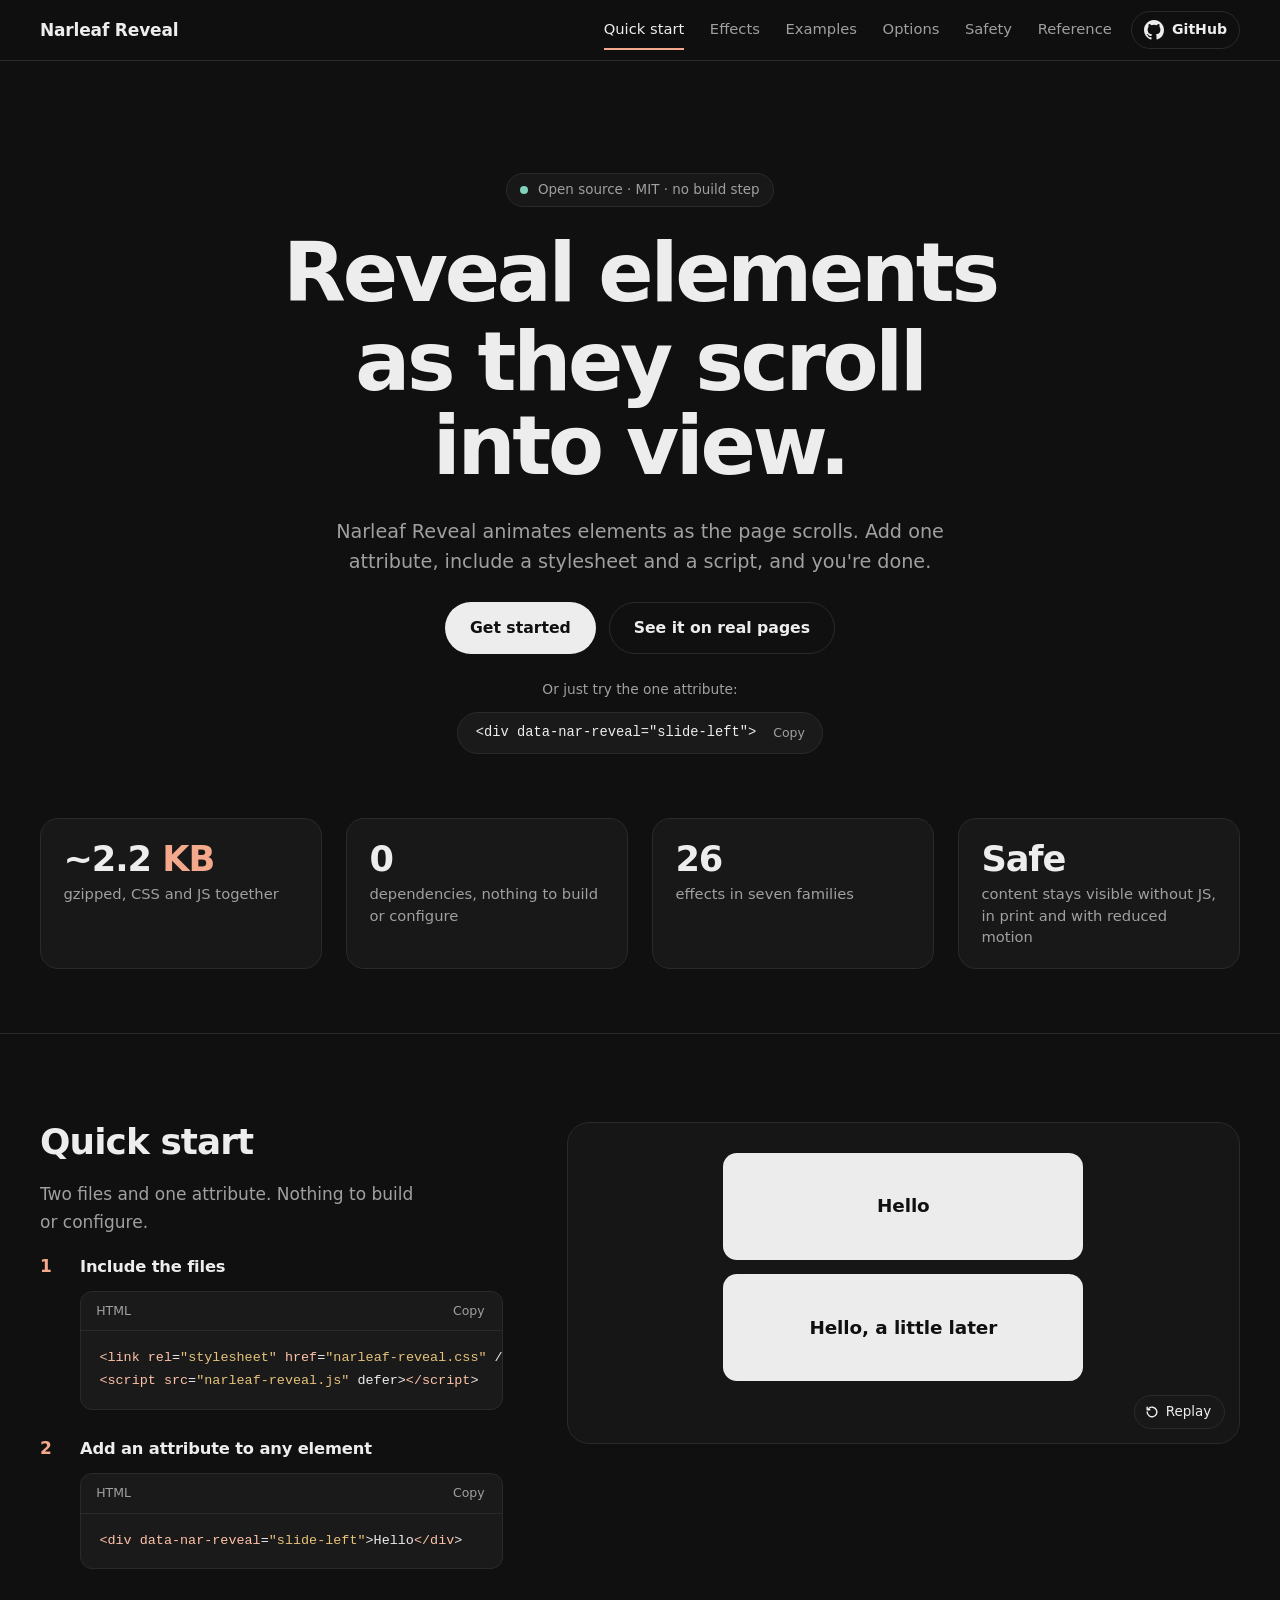
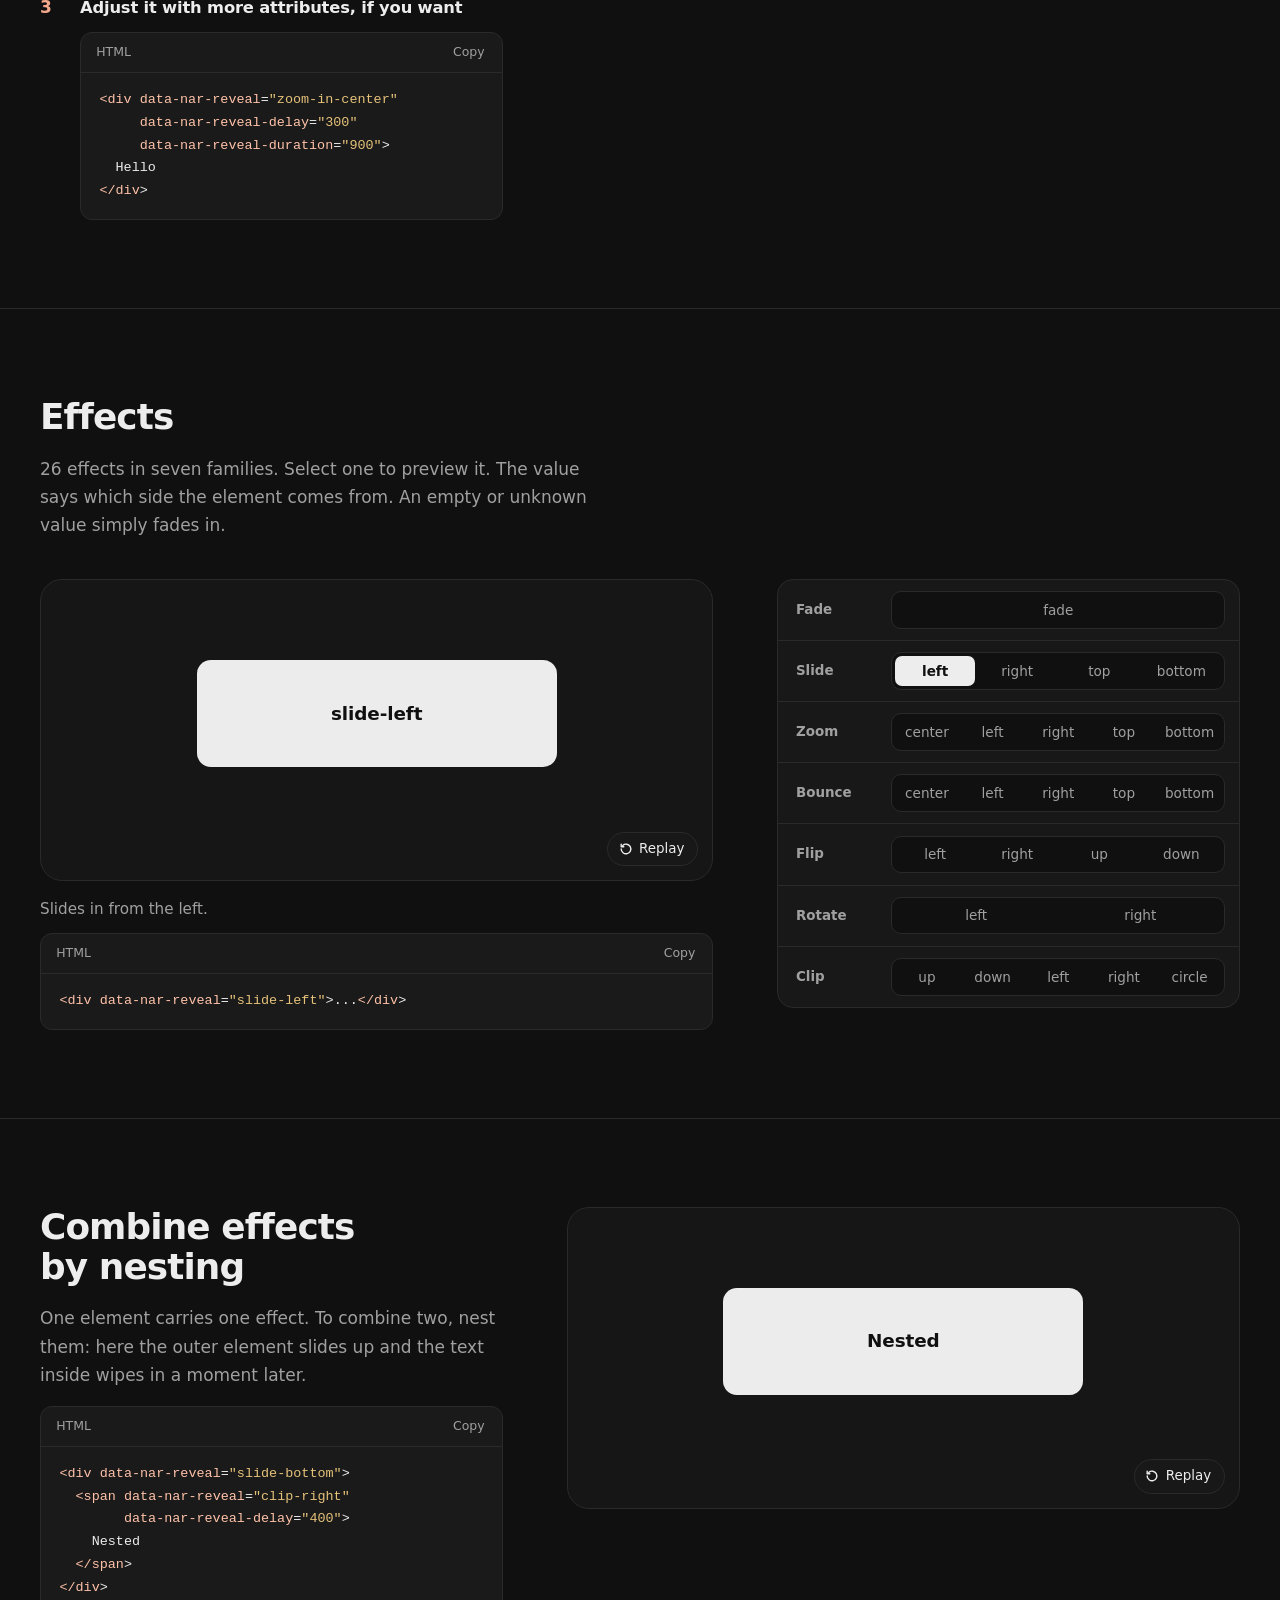
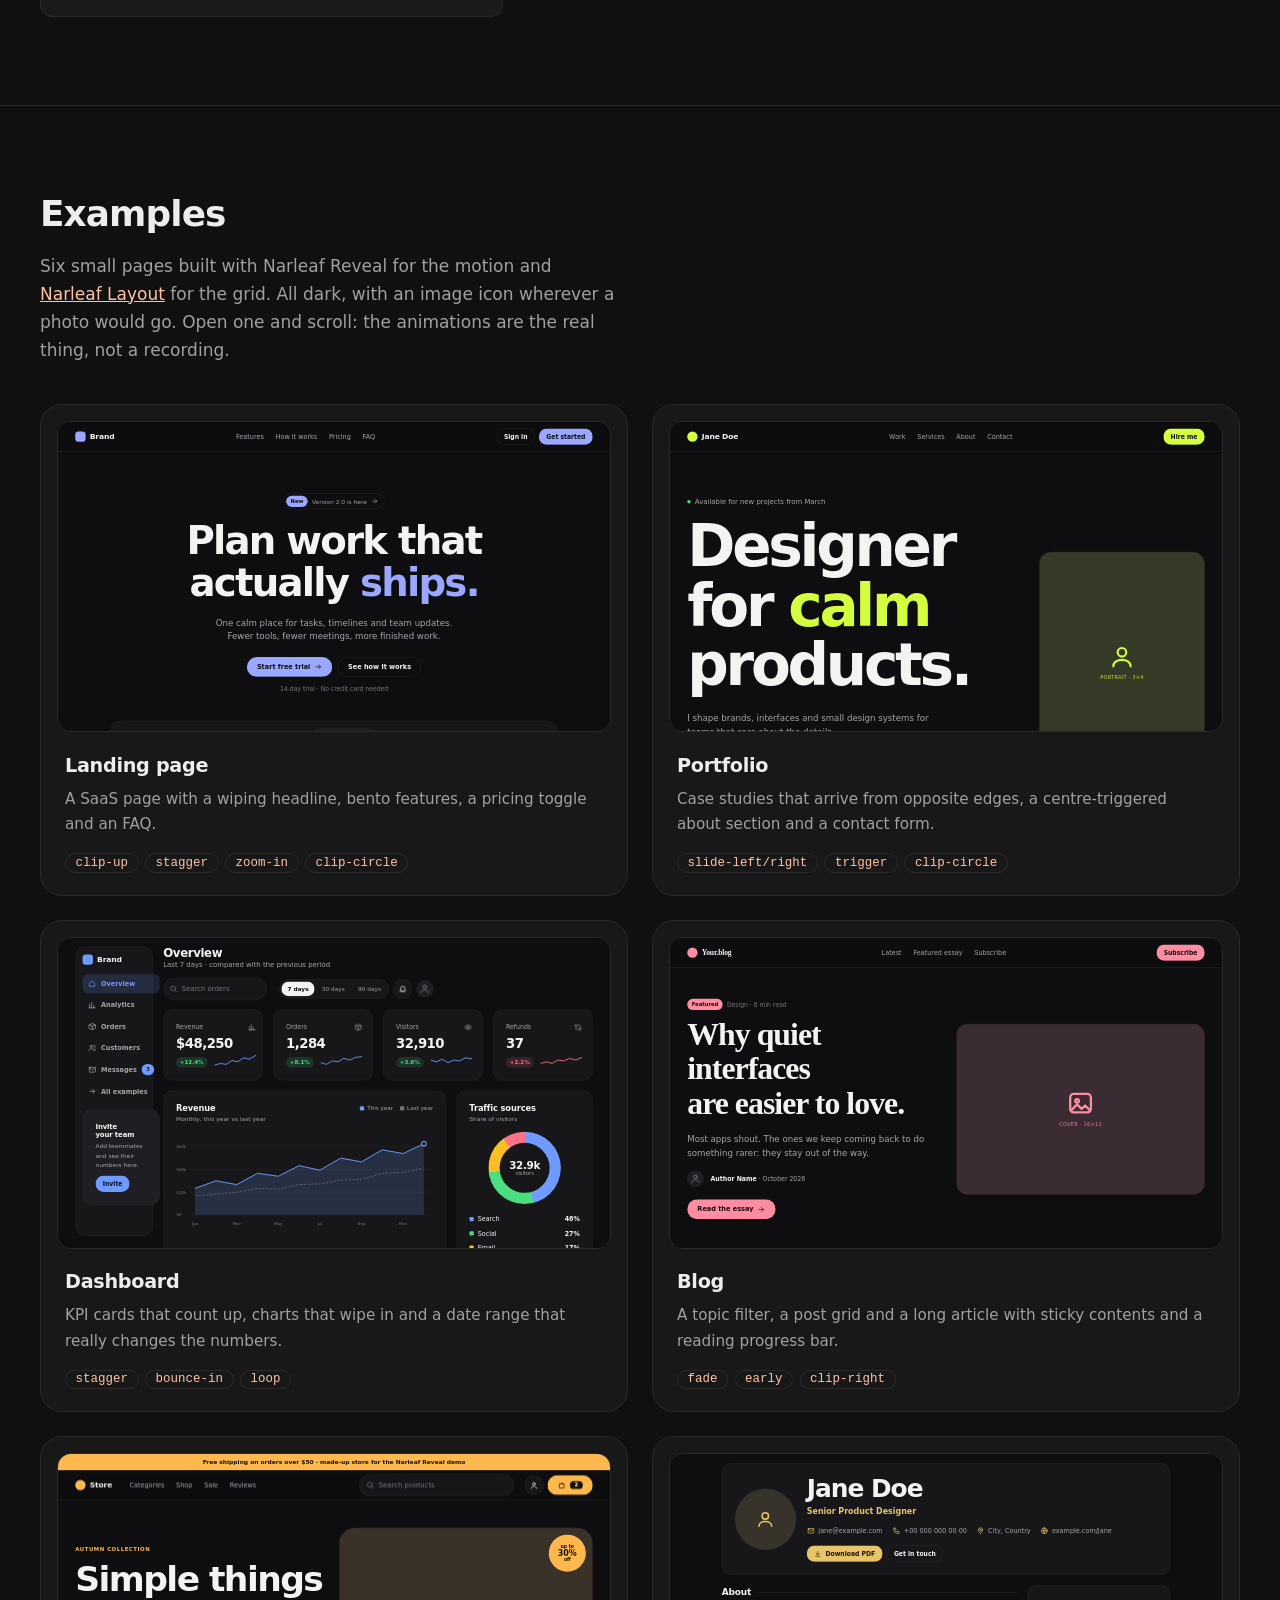
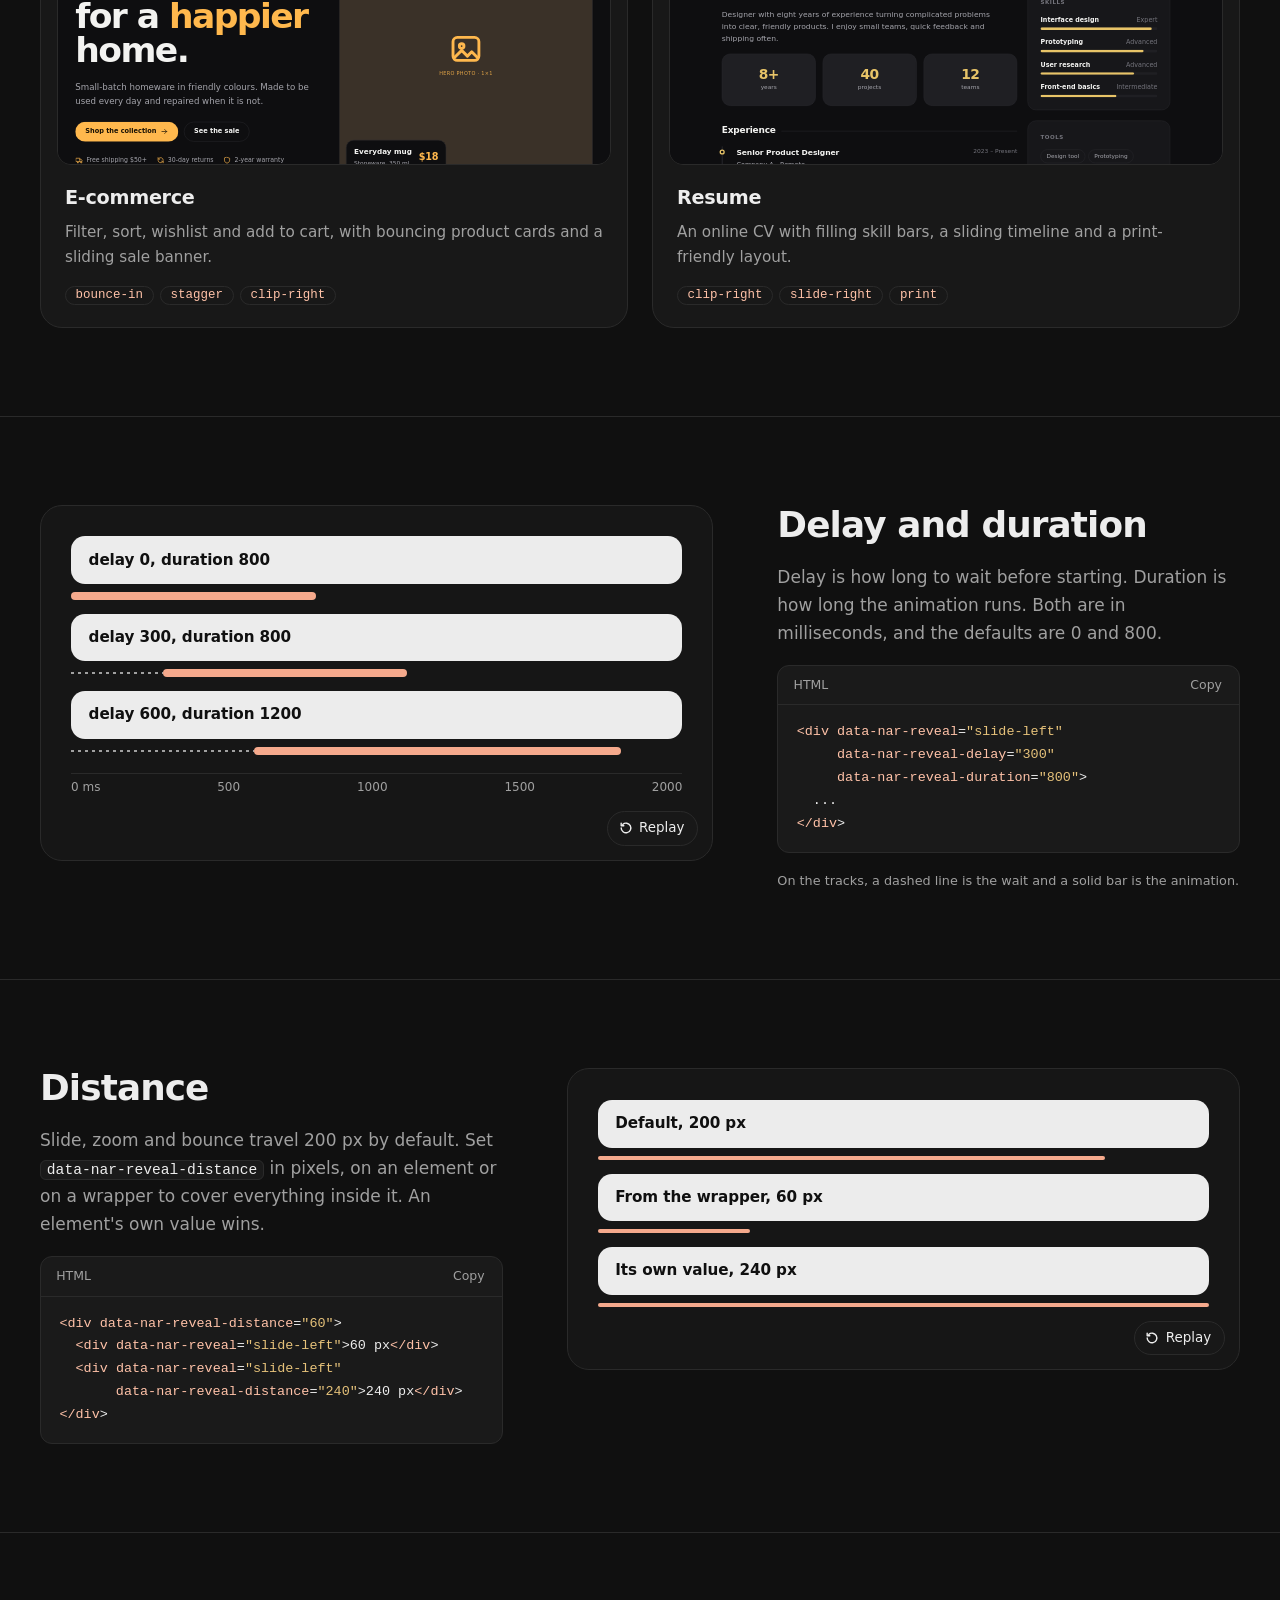
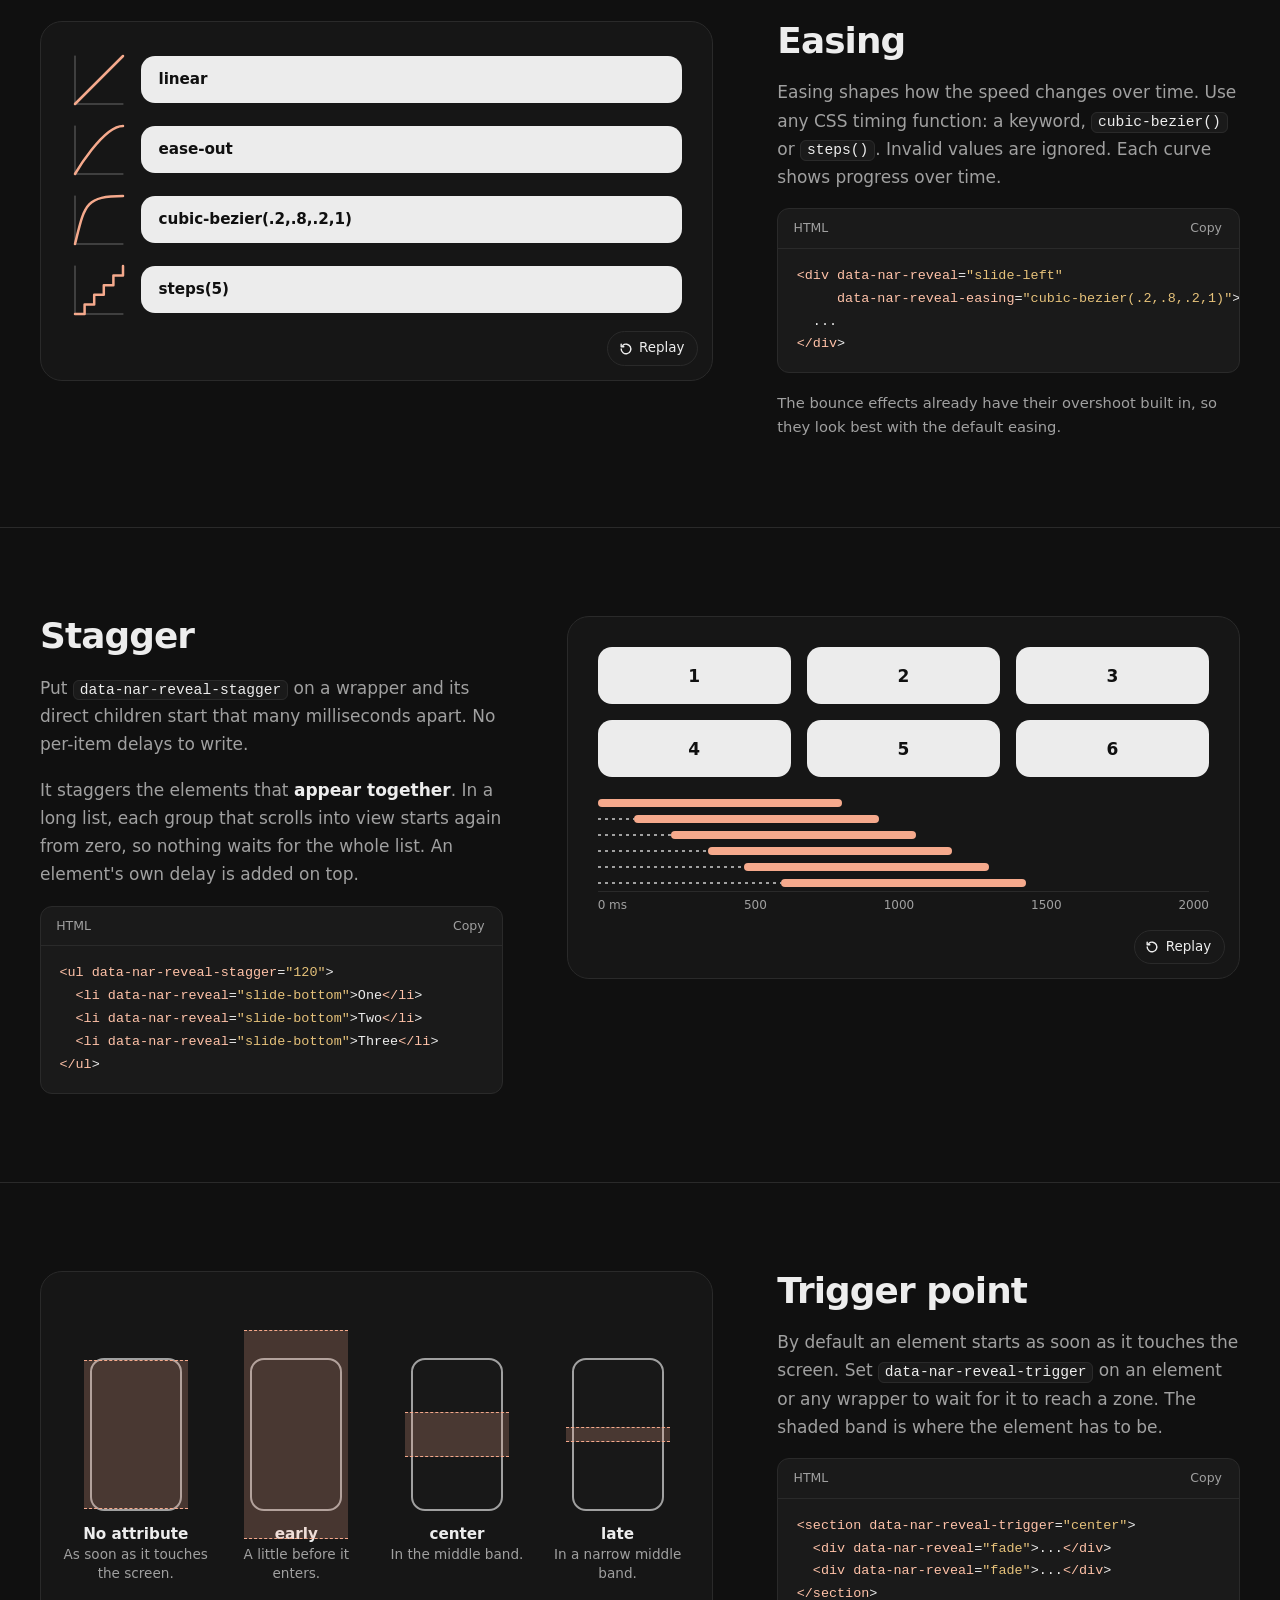
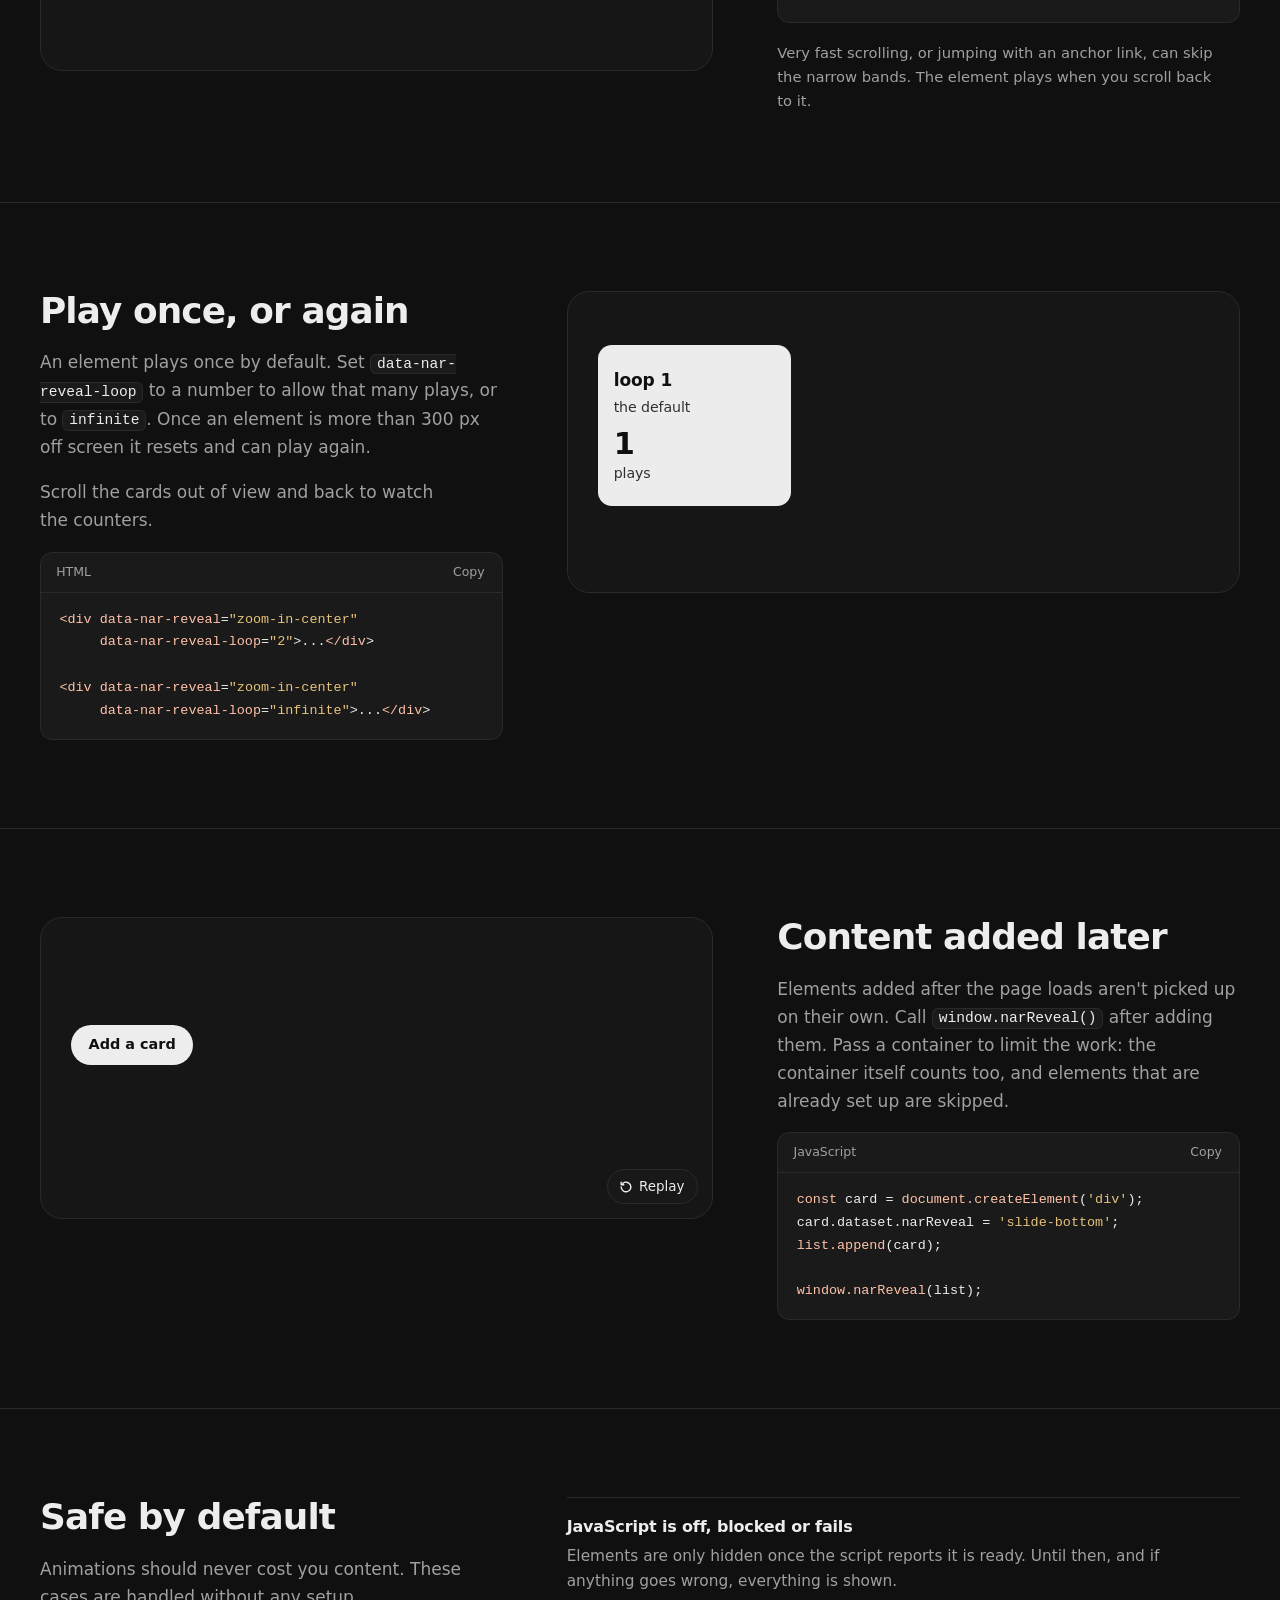
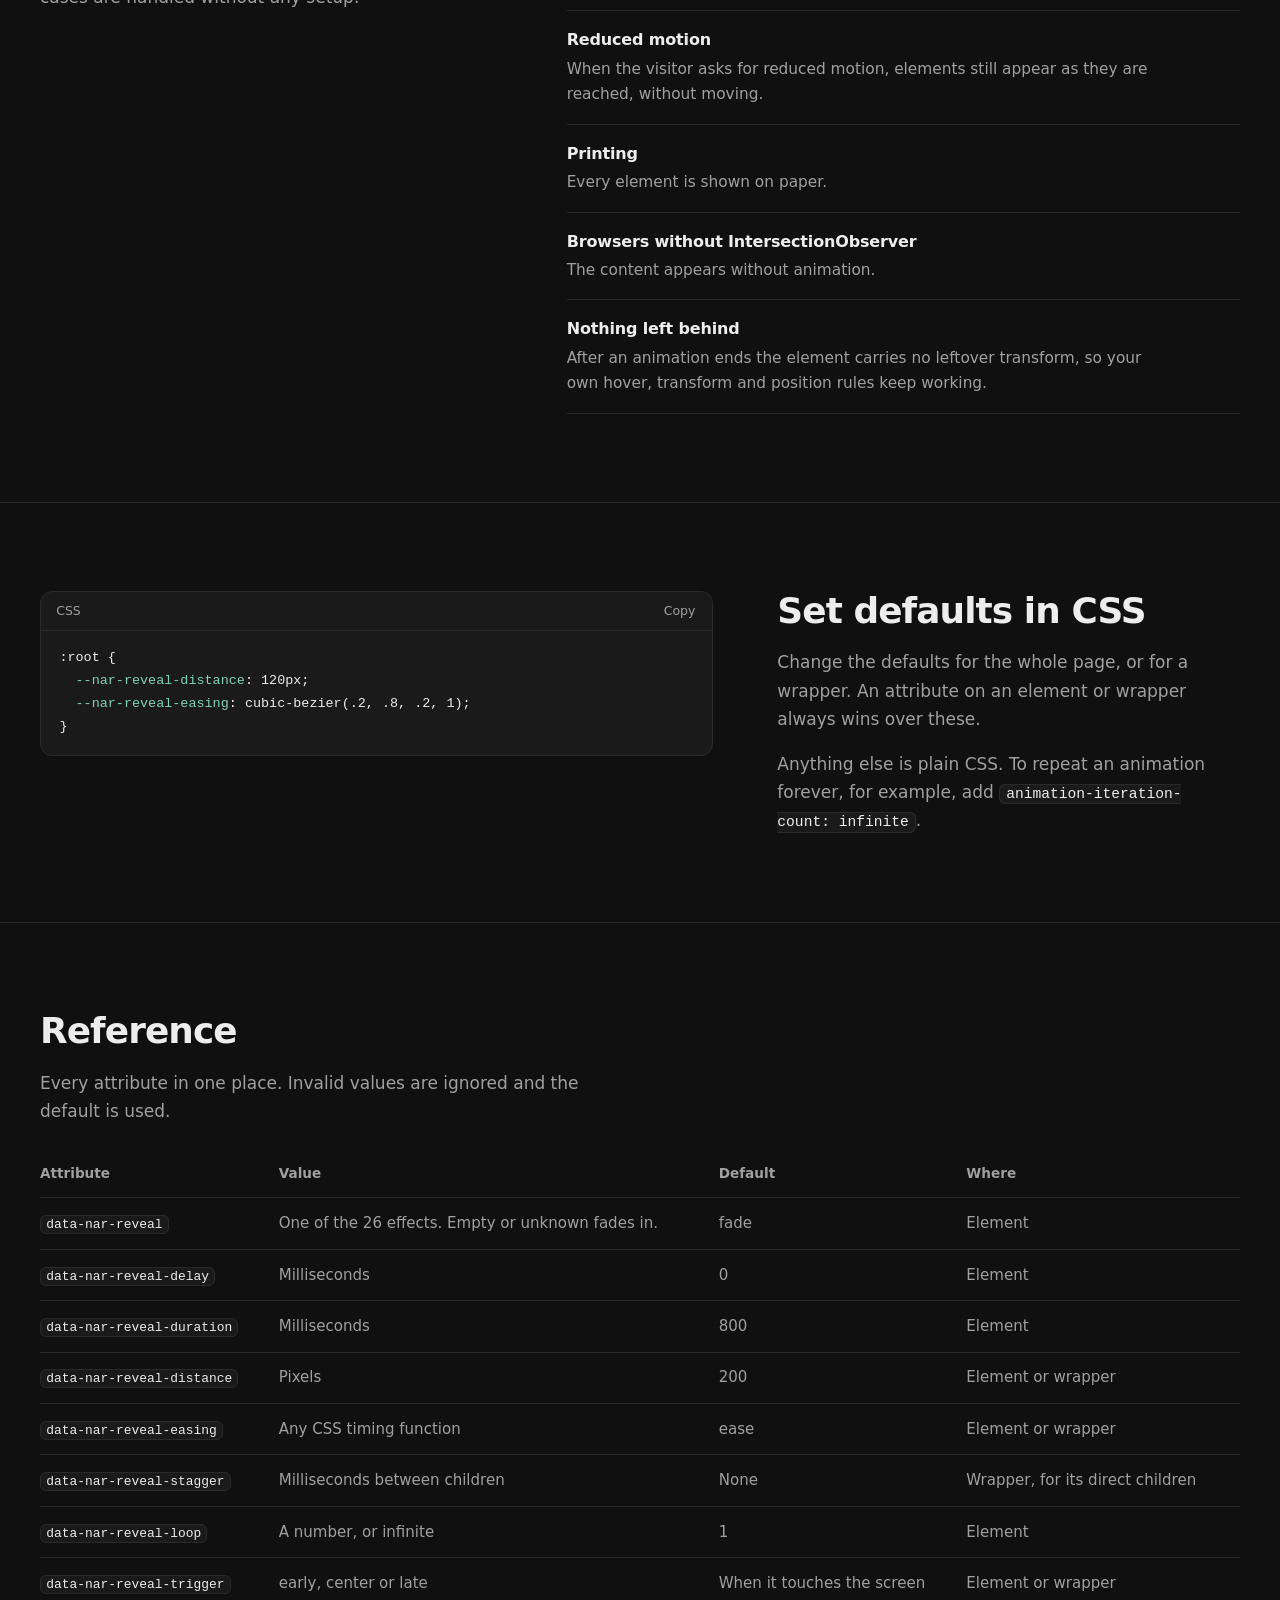
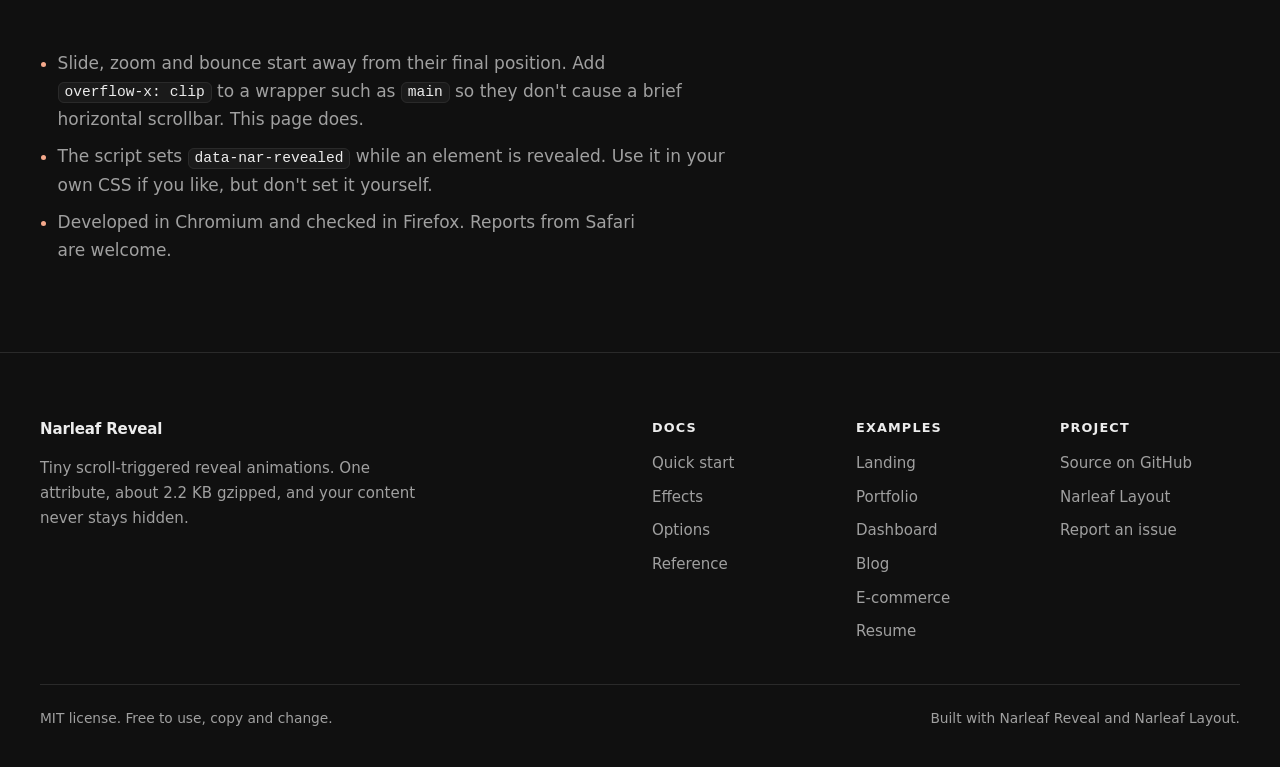
<file: index.html>
<!DOCTYPE html>
<html lang="en">
<head>
  <meta charset="UTF-8" />
  <meta name="viewport" content="width=device-width, initial-scale=1.0" />
  <title>Narleaf Reveal: scroll reveal animations</title>
  <meta name="description" content="Narleaf Reveal animates elements into view as the page scrolls. One attribute, no dependencies, 26 effects." />
  <meta name="theme-color" content="#101010" />
  <meta name="color-scheme" content="dark" />
  <meta property="og:type" content="website" />
  <meta property="og:url" content="https://withmehmet.github.io/narleaf-reveal/" />
  <meta property="og:title" content="Narleaf Reveal: scroll reveal animations" />
  <meta property="og:description" content="One attribute, no dependencies, 26 effects. About 2.2 KB gzipped, and content never stays hidden." />
  <meta property="og:image" content="https://withmehmet.github.io/narleaf-reveal/og-image.png" />
  <meta property="og:image:width" content="1200" />
  <meta property="og:image:height" content="630" />
  <meta property="og:image:alt" content="Narleaf Reveal: reveal elements as they scroll into view. About 2.2 KB gzipped, no dependencies, 26 effects." />
  <meta name="twitter:card" content="summary_large_image" />
  <meta name="twitter:image" content="https://withmehmet.github.io/narleaf-reveal/og-image.png" />
  <link rel="icon" href="data:image/svg+xml,%3Csvg xmlns='http://www.w3.org/2000/svg' viewBox='0 0 32 32'%3E%3Crect width='32' height='32' rx='9' fill='%23101010'/%3E%3Crect x='7' y='7' width='18' height='6' rx='3' fill='%23ffc2a8'/%3E%3Crect x='7' y='16' width='12' height='6' rx='3' fill='%23ededed'/%3E%3C/svg%3E" />
  <link rel="stylesheet" href="narleaf-layout.css" />
  <link rel="stylesheet" href="narleaf-reveal.css" />
  <script src="narleaf-reveal.js" defer></script>
  <style>
    :root {
      color-scheme: dark;
      --bg: #101010;
      --panel: #181818;
      --stage: #161616;
      --line: #2a2a2a;
      --ink: #ededed;
      --muted: #a0a0a0;
      --accent: #ffc2a8;      /* links, tags, focus */
      --card: #ececec;        /* demo elements */
      --card-ink: #101010;
      --brand: #f5a98c;
      --code: #1a1a1a;
      --tk-s: #e6c27a;
      --tk-v: #7fd1b9;
      --font: "Avenir Next", "Segoe UI Variable Text", "Segoe UI", system-ui, -apple-system, "Helvetica Neue", Arial, sans-serif;
      --mono: ui-monospace, "SF Mono", "Cascadia Code", "Roboto Mono", Consolas, monospace;
    }

    *, *::before, *::after { box-sizing: border-box; }
    html { scroll-padding-top: 72px; -webkit-text-size-adjust: 100%; text-size-adjust: 100%; }
    @media (prefers-reduced-motion: no-preference) { html { scroll-behavior: smooth; } }
    body { margin: 0; background: var(--bg); color: var(--ink); font: 400 1.0625rem/1.65 var(--font); -webkit-font-smoothing: antialiased; }
    main { overflow-x: clip; } /* slide, zoom and bounce start off-position: this keeps them from adding a horizontal scrollbar */
    h1, h2, h3, p, ul, ol, figure, pre { margin: 0; }
    h1, h2, h3 { text-wrap: balance; }   /* even line lengths, no one-word last line */
    p, li { text-wrap: pretty; }         /* avoids a lonely last word */
    a { color: var(--accent); }
    :focus-visible { outline: 2px solid var(--accent); outline-offset: 3px; border-radius: 4px; }


    .skip { position: absolute; left: .75rem; top: -3rem; z-index: 20; background: var(--ink); color: var(--bg); padding: .5rem .9rem; border-radius: 8px; text-decoration: none; font-size: .9rem; }
    .skip:focus { top: .75rem; }

    /* ---------- header ---------- */
    .bar { position: sticky; top: 0; z-index: 10; background: var(--bg); background: color-mix(in srgb, var(--bg) 86%, transparent); -webkit-backdrop-filter: blur(10px); backdrop-filter: blur(10px); border-bottom: 1px solid var(--line); }
    .bar-in { display: flex; align-items: center; gap: 1.2rem; height: 60px; }
    .brand { display: inline-flex; align-items: center; gap: .6rem; font-weight: 650; letter-spacing: -.01em; color: var(--ink); text-decoration: none; white-space: nowrap; }
    .gh { display: inline-flex; align-items: center; gap: .5rem; flex: none; height: 38px; padding-inline: .75rem; border: 1px solid var(--line); border-radius: 99px; color: var(--ink); font-size: .88rem; font-weight: 600; text-decoration: none; transition: border-color .15s, background-color .15s; }
    .gh:hover { border-color: var(--muted); background: var(--panel); }
    .gh:focus-visible { outline: 2px solid var(--brand); outline-offset: 2px; }
    .nav { display: flex; gap: 1.6rem; margin-left: auto; }
    .nav a { color: var(--muted); text-decoration: none; font-size: .92rem; padding-block: .4rem; white-space: nowrap; border-bottom: 2px solid transparent; transition: color .15s; }
    .nav a:hover { color: var(--ink); }
    .nav a[aria-current="true"] { color: var(--ink); border-bottom-color: var(--brand); }
    .menu-btn { display: none; place-items: center; width: 40px; height: 40px; flex: none; border: 1px solid var(--line); border-radius: 12px; background: var(--panel); color: var(--ink); cursor: pointer; }
    .menu-btn svg { width: 18px; height: 18px; }
    @media (max-width: 767px) {
      .nav { display: none; position: absolute; left: 0; right: 0; top: 100%; margin: 0; padding: .4rem 1rem 1rem; flex-direction: column; gap: 0; background: var(--bg); border-bottom: 1px solid var(--line); }
      .nav.is-open { display: flex; }
      .nav a { padding: .85rem .2rem; font-size: 1rem; border-bottom: 1px solid var(--line); }
      .gh span { display: none; }
      .gh { width: 40px; height: 40px; padding: 0; justify-content: center; margin-left: auto; }
      .menu-btn { display: grid; }
    }

    /* ---------- hero ---------- */
    .hero { text-align: center; padding-block: clamp(3.5rem, 9vw, 7rem) clamp(2.5rem, 6vw, 4rem); }
    .hero h1 { font-size: clamp(2.6rem, 6.6vw, 5.1rem); line-height: 1.03; letter-spacing: -.04em; font-weight: 650; max-width: 900px; margin-inline: auto; }
    .hero h1 span { display: block; padding-bottom: .06em; }
    .hero .nar-span-12 > * + * { margin-top: 1.5rem; } /* one rhythm between all hero blocks */
    .lead { max-width: 700px; margin-inline: auto; font-size: 1.2rem; line-height: 1.6; color: var(--muted); }
    .badge-line { display: inline-flex; align-items: center; gap: .6rem; padding: .3rem .85rem; border: 1px solid var(--line); border-radius: 99px; color: var(--muted); font-size: .84rem; background: var(--panel); }
    .badge-line i { width: 8px; height: 8px; border-radius: 50%; background: #7fd1b9; }
    .cta-row { display: flex; flex-wrap: wrap; justify-content: center; gap: .8rem; }
    .cta { display: inline-flex; align-items: center; gap: .55rem; min-height: 48px; padding: .75rem 1.5rem; border: 1.5px solid transparent; border-radius: 99px; font-size: .98rem; font-weight: 620; text-decoration: none; transition: background-color .15s, border-color .15s, color .15s, transform .15s; }
    .cta:active { transform: translateY(1px); }
    .cta--primary { background: var(--ink); color: var(--bg); }
    .cta--primary:hover { background: var(--brand); }
    .cta--ghost { border-color: var(--line); color: var(--ink); }
    .cta--ghost:hover { border-color: var(--muted); background: var(--panel); }
    .try { display: inline-flex; align-items: center; gap: .4rem; max-width: 100%; padding: .35rem .4rem .35rem 1.1rem; border: 1px solid var(--line); border-radius: 99px; background: var(--code); }
    .try code { background: none; border: 0; padding: 0; font-size: .86rem; white-space: nowrap; overflow-x: auto; }
    .try .copy-btn { flex: none; }
    .hint { color: var(--muted); font-size: .86rem; }

    /* ---------- facts strip ---------- */
    .facts { padding-block: 0 clamp(2.5rem, 6vw, 4rem); }
    .fact { height: 100%; padding: 1.3rem 1.4rem; border: 1px solid var(--line); border-radius: 18px; background: var(--panel); }
    .fact b { display: block; font-size: clamp(1.7rem, 3vw, 2.2rem); line-height: 1.1; letter-spacing: -.03em; font-weight: 650; font-variant-numeric: tabular-nums; }
    .fact b em { font-style: normal; color: var(--brand); }
    .fact span { display: block; margin-top: .3rem; color: var(--muted); font-size: .92rem; line-height: 1.45; }

    /* ---------- sections ---------- */
    .section { padding-block: clamp(3.25rem, 7vw, 5.5rem); border-top: 1px solid var(--line); }
    .feature { align-items: start; --nar-gap-inline: clamp(2rem, 5vw, 4.5rem); --nar-gap-block: clamp(2rem, 5vw, 3rem); }
    .copy > * + * { margin-top: 1.1rem; }
    .copy h2 { font-size: clamp(1.7rem, 2.8vw, 2.3rem); line-height: 1.12; letter-spacing: -.025em; font-weight: 650; }
    .copy p { max-width: 36rem; color: var(--muted); }
    .copy p strong { color: var(--ink); font-weight: 600; }
    .note { font-size: .92rem; }
    code { font-family: var(--mono); font-size: .86em; background: var(--code); border: 1px solid var(--line); border-radius: 6px; padding: .08em .4em; color: var(--ink); white-space: nowrap; }
    .copy p code { white-space: normal; }

    /* code blocks */
    .codebox { border: 1px solid var(--line); border-radius: 12px; background: var(--code); overflow: hidden; }
    .codebar { display: flex; align-items: center; justify-content: space-between; padding: .3rem .4rem .3rem .95rem; border-bottom: 1px solid var(--line); font-size: .78rem; color: var(--muted); }
    pre.code { padding: 1rem 1.15rem; overflow-x: auto; font: 400 .84rem/1.7 var(--mono); color: var(--ink); tab-size: 2; }
    pre.code code { background: none; border: 0; padding: 0; font: inherit; white-space: pre; }
    .tk-t, .tk-a, .tk-k, .tk-f { color: var(--accent); }
    .tk-s { color: var(--tk-s); }
    .tk-v { color: var(--tk-v); }
    .tk-c { color: var(--muted); font-style: italic; }
    .copy-btn, .replay, .pill { font: inherit; cursor: pointer; }
    .copy-btn { font-size: .78rem; color: var(--muted); background: transparent; border: 1px solid transparent; border-radius: 7px; padding: .2rem .6rem; transition: color .15s, background-color .15s; }
    .copy-btn:hover { color: var(--ink); background: color-mix(in srgb, var(--ink) 8%, transparent); }
    .copy-btn.done { color: var(--tk-v); }

    /* steps: a true sequence */
    .steps { list-style: none; padding: 0; display: grid; gap: 1.6rem; counter-reset: s; }
    .steps li { counter-increment: s; display: grid; grid-template-columns: 1.6rem minmax(0, 1fr); gap: .25rem .9rem; }
    .steps li::before { content: counter(s); grid-row: span 2; font-weight: 650; color: var(--brand); font-variant-numeric: tabular-nums; line-height: 1.5; }
    .steps h3 { font-size: 1.02rem; font-weight: 600; letter-spacing: -.01em; }
    .steps .codebox { grid-column: 2; margin-top: .4rem; }

    /* ---------- stage ---------- */
    .stage { position: relative; background: var(--stage); border: 1px solid var(--line); border-radius: 22px; overflow: clip; }
    .stage-body { display: grid; gap: 14px; align-content: center; min-height: 300px; padding: 30px 30px 62px; }
    .replay { position: absolute; right: 14px; bottom: 14px; display: inline-flex; align-items: center; gap: .4rem; font-size: .84rem; color: var(--ink); background: var(--panel); border: 1px solid var(--line); border-radius: 99px; padding: .32rem .8rem .32rem .65rem; }
    .replay:hover { border-color: var(--muted); }
    .replay svg { width: 14px; height: 14px; }

    .demo { background: var(--card); color: var(--card-ink); border-radius: 14px; padding: 1rem 1.25rem; font-weight: 600; letter-spacing: -.005em; }
    .demo.sm { padding: .7rem 1.1rem; font-size: .95rem; }
    .demo.big { width: min(78%, 360px); margin-inline: auto; padding: 2.4rem 1.5rem; text-align: center; font-size: 1.15rem; }
    .demo small { font-weight: 450; opacity: .85; margin-left: .4rem; }

    /* time tracks: indigo = the element, orange = time. Dashed: waiting. Solid: animating. */
    .track { position: relative; height: 8px; margin-top: 8px; }
    .track::before { content: ""; position: absolute; left: 0; top: 3px; height: 2px; width: calc(var(--d) / 2000 * 100%); background: repeating-linear-gradient(90deg, var(--muted) 0 3px, transparent 3px 7px); }
    .track i { position: absolute; top: 0; bottom: 0; left: calc(var(--d) / 2000 * 100%); width: calc(var(--w) / 2000 * 100%); border-radius: 99px; background: var(--brand); }
    .ruler { display: flex; justify-content: space-between; margin-top: 4px; font-size: .75rem; color: var(--muted); font-variant-numeric: tabular-nums; border-top: 1px solid var(--line); padding-top: 4px; }
    .legend { font-size: .8rem; color: var(--muted); }

    .row { display: grid; grid-template-columns: 56px minmax(0, 1fr); gap: 14px; align-items: center; }
    .row svg { width: 56px; height: 56px; }
    .row svg path { fill: none; stroke: var(--brand); stroke-width: 2.5; stroke-linecap: round; stroke-linejoin: round; }
    .row svg .axis { stroke: var(--muted); stroke-width: 1; opacity: .6; }
    .span { height: 4px; margin-top: 8px; border-radius: 99px; background: var(--brand); width: var(--px); }
    .tiles .demo { text-align: center; padding: .9rem .5rem; }
    .stack { display: grid; gap: 10px; }
    .btn { font: inherit; font-size: .9rem; font-weight: 600; cursor: pointer; color: var(--bg); background: var(--ink); border: 0; border-radius: 99px; padding: .5rem 1.1rem; justify-self: start; }
    .btn:hover { opacity: .88; }

    /* effect explorer */
    /* effect picker: one panel, one row per family, a segmented control per row */
    .chips { border: 1px solid var(--line); border-radius: 16px; background: var(--panel); overflow: hidden; }
    .fam { display: grid; grid-template-columns: 5.2rem minmax(0, 1fr); align-items: center; gap: .75rem; padding: .7rem .85rem .7rem 1.1rem; }
    .fam + .fam { border-top: 1px solid var(--line); }
    .fam-name { font-size: .84rem; font-weight: 600; color: var(--muted); }
    .seg { display: grid; grid-auto-flow: column; grid-auto-columns: 1fr; border: 1px solid var(--line); border-radius: 10px; background: var(--bg); padding: 3px; gap: 2px; }
    .pill { display: inline-flex; align-items: center; justify-content: center; min-width: 0; font-size: .85rem; line-height: 1.2; color: var(--muted); background: transparent; border: 0; border-radius: 7px; padding: .42rem .3rem; transition: background-color .15s, color .15s; }
    .pill:hover { color: var(--ink); background: color-mix(in srgb, var(--ink) 8%, transparent); }
    .pill[aria-checked="true"] { background: var(--ink); color: var(--bg); font-weight: 600; }
    .pill:focus-visible { outline-offset: 1px; }
    .fx-info { margin-top: 1rem; display: grid; gap: .7rem; }
    .fx-info p { color: var(--muted); font-size: .95rem; }

    /* trigger diagrams */
    .vps { align-content: center; min-height: 400px; padding: 2rem 1.4rem; }
    .vps figure { display: grid; justify-items: center; align-content: start; gap: .8rem; text-align: center; }
    .vp { position: relative; width: min(100%, 92px); aspect-ratio: 9 / 15; background: var(--panel); border: 2px solid var(--muted); border-radius: 14px; }
    .band { position: absolute; left: -8px; right: -8px; background: color-mix(in srgb, var(--brand) 22%, transparent); border-block: 1.5px dashed var(--brand); }
    .vps figcaption { font-size: .85rem; line-height: 1.4; color: var(--muted); }
    .vps figcaption b { display: block; color: var(--ink); font-weight: 600; font-size: .95rem; }

    /* loop counters */
    .counts .demo { display: grid; gap: .15rem; padding: 1.3rem 1rem; }
    .counts .n { font-size: 1.9rem; line-height: 1; font-variant-numeric: tabular-nums; margin-top: .45rem; }
    .counts small { margin: 0; }

    /* examples: flat mini previews, one palette each */
    .ex { display: block; color: inherit; text-decoration: none; background: var(--panel); border: 1px solid var(--line); border-radius: 22px; padding: 1rem 1rem 1.4rem; transition: border-color .15s, transform .2s; }
    .ex:hover { border-color: var(--muted); transform: translateY(-3px); }
    .ex h3 { font-size: 1.2rem; font-weight: 650; letter-spacing: -.015em; margin: 1.1rem .5rem 0; }
    .ex p { color: var(--muted); font-size: .95rem; margin: .35rem .5rem 0; }
    .ex-tags { display: flex; flex-wrap: wrap; gap: .4rem; list-style: none; padding: 0; margin: 1rem .5rem 0; }
    .ex-tags li { font: 400 .78rem var(--mono); color: var(--accent); border: 1px solid var(--line); border-radius: 99px; padding: .1rem .6rem; }
    /* neutral tile with an image icon: shown until the live preview has loaded, so no other cover ever flashes */
    .ex-art { position: relative; aspect-ratio: 16 / 9; border-radius: 14px; overflow: hidden; display: grid; place-items: center; background: var(--stage); border: 1px solid var(--line); }
    .ex-art::before { content: ""; width: 2.4rem; height: 2.4rem; background: var(--muted); opacity: .45; -webkit-mask: var(--ex-icon) center / contain no-repeat; mask: var(--ex-icon) center / contain no-repeat; --ex-icon: url("data:image/svg+xml,%3Csvg xmlns='http://www.w3.org/2000/svg' viewBox='0 0 24 24' fill='none' stroke='black' stroke-width='2' stroke-linecap='round' stroke-linejoin='round'%3E%3Crect x='3' y='4' width='18' height='16' rx='3'/%3E%3Ccircle cx='9' cy='10' r='1.6'/%3E%3Cpath d='M4 18l5-5 4 4 3-3 4 4'/%3E%3C/svg%3E"); }
    /* live preview: the real page in a 1280x720 frame, scaled down to the card (see script) */
    .ex-art iframe { position: absolute; left: 0; top: 0; width: 1280px; height: 720px; border: 0; transform-origin: 0 0; pointer-events: none; z-index: 1; opacity: 0; transition: opacity .4s; }
    .ex-art iframe.on { opacity: 1; }

    /* safe-by-default list, reference */
    .rows { display: grid; }
    .rows > div { padding-block: 1rem; border-top: 1px solid var(--line); }
    .rows > div:last-child { border-bottom: 1px solid var(--line); }
    .rows h3 { font-size: 1rem; font-weight: 600; letter-spacing: -.01em; }
    .rows p { margin-top: .2rem; color: var(--muted); font-size: .96rem; max-width: 38rem; }
    .table-wrap { overflow-x: auto; margin-top: 1.5rem; }
    table { width: 100%; min-width: 680px; border-collapse: collapse; font-size: .94rem; }
    th, td { text-align: left; padding: .8rem 1rem .8rem 0; border-top: 1px solid var(--line); vertical-align: top; }
    th { font-weight: 600; color: var(--muted); font-size: .85rem; border-top: 0; }
    td { color: var(--muted); }
    td:first-child { white-space: nowrap; color: var(--ink); }
    .good { margin-top: 2.5rem; max-width: 44rem; padding-left: 1.1rem; display: grid; gap: .6rem; color: var(--muted); }
    .good li::marker { color: var(--brand); }
    footer { border-top: 1px solid var(--line); padding-block: clamp(2.5rem, 6vw, 4rem) 2.2rem; color: var(--muted); font-size: .94rem; }
    footer p { max-width: 24rem; margin-top: .9rem; }
    .fnav h2 { margin: 0 0 .8rem; font-size: .8rem; font-weight: 650; letter-spacing: .09em; text-transform: uppercase; color: var(--ink); }
    .fnav ul { list-style: none; margin: 0; padding: 0; display: grid; gap: .55rem; }
    .fnav a { color: var(--muted); text-decoration: none; }
    .fnav a:hover { color: var(--ink); text-decoration: underline; text-underline-offset: 4px; }
    .legal { display: flex; flex-wrap: wrap; justify-content: space-between; gap: .4rem 1.5rem; margin-top: 2.5rem; padding-top: 1.4rem; border-top: 1px solid var(--line); font-size: .86rem; }
    .sr-only { position: absolute; width: 1px; height: 1px; overflow: hidden; clip-path: inset(50%); white-space: nowrap; }
    pre.code:focus-visible, .table-wrap:focus-visible { outline-offset: -2px; }

    @media (min-width: 1024px) { /* every second block swaps sides: text, demo / demo, text */
      .feature.flip > :first-child { order: 2; }
    }
    @media (min-width: 1024px) { /* the demo stays in view while its explanation scrolls */
      .feature > .stage, #effects .feature > .nar-span-lg-7 { position: sticky; top: 88px; }
    }
    @media (max-width: 520px) { .fam { grid-template-columns: minmax(0, 1fr); gap: .5rem; padding: .8rem .85rem; } }
    @media (max-width: 520px) {
      .stage-body { padding: 22px 18px 60px; }
    }
    @media (hover: none) { .ex:hover { transform: none; } }
    @media (prefers-reduced-motion: reduce) { .ex, .ex:hover { transition: none; transform: none; } .ex-art iframe { transition: none; } }
  </style>
</head>
<body>
<a class="skip" href="#main">Skip to content</a>

<header class="bar">
  <div class="nar-container nar-pi-auto bar-in">
    <a class="brand" href="#top">Narleaf Reveal</a>
    <nav class="nav" id="site-nav" aria-label="Sections">
      <a href="#start">Quick start</a>
      <a href="#effects">Effects</a>
      <a href="#examples">Examples</a>
      <a href="#timing" data-for="options">Options</a>
      <a href="#safe">Safety</a>
      <a href="#reference">Reference</a>
    </nav>
    <a class="gh" href="https://github.com/withmehmet/narleaf-reveal" target="_blank" rel="noopener noreferrer" aria-label="Narleaf Reveal on GitHub" title="View on GitHub"><svg viewBox="0 0 16 16" width="20" height="20" fill="currentColor" aria-hidden="true"><path d="M8 0C3.58 0 0 3.58 0 8c0 3.54 2.29 6.53 5.47 7.59.4.07.55-.17.55-.38 0-.19-.01-.82-.01-1.49-2.01.37-2.53-.49-2.69-.94-.09-.23-.48-.94-.82-1.13-.28-.15-.68-.52-.01-.53.63-.01 1.08.58 1.23.82.72 1.21 1.87.87 2.33.66.07-.52.28-.87.51-1.07-1.78-.2-3.64-.89-3.64-3.95 0-.87.31-1.59.82-2.15-.08-.2-.36-1.02.08-2.12 0 0 .67-.21 2.2.82a7.6 7.6 0 0 1 4 0c1.53-1.04 2.2-.82 2.2-.82.44 1.1.16 1.92.08 2.12.51.56.82 1.27.82 2.15 0 3.07-1.87 3.75-3.65 3.95.29.25.54.73.54 1.48 0 1.07-.01 1.93-.01 2.2 0 .21.15.46.55.38A8.01 8.01 0 0 0 16 8c0-4.42-3.58-8-8-8z"/></svg><span>GitHub</span></a>
    <button class="menu-btn" type="button" aria-controls="site-nav" aria-expanded="false" aria-label="Menu"><svg viewBox="0 0 24 24" fill="none" stroke="currentColor" stroke-width="2" stroke-linecap="round" aria-hidden="true"><path d="M4 7h16M4 12h16M4 17h16"/></svg></button>
  </div>
</header>

<main id="main">

  <!-- Hero: the headline is revealed by the library itself -->
  <section class="hero" id="top" aria-labelledby="hero-title">
    <div class="nar-container nar-pi-auto nar-grid nar-gap-auto">
      <div class="nar-span-12" data-nar-reveal-stagger="120" data-nar-reveal-distance="24" data-nar-reveal-easing="cubic-bezier(.2,.8,.2,1)">
        <p class="badge-line" data-nar-reveal="fade"><i></i>Open source &middot; MIT &middot; no build step</p>
        <h1 id="hero-title" data-nar-reveal-stagger="140" data-nar-reveal-easing="cubic-bezier(.2,.8,.2,1)">
          <span data-nar-reveal="clip-up" data-nar-reveal-duration="900">Reveal elements</span>
          <span data-nar-reveal="clip-up" data-nar-reveal-duration="900">as they scroll into view.</span>
        </h1>
        <p class="lead" data-nar-reveal="slide-bottom" data-nar-reveal-delay="400">Narleaf Reveal animates elements as the page scrolls. Add one attribute, include a stylesheet and a script, and you're done.</p>
        <div class="cta-row" data-nar-reveal="slide-bottom" data-nar-reveal-delay="550">
          <a class="cta cta--primary" href="#start">Get started</a>
          <a class="cta cta--ghost" href="#examples">See it on real pages</a>
        </div>
        <div data-nar-reveal="fade" data-nar-reveal-delay="750">
          <p class="hint" style="margin-bottom:.7rem">Or just try the one attribute:</p>
          <div class="try"><code>&lt;div data-nar-reveal="slide-left"&gt;</code><button class="copy-btn" type="button" data-copy="&lt;div data-nar-reveal=&quot;slide-left&quot;&gt;" aria-label="Copy the attribute example">Copy</button></div>
        </div>
      </div>
    </div>
  </section>

  <!-- At a glance -->
  <section class="facts" aria-label="At a glance">
    <div class="nar-container nar-pi-auto nar-grid nar-gap-auto" data-nar-reveal-stagger="100" data-nar-reveal-trigger="early" data-nar-reveal-distance="40">
      <div class="nar-span-6 nar-span-lg-3" data-nar-reveal="slide-bottom"><div class="fact"><b>~2.2 <em>KB</em></b><span>gzipped, CSS and JS together</span></div></div>
      <div class="nar-span-6 nar-span-lg-3" data-nar-reveal="slide-bottom"><div class="fact"><b>0</b><span>dependencies, nothing to build or configure</span></div></div>
      <div class="nar-span-6 nar-span-lg-3" data-nar-reveal="slide-bottom"><div class="fact"><b>26</b><span>effects in seven families</span></div></div>
      <div class="nar-span-6 nar-span-lg-3" data-nar-reveal="slide-bottom"><div class="fact"><b>Safe</b><span>content stays visible without JS, in print and with reduced motion</span></div></div>
    </div>
  </section>

  <!-- Quick start -->
  <section class="section" id="start" data-nav="start">
    <div class="nar-container nar-pi-auto nar-grid nar-gap-auto feature">
      <div class="copy nar-span-12 nar-span-lg-5">
        <h2>Quick start</h2>
        <p>Two files and one attribute. Nothing to build or configure.</p>
        <ol class="steps">
          <li>
            <h3>Include the files</h3>
            <pre class="code" data-lang="html"><code>&lt;link rel="stylesheet" href="narleaf-reveal.css" /&gt;
&lt;script src="narleaf-reveal.js" defer&gt;&lt;/script&gt;</code></pre>
          </li>
          <li>
            <h3>Add an attribute to any element</h3>
            <pre class="code" data-lang="html"><code>&lt;div data-nar-reveal="slide-left"&gt;Hello&lt;/div&gt;</code></pre>
          </li>
          <li>
            <h3>Adjust it with more attributes, if you want</h3>
            <pre class="code" data-lang="html"><code>&lt;div data-nar-reveal="zoom-in-center"
     data-nar-reveal-delay="300"
     data-nar-reveal-duration="900"&gt;
  Hello
&lt;/div&gt;</code></pre>
          </li>
        </ol>
      </div>
      <div class="stage nar-span-12 nar-span-lg-7" data-stage>
        <div class="stage-body">
          <div class="demo big" data-nar-reveal="slide-left">Hello</div>
          <div class="demo big" data-nar-reveal="zoom-in-center" data-nar-reveal-delay="300" data-nar-reveal-duration="900">Hello, a little later</div>
        </div>
        <button class="replay" type="button"></button>
      </div>
    </div>
  </section>

  <!-- Effects explorer -->
  <section class="section" id="effects" data-nav="effects">
    <div class="nar-container nar-pi-auto">
      <div class="copy" style="margin-bottom:2.5rem">
        <h2>Effects</h2>
        <p>26 effects in seven families. Select one to preview it. The value says which side the element comes from. An empty or unknown value simply fades in.</p>
      </div>
      <div class="nar-grid nar-gap-auto feature flip">
        <div class="nar-span-12 nar-span-lg-5">
          <div class="chips" id="fx-chips" role="radiogroup" aria-label="Effect"></div>
        </div>
        <div class="nar-span-12 nar-span-lg-7">
          <div class="stage" data-stage>
            <div class="stage-body" id="fx-body">
              <div class="demo big" data-nar-reveal="slide-left">slide-left</div>
            </div>
            <button class="replay" type="button"></button>
          </div>
          <div class="fx-info">
            <p id="fx-desc" aria-live="polite"></p>
            <pre class="code" data-lang="html"><code id="fx-code"></code></pre>
          </div>
        </div>
      </div>
    </div>
  </section>

  <section class="section" id="nesting" data-nav="effects">
    <div class="nar-container nar-pi-auto nar-grid nar-gap-auto feature">
      <div class="copy nar-span-12 nar-span-lg-5">
        <h2>Combine effects by nesting</h2>
        <p>One element carries one effect. To combine two, nest them: here the outer element slides up and the text inside wipes in a moment later.</p>
        <pre class="code" data-lang="html"><code>&lt;div data-nar-reveal="slide-bottom"&gt;
  &lt;span data-nar-reveal="clip-right"
        data-nar-reveal-delay="400"&gt;
    Nested
  &lt;/span&gt;
&lt;/div&gt;</code></pre>
      </div>
      <div class="stage nar-span-12 nar-span-lg-7" data-stage>
        <div class="stage-body">
          <div class="demo big" data-nar-reveal="slide-bottom"><span data-nar-reveal="clip-right" data-nar-reveal-delay="400" style="display:inline-block">Nested</span></div>
        </div>
        <button class="replay" type="button"></button>
      </div>
    </div>
  </section>

  <!-- Examples -->
  <section class="section" id="examples" data-nav="examples">
    <div class="nar-container nar-pi-auto">
      <div class="copy" style="margin-bottom:2.5rem">
        <h2>Examples</h2>
        <p>Six small pages built with Narleaf Reveal for the motion and <a href="https://github.com/withmehmet/narleaf-layout" target="_blank" rel="noopener noreferrer">Narleaf Layout</a> for the grid. All dark, with an image icon wherever a photo would go. Open one and scroll: the animations are the real thing, not a recording.</p>
      </div>
      <div class="ex-grid nar-grid nar-gap-auto" data-nar-reveal-stagger="120" data-nar-reveal-trigger="early" data-nar-reveal-distance="50">
        <a class="ex nar-span-12 nar-span-md-6" href="examples/landing.html" data-nar-reveal="slide-bottom">
          <div class="ex-art ex-landing" aria-hidden="true"><iframe data-src="examples/landing.html" title="" tabindex="-1" aria-hidden="true"></iframe></div>
          <h3>Landing page</h3>
          <p>A SaaS page with a wiping headline, bento features, a pricing toggle and an FAQ.</p>
          <ul class="ex-tags"><li>clip-up</li><li>stagger</li><li>zoom-in</li><li>clip-circle</li></ul>
        </a>
        <a class="ex nar-span-12 nar-span-md-6" href="examples/portfolio.html" data-nar-reveal="slide-bottom">
          <div class="ex-art ex-portfolio" aria-hidden="true"><iframe data-src="examples/portfolio.html" title="" tabindex="-1" aria-hidden="true"></iframe></div>
          <h3>Portfolio</h3>
          <p>Case studies that arrive from opposite edges, a centre-triggered about section and a contact form.</p>
          <ul class="ex-tags"><li>slide-left/right</li><li>trigger</li><li>clip-circle</li></ul>
        </a>
        <a class="ex nar-span-12 nar-span-md-6" href="examples/dashboard.html" data-nar-reveal="slide-bottom">
          <div class="ex-art ex-dashboard" aria-hidden="true"><iframe data-src="examples/dashboard.html" title="" tabindex="-1" aria-hidden="true"></iframe></div>
          <h3>Dashboard</h3>
          <p>KPI cards that count up, charts that wipe in and a date range that really changes the numbers.</p>
          <ul class="ex-tags"><li>stagger</li><li>bounce-in</li><li>loop</li></ul>
        </a>
        <a class="ex nar-span-12 nar-span-md-6" href="examples/blog.html" data-nar-reveal="slide-bottom">
          <div class="ex-art ex-blog" aria-hidden="true"><iframe data-src="examples/blog.html" title="" tabindex="-1" aria-hidden="true"></iframe></div>
          <h3>Blog</h3>
          <p>A topic filter, a post grid and a long article with sticky contents and a reading progress bar.</p>
          <ul class="ex-tags"><li>fade</li><li>early</li><li>clip-right</li></ul>
        </a>
        <a class="ex nar-span-12 nar-span-md-6" href="examples/ecommerce.html" data-nar-reveal="slide-bottom">
          <div class="ex-art ex-ecommerce" aria-hidden="true"><iframe data-src="examples/ecommerce.html" title="" tabindex="-1" aria-hidden="true"></iframe></div>
          <h3>E-commerce</h3>
          <p>Filter, sort, wishlist and add to cart, with bouncing product cards and a sliding sale banner.</p>
          <ul class="ex-tags"><li>bounce-in</li><li>stagger</li><li>clip-right</li></ul>
        </a>
        <a class="ex nar-span-12 nar-span-md-6" href="examples/resume.html" data-nar-reveal="slide-bottom">
          <div class="ex-art ex-resume" aria-hidden="true"><iframe data-src="examples/resume.html" title="" tabindex="-1" aria-hidden="true"></iframe></div>
          <h3>Resume</h3>
          <p>An online CV with filling skill bars, a sliding timeline and a print-friendly layout.</p>
          <ul class="ex-tags"><li>clip-right</li><li>slide-right</li><li>print</li></ul>
        </a>
      </div>
    </div>
  </section>

  <!-- Timing -->
  <section class="section" id="timing" data-nav="options">
    <div class="nar-container nar-pi-auto nar-grid nar-gap-auto feature flip">
      <div class="copy nar-span-12 nar-span-lg-5">
        <h2>Delay and duration</h2>
        <p>Delay is how long to wait before starting. Duration is how long the animation runs. Both are in milliseconds, and the defaults are 0 and 800.</p>
        <pre class="code" data-lang="html"><code>&lt;div data-nar-reveal="slide-left"
     data-nar-reveal-delay="300"
     data-nar-reveal-duration="800"&gt;
  ...
&lt;/div&gt;</code></pre>
        <p class="legend">On the tracks, a dashed line is the wait and a solid bar is the animation.</p>
      </div>
      <div class="stage nar-span-12 nar-span-lg-7" data-stage>
        <div class="stage-body">
          <div>
            <div class="demo sm" data-nar-reveal="slide-left" data-nar-reveal-delay="0" data-nar-reveal-duration="800">delay 0, duration 800</div>
            <div class="track" style="--d:0;--w:800"><i></i></div>
          </div>
          <div>
            <div class="demo sm" data-nar-reveal="slide-left" data-nar-reveal-delay="300" data-nar-reveal-duration="800">delay 300, duration 800</div>
            <div class="track" style="--d:300;--w:800"><i></i></div>
          </div>
          <div>
            <div class="demo sm" data-nar-reveal="slide-left" data-nar-reveal-delay="600" data-nar-reveal-duration="1200">delay 600, duration 1200</div>
            <div class="track" style="--d:600;--w:1200"><i></i></div>
          </div>
          <div class="ruler" aria-hidden="true"><span>0 ms</span><span>500</span><span>1000</span><span>1500</span><span>2000</span></div>
        </div>
        <button class="replay" type="button"></button>
      </div>
    </div>
  </section>

  <section class="section" id="distance" data-nav="options">
    <div class="nar-container nar-pi-auto nar-grid nar-gap-auto feature">
      <div class="copy nar-span-12 nar-span-lg-5">
        <h2>Distance</h2>
        <p>Slide, zoom and bounce travel 200 px by default. Set <code>data-nar-reveal-distance</code> in pixels, on an element or on a wrapper to cover everything inside it. An element's own value wins.</p>
        <pre class="code" data-lang="html"><code>&lt;div data-nar-reveal-distance="60"&gt;
  &lt;div data-nar-reveal="slide-left"&gt;60 px&lt;/div&gt;
  &lt;div data-nar-reveal="slide-left"
       data-nar-reveal-distance="240"&gt;240 px&lt;/div&gt;
&lt;/div&gt;</code></pre>
      </div>
      <div class="stage nar-span-12 nar-span-lg-7" data-stage>
        <div class="stage-body">
          <div>
            <div class="demo sm" data-nar-reveal="slide-left">Default, 200 px</div>
            <div class="span" style="--px:83%"></div>
          </div>
          <div data-nar-reveal-distance="60">
            <div class="demo sm" data-nar-reveal="slide-left">From the wrapper, 60 px</div>
            <div class="span" style="--px:25%"></div>
          </div>
          <div data-nar-reveal-distance="60">
            <div class="demo sm" data-nar-reveal="slide-left" data-nar-reveal-distance="240">Its own value, 240 px</div>
            <div class="span" style="--px:100%"></div>
          </div>
        </div>
        <button class="replay" type="button"></button>
      </div>
    </div>
  </section>

  <section class="section" id="easing" data-nav="options">
    <div class="nar-container nar-pi-auto nar-grid nar-gap-auto feature flip">
      <div class="copy nar-span-12 nar-span-lg-5">
        <h2>Easing</h2>
        <p>Easing shapes how the speed changes over time. Use any CSS timing function: a keyword, <code>cubic-bezier()</code> or <code>steps()</code>. Invalid values are ignored. Each curve shows progress over time.</p>
        <pre class="code" data-lang="html"><code>&lt;div data-nar-reveal="slide-left"
     data-nar-reveal-easing="cubic-bezier(.2,.8,.2,1)"&gt;
  ...
&lt;/div&gt;</code></pre>
        <p class="note">The bounce effects already have their overshoot built in, so they look best with the default easing.</p>
      </div>
      <div class="stage nar-span-12 nar-span-lg-7" data-stage>
        <div class="stage-body">
          <div class="row"><svg viewBox="-4 -4 56 56" data-curve="linear" aria-hidden="true"></svg>
            <div class="demo sm" data-nar-reveal="slide-left" data-nar-reveal-distance="160" data-nar-reveal-duration="1400" data-nar-reveal-easing="linear">linear</div></div>
          <div class="row"><svg viewBox="-4 -4 56 56" data-curve="ease-out" aria-hidden="true"></svg>
            <div class="demo sm" data-nar-reveal="slide-left" data-nar-reveal-distance="160" data-nar-reveal-duration="1400" data-nar-reveal-easing="ease-out">ease-out</div></div>
          <div class="row"><svg viewBox="-4 -4 56 56" data-curve="cubic-bezier(.2,.8,.2,1)" aria-hidden="true"></svg>
            <div class="demo sm" data-nar-reveal="slide-left" data-nar-reveal-distance="160" data-nar-reveal-duration="1400" data-nar-reveal-easing="cubic-bezier(.2,.8,.2,1)">cubic-bezier(.2,.8,.2,1)</div></div>
          <div class="row"><svg viewBox="-4 -4 56 56" data-curve="steps(5)" aria-hidden="true"></svg>
            <div class="demo sm" data-nar-reveal="slide-left" data-nar-reveal-distance="160" data-nar-reveal-duration="1400" data-nar-reveal-easing="steps(5)">steps(5)</div></div>
        </div>
        <button class="replay" type="button"></button>
      </div>
    </div>
  </section>

  <!-- Stagger -->
  <section class="section" id="stagger" data-nav="options">
    <div class="nar-container nar-pi-auto nar-grid nar-gap-auto feature">
      <div class="copy nar-span-12 nar-span-lg-5">
        <h2>Stagger</h2>
        <p>Put <code>data-nar-reveal-stagger</code> on a wrapper and its direct children start that many milliseconds apart. No per-item delays to write.</p>
        <p>It staggers the elements that <strong>appear together</strong>. In a long list, each group that scrolls into view starts again from zero, so nothing waits for the whole list. An element's own delay is added on top.</p>
        <pre class="code" data-lang="html"><code>&lt;ul data-nar-reveal-stagger="120"&gt;
  &lt;li data-nar-reveal="slide-bottom"&gt;One&lt;/li&gt;
  &lt;li data-nar-reveal="slide-bottom"&gt;Two&lt;/li&gt;
  &lt;li data-nar-reveal="slide-bottom"&gt;Three&lt;/li&gt;
&lt;/ul&gt;</code></pre>
      </div>
      <div class="stage nar-span-12 nar-span-lg-7" data-stage>
        <div class="stage-body">
          <div class="tiles nar-grid nar-gap-16" data-nar-reveal-stagger="120">
            <div class="demo nar-span-4" data-nar-reveal="slide-bottom" data-nar-reveal-distance="40">1</div>
            <div class="demo nar-span-4" data-nar-reveal="slide-bottom" data-nar-reveal-distance="40">2</div>
            <div class="demo nar-span-4" data-nar-reveal="slide-bottom" data-nar-reveal-distance="40">3</div>
            <div class="demo nar-span-4" data-nar-reveal="slide-bottom" data-nar-reveal-distance="40">4</div>
            <div class="demo nar-span-4" data-nar-reveal="slide-bottom" data-nar-reveal-distance="40">5</div>
            <div class="demo nar-span-4" data-nar-reveal="slide-bottom" data-nar-reveal-distance="40">6</div>
          </div>
          <div aria-hidden="true">
            <div class="track" style="--d:0;--w:800"><i></i></div>
            <div class="track" style="--d:120;--w:800"><i></i></div>
            <div class="track" style="--d:240;--w:800"><i></i></div>
            <div class="track" style="--d:360;--w:800"><i></i></div>
            <div class="track" style="--d:480;--w:800"><i></i></div>
            <div class="track" style="--d:600;--w:800"><i></i></div>
            <div class="ruler"><span>0 ms</span><span>500</span><span>1000</span><span>1500</span><span>2000</span></div>
          </div>
        </div>
        <button class="replay" type="button"></button>
      </div>
    </div>
  </section>

  <!-- Trigger -->
  <section class="section" id="trigger" data-nav="options">
    <div class="nar-container nar-pi-auto nar-grid nar-gap-auto feature flip">
      <div class="copy nar-span-12 nar-span-lg-5">
        <h2>Trigger point</h2>
        <p>By default an element starts as soon as it touches the screen. Set <code>data-nar-reveal-trigger</code> on an element or any wrapper to wait for it to reach a zone. The shaded band is where the element has to be.</p>
        <pre class="code" data-lang="html"><code>&lt;section data-nar-reveal-trigger="center"&gt;
  &lt;div data-nar-reveal="fade"&gt;...&lt;/div&gt;
  &lt;div data-nar-reveal="fade"&gt;...&lt;/div&gt;
&lt;/section&gt;</code></pre>
        <p class="note">Very fast scrolling, or jumping with an anchor link, can skip the narrow bands. The element plays when you scroll back to it.</p>
      </div>
      <div class="stage vps nar-span-12 nar-span-lg-7 nar-grid nar-gap-16" aria-label="Trigger zones on a screen">
        <figure class="nar-span-6 nar-span-md-3"><div class="vp"><div class="band" style="top:0;height:100%"></div></div>
          <figcaption><b>No attribute</b>As soon as it touches the screen.</figcaption></figure>
        <figure class="nar-span-6 nar-span-md-3"><div class="vp"><div class="band" style="top:-20%;height:140%"></div></div>
          <figcaption><b>early</b>A little before it enters.</figcaption></figure>
        <figure class="nar-span-6 nar-span-md-3"><div class="vp"><div class="band" style="top:35%;height:30%"></div></div>
          <figcaption><b>center</b>In the middle band.</figcaption></figure>
        <figure class="nar-span-6 nar-span-md-3"><div class="vp"><div class="band" style="top:45%;height:10%"></div></div>
          <figcaption><b>late</b>In a narrow middle band.</figcaption></figure>
      </div>
    </div>
  </section>

  <!-- Loop -->
  <section class="section" id="loop" data-nav="options">
    <div class="nar-container nar-pi-auto nar-grid nar-gap-auto feature">
      <div class="copy nar-span-12 nar-span-lg-5">
        <h2>Play once, or again</h2>
        <p>An element plays once by default. Set <code>data-nar-reveal-loop</code> to a number to allow that many plays, or to <code>infinite</code>. Once an element is more than 300 px off screen it resets and can play again.</p>
        <p>Scroll the cards out of view and back to watch the counters.</p>
        <pre class="code" data-lang="html"><code>&lt;div data-nar-reveal="zoom-in-center"
     data-nar-reveal-loop="2"&gt;...&lt;/div&gt;

&lt;div data-nar-reveal="zoom-in-center"
     data-nar-reveal-loop="infinite"&gt;...&lt;/div&gt;</code></pre>
      </div>
      <div class="stage nar-span-12 nar-span-lg-7">
        <div class="stage-body">
          <div class="counts nar-grid nar-gap-16">
            <div class="demo nar-span-12 nar-span-sm-4" data-nar-reveal="zoom-in-center" data-play-count>loop 1<small>the default</small><span class="n">0</span><small>plays</small></div>
            <div class="demo nar-span-12 nar-span-sm-4" data-nar-reveal="zoom-in-center" data-nar-reveal-loop="2" data-nar-reveal-delay="150" data-play-count>loop 2<small>twice, then stays</small><span class="n">0</span><small>plays</small></div>
            <div class="demo nar-span-12 nar-span-sm-4" data-nar-reveal="zoom-in-center" data-nar-reveal-loop="infinite" data-nar-reveal-delay="300" data-play-count>infinite<small>every time</small><span class="n">0</span><small>plays</small></div>
          </div>
        </div>
      </div>
    </div>
  </section>

  <!-- Dynamic content -->
  <section class="section" id="dynamic" data-nav="options">
    <div class="nar-container nar-pi-auto nar-grid nar-gap-auto feature flip">
      <div class="copy nar-span-12 nar-span-lg-5">
        <h2>Content added later</h2>
        <p>Elements added after the page loads aren't picked up on their own. Call <code>window.narReveal()</code> after adding them. Pass a container to limit the work: the container itself counts too, and elements that are already set up are skipped.</p>
        <pre class="code" data-lang="js"><code>const card = document.createElement('div');
card.dataset.narReveal = 'slide-bottom';
list.append(card);

window.narReveal(list);</code></pre>
      </div>
      <div class="stage nar-span-12 nar-span-lg-7" data-stage>
        <div class="stage-body">
          <button class="btn" type="button" id="add-card">Add a card</button>
          <div class="stack" id="stack"></div>
        </div>
        <button class="replay" type="button"></button>
      </div>
    </div>
  </section>

  <!-- Safety -->
  <section class="section" id="safe" data-nav="safe">
    <div class="nar-container nar-pi-auto nar-grid nar-gap-auto feature">
      <div class="copy nar-span-12 nar-span-lg-5">
        <h2>Safe by default</h2>
        <p>Animations should never cost you content. These cases are handled without any setup.</p>
      </div>
      <div class="rows nar-span-12 nar-span-lg-7">
        <div><h3>JavaScript is off, blocked or fails</h3><p>Elements are only hidden once the script reports it is ready. Until then, and if anything goes wrong, everything is shown.</p></div>
        <div><h3>Reduced motion</h3><p>When the visitor asks for reduced motion, elements still appear as they are reached, without moving.</p></div>
        <div><h3>Printing</h3><p>Every element is shown on paper.</p></div>
        <div><h3>Browsers without IntersectionObserver</h3><p>The content appears without animation.</p></div>
        <div><h3>Nothing left behind</h3><p>After an animation ends the element carries no leftover transform, so your own hover, transform and position rules keep working.</p></div>
      </div>
    </div>
  </section>

  <!-- Customize -->
  <section class="section" id="customize" data-nav="reference">
    <div class="nar-container nar-pi-auto nar-grid nar-gap-auto feature flip">
      <div class="copy nar-span-12 nar-span-lg-5">
        <h2>Set defaults in CSS</h2>
        <p>Change the defaults for the whole page, or for a wrapper. An attribute on an element or wrapper always wins over these.</p>
        <p>Anything else is plain CSS. To repeat an animation forever, for example, add <code>animation-iteration-count: infinite</code>.</p>
      </div>
      <div class="nar-span-12 nar-span-lg-7">
        <pre class="code" data-lang="css"><code>:root {
  --nar-reveal-distance: 120px;
  --nar-reveal-easing: cubic-bezier(.2, .8, .2, 1);
}</code></pre>
      </div>
    </div>
  </section>

  <!-- Reference -->
  <section class="section" id="reference" data-nav="reference">
    <div class="nar-container nar-pi-auto">
      <div class="copy">
        <h2 id="ref-title">Reference</h2>
        <p>Every attribute in one place. Invalid values are ignored and the default is used.</p>
      </div>
      <div class="table-wrap" role="region" aria-labelledby="ref-title" tabindex="0">
        <table>
          <caption class="sr-only">All Narleaf Reveal attributes with their values, defaults and where they can be placed</caption>
          <thead><tr><th scope="col">Attribute</th><th scope="col">Value</th><th scope="col">Default</th><th scope="col">Where</th></tr></thead>
          <tbody>
            <tr><td><code>data-nar-reveal</code></td><td>One of the 26 effects. Empty or unknown fades in.</td><td>fade</td><td>Element</td></tr>
            <tr><td><code>data-nar-reveal-delay</code></td><td>Milliseconds</td><td>0</td><td>Element</td></tr>
            <tr><td><code>data-nar-reveal-duration</code></td><td>Milliseconds</td><td>800</td><td>Element</td></tr>
            <tr><td><code>data-nar-reveal-distance</code></td><td>Pixels</td><td>200</td><td>Element or wrapper</td></tr>
            <tr><td><code>data-nar-reveal-easing</code></td><td>Any CSS timing function</td><td>ease</td><td>Element or wrapper</td></tr>
            <tr><td><code>data-nar-reveal-stagger</code></td><td>Milliseconds between children</td><td>None</td><td>Wrapper, for its direct children</td></tr>
            <tr><td><code>data-nar-reveal-loop</code></td><td>A number, or infinite</td><td>1</td><td>Element</td></tr>
            <tr><td><code>data-nar-reveal-trigger</code></td><td>early, center or late</td><td>When it touches the screen</td><td>Element or wrapper</td></tr>
          </tbody>
        </table>
      </div>
      <ul class="good">
        <li>Slide, zoom and bounce start away from their final position. Add <code>overflow-x: clip</code> to a wrapper such as <code>main</code> so they don't cause a brief horizontal scrollbar. This page does.</li>
        <li>The script sets <code>data-nar-revealed</code> while an element is revealed. Use it in your own CSS if you like, but don't set it yourself.</li>
        <li>Developed in Chromium and checked in Firefox. Reports from Safari are welcome.</li>
      </ul>
    </div>
  </section>

</main>

<footer>
  <div class="nar-container nar-pi-auto">
    <div class="nar-grid nar-gap-auto">
      <div class="nar-span-12 nar-span-lg-6">
        <a class="brand" href="#top">Narleaf Reveal</a>
        <p>Tiny scroll-triggered reveal animations. One attribute, about 2.2 KB gzipped, and your content never stays hidden.</p>
      </div>
      <nav class="fnav nar-span-6 nar-span-lg-2" aria-labelledby="f-docs"><h2 id="f-docs">Docs</h2><ul><li><a href="#start">Quick start</a></li><li><a href="#effects">Effects</a></li><li><a href="#timing">Options</a></li><li><a href="#reference">Reference</a></li></ul></nav>
      <nav class="fnav nar-span-6 nar-span-lg-2" aria-labelledby="f-ex"><h2 id="f-ex">Examples</h2><ul><li><a href="examples/landing.html">Landing</a></li><li><a href="examples/portfolio.html">Portfolio</a></li><li><a href="examples/dashboard.html">Dashboard</a></li><li><a href="examples/blog.html">Blog</a></li><li><a href="examples/ecommerce.html">E-commerce</a></li><li><a href="examples/resume.html">Resume</a></li></ul></nav>
      <nav class="fnav nar-span-6 nar-span-lg-2" aria-labelledby="f-proj"><h2 id="f-proj">Project</h2><ul><li><a href="https://github.com/withmehmet/narleaf-reveal" target="_blank" rel="noopener noreferrer">Source on GitHub</a></li><li><a href="https://github.com/withmehmet/narleaf-layout" target="_blank" rel="noopener noreferrer">Narleaf Layout</a></li><li><a href="https://github.com/withmehmet/narleaf-reveal/issues" target="_blank" rel="noopener noreferrer">Report an issue</a></li></ul></nav>
    </div>
    <div class="legal"><span>MIT license. Free to use, copy and change.</span><span>Built with Narleaf Reveal and Narleaf Layout.</span></div>
  </div>
</footer>

<script>
/* Demo page behavior. The library itself is only narleaf-reveal.js. */
(() => {
  const $ = (s, r = document) => r.querySelector(s);
  const $$ = (s, r = document) => [...r.querySelectorAll(s)];

  /* ---- syntax highlighting + copy buttons ---- */
  const esc = (s) => s.replace(/&/g, '&amp;').replace(/</g, '&lt;').replace(/>/g, '&gt;');
  const RE = {
    html: /<!--[\s\S]*?-->|<\/?[\w-]+|[\w-]+(?==")|"[^"]*"/g,
    css: /\/\*[\s\S]*?\*\/|--[\w-]+|[\w-]+(?=\s*:)|"[^"]*"/g,
    js: /\/\/.*|'[^']*'|"[^"]*"|\b(?:const|window)\b|\b[\w.]+(?=\()/g,
  };
  const kind = (t, lang) => {
    if (lang === 'html') return t.startsWith('<!--') ? 'c' : t[0] === '<' ? 't' : t[0] === '"' ? 's' : 'a';
    if (lang === 'css') return t.startsWith('/*') ? 'c' : t.startsWith('--') ? 'v' : t[0] === '"' ? 's' : 'k';
    return t.startsWith('//') ? 'c' : /^['"]/.test(t) ? 's' : /^(const|window)$/.test(t) ? 'k' : 'f';
  };
  const hl = (src, lang) => {
    let out = '', last = 0;
    src.replace(RE[lang], (m, i) => {
      out += esc(src.slice(last, i)) + `<span class="tk-${kind(m, lang)}">${esc(m)}</span>`;
      last = i + m.length;
      return m;
    });
    return out + esc(src.slice(last));
  };
  const LANG = { html: 'HTML', css: 'CSS', js: 'JavaScript' };
  $$('pre.code').forEach((pre) => {
    const code = $('code', pre);
    if (code.id !== 'fx-code') code.innerHTML = hl(code.textContent, pre.dataset.lang);
    const box = document.createElement('div');
    box.className = 'codebox';
    const bar = document.createElement('div');
    bar.className = 'codebar';
    bar.innerHTML = `<span>${LANG[pre.dataset.lang] || ''}</span>`;
    const btn = document.createElement('button');
    btn.type = 'button'; btn.className = 'copy-btn'; btn.textContent = 'Copy';
    btn.setAttribute('aria-label', 'Copy ' + (LANG[pre.dataset.lang] || '') + ' code');
    pre.tabIndex = 0; pre.setAttribute('aria-label', (LANG[pre.dataset.lang] || 'Code') + ' example');
    btn.addEventListener('click', async () => {
      try { await navigator.clipboard.writeText(code.textContent); btn.textContent = 'Copied'; btn.classList.add('done'); }
      catch { btn.textContent = 'Press Ctrl+C'; }
      setTimeout(() => { btn.textContent = 'Copy'; btn.classList.remove('done'); }, 1500);
    });
    bar.append(btn);
    pre.replaceWith(box);
    box.append(bar, pre);
  });

  /* ---- hero: one-click copy of the attribute ---- */
  $$('[data-copy]').forEach((b) => b.addEventListener('click', async () => {
    const text = new DOMParser().parseFromString(b.dataset.copy, 'text/html').documentElement.textContent;
    try { await navigator.clipboard.writeText(text); b.textContent = 'Copied'; b.classList.add('done'); }
    catch { b.textContent = 'Press Ctrl+C'; }
    setTimeout(() => { b.textContent = 'Copy'; b.classList.remove('done'); }, 1500);
  }));

  /* ---- easing curves, drawn from each row's own easing value ---- */
  const KEY = { linear: [0, 0, 1, 1], ease: [.25, .1, .25, 1], 'ease-in': [.42, 0, 1, 1], 'ease-out': [0, 0, .58, 1], 'ease-in-out': [.42, 0, .58, 1] };
  const curve = (v) => {
    const S = 48;
    const b = v.startsWith('cubic-bezier') ? v.match(/-?\d*\.?\d+/g).map(Number) : KEY[v];
    if (b) return `M0 ${S} C${b[0] * S} ${S - b[1] * S} ${b[2] * S} ${S - b[3] * S} ${S} 0`;
    const n = +v.match(/\d+/)[0];
    let p = `M0 ${S}`;
    for (let i = 1; i <= n; i++) p += ` H${(S * i) / n} V${S - (S * i) / n}`;
    return p;
  };
  const drawCurves = (root) => $$('[data-curve]', root).forEach((svg) => {
    svg.innerHTML = `<path class="axis" d="M0 0V48H48"/><path d="${curve(svg.dataset.curve)}"/>`;
  });

  /* ---- stages: replay recreates the demo content and asks the library to set it up ---- */
  const REPLAY = '<svg viewBox="0 0 16 16" fill="none" stroke="currentColor" stroke-width="1.6" stroke-linecap="round" stroke-linejoin="round" aria-hidden="true"><path d="M2.5 8a5.5 5.5 0 1 0 1.8-4.1"/><path d="M2.5 2.5v3h3"/></svg>Replay';
  $$('[data-stage]').forEach((stage) => {
    const body = $('.stage-body', stage);
    const btn = $('.replay', stage);
    body._tpl = body.innerHTML;
    btn.innerHTML = REPLAY;
    btn.setAttribute('aria-label', 'Replay this animation');
    btn.addEventListener('click', () => {
      body.innerHTML = body._tpl;
      drawCurves(body);
      window.narReveal?.(body);
    });
  });
  drawCurves(document);

  /* ---- effect explorer ---- */
  const FAMILIES = [
    ['Fade', ['fade']],
    ['Slide', ['slide-left', 'slide-right', 'slide-top', 'slide-bottom']],
    ['Zoom', ['zoom-in-center', 'zoom-in-left', 'zoom-in-right', 'zoom-in-top', 'zoom-in-bottom']],
    ['Bounce', ['bounce-in-center', 'bounce-in-left', 'bounce-in-right', 'bounce-in-top', 'bounce-in-bottom']],
    ['Flip', ['flip-left', 'flip-right', 'flip-up', 'flip-down']],
    ['Rotate', ['rotate-left', 'rotate-right']],
    ['Clip', ['clip-up', 'clip-down', 'clip-left', 'clip-right', 'clip-circle']],
  ];
  const describe = (v) => {
    const s = v.split('-').pop();
    if (v === 'fade') return 'Fades in without moving.';
    if (v.startsWith('slide')) return `Slides in from the ${s}.`;
    if (v.startsWith('zoom')) return s === 'center' ? 'Grows in place.' : `Grows while sliding in from the ${s}.`;
    if (v.startsWith('bounce')) return s === 'center' ? 'Pops in, overshoots, then settles.' : `Bounces in from the ${s}, overshoots, then settles.`;
    if (v.startsWith('flip')) return (s === 'left' || s === 'right') ? 'Flips in around the vertical axis.' : 'Flips in around the horizontal axis.';
    if (v.startsWith('rotate')) return `Rotates in from a quarter turn to the ${s}.`;
    return { up: 'Wipes in upward.', down: 'Wipes in downward.', left: 'Wipes in from the left.', right: 'Wipes in from the right.', circle: 'Opens from the center as a circle.' }[s];
  };
  const chips = $('#fx-chips'), fxBody = $('#fx-body');
  FAMILIES.forEach(([name, values]) => {
    const row = document.createElement('div');
    row.className = 'fam';
    row.innerHTML = `<span class="fam-name">${name}</span><div class="seg"></div>`;
    values.forEach((v) => {
      const word = v === 'fade' ? 'fade' : v.replace(/^[a-z]+-(in-)?/, '');
      const b = document.createElement('button');
      b.type = 'button'; b.className = 'pill'; b.dataset.v = v; b.title = v;
      b.setAttribute('role', 'radio'); b.setAttribute('aria-checked', 'false'); b.tabIndex = -1;
      b.textContent = word;
      $('.seg', row).append(b);
    });
    chips.append(row);
  });
  const pills = $$('.pill', chips);
  const show = (v, play = true) => {
    fxBody._tpl = `<div class="demo big" data-nar-reveal="${v}">${v}</div>`;
    fxBody.innerHTML = fxBody._tpl;
    $('#fx-code').innerHTML = hl(`<div data-nar-reveal="${v}">...</div>`, 'html');
    $('#fx-desc').textContent = describe(v);
    pills.forEach((p) => {
      const on = p.dataset.v === v;
      p.setAttribute('aria-checked', String(on));
      p.tabIndex = on ? 0 : -1;
    });
    if (play) window.narReveal?.(fxBody);
  };
  chips.addEventListener('click', (e) => { const b = e.target.closest('.pill'); if (b) show(b.dataset.v); });
  // arrow keys move through the effects like a radio group
  chips.addEventListener('keydown', (e) => {
    const step = { ArrowRight: 1, ArrowDown: 1, ArrowLeft: -1, ArrowUp: -1 }[e.key];
    if (!step) return;
    e.preventDefault();
    const i = pills.indexOf(document.activeElement);
    const next = pills[(i + step + pills.length) % pills.length];
    next.focus();
    show(next.dataset.v);
  });
  show('slide-left', false);

  /* ---- loop counters ---- */
  document.addEventListener('animationstart', (e) => {
    const el = e.target;
    if (!el.matches?.('[data-play-count]')) return;
    el._n = (el._n || 0) + 1;
    $('.n', el).textContent = el._n;
  });

  /* ---- content added later ---- */
  let cards = 0;
  // Replay recreates the stage content, so listen on the stage and look the stack up each time
  $('#dynamic .stage').addEventListener('click', (e) => {
    if (!e.target.closest('#add-card')) return;
    const stack = $('#stack');
    if (!stack.children.length) cards = 0;
    const card = document.createElement('div');
    card.className = 'demo sm';
    card.dataset.narReveal = 'slide-bottom';
    card.dataset.narRevealDistance = '40';
    card.dataset.narRevealDuration = '700';
    card.textContent = `Card ${++cards}, added by script`;
    if (stack.children.length >= 3) stack.firstElementChild.remove();
    stack.append(card);
    window.narReveal?.(stack);
  });

  /* ---- example cards: show the real page, loaded when its card scrolls into view ---- */
  $$('.ex-art iframe').forEach((frame) => {
    const art = frame.parentElement;
    const fit = () => { frame.style.transform = `scale(${art.clientWidth / 1280})`; };
    new ResizeObserver(fit).observe(art);
    fit();
    const watch = new IntersectionObserver((entries) => {
      if (!entries.some((en) => en.isIntersecting)) return;
      watch.disconnect();
      frame.addEventListener('load', () => frame.classList.add('on'), { once: true });
      frame.src = frame.dataset.src;
    }, { threshold: 0.3 });
    watch.observe(art);
  });

  /* ---- mobile menu ---- */
  const menuBtn = $('.menu-btn'), siteNav = $('#site-nav');
  const setMenu = (open) => { menuBtn.setAttribute('aria-expanded', String(open)); siteNav.classList.toggle('is-open', open); };
  menuBtn.addEventListener('click', () => setMenu(menuBtn.getAttribute('aria-expanded') !== 'true'));
  siteNav.addEventListener('click', (e) => { if (e.target.closest('a')) setMenu(false); });
  document.addEventListener('keydown', (e) => { if (e.key === 'Escape') setMenu(false); });

  /* ---- current section in the header ----
     The section whose top has passed the upper third wins; at the very bottom the last one wins,
     so "Reference" can still be reached on a short final section. */
  const links = $$('.nav a');
  const sections = $$('[data-nav]');
  let ticking = false;
  const mark = () => {
    ticking = false;
    const atEnd = innerHeight + scrollY >= document.documentElement.scrollHeight - 4;
    let name = sections[0].dataset.nav;
    if (atEnd) name = sections[sections.length - 1].dataset.nav;
    else for (const sec of sections) if (sec.getBoundingClientRect().top <= innerHeight * 0.35) name = sec.dataset.nav;
    links.forEach((a) => a.setAttribute('aria-current', String((a.dataset.for || a.getAttribute('href').slice(1)) === name)));
  };
  addEventListener('scroll', () => { if (!ticking) { ticking = true; requestAnimationFrame(mark); } }, { passive: true });
  addEventListener('resize', mark);
  mark();
})();
</script>
</body>
</html>
</file>
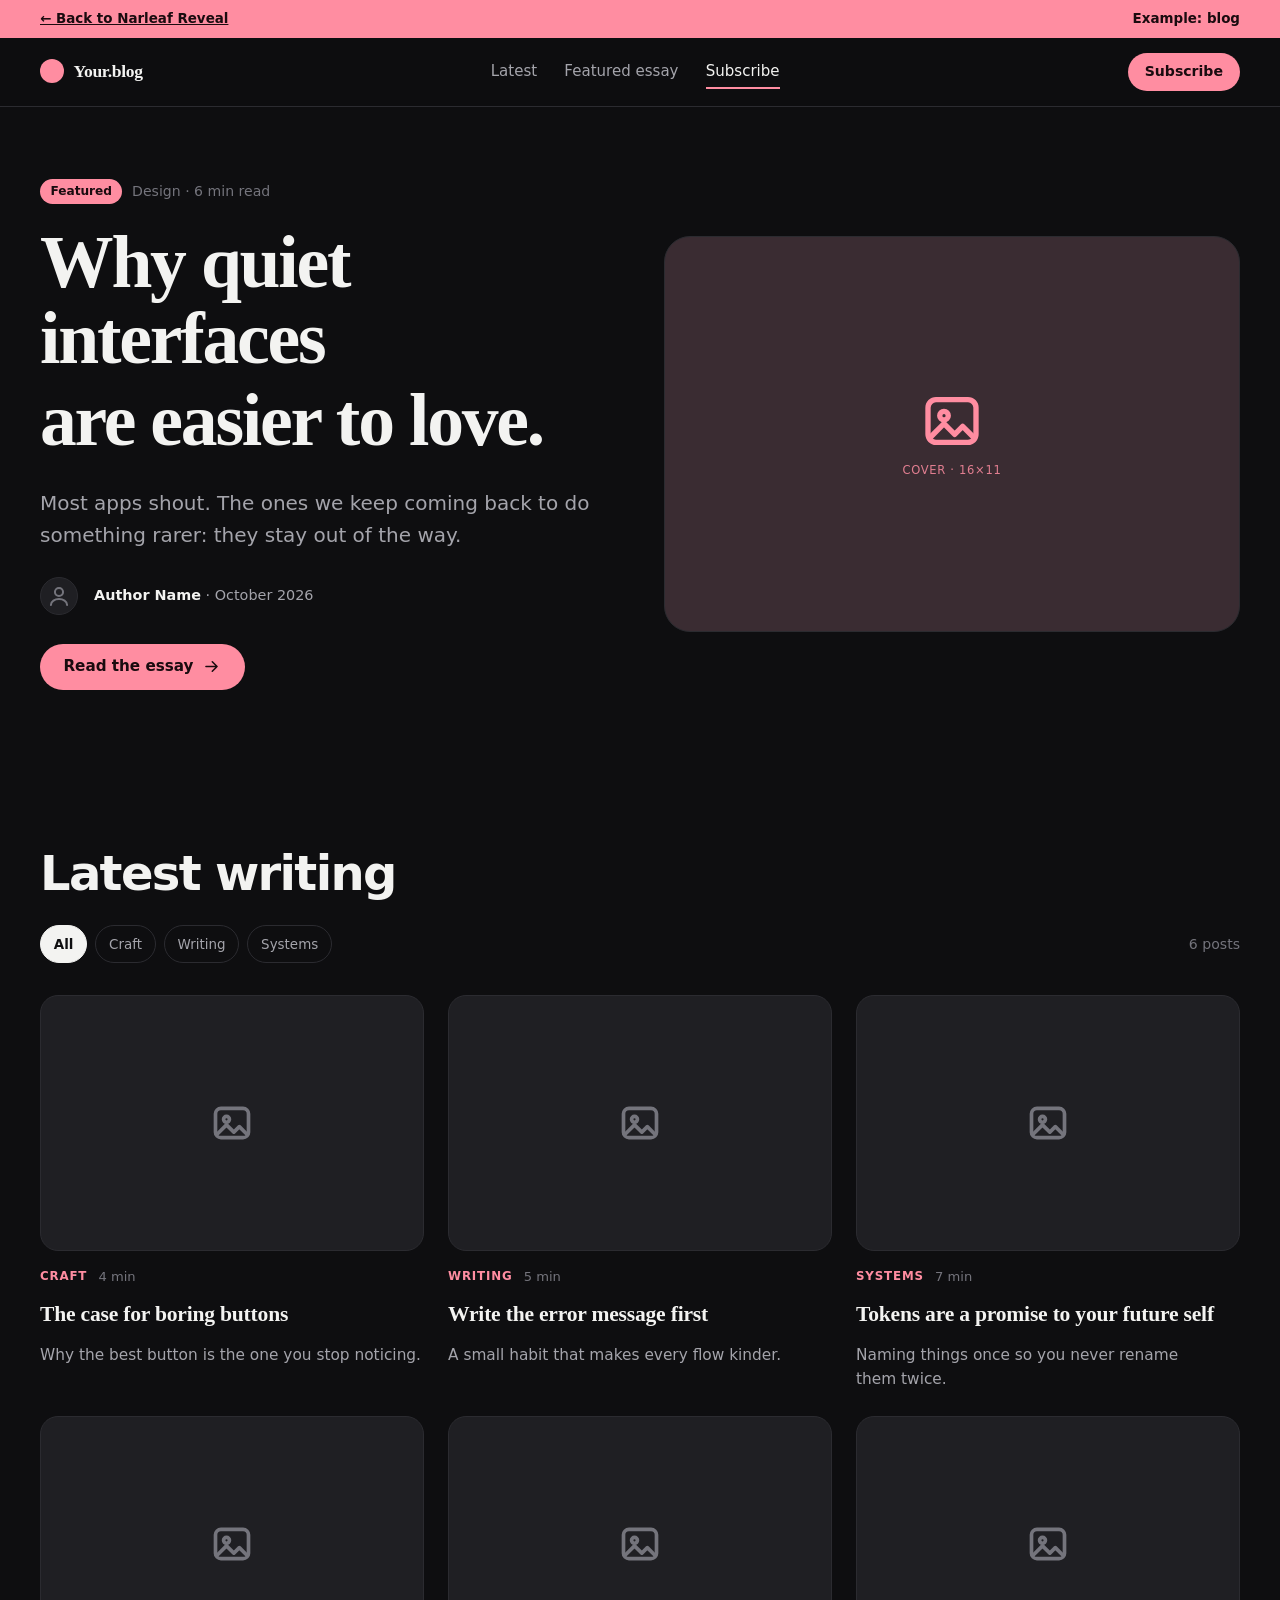
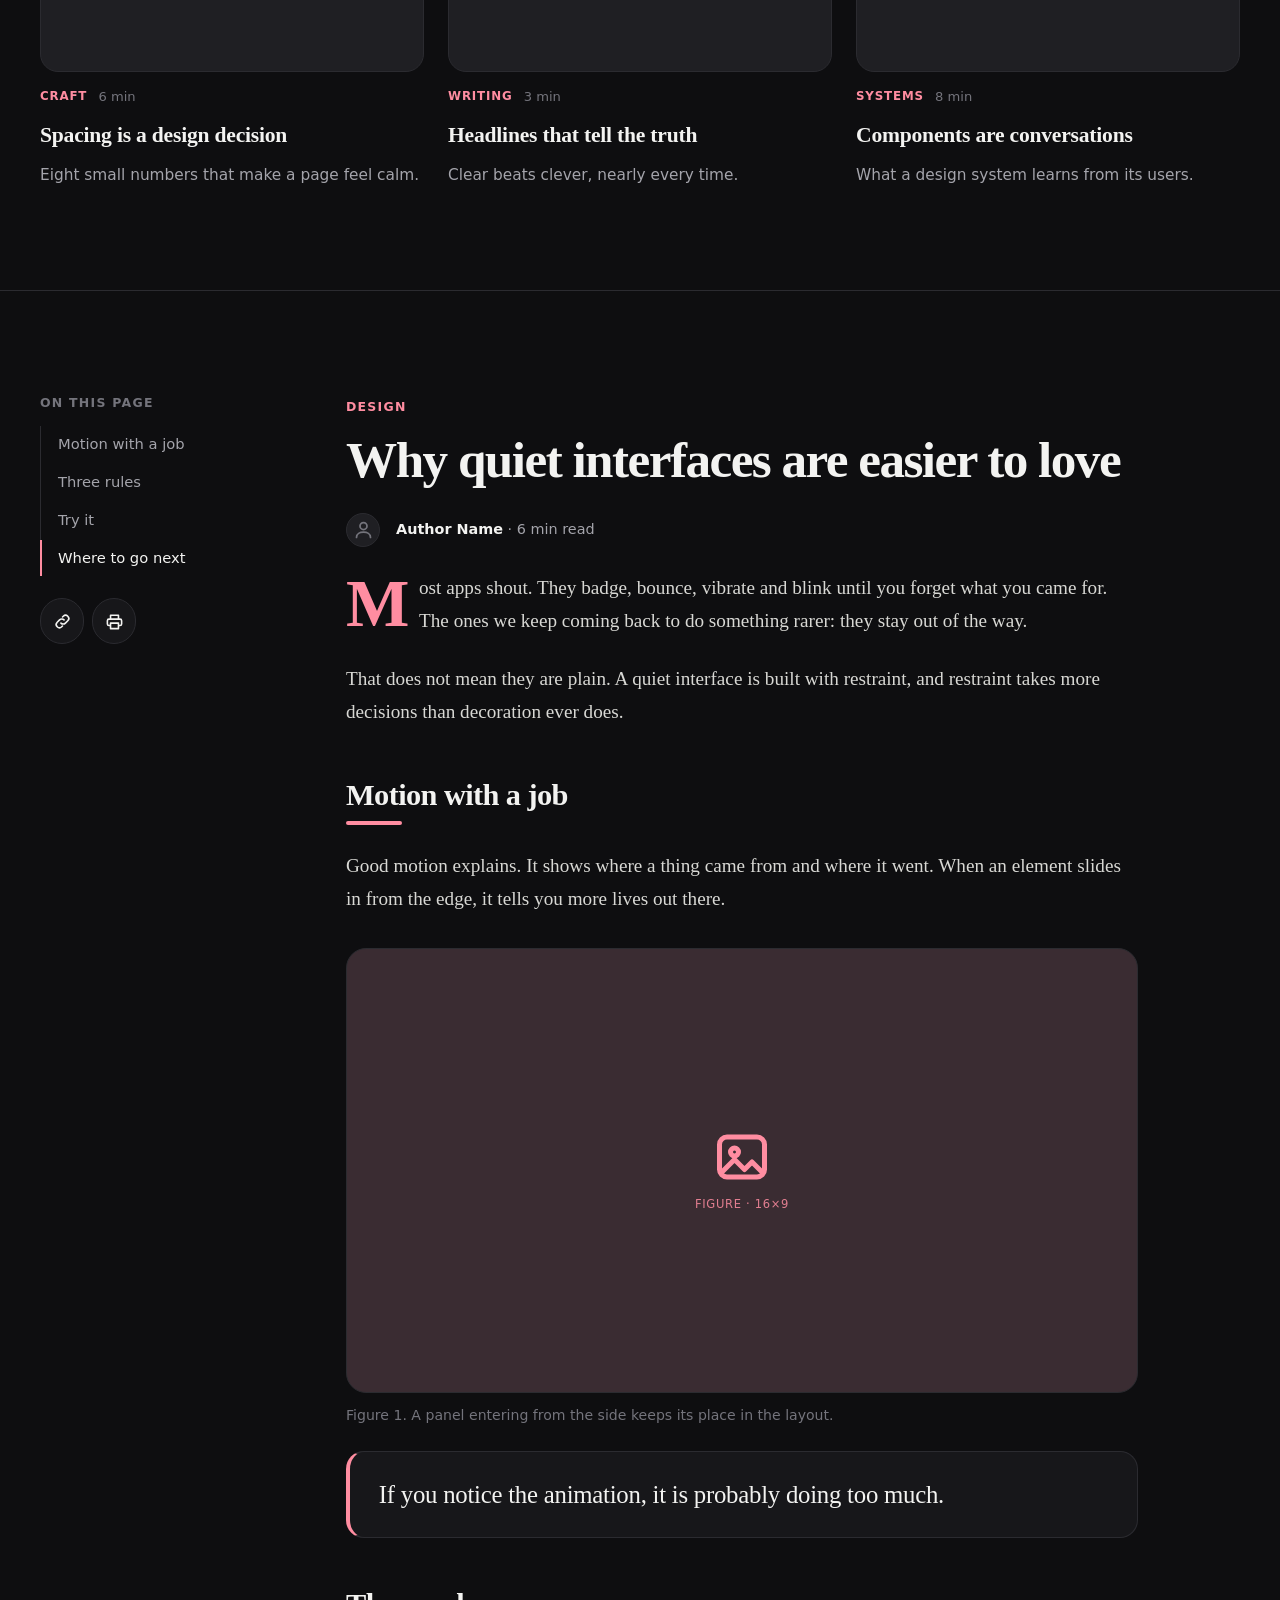
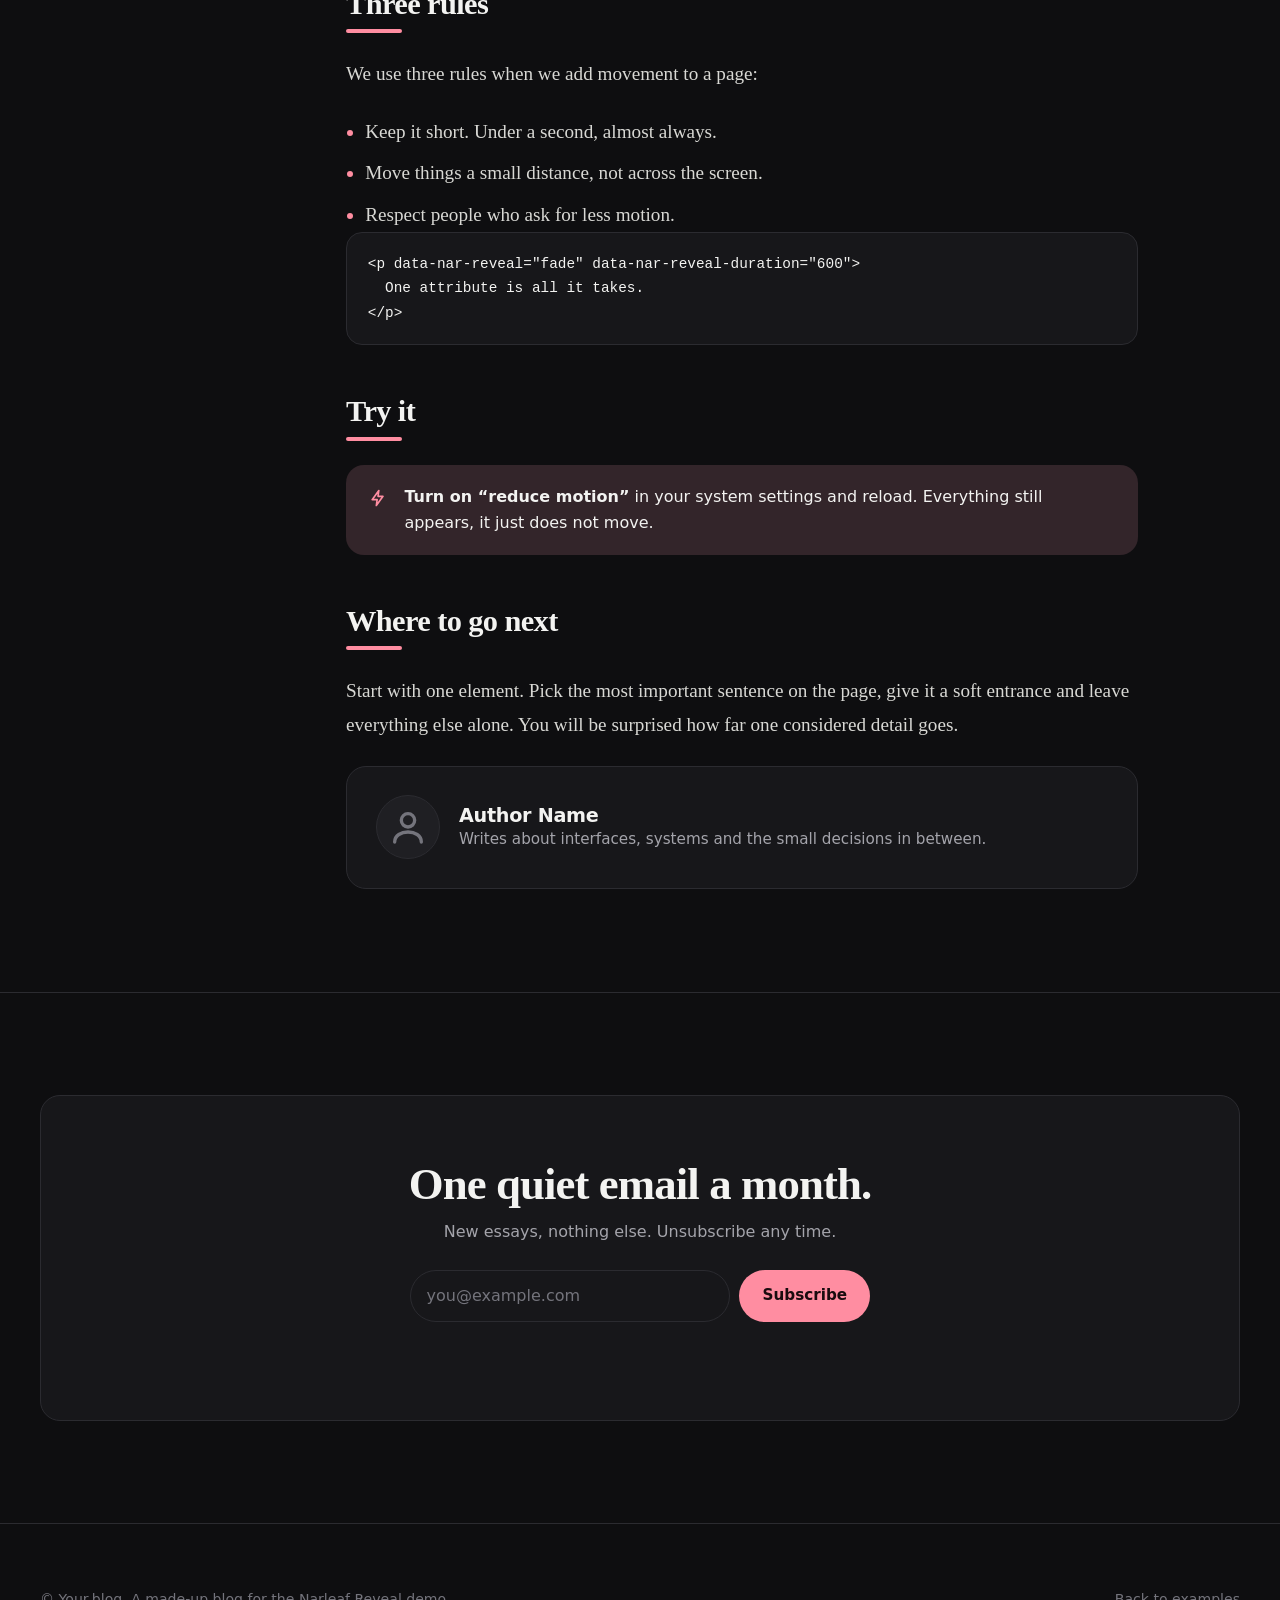
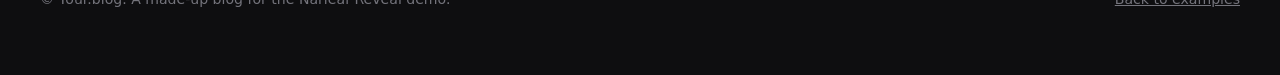
<file: examples/blog.html>
<!DOCTYPE html>
<html lang="en">
<head>
  <meta charset="UTF-8" />
  <meta name="viewport" content="width=device-width, initial-scale=1.0" />
  <title>Blog example · Narleaf Reveal</title>
  <meta name="description" content="A reading-first blog in a dark theme, built with Narleaf Layout and Narleaf Reveal: topic filter, post grid, long article with sticky contents and a reading progress bar." />
  <meta name="theme-color" content="#0e0e10" />
  <link rel="stylesheet" href="../narleaf-layout.css" />
  <link rel="stylesheet" href="../narleaf-reveal.css" />
  <link rel="stylesheet" href="shared.css" />
  <script src="shared.js"></script>
  <script src="../narleaf-reveal.js" defer></script>
  <style>
    :root { --accent: #ff8da1; --accent-ink: #1a0b0f; }
    .progress { position: fixed; left: 0; top: 0; z-index: 90; height: 3px; width: 100%; background: transparent; pointer-events: none; }
    .progress i { display: block; height: 100%; width: 0; background: var(--accent); }

    .hero { padding-block: clamp(2.5rem, 6vw, 4.5rem) clamp(2rem, 5vw, 3.5rem); }
    .hero h1 { font-family: var(--serif); font-size: clamp(2.6rem, 6.2vw, 4.6rem); line-height: 1.04; letter-spacing: -.03em; font-weight: 700; }
    .hero .lead { margin-top: 1.4rem; }
    .meta { display: flex; flex-wrap: wrap; align-items: center; gap: .6rem 1rem; color: var(--muted); font-size: .9rem; margin-top: 1.6rem; }
    .meta .avatar { --s: 38px; }
    .meta b { color: var(--ink); font-weight: 620; }
    .feature-img { --ar: 16 / 11; --ph-radius: 26px; --ph-icon: 3.2rem; }

    .topics { display: flex; flex-wrap: wrap; gap: .5rem; align-items: center; }
    .count { color: var(--faint); font-size: .88rem; margin-left: auto; }

    .post { display: grid; gap: .9rem; align-content: start; text-decoration: none; height: 100%; }
    .post .ph { --ar: 3 / 2; --ph-radius: 18px; --ph-icon: 2.2rem; transition: border-color .2s; }
    .post:hover .ph { border-color: var(--accent); }
    .post__meta { display: flex; gap: .7rem; align-items: center; color: var(--faint); font-size: .82rem; }
    .post__meta .tag { color: var(--accent); font-weight: 650; text-transform: uppercase; letter-spacing: .07em; font-size: .74rem; }
    .post h3 { font-family: var(--serif); font-size: 1.35rem; line-height: 1.25; letter-spacing: -.01em; font-weight: 700; }
    .post:hover h3 { text-decoration: underline; text-decoration-color: var(--accent); text-decoration-thickness: 3px; text-underline-offset: 5px; }
    .post p { color: var(--muted); font-size: .96rem; }
    [hidden] { display: none !important; }

    /* article */
    .toc { position: sticky; top: 92px; display: grid; gap: .8rem; }
    .toc h2 { font-size: .78rem; letter-spacing: .1em; text-transform: uppercase; color: var(--faint); font-weight: 650; }
    .toc ol { list-style: none; margin: 0; padding: 0; display: grid; gap: .1rem; border-left: 1px solid var(--line); }
    .toc a { display: block; padding: .4rem 0 .4rem 1rem; margin-left: -1px; border-left: 2px solid transparent; color: var(--muted); text-decoration: none; font-size: .92rem; }
    .toc a:hover { color: var(--ink); }
    .toc a[aria-current] { color: var(--ink); border-left-color: var(--accent); }
    .toc__share { display: flex; gap: .5rem; margin-top: .6rem; }
    @media (max-width: 1023px) { .toc { position: static; } .toc ol { display: flex; flex-wrap: wrap; gap: .4rem; border: 0; } .toc a { border: 1px solid var(--line); border-radius: 99px; padding: .3rem .8rem; margin: 0; } .toc__share { display: none; } }

    .article > * + * { margin-top: 1.5rem; }
    .article h2 { font-family: var(--serif); font-size: 1.9rem; line-height: 1.2; letter-spacing: -.02em; margin-top: 3rem; padding-bottom: .7rem; position: relative; scroll-margin-top: 96px; }
    .article h2.article-title { font-size: clamp(2.1rem, 4.6vw, 3.2rem); line-height: 1.08; letter-spacing: -.03em; margin-top: 0; padding-bottom: 0; }
    .article h2.article-title::after { display: none; }
    .article h2::after { content: ""; position: absolute; left: 0; bottom: 0; width: 56px; height: 4px; border-radius: 2px; background: var(--accent); }
    .article p, .article li { font-family: var(--serif); font-size: 1.2rem; line-height: 1.75; color: #d8d8d4; }
    .article p.drop::first-letter { float: left; font-size: 4.2rem; line-height: .85; padding: .3rem .6rem 0 0; font-weight: 700; color: var(--accent); }
    .article ul { padding-left: 1.2rem; display: grid; gap: .5rem; }
    .article li::marker { color: var(--accent); }
    .article blockquote { background: var(--surface); border: 1px solid var(--line); border-left: 4px solid var(--accent); border-radius: 18px; padding: 1.6rem 1.8rem; font-family: var(--serif); font-size: 1.55rem; line-height: 1.35; letter-spacing: -.01em; }
    .article figure .ph { --ar: 16 / 9; --ph-radius: 20px; --ph-icon: 3rem; }
    .article figcaption { color: var(--faint); font-size: .88rem; margin-top: .7rem; font-family: var(--font); }
    .article pre { margin: 0; padding: 1.2rem 1.3rem; background: var(--surface); border: 1px solid var(--line); border-radius: 16px; overflow-x: auto; font: 400 .9rem/1.7 var(--mono); color: var(--ink); }
    .callout { display: grid; grid-template-columns: auto 1fr; gap: 1rem; background: color-mix(in srgb, var(--accent) 12%, var(--surface)); border-radius: 18px; padding: 1.2rem 1.4rem; }
    .callout .ico { color: var(--accent); margin-top: .25rem; }
    .callout p { font-family: var(--font); font-size: 1rem; line-height: 1.6; color: var(--ink); }

    .author { display: flex; gap: 1.2rem; align-items: center; }
    .author .avatar { --s: 64px; }
    .author p { font-family: var(--font); font-size: .95rem; color: var(--muted); line-height: 1.55; }

    .sub { text-align: center; padding-block: clamp(2.5rem, 6vw, 4rem); }
    .sub h2 { font-family: var(--serif); font-size: clamp(1.9rem, 4vw, 2.8rem); letter-spacing: -.02em; line-height: 1.1; }
    .sub form { display: flex; flex-wrap: wrap; justify-content: center; gap: .6rem; margin-top: 1.6rem; }
    .sub .input { max-width: 320px; border-radius: 99px; }
    .sub .note { min-height: 1.5em; margin-top: .8rem; font-size: .9rem; }
  </style>
</head>
<body>
<a class="skip" href="#main">Skip to content</a>
<div class="progress" aria-hidden="true"><i id="progress"></i></div>

<div class="demo-bar"><div class="nar-container nar-pi-auto">
  <a href="../index.html#examples">&larr; Back to Narleaf Reveal</a>
  <span>Example: blog</span>
</div></div>

<header class="site-header">
  <div class="nar-container nar-pi-auto">
    <nav class="nav" aria-label="Main">
      <a class="brand" href="#top" style="font-family:var(--serif)"><span class="brand__mark" style="border-radius:50%"></span>Your.blog</a>
      <ul class="nav__links" id="menu">
        <li><a href="#latest">Latest</a></li>
        <li><a href="#article">Featured essay</a></li>
        <li><a href="#subscribe">Subscribe</a></li>
      </ul>
      <div class="nav__cta"><a class="btn btn--primary btn--sm" href="#subscribe">Subscribe</a></div>
      <button class="menu-toggle" type="button" data-menu-toggle aria-controls="menu" aria-expanded="false" aria-label="Menu"><i class="ico i-menu"></i></button>
    </nav>
  </div>
</header>

<main id="main">

  <!-- Featured post -->
  <section class="hero" id="top" aria-labelledby="hero-title">
    <div class="nar-container nar-pi-auto nar-grid nar-gap-auto nar-gi-lg-48" style="align-items:center">
      <div class="nar-span-12 nar-span-lg-6">
        <div style="display:flex;gap:.6rem;align-items:center" data-nar-reveal="fade"><span class="badge">Featured</span><span class="fine">Design &middot; 6 min read</span></div>
        <h1 id="hero-title" class="lines" style="margin-top:1.2rem" data-nar-reveal-stagger="120" data-nar-reveal-easing="cubic-bezier(.2,.8,.2,1)">
          <span data-nar-reveal="clip-up" data-nar-reveal-duration="900">Why quiet interfaces</span>
          <span data-nar-reveal="clip-up" data-nar-reveal-duration="900">are easier to love.</span>
        </h1>
        <p class="lead" data-nar-reveal="fade" data-nar-reveal-delay="400">Most apps shout. The ones we keep coming back to do something rarer: they stay out of the way.</p>
        <div class="meta" data-nar-reveal="fade" data-nar-reveal-delay="550"><span class="avatar"><i class="ico i-user"></i></span><span><b>Author Name</b> &middot; October 2026</span></div>
        <p style="margin-top:1.8rem" data-nar-reveal="slide-bottom" data-nar-reveal-distance="20" data-nar-reveal-delay="650"><a class="btn btn--primary" href="#article">Read the essay <i class="ico i-arrow"></i></a></p>
      </div>
      <div class="nar-span-12 nar-span-lg-6">
        <div class="ph ph--tint feature-img" role="img" aria-label="Featured essay cover placeholder" data-nar-reveal="clip-circle" data-nar-reveal-duration="1300" data-nar-reveal-delay="300"><i class="ico i-image"></i><span class="ph__label">Cover &middot; 16&times;11</span></div>
      </div>
    </div>
  </section>

  <!-- Latest posts with a topic filter -->
  <section class="section" id="latest" aria-labelledby="latest-title">
    <div class="nar-container nar-pi-auto">
      <div class="section__head" data-nar-reveal-trigger="early" style="margin-bottom:1.6rem">
        <h2 class="h-section" id="latest-title" data-nar-reveal="clip-up" data-nar-reveal-duration="800">Latest writing</h2>
      </div>
      <div class="topics" role="group" aria-label="Filter by topic" style="margin-bottom:2rem" data-nar-reveal-stagger="60" data-nar-reveal-trigger="early">
        <button class="chip" type="button" data-topic="all" aria-pressed="true" data-nar-reveal="slide-left" data-nar-reveal-distance="20">All</button>
        <button class="chip" type="button" data-topic="craft" aria-pressed="false" data-nar-reveal="slide-left" data-nar-reveal-distance="20">Craft</button>
        <button class="chip" type="button" data-topic="writing" aria-pressed="false" data-nar-reveal="slide-left" data-nar-reveal-distance="20">Writing</button>
        <button class="chip" type="button" data-topic="systems" aria-pressed="false" data-nar-reveal="slide-left" data-nar-reveal-distance="20">Systems</button>
        <span class="count" id="count" role="status" aria-live="polite">6 posts</span>
      </div>

      <div class="nar-grid nar-gap-auto" id="grid" data-nar-reveal-stagger="120" data-nar-reveal-trigger="early" data-nar-reveal-distance="50">
        <a class="post nar-span-12 nar-span-sm-6 nar-span-lg-4" href="#article" data-topic="craft" data-nar-reveal="slide-bottom"><div class="ph" role="img" aria-label="Post cover placeholder"><i class="ico i-image"></i></div><div class="post__meta"><span class="tag">Craft</span><span>4 min</span></div><h3>The case for boring buttons</h3><p>Why the best button is the one you stop noticing.</p></a>
        <a class="post nar-span-12 nar-span-sm-6 nar-span-lg-4" href="#article" data-topic="writing" data-nar-reveal="slide-bottom"><div class="ph" role="img" aria-label="Post cover placeholder"><i class="ico i-image"></i></div><div class="post__meta"><span class="tag">Writing</span><span>5 min</span></div><h3>Write the error message first</h3><p>A small habit that makes every flow kinder.</p></a>
        <a class="post nar-span-12 nar-span-sm-6 nar-span-lg-4" href="#article" data-topic="systems" data-nar-reveal="slide-bottom"><div class="ph" role="img" aria-label="Post cover placeholder"><i class="ico i-image"></i></div><div class="post__meta"><span class="tag">Systems</span><span>7 min</span></div><h3>Tokens are a promise to your future self</h3><p>Naming things once so you never rename them twice.</p></a>
        <a class="post nar-span-12 nar-span-sm-6 nar-span-lg-4" href="#article" data-topic="craft" data-nar-reveal="slide-bottom"><div class="ph" role="img" aria-label="Post cover placeholder"><i class="ico i-image"></i></div><div class="post__meta"><span class="tag">Craft</span><span>6 min</span></div><h3>Spacing is a design decision</h3><p>Eight small numbers that make a page feel calm.</p></a>
        <a class="post nar-span-12 nar-span-sm-6 nar-span-lg-4" href="#article" data-topic="writing" data-nar-reveal="slide-bottom"><div class="ph" role="img" aria-label="Post cover placeholder"><i class="ico i-image"></i></div><div class="post__meta"><span class="tag">Writing</span><span>3 min</span></div><h3>Headlines that tell the truth</h3><p>Clear beats clever, nearly every time.</p></a>
        <a class="post nar-span-12 nar-span-sm-6 nar-span-lg-4" href="#article" data-topic="systems" data-nar-reveal="slide-bottom"><div class="ph" role="img" aria-label="Post cover placeholder"><i class="ico i-image"></i></div><div class="post__meta"><span class="tag">Systems</span><span>8 min</span></div><h3>Components are conversations</h3><p>What a design system learns from its users.</p></a>
      </div>
    </div>
  </section>

  <!-- Long article: sticky contents on the left -->
  <section class="section" id="article" aria-label="Featured essay">
    <div class="nar-container nar-pi-auto nar-grid nar-gap-auto">
      <aside class="nar-span-12 nar-span-lg-3" aria-label="Contents">
        <nav class="toc" data-nar-reveal="fade" data-nar-reveal-trigger="early">
          <h2>On this page</h2>
          <ol id="toc">
            <li><a href="#s-job">Motion with a job</a></li>
            <li><a href="#s-rules">Three rules</a></li>
            <li><a href="#s-try">Try it</a></li>
            <li><a href="#s-next">Where to go next</a></li>
          </ol>
          <div class="toc__share"><button class="btn btn--icon" type="button" aria-label="Copy link"><i class="ico i-link"></i></button><button class="btn btn--icon" type="button" aria-label="Print"><i class="ico i-print"></i></button></div>
        </nav>
      </aside>

      <article class="article nar-span-12 nar-span-lg-8" data-nar-reveal-trigger="early">
        <header>
          <span class="eyebrow" data-nar-reveal="fade">Design</span>
          <h2 class="article-title" style="margin-top:.8rem" data-nar-reveal="clip-up" data-nar-reveal-duration="900">Why quiet interfaces are easier to love</h2>
          <p class="meta" data-nar-reveal="fade" data-nar-reveal-delay="200" style="font-family:var(--font);font-size:.9rem;color:var(--muted)"><span class="avatar" style="--s:34px"><i class="ico i-user"></i></span><span><b style="color:var(--ink)">Author Name</b> &middot; 6 min read</span></p>
        </header>

        <p class="drop" data-nar-reveal="fade" data-nar-reveal-duration="900">Most apps shout. They badge, bounce, vibrate and blink until you forget what you came for. The ones we keep coming back to do something rarer: they stay out of the way.</p>
        <p data-nar-reveal="fade" data-nar-reveal-duration="900">That does not mean they are plain. A quiet interface is built with restraint, and restraint takes more decisions than decoration ever does.</p>

        <h2 id="s-job" data-nar-reveal="clip-right" data-nar-reveal-duration="800">Motion with a job</h2>
        <p data-nar-reveal="fade" data-nar-reveal-duration="900">Good motion explains. It shows where a thing came from and where it went. When an element slides in from the edge, it tells you more lives out there.</p>

        <figure style="margin-top:2rem" data-nar-reveal="zoom-in-bottom" data-nar-reveal-distance="30" data-nar-reveal-duration="900">
          <div class="ph ph--tint" role="img" aria-label="Article figure placeholder"><i class="ico i-image"></i><span class="ph__label">Figure &middot; 16&times;9</span></div>
          <figcaption>Figure 1. A panel entering from the side keeps its place in the layout.</figcaption>
        </figure>

        <blockquote data-nar-reveal="slide-bottom" data-nar-reveal-distance="40" data-nar-reveal-duration="900">If you notice the animation, it is probably doing too much.</blockquote>

        <h2 id="s-rules" data-nar-reveal="clip-right" data-nar-reveal-duration="800">Three rules</h2>
        <p data-nar-reveal="fade" data-nar-reveal-duration="900">We use three rules when we add movement to a page:</p>
        <ul data-nar-reveal-stagger="110">
          <li data-nar-reveal="slide-left" data-nar-reveal-distance="30">Keep it short. Under a second, almost always.</li>
          <li data-nar-reveal="slide-left" data-nar-reveal-distance="30">Move things a small distance, not across the screen.</li>
          <li data-nar-reveal="slide-left" data-nar-reveal-distance="30">Respect people who ask for less motion.</li>
        </ul>
        <pre data-nar-reveal="fade" data-nar-reveal-duration="900"><code>&lt;p data-nar-reveal="fade" data-nar-reveal-duration="600"&gt;
  One attribute is all it takes.
&lt;/p&gt;</code></pre>

        <h2 id="s-try" data-nar-reveal="clip-right" data-nar-reveal-duration="800">Try it</h2>
        <aside class="callout" data-nar-reveal="zoom-in-center" data-nar-reveal-distance="0" data-nar-reveal-duration="700"><i class="ico i-bolt"></i><p><strong>Turn on &ldquo;reduce motion&rdquo;</strong> in your system settings and reload. Everything still appears, it just does not move.</p></aside>

        <h2 id="s-next" data-nar-reveal="clip-right" data-nar-reveal-duration="800">Where to go next</h2>
        <p data-nar-reveal="fade" data-nar-reveal-duration="900">Start with one element. Pick the most important sentence on the page, give it a soft entrance and leave everything else alone. You will be surprised how far one considered detail goes.</p>

        <div class="card author" data-nar-reveal="slide-bottom" data-nar-reveal-distance="30">
          <span class="avatar"><i class="ico i-user"></i></span>
          <div><h3 class="h-card">Author Name</h3><p>Writes about interfaces, systems and the small decisions in between.</p></div>
        </div>
      </article>
    </div>
  </section>

  <!-- Newsletter -->
  <section class="section" id="subscribe" aria-labelledby="sub-title">
    <div class="nar-container nar-pi-auto">
      <div class="card sub" data-nar-reveal="zoom-in-bottom" data-nar-reveal-distance="40" data-nar-reveal-duration="900" data-nar-reveal-trigger="early">
        <h2 id="sub-title">One quiet email a month.</h2>
        <p class="muted" style="margin-top:.6rem">New essays, nothing else. Unsubscribe any time.</p>
        <form id="sub-form" novalidate>
          <label class="sr-only" for="sub-email">Email address</label>
          <input class="input" id="sub-email" type="email" placeholder="you@example.com" autocomplete="email" required />
          <button class="btn btn--primary" type="submit">Subscribe</button>
        </form>
        <p class="note" id="sub-note" role="status" aria-live="polite"></p>
      </div>
    </div>
  </section>
</main>

<footer class="site-footer">
  <div class="nar-container nar-pi-auto" style="display:flex;justify-content:space-between;flex-wrap:wrap;gap:1rem">
    <p class="fine">&copy; Your.blog. A made-up blog for the Narleaf Reveal demo.</p>
    <a class="fine" href="../index.html#examples">Back to examples</a>
  </div>
</footer>

<script>
/* Demo behaviour, not part of the library: reading progress and the contents highlight follow scrolling.
   The topic chips and the newsletter form are for show only. */
(() => {
  const bar = document.getElementById('progress');
  const art = document.querySelector('article.article');
  const update = () => {
    const r = art.getBoundingClientRect();
    const p = (innerHeight - r.top) / (r.height + innerHeight * .4);
    bar.style.width = Math.max(0, Math.min(1, p)) * 100 + '%';
  };
  addEventListener('scroll', update, { passive: true }); update();

  const links = [...document.querySelectorAll('#toc a')];
  const io = new IntersectionObserver((es) => es.forEach((e) => {
    if (e.isIntersecting) links.forEach((a) => a.toggleAttribute('aria-current', a.getAttribute('href') === '#' + e.target.id));
  }), { rootMargin: '-20% 0px -70% 0px' });
  links.forEach((a) => { const h = document.querySelector(a.getAttribute('href')); if (h) io.observe(h); });
})();
</script>
</body>
</html>
</file>
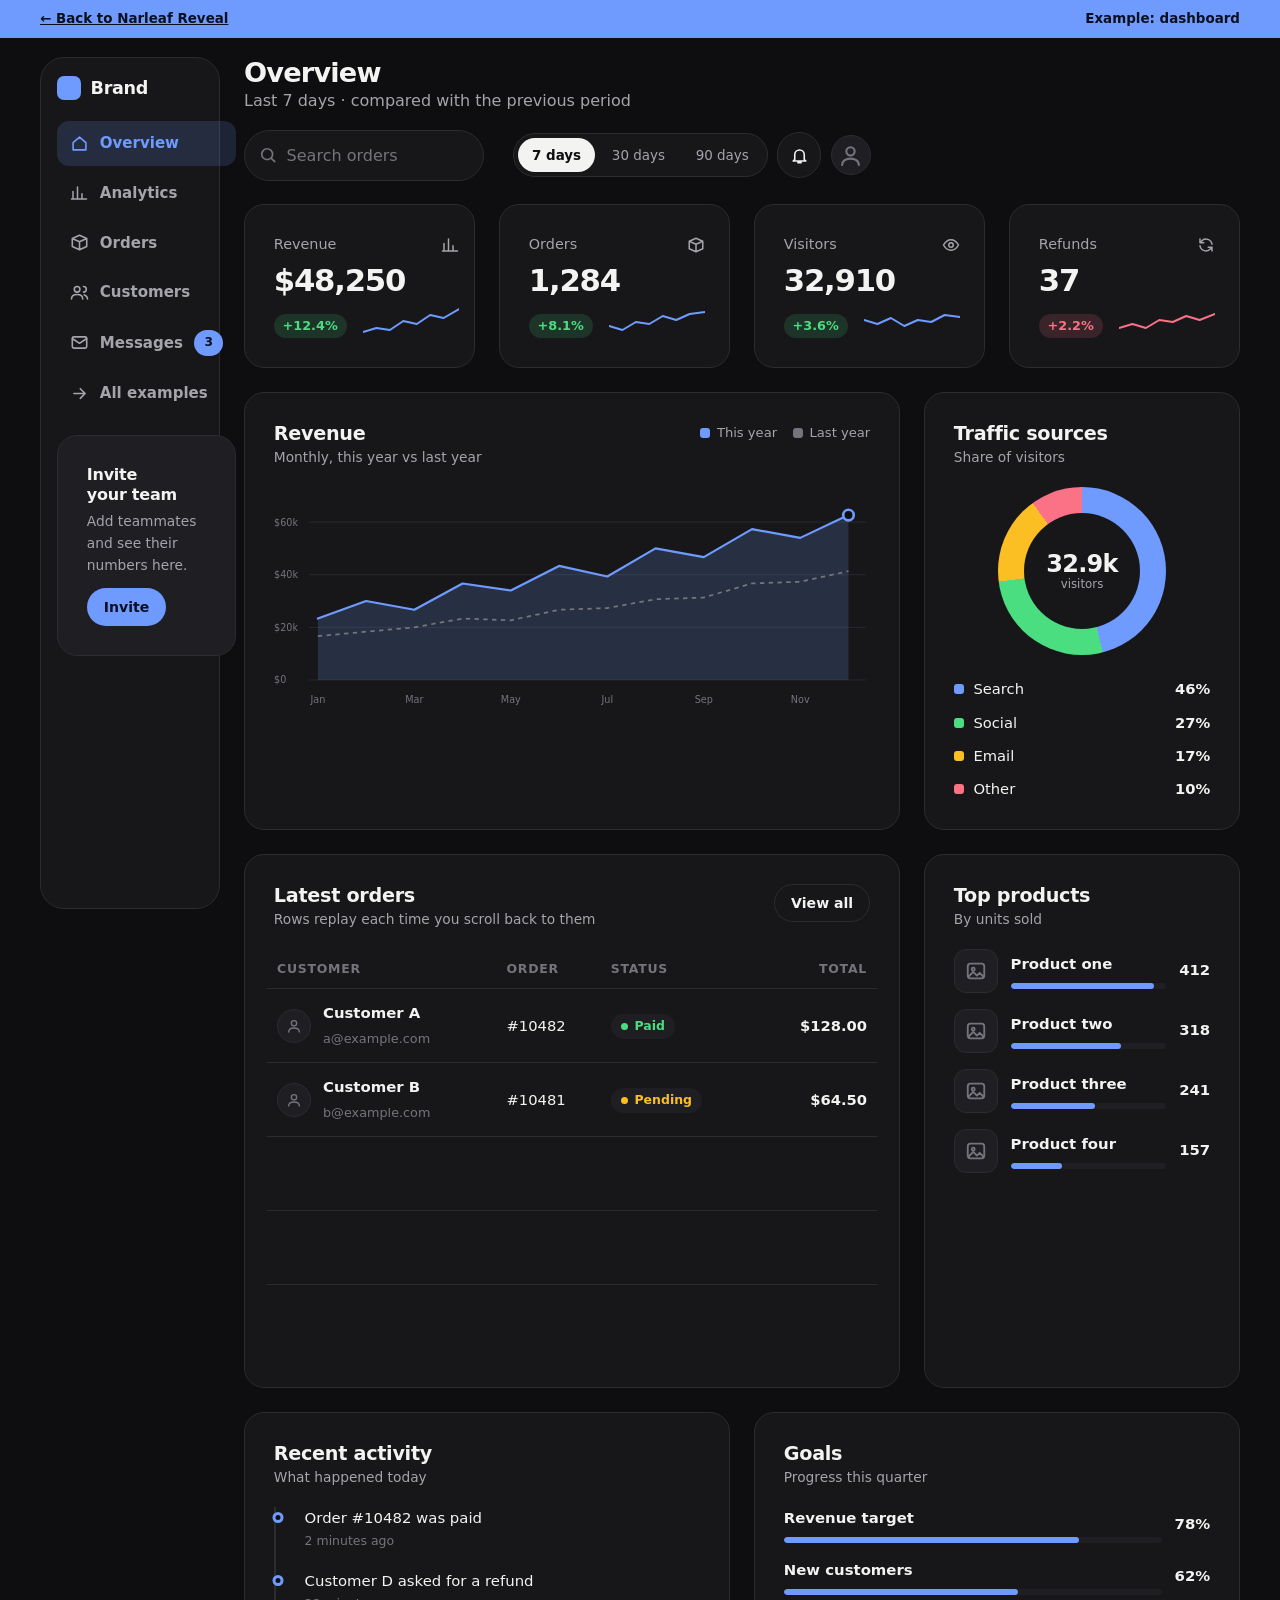
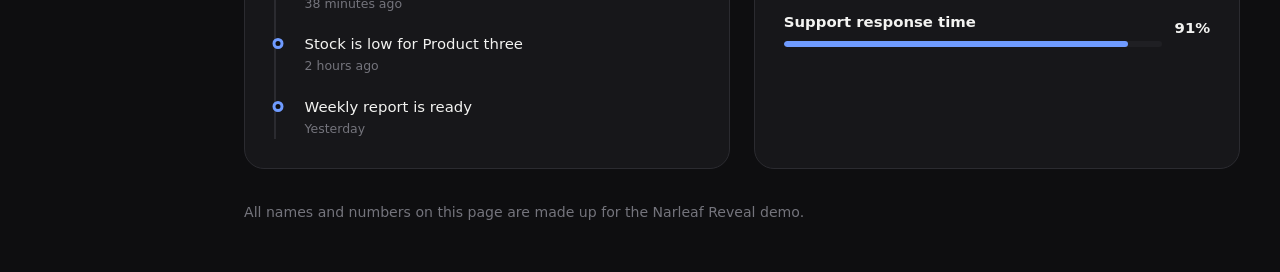
<file: examples/dashboard.html>
<!DOCTYPE html>
<html lang="en">
<head>
  <meta charset="UTF-8" />
  <meta name="viewport" content="width=device-width, initial-scale=1.0" />
  <title>Dashboard example · Narleaf Reveal</title>
  <meta name="description" content="An analytics dashboard in a dark theme, built with Narleaf Layout and Narleaf Reveal: counting KPI cards, wiping charts, replaying table rows and a working date range." />
  <meta name="theme-color" content="#0e0e10" />
  <link rel="stylesheet" href="../narleaf-layout.css" />
  <link rel="stylesheet" href="../narleaf-reveal.css" />
  <link rel="stylesheet" href="shared.css" />
  <script src="shared.js"></script>
  <script src="../narleaf-reveal.js" defer></script>
  <style>
    :root { --accent: #6f9bff; --accent-ink: #0b1020; --c2: #4ade80; --c3: #fbbf24; --c4: #fb7185; }
    .app { padding-block: 1.2rem 3rem; align-items: start; }

    /* sidebar: a column on desktop, a scrolling strip on small screens */
    .side { background: var(--surface); border: 1px solid var(--line); border-radius: 24px; padding: 1rem; display: grid; gap: 1.2rem; }
    @media (min-width: 1024px) { .side { position: sticky; top: 1rem; min-height: calc(100vh - 3rem); align-content: start; } }
    .side__nav { list-style: none; margin: 0; padding: 0; display: flex; gap: .3rem; overflow-x: auto; scrollbar-width: none; }
    .side__nav::-webkit-scrollbar { display: none; }
    @media (min-width: 1024px) { .side__nav { display: grid; overflow: visible; } }
    .side__nav a { display: flex; align-items: center; gap: .7rem; padding: .65rem .8rem; border-radius: 12px; color: var(--muted); font-weight: 560; font-size: .94rem; text-decoration: none; white-space: nowrap; }
    .side__nav a:hover { background: var(--surface-2); color: var(--ink); }
    .side__nav a[aria-current] { background: color-mix(in srgb, var(--accent) 16%, transparent); color: var(--accent); }
    .side__nav .badge { margin-left: auto; }
    .side__promo { display: none; }
    @media (min-width: 1024px) { .side__promo { display: block; margin-top: auto; } }
    .side__promo p { color: var(--muted); font-size: .86rem; margin: .3rem 0 .8rem; }

    .top { display: flex; flex-wrap: wrap; align-items: center; justify-content: space-between; gap: 1rem 1.5rem; margin-bottom: 1.4rem; }
    .top h1 { font-size: 1.7rem; letter-spacing: -.03em; line-height: 1.15; }
    .tools { display: flex; align-items: center; flex-wrap: wrap; gap: .6rem; }
    .search { position: relative; }
    .search .ico { position: absolute; left: .9rem; top: 50%; transform: translateY(-50%); color: var(--faint); }
    .search .input { padding-left: 2.6rem; min-height: 44px; width: min(240px, 100%); border-radius: 99px; }
    .range { display: inline-flex; padding: .25rem; gap: .2rem; border: 1px solid var(--line); border-radius: 99px; background: var(--surface); }
    .range .chip { border-color: transparent; min-height: 34px; }
    .me { display: flex; align-items: center; gap: .6rem; }

    .kpi { display: grid; gap: .5rem; height: 100%; }
    .kpi__head { display: flex; justify-content: space-between; align-items: center; color: var(--muted); font-size: .9rem; }
    .kpi__value { font-size: clamp(1.7rem, 2.4vw, 2.1rem); font-weight: 720; letter-spacing: -.04em; line-height: 1.1; font-variant-numeric: tabular-nums; }
    .kpi__foot { display: flex; align-items: end; justify-content: space-between; gap: 1rem; }
    .delta { font-size: .8rem; font-weight: 700; padding: .12rem .55rem; border-radius: 99px; font-variant-numeric: tabular-nums; }
    .delta.up { color: var(--ok); background: color-mix(in srgb, var(--ok) 14%, transparent); }
    .delta.down { color: var(--bad); background: color-mix(in srgb, var(--bad) 14%, transparent); }
    .spark { width: 96px; height: 32px; color: var(--accent); }

    .card__head { display: flex; justify-content: space-between; align-items: start; gap: 1rem; margin-bottom: 1.2rem; }
    .card__head p { color: var(--muted); font-size: .86rem; }
    .legend { display: flex; gap: 1rem; font-size: .82rem; color: var(--muted); }
    .legend i { display: inline-block; width: 10px; height: 10px; border-radius: 3px; margin-right: .4rem; vertical-align: -1px; }

    .chart svg { display: block; width: 100%; height: auto; }
    .chart text { fill: var(--faint); font-size: 11px; font-family: var(--font); }
    .chart .grid { stroke: var(--line); stroke-width: 1; }
    .chart .area { fill: color-mix(in srgb, var(--accent) 18%, transparent); }
    .chart .line { fill: none; stroke: var(--accent); stroke-width: 2.5; stroke-linejoin: round; stroke-linecap: round; }
    .chart .prev { fill: none; stroke: var(--faint); stroke-width: 2; stroke-dasharray: 5 5; }
    .chart .dot { fill: var(--bg); stroke: var(--accent); stroke-width: 3; }

    .donut { width: 168px; aspect-ratio: 1; margin: .4rem auto 1.4rem; border-radius: 50%; position: relative; background: conic-gradient(var(--accent) 0 46%, var(--c2) 0 73%, var(--c3) 0 90%, var(--c4) 0 100%); }
    .donut::after { content: ""; position: absolute; inset: 26px; border-radius: 50%; background: var(--surface); }
    .donut b { position: absolute; inset: 0; z-index: 1; display: grid; place-content: center; text-align: center; font-size: 1.5rem; letter-spacing: -.03em; line-height: 1.1; }
    .donut b small { display: block; font-size: .74rem; font-weight: 500; color: var(--muted); letter-spacing: 0; }
    .split { list-style: none; margin: 0; padding: 0; display: grid; gap: .6rem; font-size: .92rem; }
    .split li { display: flex; align-items: center; justify-content: space-between; gap: 1rem; }
    .split i { display: inline-block; width: 10px; height: 10px; border-radius: 3px; margin-right: .6rem; }

    .table-wrap { overflow-x: auto; margin-inline: -.4rem; }
    table { width: 100%; min-width: 600px; border-collapse: collapse; font-size: .92rem; }
    th { text-align: left; color: var(--faint); font-weight: 600; font-size: .78rem; text-transform: uppercase; letter-spacing: .06em; padding: .6rem .6rem; border-bottom: 1px solid var(--line); }
    td { padding: .8rem .6rem; border-bottom: 1px solid var(--line); vertical-align: middle; }
    tbody tr:last-child td { border-bottom: 0; }
    td.num { text-align: right; font-variant-numeric: tabular-nums; font-weight: 600; }
    th.num { text-align: right; }
    .person { display: flex; align-items: center; gap: .75rem; }
    .person b { display: block; font-size: .93rem; }
    .person span { color: var(--faint); font-size: .8rem; }

    .list { list-style: none; margin: 0; padding: 0; display: grid; gap: 1rem; }
    .list li { display: grid; grid-template-columns: auto minmax(0, 1fr) auto; gap: .8rem; align-items: center; }
    .list b { display: block; font-size: .93rem; }
    .list small { color: var(--faint); font-size: .8rem; }
    .meter { height: 6px; border-radius: 99px; background: var(--surface-2); overflow: hidden; margin-top: .4rem; }
    .meter i { display: block; height: 100%; width: var(--lv); background: var(--accent); border-radius: 99px; }

    .feed { list-style: none; margin: 0; padding: 0 0 0 .5rem; border-left: 2px solid var(--line); display: grid; gap: 1.2rem; }
    .feed li { position: relative; padding-left: 1.3rem; font-size: .93rem; }
    .feed li::before { content: ""; position: absolute; left: -.5rem; top: .35rem; width: 11px; height: 11px; border-radius: 50%; background: var(--bg); border: 3px solid var(--accent); transform: translateX(-3.5px); }
    .feed time { display: block; color: var(--faint); font-size: .78rem; }
  </style>
</head>
<body>
<a class="skip" href="#main">Skip to content</a>

<div class="demo-bar"><div class="nar-container nar-pi-auto">
  <a href="../index.html#examples">&larr; Back to Narleaf Reveal</a>
  <span>Example: dashboard</span>
</div></div>

<div class="app nar-container nar-pi-auto nar-grid nar-gap-auto">

  <!-- Sidebar slides in from the left -->
  <aside class="side nar-span-12 nar-span-lg-3 nar-span-xl-2" data-nar-reveal="slide-left" data-nar-reveal-distance="40" data-nar-reveal-duration="700" data-nar-reveal-easing="cubic-bezier(.2,.8,.2,1)">
    <a class="brand" href="#overview"><span class="brand__mark"></span>Brand</a>
    <nav aria-label="Dashboard">
      <ul class="side__nav" data-nar-reveal-stagger="60">
        <li data-nar-reveal="fade" data-nar-reveal-delay="250"><a href="#overview" aria-current="page"><i class="ico i-home"></i>Overview</a></li>
        <li data-nar-reveal="fade" data-nar-reveal-delay="250"><a href="#traffic"><i class="ico i-chart"></i>Analytics</a></li>
        <li data-nar-reveal="fade" data-nar-reveal-delay="250"><a href="#orders"><i class="ico i-box"></i>Orders</a></li>
        <li data-nar-reveal="fade" data-nar-reveal-delay="250"><a href="#activity"><i class="ico i-users"></i>Customers</a></li>
        <li data-nar-reveal="fade" data-nar-reveal-delay="250"><a href="#activity"><i class="ico i-mail"></i>Messages<span class="badge">3</span></a></li>
        <li data-nar-reveal="fade" data-nar-reveal-delay="250"><a href="../index.html#examples"><i class="ico i-arrow"></i>All examples</a></li>
      </ul>
    </nav>
    <div class="card card--flat side__promo">
      <h2 class="h-card" style="font-size:1rem">Invite your team</h2>
      <p>Add teammates and see their numbers here.</p>
      <a class="btn btn--primary btn--sm" href="#overview">Invite</a>
    </div>
  </aside>

  <main id="main" class="nar-span-12 nar-span-lg-9 nar-span-xl-10">
    <header class="top" id="overview" data-nar-reveal="slide-bottom" data-nar-reveal-distance="20">
      <div><h1>Overview</h1><p class="muted" id="range-label">Last 7 days &middot; compared with the previous period</p></div>
      <div class="tools">
        <div class="search"><i class="ico i-search"></i><label class="sr-only" for="q">Search</label><input class="input" id="q" type="search" placeholder="Search orders" /></div>
        <div class="range" role="group" aria-label="Date range">
          <button class="chip" type="button" data-range="7d" aria-pressed="true">7 days</button>
          <button class="chip" type="button" data-range="30d" aria-pressed="false">30 days</button>
          <button class="chip" type="button" data-range="90d" aria-pressed="false">90 days</button>
        </div>
        <button class="btn btn--icon" type="button" aria-label="Notifications"><i class="ico i-bell"></i></button>
        <div class="me"><span class="avatar"><i class="ico i-user"></i></span></div>
      </div>
    </header>

    <!-- KPI cards: stagger, values count up when they appear -->
    <section class="nar-grid nar-gap-auto" aria-label="Key numbers" data-nar-reveal-stagger="110" style="margin-bottom:1.5rem">
      <article class="card kpi nar-span-12 nar-span-sm-6 nar-span-xl-3" data-nar-reveal="slide-bottom" data-nar-reveal-distance="40" data-kpi="rev" data-prefix="$">
        <div class="kpi__head">Revenue<i class="ico i-chart"></i></div>
        <div class="kpi__value" data-value>$48,250</div>
        <div class="kpi__foot"><span class="delta up" data-delta>+12.4%</span><svg class="spark" viewBox="0 0 100 32" preserveAspectRatio="none" aria-hidden="true" data-nar-reveal="clip-right" data-nar-reveal-delay="500" data-nar-reveal-duration="900"><polyline points="0,26 14,22 28,24 42,15 56,18 70,9 84,12 100,3" fill="none" stroke="currentColor" stroke-width="2" vector-effect="non-scaling-stroke" stroke-linecap="round" stroke-linejoin="round"/></svg></div>
      </article>
      <article class="card kpi nar-span-12 nar-span-sm-6 nar-span-xl-3" data-nar-reveal="slide-bottom" data-nar-reveal-distance="40" data-kpi="orders">
        <div class="kpi__head">Orders<i class="ico i-box"></i></div>
        <div class="kpi__value" data-value>1,284</div>
        <div class="kpi__foot"><span class="delta up" data-delta>+8.1%</span><svg class="spark" viewBox="0 0 100 32" preserveAspectRatio="none" aria-hidden="true" data-nar-reveal="clip-right" data-nar-reveal-delay="600" data-nar-reveal-duration="900"><polyline points="0,20 14,24 28,16 42,18 56,10 70,14 84,8 100,6" fill="none" stroke="currentColor" stroke-width="2" vector-effect="non-scaling-stroke" stroke-linecap="round" stroke-linejoin="round"/></svg></div>
      </article>
      <article class="card kpi nar-span-12 nar-span-sm-6 nar-span-xl-3" data-nar-reveal="slide-bottom" data-nar-reveal-distance="40" data-kpi="visitors">
        <div class="kpi__head">Visitors<i class="ico i-eye"></i></div>
        <div class="kpi__value" data-value>32,910</div>
        <div class="kpi__foot"><span class="delta up" data-delta>+3.6%</span><svg class="spark" viewBox="0 0 100 32" preserveAspectRatio="none" aria-hidden="true" data-nar-reveal="clip-right" data-nar-reveal-delay="700" data-nar-reveal-duration="900"><polyline points="0,14 14,18 28,12 42,20 56,14 70,16 84,9 100,11" fill="none" stroke="currentColor" stroke-width="2" vector-effect="non-scaling-stroke" stroke-linecap="round" stroke-linejoin="round"/></svg></div>
      </article>
      <article class="card kpi nar-span-12 nar-span-sm-6 nar-span-xl-3" data-nar-reveal="slide-bottom" data-nar-reveal-distance="40" data-kpi="refunds" data-inverse>
        <div class="kpi__head">Refunds<i class="ico i-refresh"></i></div>
        <div class="kpi__value" data-value>37</div>
        <div class="kpi__foot"><span class="delta down" data-delta>+2.2%</span><svg class="spark" viewBox="0 0 100 32" preserveAspectRatio="none" aria-hidden="true" style="color:var(--bad)" data-nar-reveal="clip-right" data-nar-reveal-delay="800" data-nar-reveal-duration="900"><polyline points="0,22 14,18 28,22 42,14 56,16 70,10 84,14 100,8" fill="none" stroke="currentColor" stroke-width="2" vector-effect="non-scaling-stroke" stroke-linecap="round" stroke-linejoin="round"/></svg></div>
      </article>
    </section>

    <section class="nar-grid nar-gap-auto" id="traffic" style="margin-bottom:1.5rem">
      <article class="card nar-span-12 nar-span-xl-8" data-nar-reveal="slide-bottom" data-nar-reveal-distance="40" data-nar-reveal-trigger="early">
        <div class="card__head">
          <div><h2 class="h-card">Revenue</h2><p>Monthly, this year vs last year</p></div>
          <div class="legend"><span><i style="background:var(--accent)"></i>This year</span><span><i style="background:var(--faint)"></i>Last year</span></div>
        </div>
        <div class="chart" data-nar-reveal="clip-right" data-nar-reveal-duration="1400" data-nar-reveal-delay="200" role="img" aria-label="Line chart: revenue grows from about 20 thousand dollars in January to about 60 thousand in December, ahead of last year.">
          <svg viewBox="0 0 680 260" aria-hidden="true">
            <g class="grid"><line x1="40" y1="40" x2="675" y2="40"/><line x1="40" y1="100" x2="675" y2="100"/><line x1="40" y1="160" x2="675" y2="160"/><line x1="40" y1="220" x2="675" y2="220"/></g>
            <text x="0" y="44">$60k</text><text x="0" y="104">$40k</text><text x="0" y="164">$20k</text><text x="0" y="224">$0</text>
            <g text-anchor="middle"><text x="50" y="246">Jan</text><text x="160" y="246">Mar</text><text x="270" y="246">May</text><text x="380" y="246">Jul</text><text x="490" y="246">Sep</text><text x="600" y="246">Nov</text></g>
            <path class="area" d="M50 150 L105 130 L160 140 L215 110 L270 118 L325 90 L380 102 L435 70 L490 80 L545 48 L600 58 L655 32 L655 220 L50 220 Z"/>
            <path class="prev" d="M50 170 L105 165 L160 160 L215 150 L270 152 L325 140 L380 138 L435 128 L490 126 L545 110 L600 108 L655 96"/>
            <path class="line" d="M50 150 L105 130 L160 140 L215 110 L270 118 L325 90 L380 102 L435 70 L490 80 L545 48 L600 58 L655 32"/>
            <circle class="dot" cx="655" cy="32" r="6"/>
          </svg>
        </div>
      </article>

      <article class="card nar-span-12 nar-span-xl-4" data-nar-reveal="slide-bottom" data-nar-reveal-distance="40" data-nar-reveal-delay="150" data-nar-reveal-trigger="early">
        <div class="card__head"><div><h2 class="h-card">Traffic sources</h2><p>Share of visitors</p></div></div>
        <div class="donut" data-nar-reveal="clip-circle" data-nar-reveal-duration="1200" data-nar-reveal-delay="300" role="img" aria-label="Search 46%, Social 27%, Email 17%, Other 10%"><b>32.9k<small>visitors</small></b></div>
        <ul class="split" data-nar-reveal-stagger="90" data-nar-reveal-trigger="early">
          <li data-nar-reveal="slide-right" data-nar-reveal-distance="30" data-nar-reveal-delay="400"><span><i style="background:var(--accent)"></i>Search</span><b class="num">46%</b></li>
          <li data-nar-reveal="slide-right" data-nar-reveal-distance="30" data-nar-reveal-delay="400"><span><i style="background:var(--c2)"></i>Social</span><b class="num">27%</b></li>
          <li data-nar-reveal="slide-right" data-nar-reveal-distance="30" data-nar-reveal-delay="400"><span><i style="background:var(--c3)"></i>Email</span><b class="num">17%</b></li>
          <li data-nar-reveal="slide-right" data-nar-reveal-distance="30" data-nar-reveal-delay="400"><span><i style="background:var(--c4)"></i>Other</span><b class="num">10%</b></li>
        </ul>
      </article>
    </section>

    <section class="nar-grid nar-gap-auto" id="orders" style="margin-bottom:1.5rem">
      <!-- Table rows replay every time they scroll back in (loop=infinite) -->
      <article class="card nar-span-12 nar-span-xl-8" data-nar-reveal="slide-bottom" data-nar-reveal-distance="40" data-nar-reveal-trigger="early">
        <div class="card__head"><div><h2 class="h-card">Latest orders</h2><p>Rows replay each time you scroll back to them</p></div><a class="btn btn--ghost btn--sm" href="#orders">View all</a></div>
        <div class="table-wrap">
          <table>
            <thead><tr><th scope="col">Customer</th><th scope="col">Order</th><th scope="col">Status</th><th scope="col" class="num">Total</th></tr></thead>
            <tbody data-nar-reveal-stagger="90">
              <tr data-nar-reveal="slide-left" data-nar-reveal-distance="40" data-nar-reveal-loop="infinite"><td><div class="person"><span class="avatar" style="--s:34px"><i class="ico i-user"></i></span><div><b>Customer A</b><span>a@example.com</span></div></div></td><td>#10482</td><td><span class="pill pill--ok">Paid</span></td><td class="num">$128.00</td></tr>
              <tr data-nar-reveal="slide-left" data-nar-reveal-distance="40" data-nar-reveal-loop="infinite"><td><div class="person"><span class="avatar" style="--s:34px"><i class="ico i-user"></i></span><div><b>Customer B</b><span>b@example.com</span></div></div></td><td>#10481</td><td><span class="pill pill--warn">Pending</span></td><td class="num">$64.50</td></tr>
              <tr data-nar-reveal="slide-left" data-nar-reveal-distance="40" data-nar-reveal-loop="infinite"><td><div class="person"><span class="avatar" style="--s:34px"><i class="ico i-user"></i></span><div><b>Customer C</b><span>c@example.com</span></div></div></td><td>#10480</td><td><span class="pill pill--ok">Paid</span></td><td class="num">$212.90</td></tr>
              <tr data-nar-reveal="slide-left" data-nar-reveal-distance="40" data-nar-reveal-loop="infinite"><td><div class="person"><span class="avatar" style="--s:34px"><i class="ico i-user"></i></span><div><b>Customer D</b><span>d@example.com</span></div></div></td><td>#10479</td><td><span class="pill pill--bad">Refunded</span></td><td class="num">$39.00</td></tr>
              <tr data-nar-reveal="slide-left" data-nar-reveal-distance="40" data-nar-reveal-loop="infinite"><td><div class="person"><span class="avatar" style="--s:34px"><i class="ico i-user"></i></span><div><b>Customer E</b><span>e@example.com</span></div></div></td><td>#10478</td><td><span class="pill pill--ok">Paid</span></td><td class="num">$87.25</td></tr>
            </tbody>
          </table>
        </div>
      </article>

      <article class="card nar-span-12 nar-span-xl-4" data-nar-reveal="slide-bottom" data-nar-reveal-distance="40" data-nar-reveal-delay="150" data-nar-reveal-trigger="early">
        <div class="card__head"><div><h2 class="h-card">Top products</h2><p>By units sold</p></div></div>
        <ul class="list" data-nar-reveal-stagger="100" data-nar-reveal-trigger="early">
          <li data-nar-reveal="slide-right" data-nar-reveal-distance="30"><span class="ph ph--sm" style="--ar:1;width:44px;--ph-radius:12px"><i class="ico i-image"></i></span><div><b>Product one</b><div class="meter"><i style="--lv:92%" data-nar-reveal="clip-right" data-nar-reveal-duration="1000" data-nar-reveal-delay="300"></i></div></div><b class="num">412</b></li>
          <li data-nar-reveal="slide-right" data-nar-reveal-distance="30"><span class="ph ph--sm" style="--ar:1;width:44px;--ph-radius:12px"><i class="ico i-image"></i></span><div><b>Product two</b><div class="meter"><i style="--lv:71%" data-nar-reveal="clip-right" data-nar-reveal-duration="1000" data-nar-reveal-delay="400"></i></div></div><b class="num">318</b></li>
          <li data-nar-reveal="slide-right" data-nar-reveal-distance="30"><span class="ph ph--sm" style="--ar:1;width:44px;--ph-radius:12px"><i class="ico i-image"></i></span><div><b>Product three</b><div class="meter"><i style="--lv:54%" data-nar-reveal="clip-right" data-nar-reveal-duration="1000" data-nar-reveal-delay="500"></i></div></div><b class="num">241</b></li>
          <li data-nar-reveal="slide-right" data-nar-reveal-distance="30"><span class="ph ph--sm" style="--ar:1;width:44px;--ph-radius:12px"><i class="ico i-image"></i></span><div><b>Product four</b><div class="meter"><i style="--lv:33%" data-nar-reveal="clip-right" data-nar-reveal-duration="1000" data-nar-reveal-delay="600"></i></div></div><b class="num">157</b></li>
        </ul>
      </article>
    </section>

    <section class="nar-grid nar-gap-auto" id="activity">
      <article class="card nar-span-12 nar-span-lg-6" data-nar-reveal="slide-bottom" data-nar-reveal-distance="40" data-nar-reveal-trigger="early">
        <div class="card__head"><div><h2 class="h-card">Recent activity</h2><p>What happened today</p></div></div>
        <ol class="feed" data-nar-reveal-stagger="110" data-nar-reveal-trigger="early">
          <li data-nar-reveal="slide-left" data-nar-reveal-distance="30">Order #10482 was paid<time>2 minutes ago</time></li>
          <li data-nar-reveal="slide-left" data-nar-reveal-distance="30">Customer D asked for a refund<time>38 minutes ago</time></li>
          <li data-nar-reveal="slide-left" data-nar-reveal-distance="30">Stock is low for Product three<time>2 hours ago</time></li>
          <li data-nar-reveal="slide-left" data-nar-reveal-distance="30">Weekly report is ready<time>Yesterday</time></li>
        </ol>
      </article>
      <article class="card nar-span-12 nar-span-lg-6" data-nar-reveal="slide-bottom" data-nar-reveal-distance="40" data-nar-reveal-delay="150" data-nar-reveal-trigger="early">
        <div class="card__head"><div><h2 class="h-card">Goals</h2><p>Progress this quarter</p></div></div>
        <ul class="list" style="grid-template-columns:1fr" data-nar-reveal-stagger="100" data-nar-reveal-trigger="early">
          <li style="grid-template-columns:1fr auto" data-nar-reveal="fade"><div><b>Revenue target</b><div class="meter"><i style="--lv:78%" data-nar-reveal="clip-right" data-nar-reveal-duration="1100" data-nar-reveal-delay="300"></i></div></div><b class="num">78%</b></li>
          <li style="grid-template-columns:1fr auto" data-nar-reveal="fade"><div><b>New customers</b><div class="meter"><i style="--lv:62%" data-nar-reveal="clip-right" data-nar-reveal-duration="1100" data-nar-reveal-delay="400"></i></div></div><b class="num">62%</b></li>
          <li style="grid-template-columns:1fr auto" data-nar-reveal="fade"><div><b>Support response time</b><div class="meter"><i style="--lv:91%" data-nar-reveal="clip-right" data-nar-reveal-duration="1100" data-nar-reveal-delay="500"></i></div></div><b class="num">91%</b></li>
        </ul>
      </article>
    </section>

    <p class="fine" style="margin-top:2rem">All names and numbers on this page are made up for the Narleaf Reveal demo.</p>
  </main>
</div>

<script>
/* Demo behaviour, not part of the library: KPI values count up when their card starts revealing
   (nothing moves with reduced motion). The date range buttons are for show only. */
(() => {
  const fmt = new Intl.NumberFormat('en-US');
  const VALUES = { rev: 48250, orders: 1284, visitors: 32910, refunds: 37 };
  document.addEventListener('animationstart', (e) => {
    const card = e.target;
    if (!card.matches?.('[data-kpi]')) return;
    const out = card.querySelector('[data-value]'), prefix = card.dataset.prefix || '', end = VALUES[card.dataset.kpi], t0 = performance.now();
    const step = (t) => {
      const p = Math.min(1, (t - t0) / 1100);
      out.textContent = prefix + fmt.format(Math.round(end * (1 - Math.pow(1 - p, 3))));
      if (p < 1) requestAnimationFrame(step);
    };
    requestAnimationFrame(step);
  });
})();
</script>
</body>
</html>
</file>
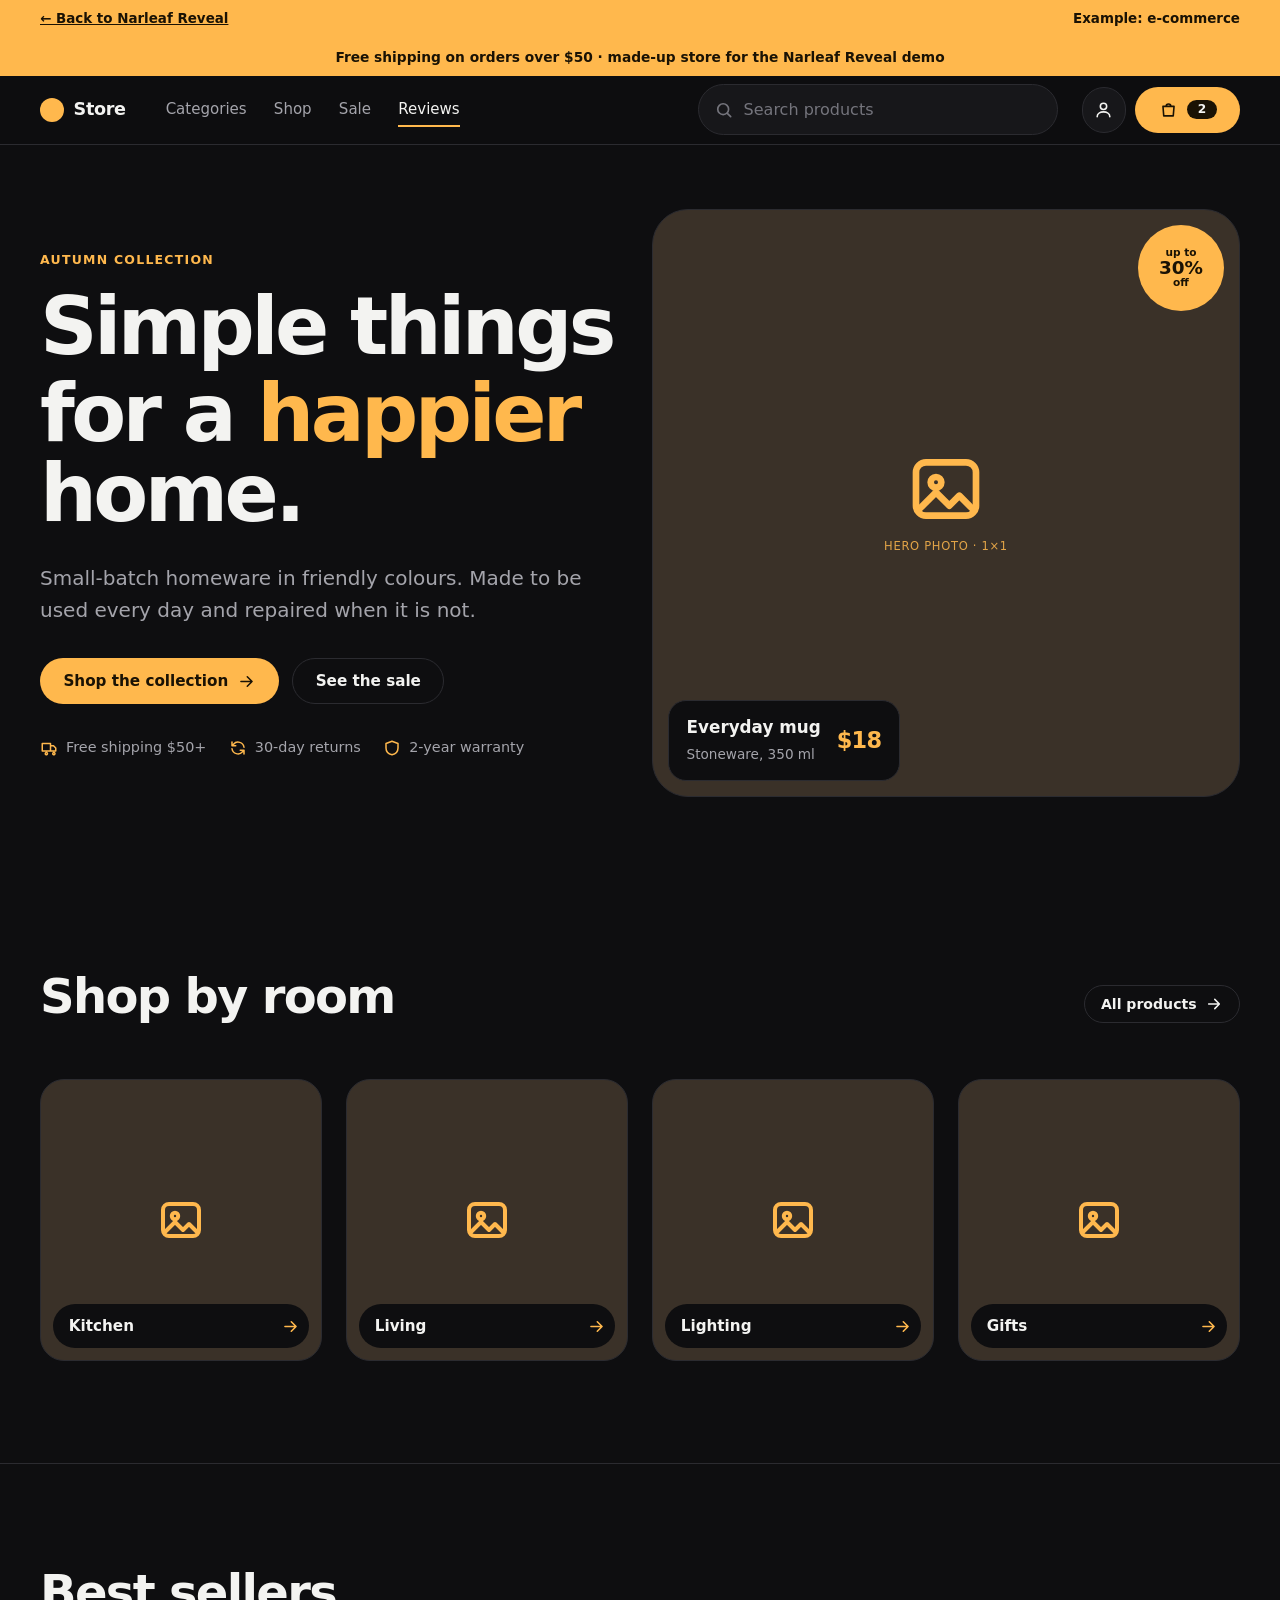
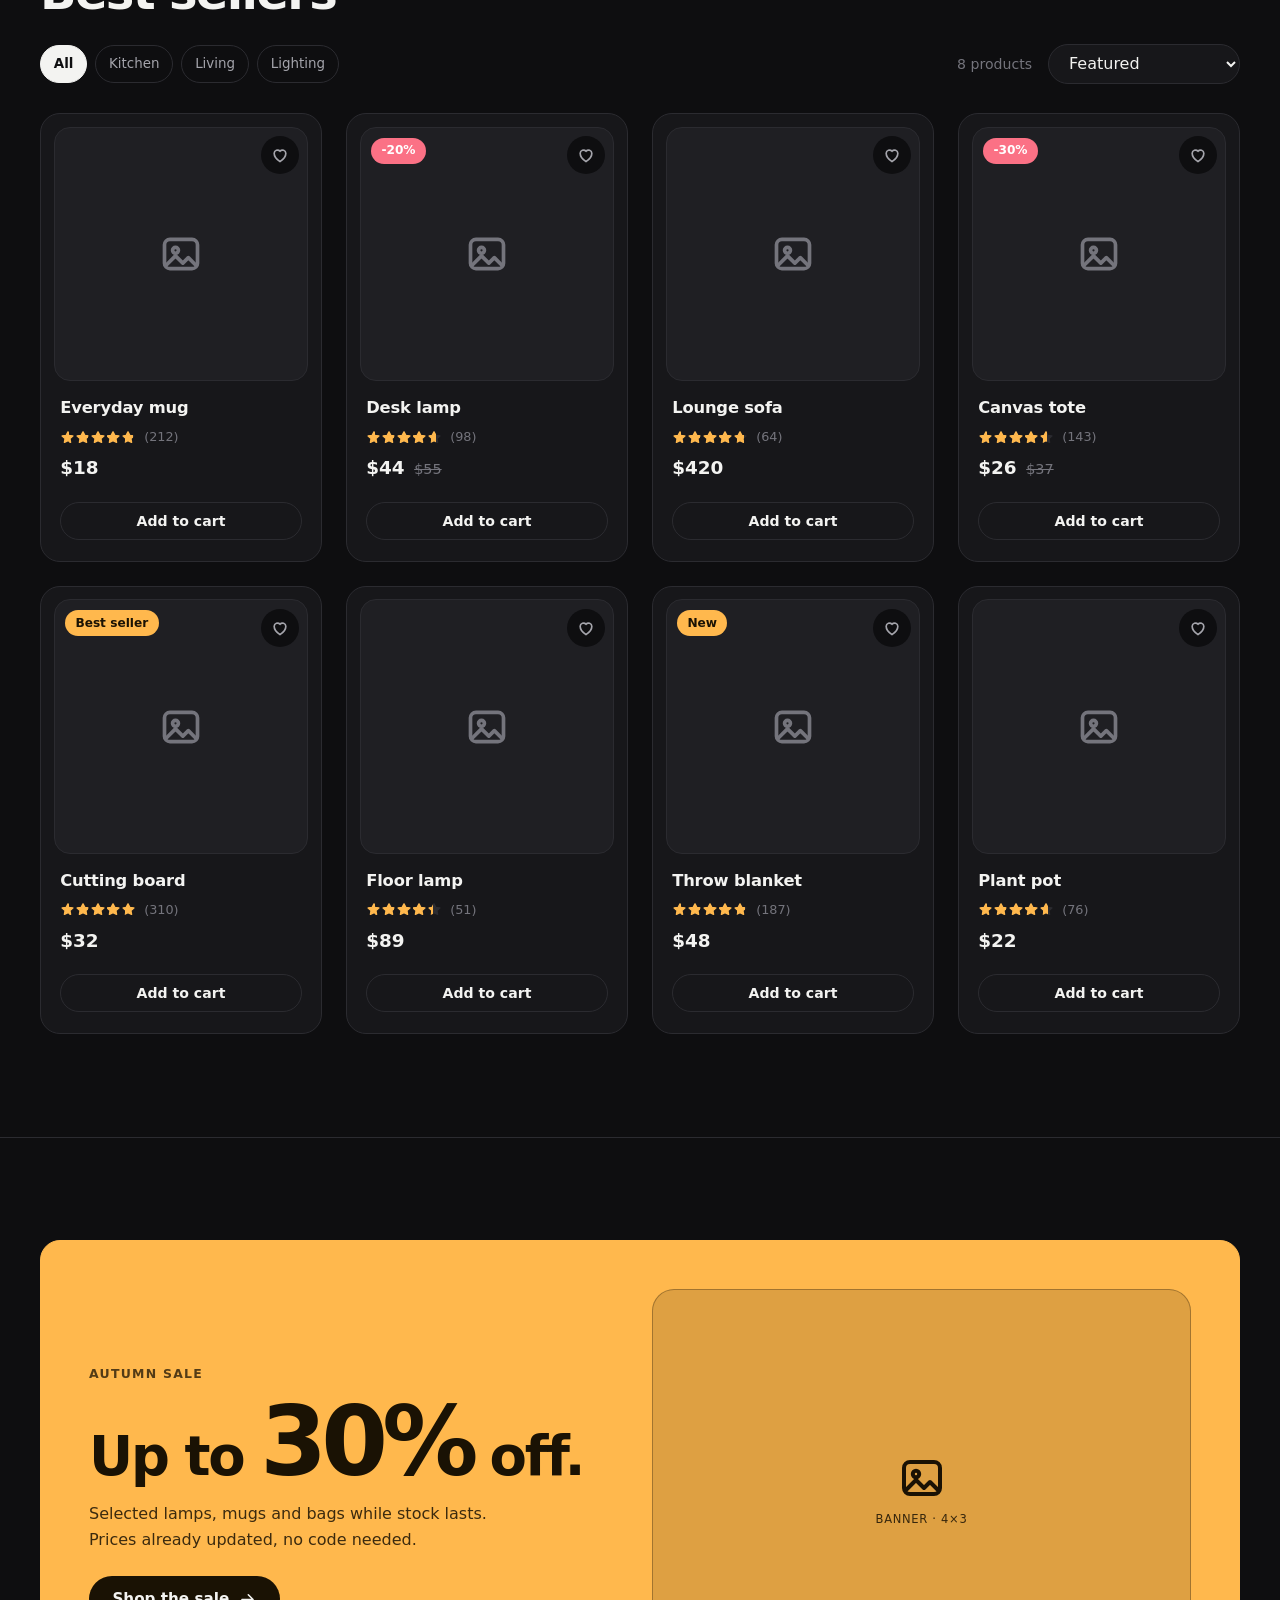
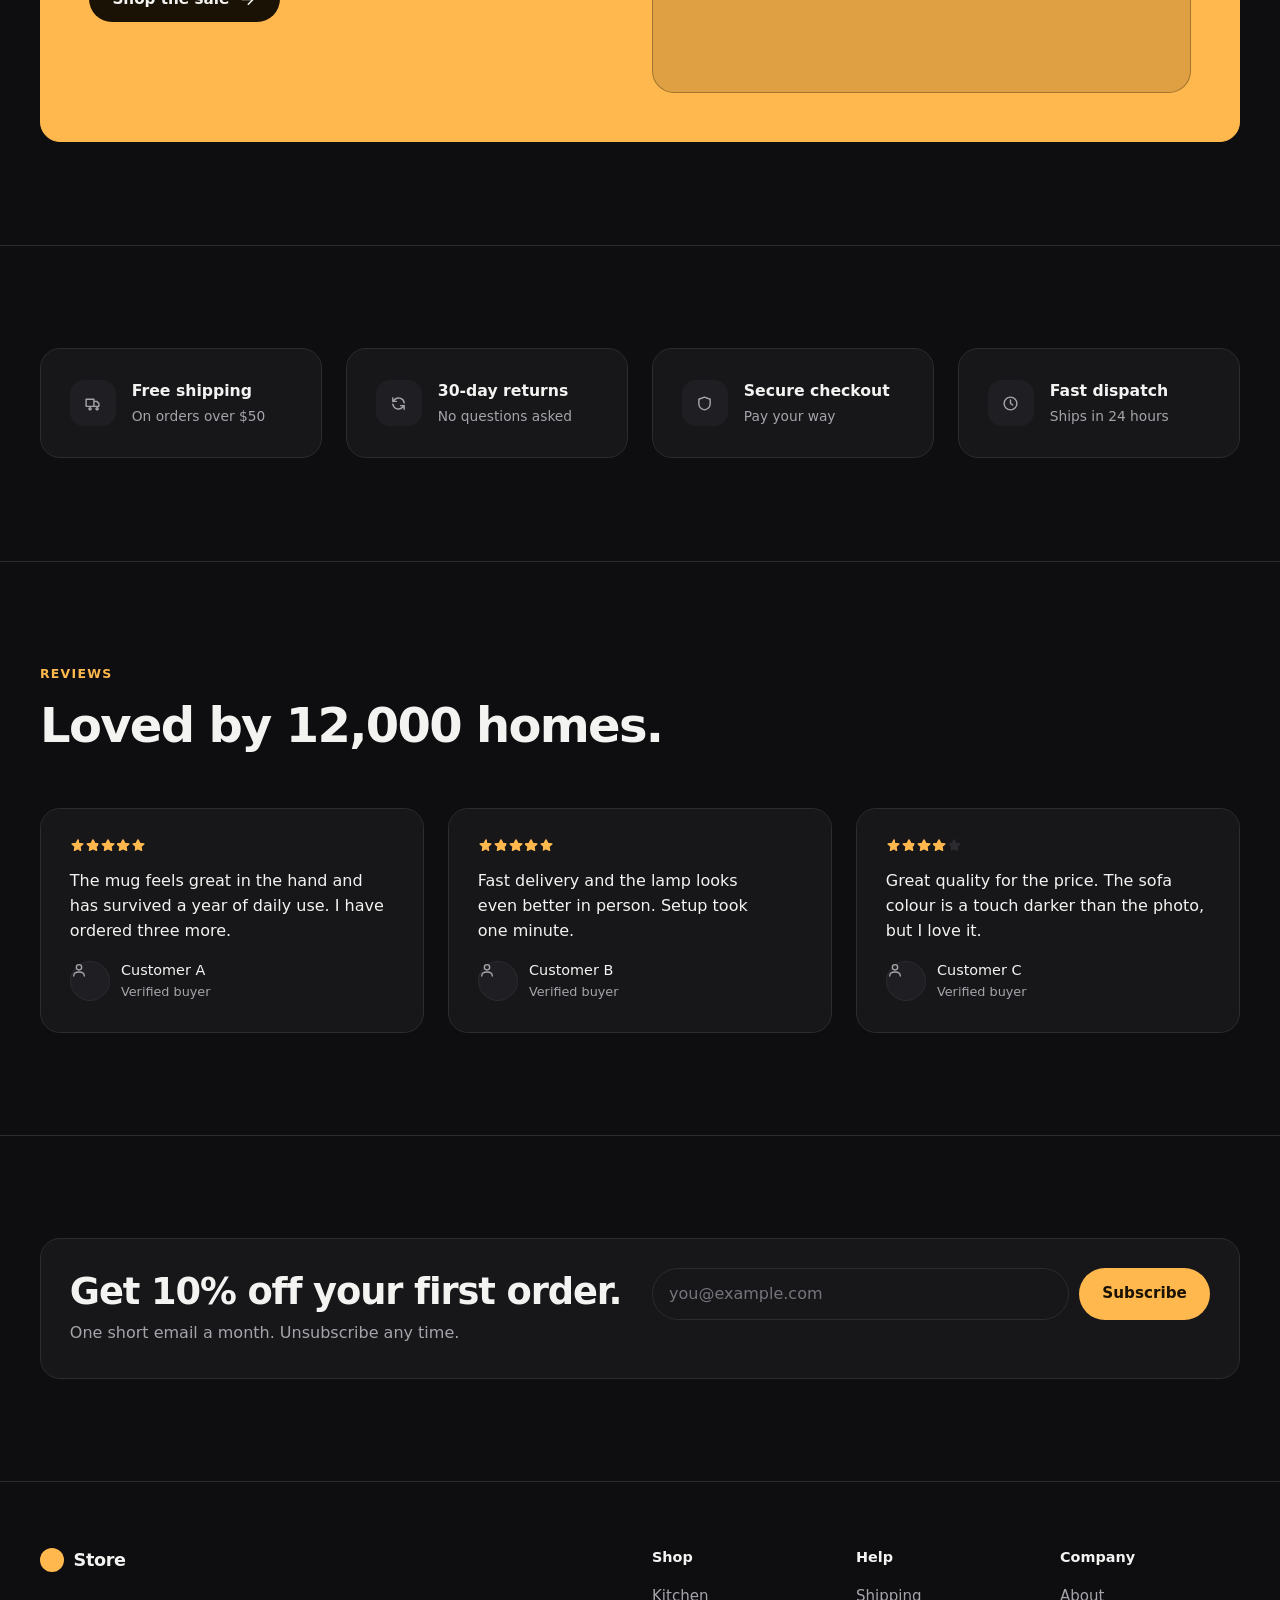
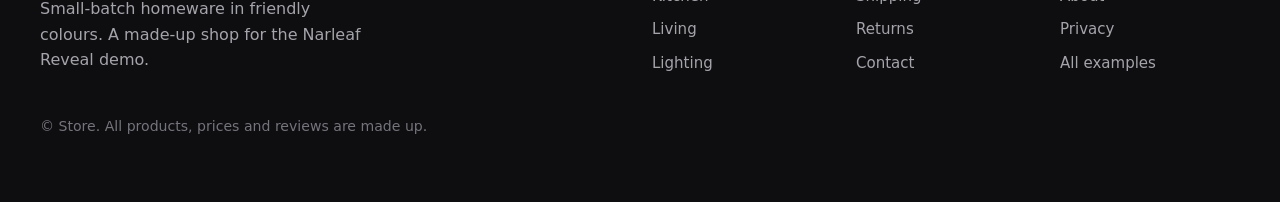
<file: examples/ecommerce.html>
<!DOCTYPE html>
<html lang="en">
<head>
  <meta charset="UTF-8" />
  <meta name="viewport" content="width=device-width, initial-scale=1.0" />
  <title>E-commerce example · Narleaf Reveal</title>
  <meta name="description" content="An online store in a dark theme, built with Narleaf Layout and Narleaf Reveal: filter and sort, wishlist, add to cart, bouncing product cards and a sliding sale banner." />
  <meta name="theme-color" content="#0e0e10" />
  <link rel="stylesheet" href="../narleaf-layout.css" />
  <link rel="stylesheet" href="../narleaf-reveal.css" />
  <link rel="stylesheet" href="shared.css" />
  <script src="shared.js"></script>
  <script src="../narleaf-reveal.js" defer></script>
  <style>
    :root { --accent: #ffb84d; --accent-ink: #1a1204; }
    .promo { background: var(--accent); color: var(--accent-ink); text-align: center; font-size: .86rem; font-weight: 650; padding: .5rem 1rem; }
    .search { position: relative; flex: 1 1 260px; max-width: 360px; }
    .search .ico { position: absolute; left: 1rem; top: 50%; transform: translateY(-50%); color: var(--faint); }
    .search .input { padding-left: 2.8rem; border-radius: 99px; min-height: 44px; }
    @media (max-width: 1023px) { .search { display: none; } }
    .cart-btn { gap: .6rem; }
    .cart-btn .badge { min-width: 22px; justify-content: center; }
    [hidden] { display: none !important; }

    .hero { padding-block: clamp(2rem, 5vw, 4rem) clamp(2.5rem, 6vw, 4.5rem); align-items: center; }
    .hero h1 { font-size: clamp(2.7rem, 6.6vw, 5rem); line-height: 1; letter-spacing: -.045em; font-weight: 750; }
    .hero .lead { margin-top: 1.4rem; }
    .hero .cta { display: flex; flex-wrap: wrap; gap: .8rem; margin-top: 2rem; }
    .hero__usps { display: flex; flex-wrap: wrap; gap: .6rem 1.4rem; list-style: none; padding: 0; margin: 2rem 0 0; color: var(--muted); font-size: .9rem; }
    .hero__usps li { display: flex; align-items: center; gap: .5rem; }
    .hero__usps .ico { color: var(--accent); }
    .stage { position: relative; }
    .stage .ph { --ar: 1 / 1; --ph-radius: 36px; --ph-icon: 4rem; }
    .price-tag { position: absolute; left: 1rem; bottom: 1rem; display: flex; align-items: center; gap: 1rem; padding: .8rem 1.1rem; border-radius: 18px; background: var(--bg); border: 1px solid var(--line); }
    .price-tag b { display: block; font-size: 1.05rem; }
    .price-tag span { color: var(--muted); font-size: .85rem; }
    .price-tag .num { font-size: 1.4rem; font-weight: 750; color: var(--accent); letter-spacing: -.03em; }
    .stage .badge { position: absolute; right: 1rem; top: 1rem; width: 86px; height: 86px; border-radius: 50%; justify-content: center; text-align: center; line-height: 1.05; font-size: 1.15rem; flex-direction: column; gap: 0; }
    .stage .badge small { font-size: .66rem; font-weight: 600; }

    .cat { display: block; text-decoration: none; position: relative; }
    .cat .ph { --ar: 1 / 1; --ph-radius: 24px; --ph-icon: 2.4rem; transition: border-color .2s; }
    .cat:hover .ph { border-color: var(--accent); }
    .cat__label { position: absolute; left: .8rem; right: .8rem; bottom: .8rem; display: flex; justify-content: space-between; align-items: center; padding: .6rem .6rem .6rem 1rem; border-radius: 99px; background: var(--bg); font-weight: 620; font-size: .95rem; }
    .cat__label .ico { color: var(--accent); }

    .toolbar { display: flex; flex-wrap: wrap; align-items: center; gap: .6rem 1rem; margin-bottom: 1.8rem; }
    .toolbar .filters { display: flex; flex-wrap: wrap; gap: .5rem; }
    .toolbar .tools { margin-left: auto; display: flex; align-items: center; gap: 1rem; }
    .toolbar .input { min-height: 40px; padding-block: .4rem; width: auto; border-radius: 99px; }
    .results { color: var(--faint); font-size: .88rem; }

    .product { display: grid; gap: .9rem; align-content: start; height: 100%; padding: .8rem .8rem 1.3rem; }
    .product .media { position: relative; }
    .product .ph { --ar: 1 / 1; --ph-radius: 16px; --ph-icon: 2.2rem; }
    .product .badge { position: absolute; left: .7rem; top: .7rem; }
    .product .badge--sale { background: var(--bad); color: #fff; }
    .wish { position: absolute; right: .6rem; top: .6rem; display: grid; place-items: center; width: 38px; height: 38px; border-radius: 50%; border: 0; background: var(--bg); color: var(--muted); cursor: pointer; transition: color .15s, transform .15s; }
    .wish:hover { color: var(--ink); }
    .wish[aria-pressed="true"] { color: var(--bad); transform: scale(1.08); }
    .wish[aria-pressed="true"] .ico { background: currentColor; }
    .product__body { display: grid; gap: .35rem; padding-inline: .4rem; }
    .product h3 { font-size: 1.02rem; font-weight: 620; letter-spacing: -.01em; }
    .rating { display: flex; align-items: center; gap: .5rem; color: var(--faint); font-size: .8rem; }
    .stars { --r: 5; position: relative; display: inline-block; width: 5em; height: 1em; font-size: .95rem; }
    .stars::before, .stars i { content: ""; position: absolute; top: 0; bottom: 0; left: 0; -webkit-mask: var(--i) 0 0 / 1em 1em repeat-x; mask: var(--i) 0 0 / 1em 1em repeat-x; }
    .stars::before { right: 0; background: var(--line); }
    .stars i { width: calc(var(--r) * 20%); background: var(--accent); }
    .price { display: flex; align-items: baseline; gap: .6rem; }
    .price b { font-size: 1.15rem; font-variant-numeric: tabular-nums; }
    .price s { color: var(--faint); font-size: .9rem; }
    .product .btn { margin: .3rem .4rem 0; }

    .banner { overflow: hidden; align-items: center; padding: clamp(1.6rem, 4vw, 3rem); }
    .banner h2 { font-size: clamp(2rem, 4.6vw, 3.4rem); line-height: 1.02; letter-spacing: -.04em; font-weight: 750; }
    .banner p { margin-top: 1rem; max-width: 26rem; opacity: .85; }
    .banner .btn { margin-top: 1.5rem; background: var(--accent-ink); color: var(--ink); }
    .banner .btn:hover { background: var(--ink); color: var(--accent-ink); }
    .banner .ph { --ar: 4 / 3; --ph-radius: 22px; --ph-bg: color-mix(in srgb, var(--accent-ink) 14%, transparent); --ph-ink: var(--accent-ink); border-color: color-mix(in srgb, var(--accent-ink) 30%, transparent); }
    .big { font-size: clamp(3.4rem, 8vw, 6rem); font-weight: 800; letter-spacing: -.06em; line-height: .9; }

    .perk { display: flex; align-items: center; gap: 1rem; }
    .perk b { display: block; font-size: .98rem; }
    .perk span { color: var(--muted); font-size: .86rem; }
    .review { display: grid; gap: 1rem; height: 100%; align-content: space-between; }
    .review p { font-size: 1rem; line-height: 1.55; }
    .who { display: flex; align-items: center; gap: .7rem; font-size: .9rem; }
    .who span { color: var(--muted); display: block; font-size: .8rem; }

    .news { align-items: center; }
    .news h2 { font-size: clamp(1.6rem, 3.4vw, 2.3rem); letter-spacing: -.03em; line-height: 1.1; }
    .news form { display: flex; flex-wrap: wrap; gap: .6rem; }
    .news .input { flex: 1 1 200px; border-radius: 99px; }

  </style>
</head>
<body>
<a class="skip" href="#main">Skip to content</a>

<div class="demo-bar"><div class="nar-container nar-pi-auto">
  <a href="../index.html#examples">&larr; Back to Narleaf Reveal</a>
  <span>Example: e-commerce</span>
</div></div>
<div class="promo">Free shipping on orders over $50 &middot; made-up store for the Narleaf Reveal demo</div>

<header class="site-header">
  <div class="nar-container nar-pi-auto">
    <nav class="nav" aria-label="Main">
      <a class="brand" href="#top"><span class="brand__mark" style="border-radius:50%"></span>Store</a>
      <ul class="nav__links" id="menu" style="margin-left:1rem;margin-right:auto">
        <li><a href="#categories">Categories</a></li>
        <li><a href="#shop">Shop</a></li>
        <li><a href="#sale">Sale</a></li>
        <li><a href="#reviews">Reviews</a></li>
      </ul>
      <div class="search"><i class="ico i-search"></i><label class="sr-only" for="q">Search products</label><input class="input" id="q" type="search" placeholder="Search products" /></div>
      <div class="nav__cta">
        <button class="btn btn--icon" type="button" aria-label="Account"><i class="ico i-user"></i></button>
        <button class="btn btn--primary cart-btn" type="button" aria-label="Cart, 2 items" id="cart-btn"><i class="ico i-bag"></i><span class="badge" id="cart-count" style="background:var(--accent-ink);color:var(--ink)">2</span></button>
      </div>
      <button class="menu-toggle" type="button" data-menu-toggle aria-controls="menu" aria-expanded="false" aria-label="Menu"><i class="ico i-menu"></i></button>
    </nav>
  </div>
</header>

<main id="main">

  <!-- Hero -->
  <section id="top" aria-labelledby="hero-title">
    <div class="hero nar-container nar-pi-auto nar-grid nar-gap-auto nar-gb-32">
      <div class="nar-span-12 nar-span-lg-6">
        <span class="eyebrow" data-nar-reveal="fade">Autumn collection</span>
        <h1 id="hero-title" class="lines" style="margin-top:1rem" data-nar-reveal-stagger="140" data-nar-reveal-easing="cubic-bezier(.2,.8,.2,1)">
          <span data-nar-reveal="clip-up" data-nar-reveal-duration="900">Simple things</span>
          <span data-nar-reveal="clip-up" data-nar-reveal-duration="900">for a <span class="accent" style="display:inline">happier</span> home.</span>
        </h1>
        <p class="lead" data-nar-reveal="slide-bottom" data-nar-reveal-distance="30" data-nar-reveal-delay="450">Small-batch homeware in friendly colours. Made to be used every day and repaired when it is not.</p>
        <div class="cta" data-nar-reveal="slide-bottom" data-nar-reveal-distance="30" data-nar-reveal-delay="600">
          <a class="btn btn--primary" href="#shop">Shop the collection <i class="ico i-arrow"></i></a>
          <a class="btn btn--ghost" href="#sale">See the sale</a>
        </div>
        <ul class="hero__usps" data-nar-reveal-stagger="90">
          <li data-nar-reveal="fade" data-nar-reveal-delay="800"><i class="ico i-truck"></i>Free shipping $50+</li>
          <li data-nar-reveal="fade" data-nar-reveal-delay="800"><i class="ico i-refresh"></i>30-day returns</li>
          <li data-nar-reveal="fade" data-nar-reveal-delay="800"><i class="ico i-shield"></i>2-year warranty</li>
        </ul>
      </div>
      <div class="nar-span-12 nar-span-lg-6">
        <div class="stage" data-nar-reveal="clip-circle" data-nar-reveal-duration="1200" data-nar-reveal-delay="200">
          <div class="ph ph--tint" role="img" aria-label="Hero product photo placeholder"><i class="ico i-image"></i><span class="ph__label">Hero photo &middot; 1&times;1</span></div>
          <span class="badge" data-nar-reveal="bounce-in-center" data-nar-reveal-delay="1000" data-nar-reveal-distance="0"><small>up to</small>30%<small>off</small></span>
          <div class="price-tag" data-nar-reveal="slide-bottom" data-nar-reveal-distance="30" data-nar-reveal-delay="1100"><div><b>Everyday mug</b><span>Stoneware, 350 ml</span></div><span class="num">$18</span></div>
        </div>
      </div>
    </div>
  </section>

  <!-- Categories -->
  <section class="section" id="categories" aria-labelledby="cat-title">
    <div class="nar-container nar-pi-auto">
      <div class="section__head section__head--row" data-nar-reveal-trigger="early">
        <h2 class="h-section" id="cat-title" data-nar-reveal="clip-up" data-nar-reveal-duration="800">Shop by room</h2>
        <a class="btn btn--ghost btn--sm" href="#shop" data-nar-reveal="fade" data-nar-reveal-delay="200">All products <i class="ico i-arrow"></i></a>
      </div>
      <div class="nar-grid nar-gap-auto" data-nar-reveal-stagger="100" data-nar-reveal-trigger="early">
        <a class="cat nar-span-6 nar-span-lg-3" href="#shop" data-filter="kitchen" data-nar-reveal="zoom-in-bottom" data-nar-reveal-distance="40"><div class="ph ph--tint" role="img" aria-label="Kitchen category placeholder"><i class="ico i-image"></i></div><span class="cat__label">Kitchen <i class="ico i-arrow"></i></span></a>
        <a class="cat nar-span-6 nar-span-lg-3" href="#shop" data-filter="living" data-nar-reveal="zoom-in-bottom" data-nar-reveal-distance="40"><div class="ph ph--tint" role="img" aria-label="Living category placeholder"><i class="ico i-image"></i></div><span class="cat__label">Living <i class="ico i-arrow"></i></span></a>
        <a class="cat nar-span-6 nar-span-lg-3" href="#shop" data-filter="lighting" data-nar-reveal="zoom-in-bottom" data-nar-reveal-distance="40"><div class="ph ph--tint" role="img" aria-label="Lighting category placeholder"><i class="ico i-image"></i></div><span class="cat__label">Lighting <i class="ico i-arrow"></i></span></a>
        <a class="cat nar-span-6 nar-span-lg-3" href="#shop" data-filter="all" data-nar-reveal="zoom-in-bottom" data-nar-reveal-distance="40"><div class="ph ph--tint" role="img" aria-label="Gifts category placeholder"><i class="ico i-image"></i></div><span class="cat__label">Gifts <i class="ico i-arrow"></i></span></a>
      </div>
    </div>
  </section>

  <!-- Products -->
  <section class="section" id="shop" aria-labelledby="shop-title">
    <div class="nar-container nar-pi-auto">
      <div class="section__head" style="margin-bottom:1.6rem" data-nar-reveal-trigger="early">
        <h2 class="h-section" id="shop-title" data-nar-reveal="clip-up" data-nar-reveal-duration="800">Best sellers</h2>
      </div>
      <div class="toolbar" data-nar-reveal="fade" data-nar-reveal-trigger="early">
        <div class="filters" role="group" aria-label="Category">
          <button class="chip" type="button" data-cat="all" aria-pressed="true">All</button>
          <button class="chip" type="button" data-cat="kitchen" aria-pressed="false">Kitchen</button>
          <button class="chip" type="button" data-cat="living" aria-pressed="false">Living</button>
          <button class="chip" type="button" data-cat="lighting" aria-pressed="false">Lighting</button>
        </div>
        <div class="tools">
          <span class="results" id="results" role="status" aria-live="polite">8 products</span>
          <label class="sr-only" for="sort">Sort products</label>
          <select class="input" id="sort"><option value="featured">Featured</option><option value="low">Price: low to high</option><option value="high">Price: high to low</option></select>
        </div>
      </div>

      <div class="nar-grid nar-gap-auto" id="grid" data-nar-reveal-stagger="100" data-nar-reveal-trigger="early" data-nar-reveal-distance="60">
        <article class="nar-span-12 nar-span-sm-6 nar-span-lg-3" data-cat="kitchen" data-price="18" data-order="1" data-name="Everyday mug" data-nar-reveal="bounce-in-bottom"><div class="card product"><div class="media"><div class="ph" role="img" aria-label="Everyday mug photo placeholder"><i class="ico i-image"></i></div><button class="wish" type="button" aria-pressed="false" aria-label="Save Everyday mug"><i class="ico i-heart"></i></button></div><div class="product__body"><h3>Everyday mug</h3><div class="rating"><span class="stars i-star" style="--r:4.8" role="img" aria-label="4.8 out of 5"><i></i></span>(212)</div><div class="price"><b>$18</b></div></div><button class="btn btn--ghost btn--sm" type="button" data-add>Add to cart</button></div></article>
        <article class="nar-span-12 nar-span-sm-6 nar-span-lg-3" data-cat="lighting" data-price="44" data-order="2" data-name="Desk lamp" data-nar-reveal="bounce-in-bottom"><div class="card product"><div class="media"><div class="ph" role="img" aria-label="Desk lamp photo placeholder"><i class="ico i-image"></i></div><span class="badge badge--sale">-20%</span><button class="wish" type="button" aria-pressed="false" aria-label="Save Desk lamp"><i class="ico i-heart"></i></button></div><div class="product__body"><h3>Desk lamp</h3><div class="rating"><span class="stars i-star" style="--r:4.6" role="img" aria-label="4.6 out of 5"><i></i></span>(98)</div><div class="price"><b>$44</b><s>$55</s></div></div><button class="btn btn--ghost btn--sm" type="button" data-add>Add to cart</button></div></article>
        <article class="nar-span-12 nar-span-sm-6 nar-span-lg-3" data-cat="living" data-price="420" data-order="3" data-name="Lounge sofa" data-nar-reveal="bounce-in-bottom"><div class="card product"><div class="media"><div class="ph" role="img" aria-label="Lounge sofa photo placeholder"><i class="ico i-image"></i></div><button class="wish" type="button" aria-pressed="false" aria-label="Save Lounge sofa"><i class="ico i-heart"></i></button></div><div class="product__body"><h3>Lounge sofa</h3><div class="rating"><span class="stars i-star" style="--r:4.7" role="img" aria-label="4.7 out of 5"><i></i></span>(64)</div><div class="price"><b>$420</b></div></div><button class="btn btn--ghost btn--sm" type="button" data-add>Add to cart</button></div></article>
        <article class="nar-span-12 nar-span-sm-6 nar-span-lg-3" data-cat="living" data-price="26" data-order="4" data-name="Canvas tote" data-nar-reveal="bounce-in-bottom"><div class="card product"><div class="media"><div class="ph" role="img" aria-label="Canvas tote photo placeholder"><i class="ico i-image"></i></div><span class="badge badge--sale">-30%</span><button class="wish" type="button" aria-pressed="false" aria-label="Save Canvas tote"><i class="ico i-heart"></i></button></div><div class="product__body"><h3>Canvas tote</h3><div class="rating"><span class="stars i-star" style="--r:4.5" role="img" aria-label="4.5 out of 5"><i></i></span>(143)</div><div class="price"><b>$26</b><s>$37</s></div></div><button class="btn btn--ghost btn--sm" type="button" data-add>Add to cart</button></div></article>
        <article class="nar-span-12 nar-span-sm-6 nar-span-lg-3" data-cat="kitchen" data-price="32" data-order="5" data-name="Cutting board" data-nar-reveal="bounce-in-bottom"><div class="card product"><div class="media"><div class="ph" role="img" aria-label="Cutting board photo placeholder"><i class="ico i-image"></i></div><span class="badge">Best seller</span><button class="wish" type="button" aria-pressed="false" aria-label="Save Cutting board"><i class="ico i-heart"></i></button></div><div class="product__body"><h3>Cutting board</h3><div class="rating"><span class="stars i-star" style="--r:4.9" role="img" aria-label="4.9 out of 5"><i></i></span>(310)</div><div class="price"><b>$32</b></div></div><button class="btn btn--ghost btn--sm" type="button" data-add>Add to cart</button></div></article>
        <article class="nar-span-12 nar-span-sm-6 nar-span-lg-3" data-cat="lighting" data-price="89" data-order="6" data-name="Floor lamp" data-nar-reveal="bounce-in-bottom"><div class="card product"><div class="media"><div class="ph" role="img" aria-label="Floor lamp photo placeholder"><i class="ico i-image"></i></div><button class="wish" type="button" aria-pressed="false" aria-label="Save Floor lamp"><i class="ico i-heart"></i></button></div><div class="product__body"><h3>Floor lamp</h3><div class="rating"><span class="stars i-star" style="--r:4.4" role="img" aria-label="4.4 out of 5"><i></i></span>(51)</div><div class="price"><b>$89</b></div></div><button class="btn btn--ghost btn--sm" type="button" data-add>Add to cart</button></div></article>
        <article class="nar-span-12 nar-span-sm-6 nar-span-lg-3" data-cat="living" data-price="48" data-order="7" data-name="Throw blanket" data-nar-reveal="bounce-in-bottom"><div class="card product"><div class="media"><div class="ph" role="img" aria-label="Throw blanket photo placeholder"><i class="ico i-image"></i></div><span class="badge">New</span><button class="wish" type="button" aria-pressed="false" aria-label="Save Throw blanket"><i class="ico i-heart"></i></button></div><div class="product__body"><h3>Throw blanket</h3><div class="rating"><span class="stars i-star" style="--r:4.8" role="img" aria-label="4.8 out of 5"><i></i></span>(187)</div><div class="price"><b>$48</b></div></div><button class="btn btn--ghost btn--sm" type="button" data-add>Add to cart</button></div></article>
        <article class="nar-span-12 nar-span-sm-6 nar-span-lg-3" data-cat="living" data-price="22" data-order="8" data-name="Plant pot" data-nar-reveal="bounce-in-bottom"><div class="card product"><div class="media"><div class="ph" role="img" aria-label="Plant pot photo placeholder"><i class="ico i-image"></i></div><button class="wish" type="button" aria-pressed="false" aria-label="Save Plant pot"><i class="ico i-heart"></i></button></div><div class="product__body"><h3>Plant pot</h3><div class="rating"><span class="stars i-star" style="--r:4.6" role="img" aria-label="4.6 out of 5"><i></i></span>(76)</div><div class="price"><b>$22</b></div></div><button class="btn btn--ghost btn--sm" type="button" data-add>Add to cart</button></div></article>
      </div>
    </div>
  </section>

  <!-- Sale banner -->
  <section class="section" id="sale" aria-labelledby="sale-title">
    <div class="nar-container nar-pi-auto">
      <div class="card card--accent banner nar-grid nar-gap-auto" data-nar-reveal="clip-right" data-nar-reveal-duration="1000" data-nar-reveal-trigger="early">
        <div class="nar-span-12 nar-span-lg-6">
          <span class="eyebrow" style="color:inherit;opacity:.75">Autumn sale</span>
          <h2 id="sale-title" style="margin-top:.8rem">Up to <span class="big" data-nar-reveal="bounce-in-left" data-nar-reveal-delay="500" data-nar-reveal-distance="60" style="display:inline-block">30%</span> off.</h2>
          <p>Selected lamps, mugs and bags while stock lasts. Prices already updated, no code needed.</p>
          <a class="btn" href="#shop">Shop the sale <i class="ico i-arrow"></i></a>
        </div>
        <div class="nar-span-12 nar-span-lg-6"><div class="ph" role="img" aria-label="Sale banner photo placeholder"><i class="ico i-image"></i><span class="ph__label">Banner &middot; 4&times;3</span></div></div>
      </div>
    </div>
  </section>

  <!-- Perks -->
  <section class="section" aria-label="Why shop with us">
    <div class="nar-container nar-pi-auto">
      <ul class="nar-grid nar-gap-auto" style="list-style:none;padding:0;margin:0" data-nar-reveal-stagger="100" data-nar-reveal-trigger="early">
        <li class="nar-span-12 nar-span-sm-6 nar-span-lg-3" data-nar-reveal="slide-bottom" data-nar-reveal-distance="40"><div class="card perk"><span class="tile-icon"><i class="ico i-truck"></i></span><div><b>Free shipping</b><span>On orders over $50</span></div></div></li>
        <li class="nar-span-12 nar-span-sm-6 nar-span-lg-3" data-nar-reveal="slide-bottom" data-nar-reveal-distance="40"><div class="card perk"><span class="tile-icon"><i class="ico i-refresh"></i></span><div><b>30-day returns</b><span>No questions asked</span></div></div></li>
        <li class="nar-span-12 nar-span-sm-6 nar-span-lg-3" data-nar-reveal="slide-bottom" data-nar-reveal-distance="40"><div class="card perk"><span class="tile-icon"><i class="ico i-shield"></i></span><div><b>Secure checkout</b><span>Pay your way</span></div></div></li>
        <li class="nar-span-12 nar-span-sm-6 nar-span-lg-3" data-nar-reveal="slide-bottom" data-nar-reveal-distance="40"><div class="card perk"><span class="tile-icon"><i class="ico i-clock"></i></span><div><b>Fast dispatch</b><span>Ships in 24 hours</span></div></div></li>
      </ul>
    </div>
  </section>

  <!-- Reviews -->
  <section class="section" id="reviews" aria-labelledby="rev-title">
    <div class="nar-container nar-pi-auto">
      <div class="section__head" data-nar-reveal-trigger="early">
        <span class="eyebrow" data-nar-reveal="fade">Reviews</span>
        <h2 class="h-section" id="rev-title" data-nar-reveal="clip-up" data-nar-reveal-duration="800">Loved by 12,000 homes.</h2>
      </div>
      <div class="nar-grid nar-gap-auto" data-nar-reveal-stagger="120" data-nar-reveal-trigger="early" data-nar-reveal-distance="50">
        <figure class="nar-span-12 nar-span-md-4" style="margin:0" data-nar-reveal="slide-bottom"><div class="card review"><span class="stars i-star" style="--r:5" role="img" aria-label="5 out of 5"><i></i></span><blockquote style="margin:0"><p>The mug feels great in the hand and has survived a year of daily use. I have ordered three more.</p></blockquote><figcaption class="who"><span class="avatar" style="--s:40px"><i class="ico i-user"></i></span><div>Customer A<span>Verified buyer</span></div></figcaption></div></figure>
        <figure class="nar-span-12 nar-span-md-4" style="margin:0" data-nar-reveal="slide-bottom"><div class="card review"><span class="stars i-star" style="--r:5" role="img" aria-label="5 out of 5"><i></i></span><blockquote style="margin:0"><p>Fast delivery and the lamp looks even better in person. Setup took one minute.</p></blockquote><figcaption class="who"><span class="avatar" style="--s:40px"><i class="ico i-user"></i></span><div>Customer B<span>Verified buyer</span></div></figcaption></div></figure>
        <figure class="nar-span-12 nar-span-md-4" style="margin:0" data-nar-reveal="slide-bottom"><div class="card review"><span class="stars i-star" style="--r:4" role="img" aria-label="4 out of 5"><i></i></span><blockquote style="margin:0"><p>Great quality for the price. The sofa colour is a touch darker than the photo, but I love it.</p></blockquote><figcaption class="who"><span class="avatar" style="--s:40px"><i class="ico i-user"></i></span><div>Customer C<span>Verified buyer</span></div></figcaption></div></figure>
      </div>
    </div>
  </section>

  <!-- Newsletter -->
  <section class="section" aria-labelledby="news-title">
    <div class="nar-container nar-pi-auto">
      <div class="card news nar-grid nar-gap-auto" data-nar-reveal="zoom-in-bottom" data-nar-reveal-distance="40" data-nar-reveal-trigger="early">
        <div class="nar-span-12 nar-span-lg-6"><h2 id="news-title">Get 10% off your first order.</h2><p class="muted" style="margin-top:.5rem">One short email a month. Unsubscribe any time.</p></div>
        <div class="nar-span-12 nar-span-lg-6">
          <form id="news-form" novalidate><label class="sr-only" for="news-email">Email address</label><input class="input" id="news-email" type="email" placeholder="you@example.com" autocomplete="email" required /><button class="btn btn--primary" type="submit">Subscribe</button></form>
          <p class="fine" id="news-note" role="status" aria-live="polite" style="margin-top:.6rem;min-height:1.4em"></p>
        </div>
      </div>
    </div>
  </section>
</main>

<footer class="site-footer">
  <div class="nar-container nar-pi-auto">
    <div class="nar-grid nar-gap-auto">
      <div class="nar-span-12 nar-span-lg-6"><a class="brand" href="#top"><span class="brand__mark" style="border-radius:50%"></span>Store</a><p class="muted" style="margin-top:1rem;max-width:22rem">Small-batch homeware in friendly colours. A made-up shop for the Narleaf Reveal demo.</p></div>
      <nav class="nar-span-6 nar-span-lg-2" aria-label="Shop"><ul class="link-list"><li class="link-list__title">Shop</li><li><a href="#shop">Kitchen</a></li><li><a href="#shop">Living</a></li><li><a href="#shop">Lighting</a></li></ul></nav>
      <nav class="nar-span-6 nar-span-lg-2" aria-label="Help"><ul class="link-list"><li class="link-list__title">Help</li><li><a href="#" data-demo>Shipping</a></li><li><a href="#" data-demo>Returns</a></li><li><a href="#" data-demo>Contact</a></li></ul></nav>
      <nav class="nar-span-6 nar-span-lg-2" aria-label="Company"><ul class="link-list"><li class="link-list__title">Company</li><li><a href="#" data-demo>About</a></li><li><a href="#" data-demo>Privacy</a></li><li><a href="../index.html#examples">All examples</a></li></ul></nav>
    </div>
    <p class="fine" style="margin-top:2.5rem">&copy; Store. All products, prices and reviews are made up.</p>
  </div>
</footer>


</body>
</html>
</file>
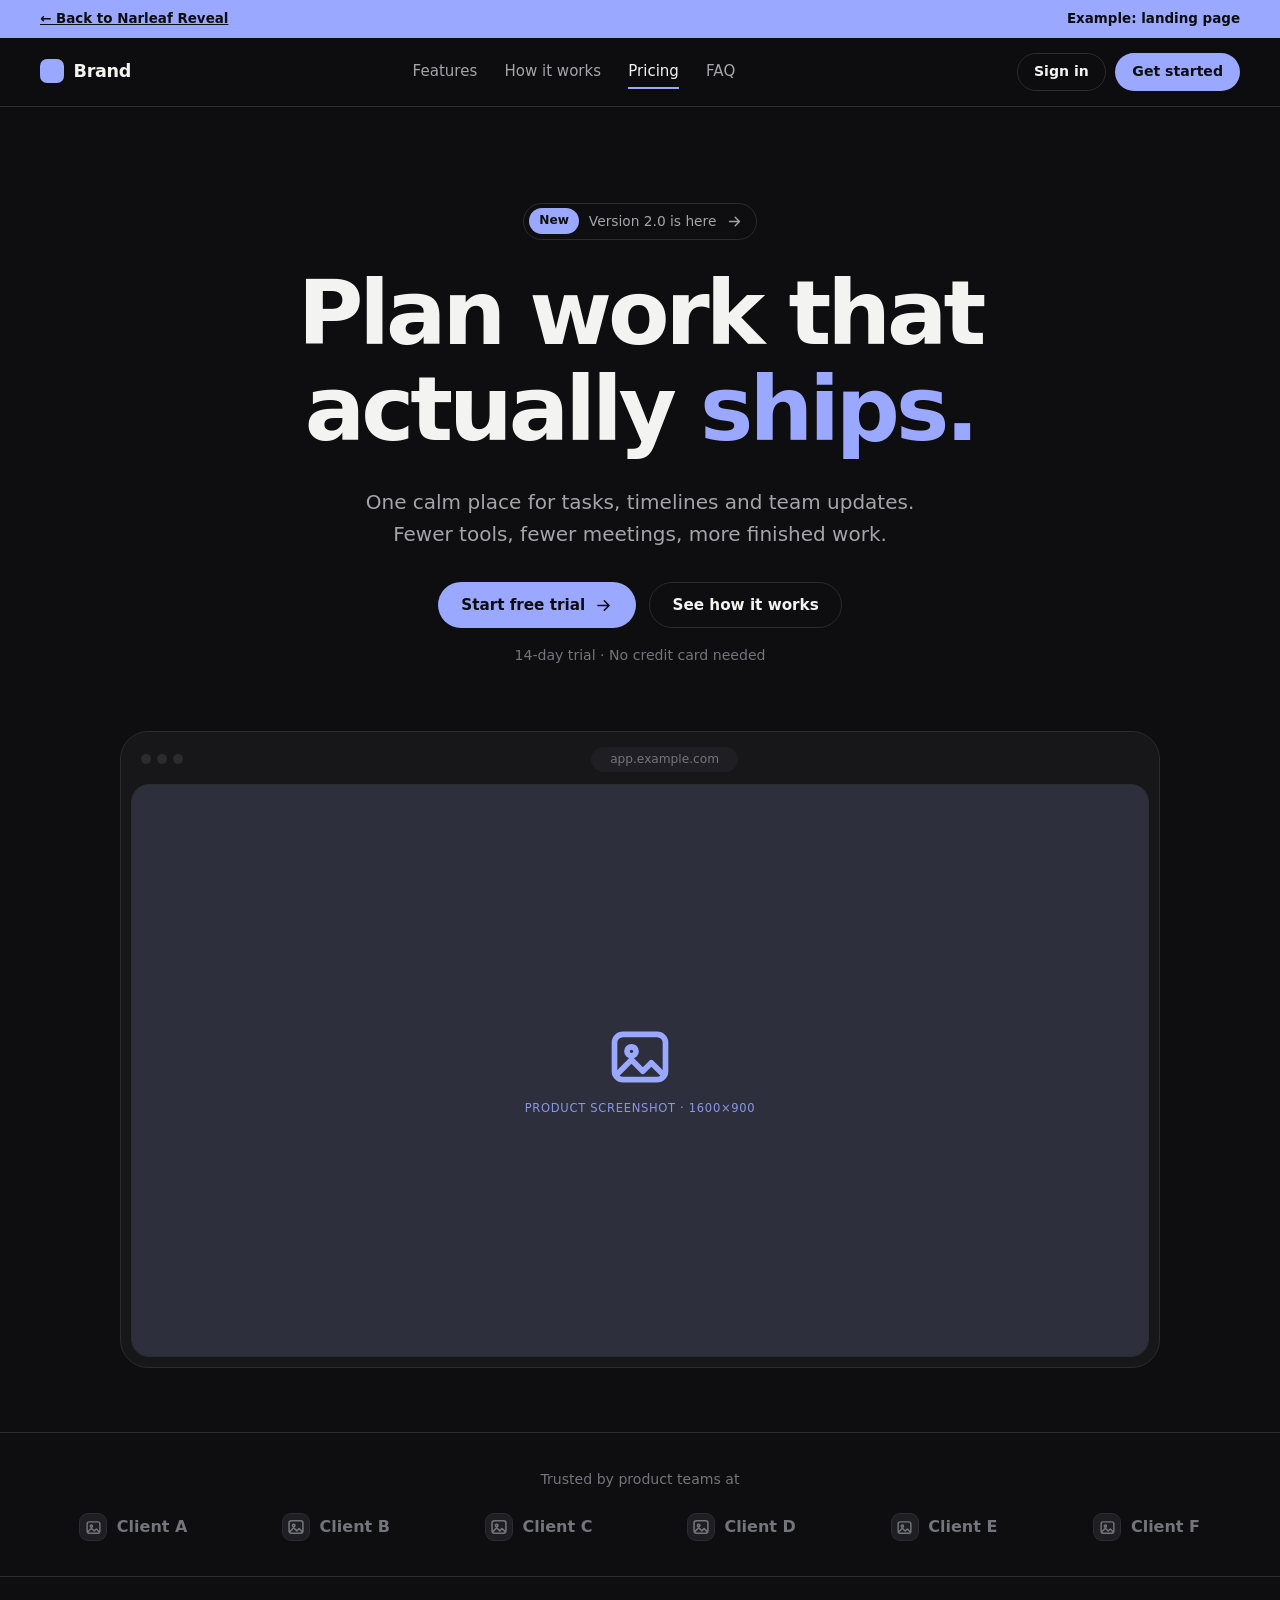
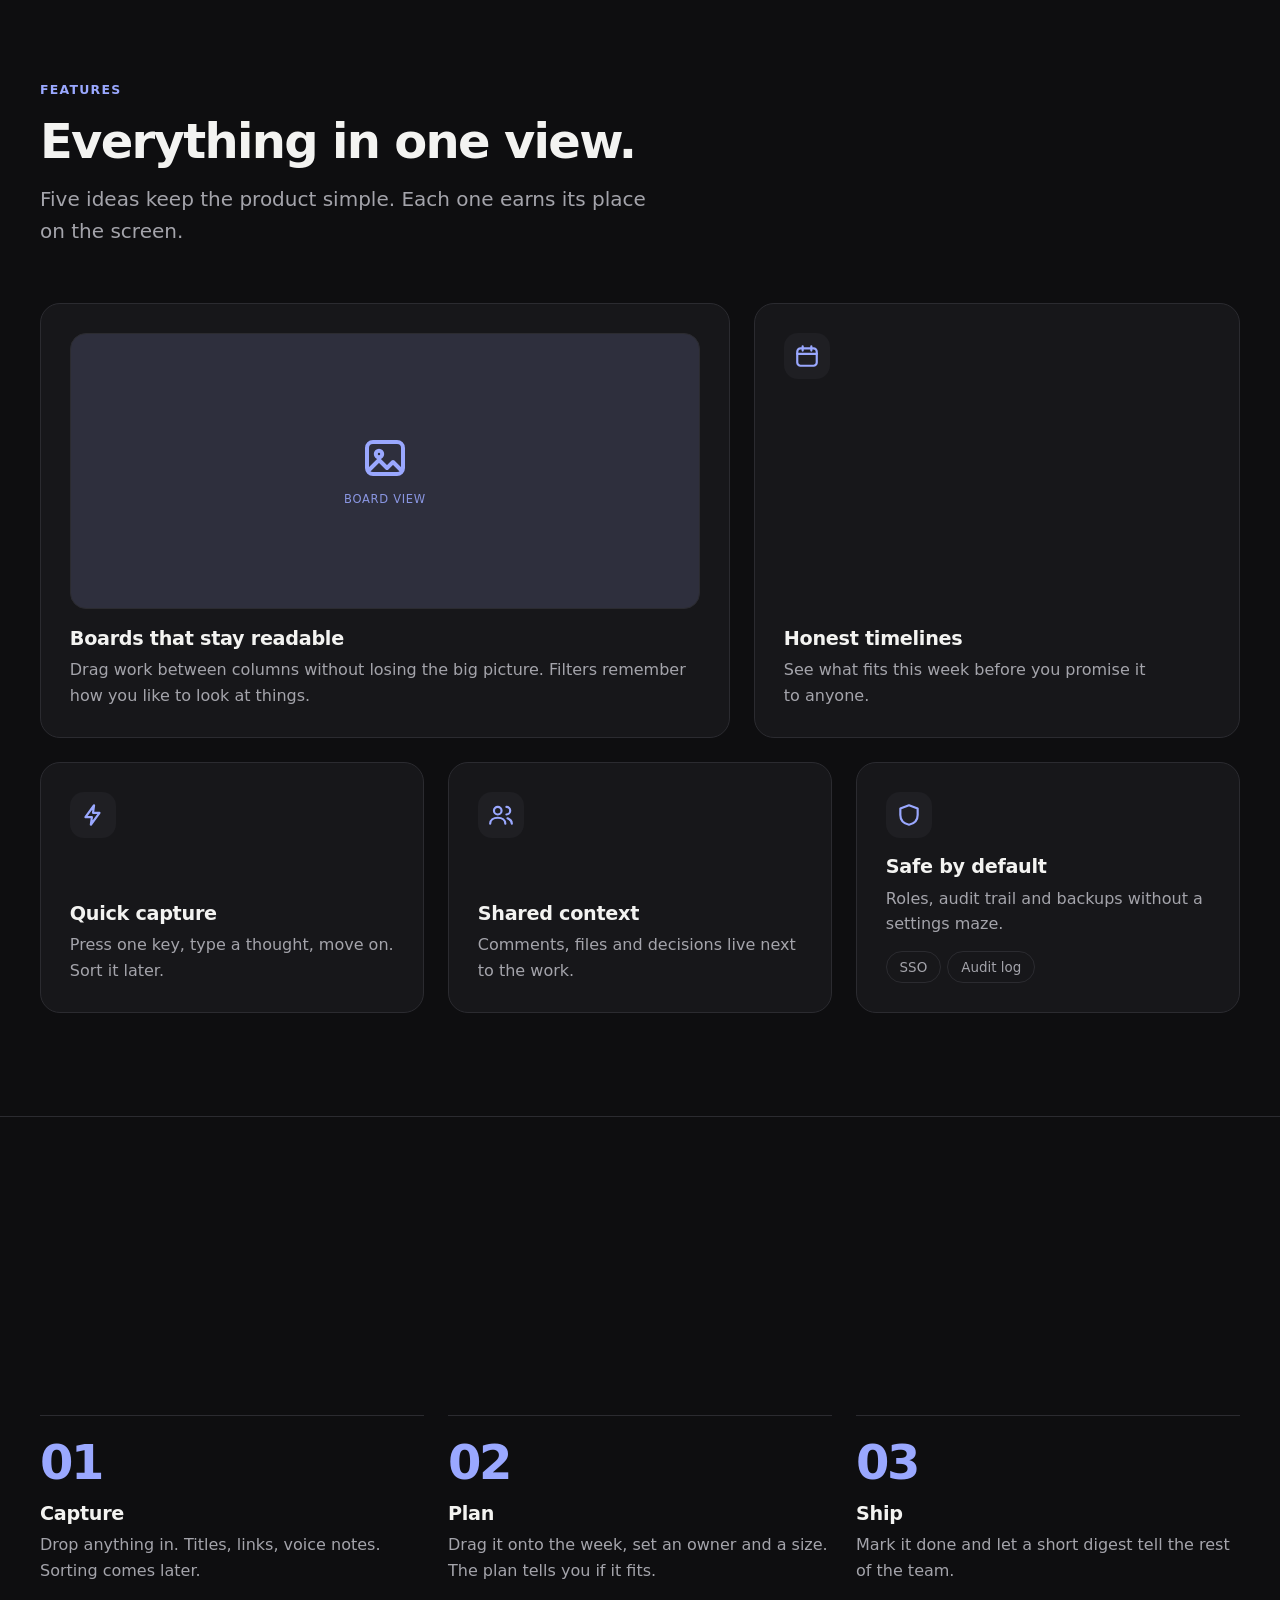
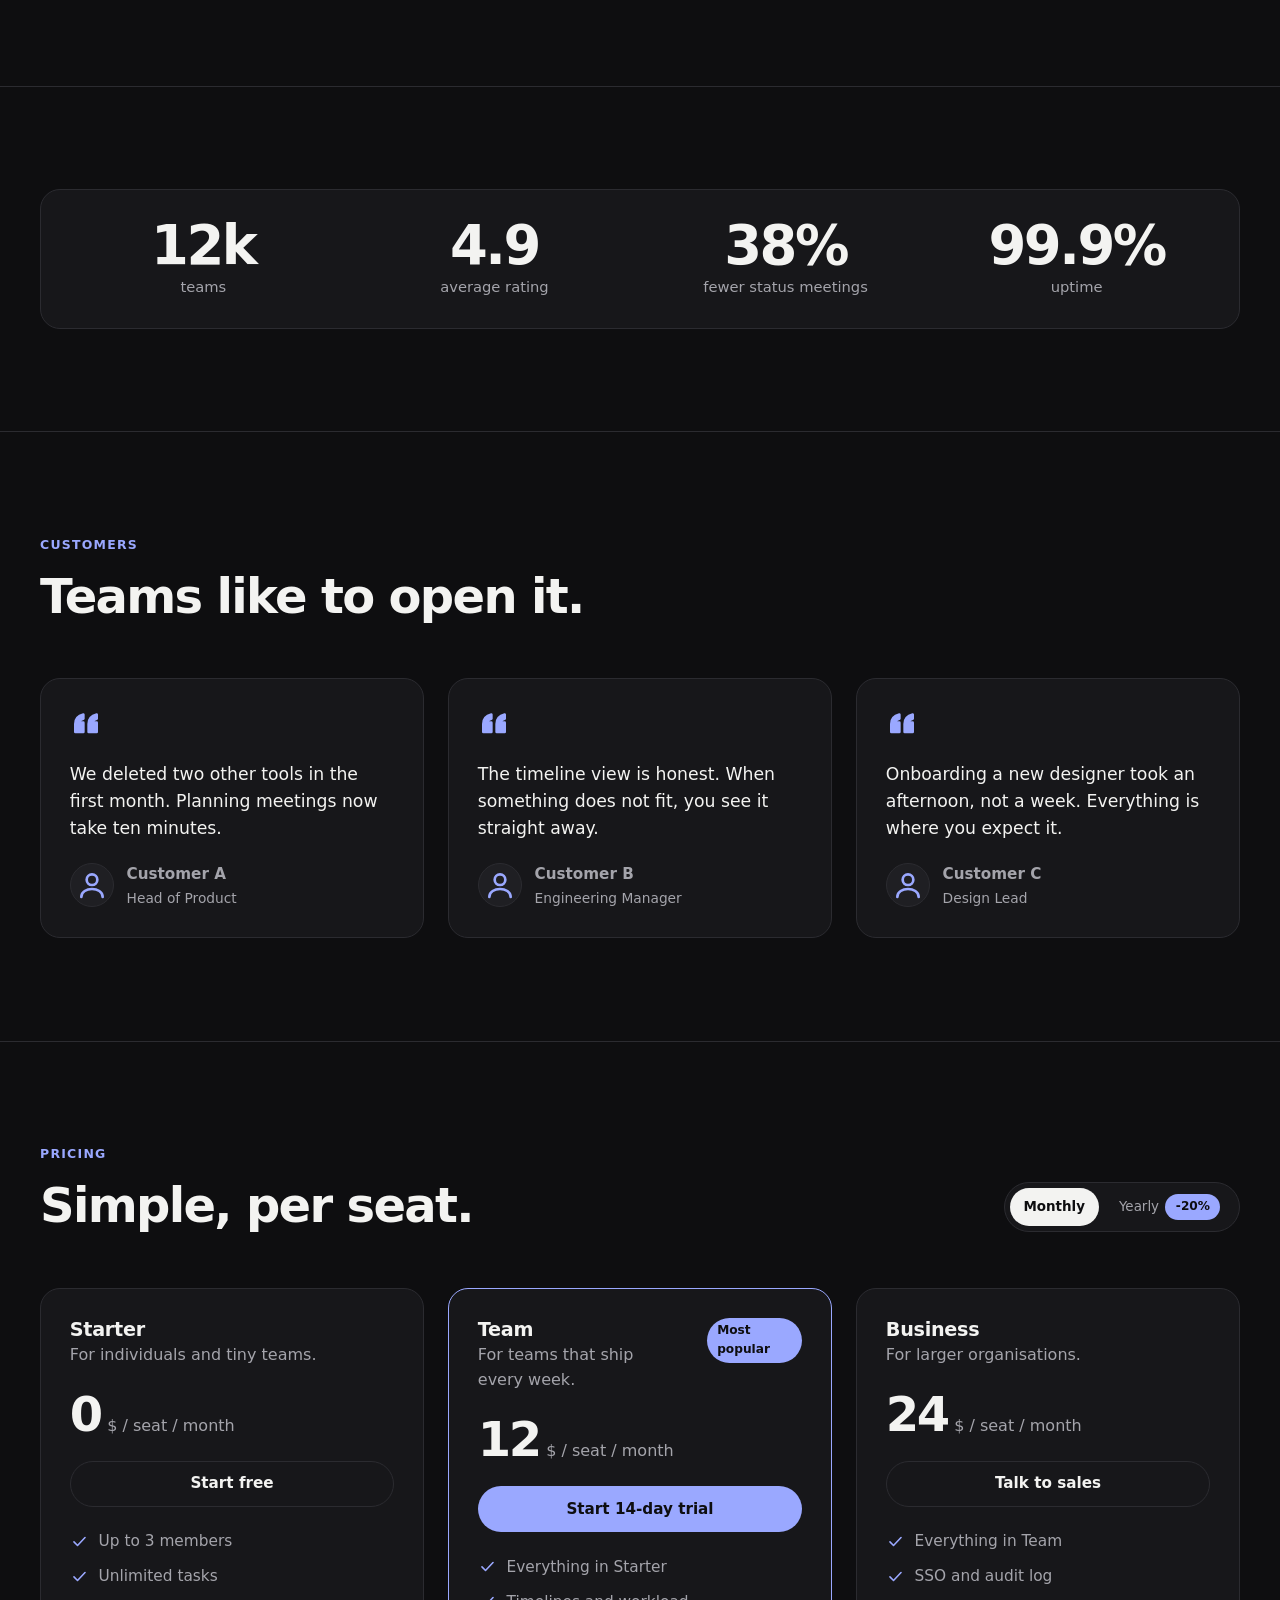
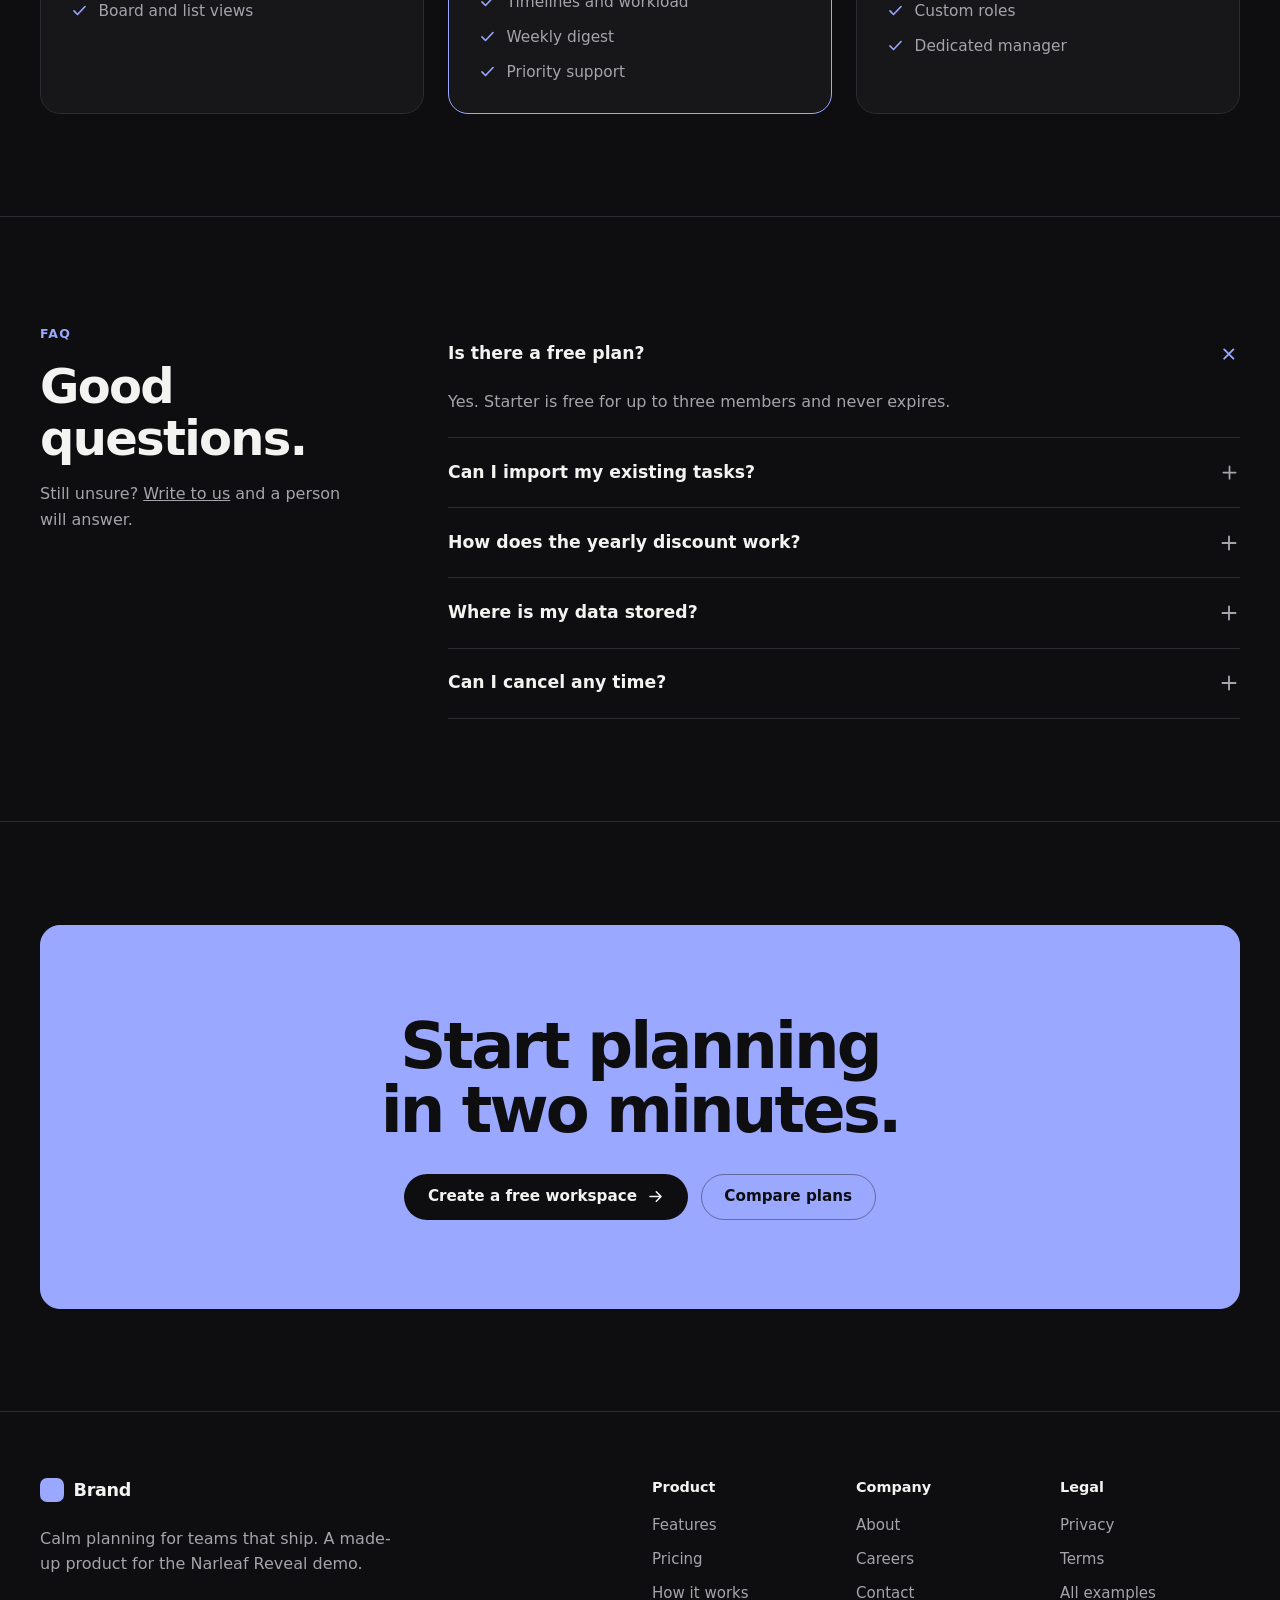
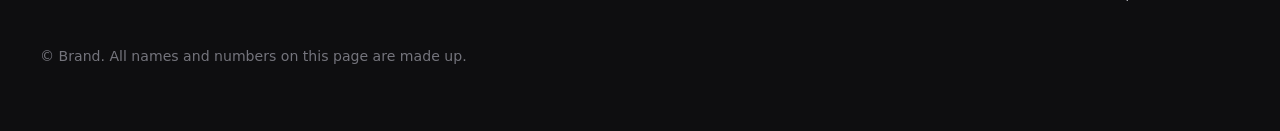
<file: examples/landing.html>
<!DOCTYPE html>
<html lang="en">
<head>
  <meta charset="UTF-8" />
  <meta name="viewport" content="width=device-width, initial-scale=1.0" />
  <title>Landing example · Narleaf Reveal</title>
  <meta name="description" content="A SaaS landing page in a dark theme, built with Narleaf Layout and Narleaf Reveal: clip headline, bento features, centre-triggered steps, pricing toggle and FAQ." />
  <meta name="theme-color" content="#0e0e10" />
  <link rel="stylesheet" href="../narleaf-layout.css" />
  <link rel="stylesheet" href="../narleaf-reveal.css" />
  <link rel="stylesheet" href="shared.css" />
  <script src="shared.js"></script>
  <script src="../narleaf-reveal.js" defer></script>
  <style>
    :root { --accent: #9aa8ff; --accent-ink: #0e0e10; }

    .hero { padding-block: clamp(3rem, 8vw, 6rem) clamp(2.5rem, 6vw, 4rem); text-align: center; }
    .hero .announce { display: inline-flex; align-items: center; gap: .6rem; padding: .3rem .8rem .3rem .3rem; border: 1px solid var(--line); border-radius: 99px; font-size: .86rem; color: var(--muted); text-decoration: none; margin-bottom: 1.8rem; }
    .hero .announce:hover { border-color: var(--muted); color: var(--ink); }
    .hero h1 { max-width: 15ch; margin-inline: auto; }
    .hero .lead { margin: 1.5rem auto 0; }
    .cta { display: flex; flex-wrap: wrap; justify-content: center; gap: .8rem; margin-top: 2rem; }
    .hero .fine { margin-top: 1rem; }

    .shot { margin: clamp(2.5rem, 6vw, 4rem) auto 0; max-width: 1040px; padding: 10px; background: var(--surface); border: 1px solid var(--line); border-radius: 28px; }
    .shot__bar { display: flex; align-items: center; gap: .4rem; padding: .35rem .6rem .8rem; }
    .shot__bar i { width: 10px; height: 10px; border-radius: 50%; background: var(--line); }
    .shot__bar span { margin-inline: auto; padding: .15rem 1.2rem; border-radius: 99px; background: var(--surface-2); color: var(--faint); font-size: .76rem; }
    .shot .ph { --ar: 16 / 9; --ph-radius: 18px; --ph-icon: 3.4rem; }

    .logos { padding-block: 2.2rem; border-block: 1px solid var(--line); }
    .logos p { text-align: center; margin-bottom: 1.4rem; }
    .logos ul { list-style: none; margin: 0; padding: 0; }
    .logos li { display: flex; align-items: center; justify-content: center; gap: .6rem; color: var(--faint); font-weight: 650; font-size: 1rem; }
    .logos .avatar { border-radius: 9px; }

    .bento .card { display: grid; gap: 1.1rem; align-content: space-between; min-height: 240px; }
    .bento .card p { color: var(--muted); margin-top: .4rem; }
    .bento .ph { --ar: 16 / 7; }
    .tag-row { display: flex; flex-wrap: wrap; gap: .4rem; }

    .step { border-top: 1px solid var(--line); padding-top: 1.4rem; }
    .step__n { display: block; font-size: 3rem; font-weight: 750; letter-spacing: -.05em; line-height: 1; color: var(--accent); margin-bottom: 1rem; font-variant-numeric: tabular-nums; }
    .step p { color: var(--muted); margin-top: .4rem; }

    .stat { text-align: center; }
    .stat b { display: block; font-size: clamp(2.2rem, 5vw, 3.4rem); letter-spacing: -.045em; line-height: 1; }
    .stat span { color: var(--muted); font-size: .92rem; }

    .quote { display: grid; gap: 1.3rem; align-content: space-between; height: 100%; }
    .quote .ico { color: var(--accent); font-size: 1.6rem; }
    .quote blockquote { font-size: 1.08rem; line-height: 1.55; }
    .who { display: flex; align-items: center; gap: .8rem; }
    .who b { display: block; font-size: .95rem; }
    .who span { color: var(--muted); font-size: .86rem; }

    .billing { display: inline-flex; gap: .4rem; padding: .3rem; border: 1px solid var(--line); border-radius: 99px; background: var(--surface); }
    .billing .chip { border-color: transparent; }
    .plan { display: grid; gap: 1.4rem; align-content: start; height: 100%; }
    .plan--pop { border-color: var(--accent); }
    .plan__price { display: flex; align-items: baseline; gap: .4rem; }
    .plan__price b { font-size: 3rem; line-height: 1; letter-spacing: -.05em; font-variant-numeric: tabular-nums; }
    .plan ul { list-style: none; margin: 0; padding: 0; display: grid; gap: .65rem; color: var(--muted); font-size: .96rem; }
    .plan li { display: flex; gap: .6rem; align-items: start; }
    .plan li .ico { color: var(--accent); margin-top: .15rem; }

    .faq details { border-bottom: 1px solid var(--line); }
    .faq summary { display: flex; justify-content: space-between; align-items: center; gap: 1rem; padding-block: 1.3rem; cursor: pointer; list-style: none; font-weight: 620; font-size: 1.08rem; }
    .faq summary::-webkit-details-marker { display: none; }
    .faq summary .ico { color: var(--muted); transition: transform .2s; }
    .faq details[open] summary .ico { transform: rotate(45deg); color: var(--accent); }
    .faq details p { color: var(--muted); padding-bottom: 1.4rem; max-width: 40rem; }

    .final { text-align: center; padding-block: clamp(3rem, 8vw, 5.5rem); }
    .final h2 { max-width: 16ch; margin-inline: auto; font-size: clamp(2.2rem, 5.4vw, 4rem); }
    .final .cta .btn--primary { background: var(--accent-ink); color: var(--ink); }
    .final .cta .btn--primary:hover { background: var(--ink); color: var(--accent-ink); }
    .final .cta .btn--ghost { border-color: color-mix(in srgb, var(--accent-ink) 40%, transparent); }
    .final .cta .btn--ghost:hover { border-color: var(--accent-ink); }
  </style>
</head>
<body>
<a class="skip" href="#main">Skip to content</a>

<div class="demo-bar"><div class="nar-container nar-pi-auto">
  <a href="../index.html#examples">&larr; Back to Narleaf Reveal</a>
  <span>Example: landing page</span>
</div></div>

<header class="site-header">
  <div class="nar-container nar-pi-auto">
    <nav class="nav" aria-label="Main">
      <a class="brand" href="#top"><span class="brand__mark"></span>Brand</a>
      <ul class="nav__links" id="menu">
        <li><a href="#features">Features</a></li>
        <li><a href="#how">How it works</a></li>
        <li><a href="#pricing">Pricing</a></li>
        <li><a href="#faq">FAQ</a></li>
      </ul>
      <div class="nav__cta">
        <a class="btn btn--ghost btn--sm" href="#" data-demo>Sign in</a>
        <a class="btn btn--primary btn--sm" href="#pricing">Get started</a>
      </div>
      <button class="menu-toggle" type="button" data-menu-toggle aria-controls="menu" aria-expanded="false" aria-label="Menu"><i class="ico i-menu"></i></button>
    </nav>
  </div>
</header>

<main id="main">

  <!-- Hero -->
  <section class="hero" id="top">
    <div class="nar-container nar-pi-auto">
      <a class="announce" href="#features" data-nar-reveal="fade"><span class="badge">New</span>Version 2.0 is here <i class="ico i-arrow"></i></a>
      <h1 class="h-display lines" data-nar-reveal-stagger="140" data-nar-reveal-easing="cubic-bezier(.2,.8,.2,1)">
        <span data-nar-reveal="clip-up" data-nar-reveal-duration="900">Plan work that</span>
        <span data-nar-reveal="clip-up" data-nar-reveal-duration="900">actually <span class="accent" style="display:inline">ships.</span></span>
      </h1>
      <p class="lead" data-nar-reveal="slide-bottom" data-nar-reveal-distance="30" data-nar-reveal-delay="450">One calm place for tasks, timelines and team updates. Fewer tools, fewer meetings, more finished work.</p>
      <div class="cta" data-nar-reveal="slide-bottom" data-nar-reveal-distance="30" data-nar-reveal-delay="600">
        <a class="btn btn--primary" href="#pricing">Start free trial <i class="ico i-arrow"></i></a>
        <a class="btn btn--ghost" href="#how">See how it works</a>
      </div>
      <p class="fine" data-nar-reveal="fade" data-nar-reveal-delay="800">14-day trial &middot; No credit card needed</p>

      <div class="shot" data-nar-reveal="zoom-in-bottom" data-nar-reveal-distance="70" data-nar-reveal-duration="1100" data-nar-reveal-delay="700" data-nar-reveal-easing="cubic-bezier(.2,.8,.2,1)">
        <div class="shot__bar" aria-hidden="true"><i></i><i></i><i></i><span>app.example.com</span></div>
        <div class="ph ph--tint" role="img" aria-label="Product screenshot placeholder"><i class="ico i-image"></i><span class="ph__label">Product screenshot &middot; 1600&times;900</span></div>
      </div>
    </div>
  </section>

  <!-- Social proof -->
  <section class="logos" aria-label="Customers">
    <div class="nar-container nar-pi-auto">
      <p class="fine" data-nar-reveal="fade">Trusted by product teams at</p>
      <ul class="nar-grid nar-gap-16" data-nar-reveal-stagger="80" data-nar-reveal-trigger="early">
        <li class="nar-span-6 nar-span-md-4 nar-span-lg-2" data-nar-reveal="fade"><span class="avatar" style="--s:28px"><i class="ico i-image"></i></span>Client A</li>
        <li class="nar-span-6 nar-span-md-4 nar-span-lg-2" data-nar-reveal="fade"><span class="avatar" style="--s:28px"><i class="ico i-image"></i></span>Client B</li>
        <li class="nar-span-6 nar-span-md-4 nar-span-lg-2" data-nar-reveal="fade"><span class="avatar" style="--s:28px"><i class="ico i-image"></i></span>Client C</li>
        <li class="nar-span-6 nar-span-md-4 nar-span-lg-2" data-nar-reveal="fade"><span class="avatar" style="--s:28px"><i class="ico i-image"></i></span>Client D</li>
        <li class="nar-span-6 nar-span-md-4 nar-span-lg-2" data-nar-reveal="fade"><span class="avatar" style="--s:28px"><i class="ico i-image"></i></span>Client E</li>
        <li class="nar-span-6 nar-span-md-4 nar-span-lg-2" data-nar-reveal="fade"><span class="avatar" style="--s:28px"><i class="ico i-image"></i></span>Client F</li>
      </ul>
    </div>
  </section>

  <!-- Features: bento grid -->
  <section class="section" id="features" aria-labelledby="features-title">
    <div class="nar-container nar-pi-auto">
      <div class="section__head" data-nar-reveal-trigger="early">
        <span class="eyebrow" data-nar-reveal="fade">Features</span>
        <h2 class="h-section" id="features-title" data-nar-reveal="clip-up" data-nar-reveal-duration="800">Everything in one view.</h2>
        <p class="lead" data-nar-reveal="fade" data-nar-reveal-delay="200">Five ideas keep the product simple. Each one earns its place on the screen.</p>
      </div>

      <div class="bento nar-grid nar-gap-auto" data-nar-reveal-stagger="110" data-nar-reveal-trigger="early" data-nar-reveal-distance="50">
        <article class="card nar-span-12 nar-span-md-7" data-nar-reveal="slide-bottom">
          <div class="ph ph--tint" role="img" aria-label="Board view placeholder"><i class="ico i-image"></i><span class="ph__label">Board view</span></div>
          <div><h3 class="h-card">Boards that stay readable</h3><p>Drag work between columns without losing the big picture. Filters remember how you like to look at things.</p></div>
        </article>
        <article class="card nar-span-12 nar-span-md-5" data-nar-reveal="slide-bottom">
          <span class="tile-icon"><i class="ico i-calendar"></i></span>
          <div><h3 class="h-card">Honest timelines</h3><p>See what fits this week before you promise it to anyone.</p></div>
        </article>
        <article class="card nar-span-12 nar-span-md-4" data-nar-reveal="slide-bottom">
          <span class="tile-icon"><i class="ico i-bolt"></i></span>
          <div><h3 class="h-card">Quick capture</h3><p>Press one key, type a thought, move on. Sort it later.</p></div>
        </article>
        <article class="card nar-span-12 nar-span-md-4" data-nar-reveal="slide-bottom">
          <span class="tile-icon"><i class="ico i-users"></i></span>
          <div><h3 class="h-card">Shared context</h3><p>Comments, files and decisions live next to the work.</p></div>
        </article>
        <article class="card nar-span-12 nar-span-md-4" data-nar-reveal="slide-bottom">
          <span class="tile-icon"><i class="ico i-shield"></i></span>
          <div><h3 class="h-card">Safe by default</h3><p>Roles, audit trail and backups without a settings maze.</p>
            <div class="tag-row" style="margin-top:.9rem"><span class="chip">SSO</span><span class="chip">Audit log</span></div></div>
        </article>
      </div>
    </div>
  </section>

  <!-- How it works: waits for the centre of the screen -->
  <section class="section" id="how" aria-labelledby="how-title" data-nar-reveal-trigger="center">
    <div class="nar-container nar-pi-auto">
      <div class="section__head">
        <span class="eyebrow" data-nar-reveal="fade">How it works</span>
        <h2 class="h-section" id="how-title" data-nar-reveal="clip-up" data-nar-reveal-duration="800">From idea to done in three steps.</h2>
      </div>
      <ol class="nar-grid nar-gap-auto" style="list-style:none;padding:0;margin:0" data-nar-reveal-stagger="180">
        <li class="step nar-span-12 nar-span-md-4" data-nar-reveal="slide-left" data-nar-reveal-distance="50"><span class="step__n">01</span><h3 class="h-card">Capture</h3><p>Drop anything in. Titles, links, voice notes. Sorting comes later.</p></li>
        <li class="step nar-span-12 nar-span-md-4" data-nar-reveal="slide-left" data-nar-reveal-distance="50"><span class="step__n">02</span><h3 class="h-card">Plan</h3><p>Drag it onto the week, set an owner and a size. The plan tells you if it fits.</p></li>
        <li class="step nar-span-12 nar-span-md-4" data-nar-reveal="slide-left" data-nar-reveal-distance="50"><span class="step__n">03</span><h3 class="h-card">Ship</h3><p>Mark it done and let a short digest tell the rest of the team.</p></li>
      </ol>
    </div>
  </section>

  <!-- Numbers -->
  <section class="section" aria-label="Numbers">
    <div class="nar-container nar-pi-auto">
      <div class="card">
        <div class="nar-grid nar-gap-auto" data-nar-reveal-stagger="100" data-nar-reveal-trigger="early">
          <div class="stat nar-span-6 nar-span-md-3" data-nar-reveal="bounce-in-bottom" data-nar-reveal-distance="50"><b>12k</b><span>teams</span></div>
          <div class="stat nar-span-6 nar-span-md-3" data-nar-reveal="bounce-in-bottom" data-nar-reveal-distance="50"><b>4.9</b><span>average rating</span></div>
          <div class="stat nar-span-6 nar-span-md-3" data-nar-reveal="bounce-in-bottom" data-nar-reveal-distance="50"><b>38%</b><span>fewer status meetings</span></div>
          <div class="stat nar-span-6 nar-span-md-3" data-nar-reveal="bounce-in-bottom" data-nar-reveal-distance="50"><b>99.9%</b><span>uptime</span></div>
        </div>
      </div>
    </div>
  </section>

  <!-- Testimonials -->
  <section class="section" aria-labelledby="love-title">
    <div class="nar-container nar-pi-auto">
      <div class="section__head" data-nar-reveal-trigger="early">
        <span class="eyebrow" data-nar-reveal="fade">Customers</span>
        <h2 class="h-section" id="love-title" data-nar-reveal="clip-up" data-nar-reveal-duration="800">Teams like to open it.</h2>
      </div>
      <div class="nar-grid nar-gap-auto" data-nar-reveal-stagger="120" data-nar-reveal-trigger="early" data-nar-reveal-distance="50">
        <figure class="nar-span-12 nar-span-md-4" data-nar-reveal="slide-bottom"><div class="card quote"><i class="ico i-quote"></i><blockquote>We deleted two other tools in the first month. Planning meetings now take ten minutes.</blockquote><figcaption class="who"><span class="avatar" style="--s:44px"><i class="ico i-user"></i></span><span><b>Customer A</b><span>Head of Product</span></span></figcaption></div></figure>
        <figure class="nar-span-12 nar-span-md-4" data-nar-reveal="slide-bottom"><div class="card quote"><i class="ico i-quote"></i><blockquote>The timeline view is honest. When something does not fit, you see it straight away.</blockquote><figcaption class="who"><span class="avatar" style="--s:44px"><i class="ico i-user"></i></span><span><b>Customer B</b><span>Engineering Manager</span></span></figcaption></div></figure>
        <figure class="nar-span-12 nar-span-md-4" data-nar-reveal="slide-bottom"><div class="card quote"><i class="ico i-quote"></i><blockquote>Onboarding a new designer took an afternoon, not a week. Everything is where you expect it.</blockquote><figcaption class="who"><span class="avatar" style="--s:44px"><i class="ico i-user"></i></span><span><b>Customer C</b><span>Design Lead</span></span></figcaption></div></figure>
      </div>
    </div>
  </section>

  <!-- Pricing -->
  <section class="section" id="pricing" aria-labelledby="pricing-title">
    <div class="nar-container nar-pi-auto">
      <div class="section__head section__head--row" data-nar-reveal-trigger="early">
        <div style="display:grid;gap:1rem">
          <span class="eyebrow" data-nar-reveal="fade">Pricing</span>
          <h2 class="h-section" id="pricing-title" data-nar-reveal="clip-up" data-nar-reveal-duration="800">Simple, per seat.</h2>
        </div>
        <div class="billing" role="group" aria-label="Billing period" data-nar-reveal="fade" data-nar-reveal-delay="200">
          <button class="chip" type="button" data-billing="monthly" aria-pressed="true">Monthly</button>
          <button class="chip" type="button" data-billing="yearly" aria-pressed="false">Yearly <span class="badge">-20%</span></button>
        </div>
      </div>

      <div class="nar-grid nar-gap-auto" data-nar-reveal-stagger="120" data-nar-reveal-trigger="early" data-nar-reveal-distance="50">
        <article class="nar-span-12 nar-span-md-4" data-nar-reveal="slide-bottom"><div class="card plan">
          <div><h3 class="h-card">Starter</h3><p class="muted">For individuals and tiny teams.</p></div>
          <p class="plan__price"><b data-monthly="0" data-yearly="0">0</b><span class="muted">$ / seat / month</span></p>
          <a class="btn btn--ghost" href="#" data-demo>Start free</a>
          <ul><li><i class="ico i-check"></i>Up to 3 members</li><li><i class="ico i-check"></i>Unlimited tasks</li><li><i class="ico i-check"></i>Board and list views</li></ul>
        </div></article>
        <article class="nar-span-12 nar-span-md-4" data-nar-reveal="slide-bottom"><div class="card plan plan--pop">
          <div style="display:flex;justify-content:space-between;align-items:start;gap:1rem"><div><h3 class="h-card">Team</h3><p class="muted">For teams that ship every week.</p></div><span class="badge">Most popular</span></div>
          <p class="plan__price"><b data-monthly="12" data-yearly="9">12</b><span class="muted">$ / seat / month</span></p>
          <a class="btn btn--primary" href="#" data-demo>Start 14-day trial</a>
          <ul><li><i class="ico i-check"></i>Everything in Starter</li><li><i class="ico i-check"></i>Timelines and workload</li><li><i class="ico i-check"></i>Weekly digest</li><li><i class="ico i-check"></i>Priority support</li></ul>
        </div></article>
        <article class="nar-span-12 nar-span-md-4" data-nar-reveal="slide-bottom"><div class="card plan">
          <div><h3 class="h-card">Business</h3><p class="muted">For larger organisations.</p></div>
          <p class="plan__price"><b data-monthly="24" data-yearly="19">24</b><span class="muted">$ / seat / month</span></p>
          <a class="btn btn--ghost" href="#" data-demo>Talk to sales</a>
          <ul><li><i class="ico i-check"></i>Everything in Team</li><li><i class="ico i-check"></i>SSO and audit log</li><li><i class="ico i-check"></i>Custom roles</li><li><i class="ico i-check"></i>Dedicated manager</li></ul>
        </div></article>
      </div>
    </div>
  </section>

  <!-- FAQ -->
  <section class="section" id="faq" aria-labelledby="faq-title">
    <div class="nar-container nar-pi-auto nar-grid nar-gap-auto">
      <div class="nar-span-12 nar-span-lg-4" data-nar-reveal-trigger="early">
        <span class="eyebrow" data-nar-reveal="fade">FAQ</span>
        <h2 class="h-section" id="faq-title" style="margin-top:1rem" data-nar-reveal="clip-up" data-nar-reveal-duration="800">Good questions.</h2>
        <p class="muted" style="margin-top:1rem" data-nar-reveal="fade" data-nar-reveal-delay="200">Still unsure? <a href="#" data-demo>Write to us</a> and a person will answer.</p>
      </div>
      <div class="faq nar-span-12 nar-span-lg-8" data-nar-reveal-stagger="80" data-nar-reveal-trigger="early">
        <details name="faq" open data-nar-reveal="slide-bottom" data-nar-reveal-distance="20"><summary>Is there a free plan?<i class="ico i-plus"></i></summary><p>Yes. Starter is free for up to three members and never expires.</p></details>
        <details name="faq" data-nar-reveal="slide-bottom" data-nar-reveal-distance="20"><summary>Can I import my existing tasks?<i class="ico i-plus"></i></summary><p>You can import from CSV in two minutes. Boards, owners and due dates are kept.</p></details>
        <details name="faq" data-nar-reveal="slide-bottom" data-nar-reveal-distance="20"><summary>How does the yearly discount work?<i class="ico i-plus"></i></summary><p>Pay for twelve months upfront and save 20%. You can switch back to monthly at renewal.</p></details>
        <details name="faq" data-nar-reveal="slide-bottom" data-nar-reveal-distance="20"><summary>Where is my data stored?<i class="ico i-plus"></i></summary><p>In encrypted storage, backed up daily. Business plans can choose a region.</p></details>
        <details name="faq" data-nar-reveal="slide-bottom" data-nar-reveal-distance="20"><summary>Can I cancel any time?<i class="ico i-plus"></i></summary><p>Yes. Cancel from settings and keep read-only access until the end of the period.</p></details>
      </div>
    </div>
  </section>

  <!-- Final call to action -->
  <section class="section" aria-label="Get started">
    <div class="nar-container nar-pi-auto">
      <div class="card card--accent final" data-nar-reveal="zoom-in-bottom" data-nar-reveal-distance="40" data-nar-reveal-duration="900" data-nar-reveal-trigger="early">
        <h2 class="h-display">Start planning in two minutes.</h2>
        <div class="cta"><a class="btn btn--primary" href="#" data-demo>Create a free workspace <i class="ico i-arrow"></i></a><a class="btn btn--ghost" href="#pricing">Compare plans</a></div>
      </div>
    </div>
  </section>
</main>

<footer class="site-footer">
  <div class="nar-container nar-pi-auto">
    <div class="nar-grid nar-gap-auto">
      <div class="nar-span-12 nar-span-lg-6">
        <a class="brand" href="#top"><span class="brand__mark"></span>Brand</a>
        <p class="muted" style="margin-top:1rem;max-width:22rem">Calm planning for teams that ship. A made-up product for the Narleaf Reveal demo.</p>
      </div>
      <nav class="nar-span-6 nar-span-md-4 nar-span-lg-2" aria-label="Product"><ul class="link-list"><li class="link-list__title">Product</li><li><a href="#features">Features</a></li><li><a href="#pricing">Pricing</a></li><li><a href="#how">How it works</a></li></ul></nav>
      <nav class="nar-span-6 nar-span-md-4 nar-span-lg-2" aria-label="Company"><ul class="link-list"><li class="link-list__title">Company</li><li><a href="#" data-demo>About</a></li><li><a href="#" data-demo>Careers</a></li><li><a href="#" data-demo>Contact</a></li></ul></nav>
      <nav class="nar-span-6 nar-span-md-4 nar-span-lg-2" aria-label="Legal"><ul class="link-list"><li class="link-list__title">Legal</li><li><a href="#" data-demo>Privacy</a></li><li><a href="#" data-demo>Terms</a></li><li><a href="../index.html#examples">All examples</a></li></ul></nav>
    </div>
    <p class="fine" style="margin-top:2.5rem">&copy; Brand. All names and numbers on this page are made up.</p>
  </div>
</footer>

</body>
</html>
</file>
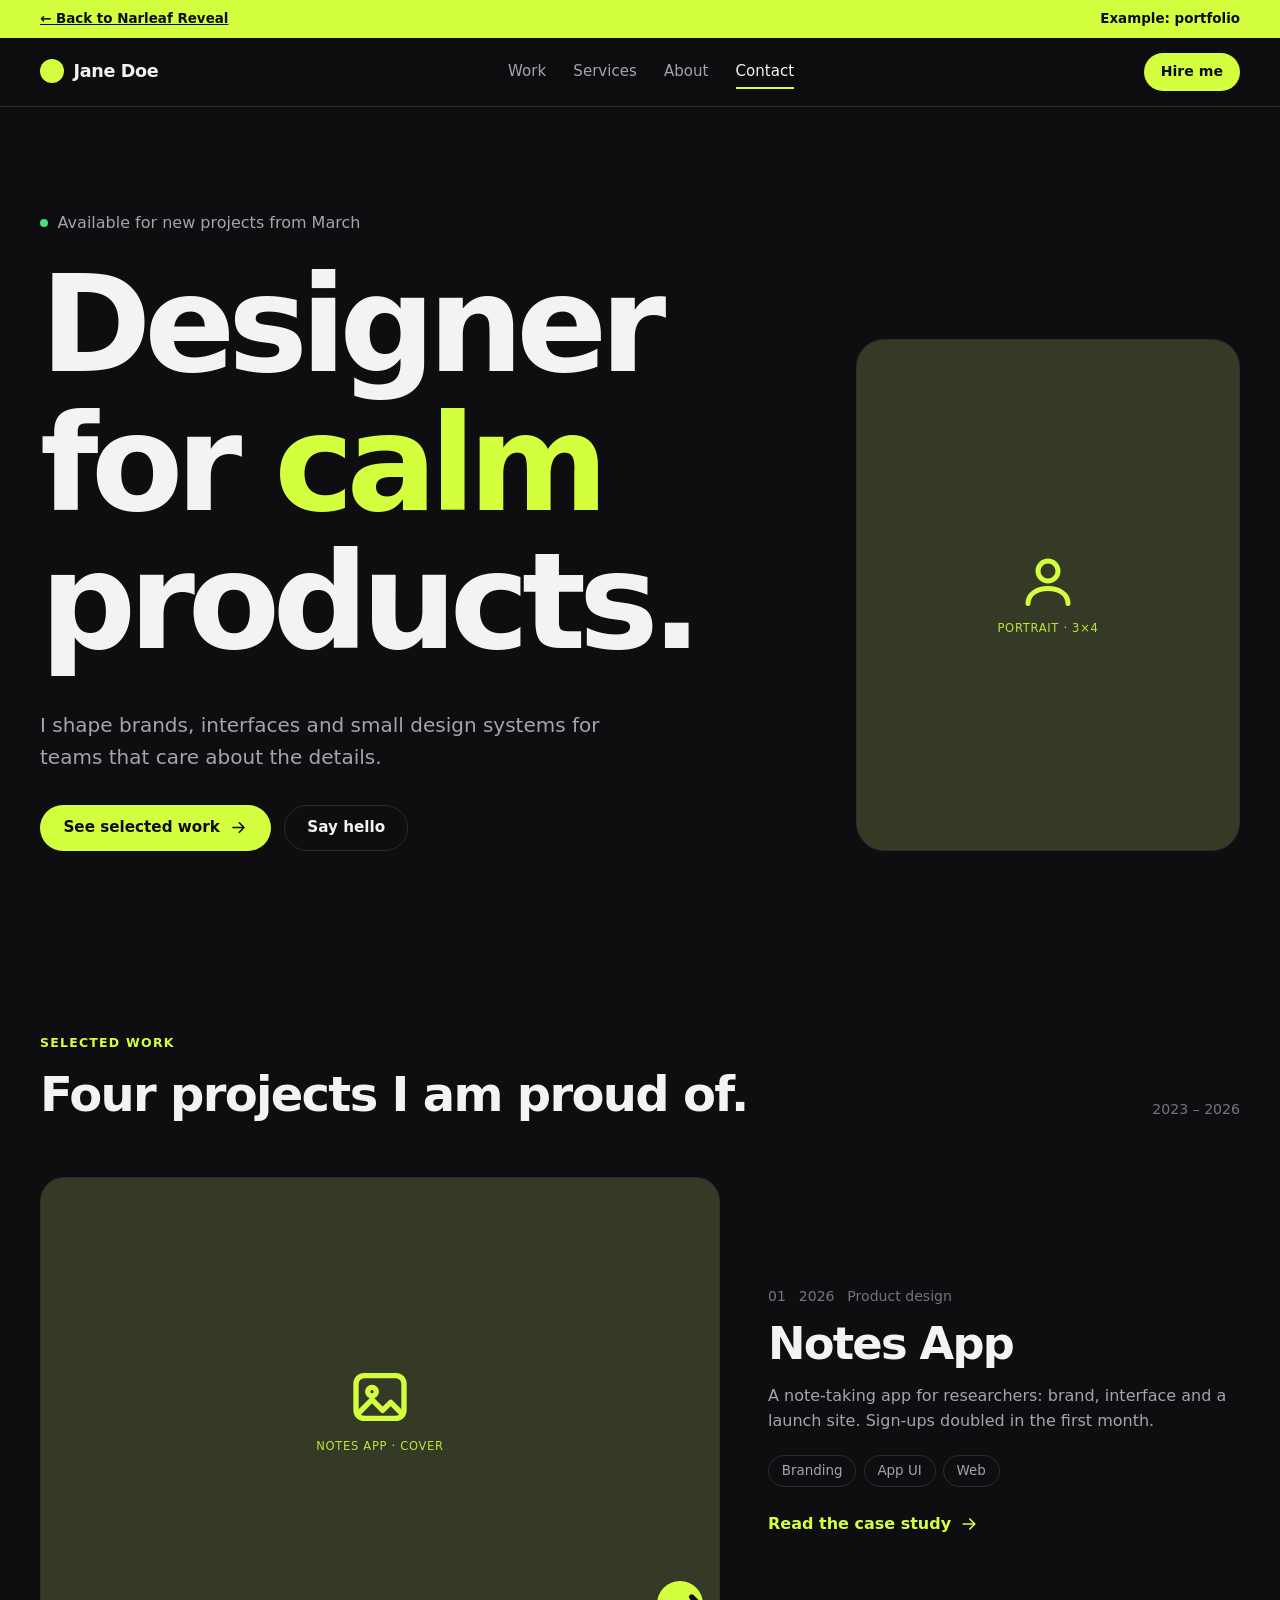
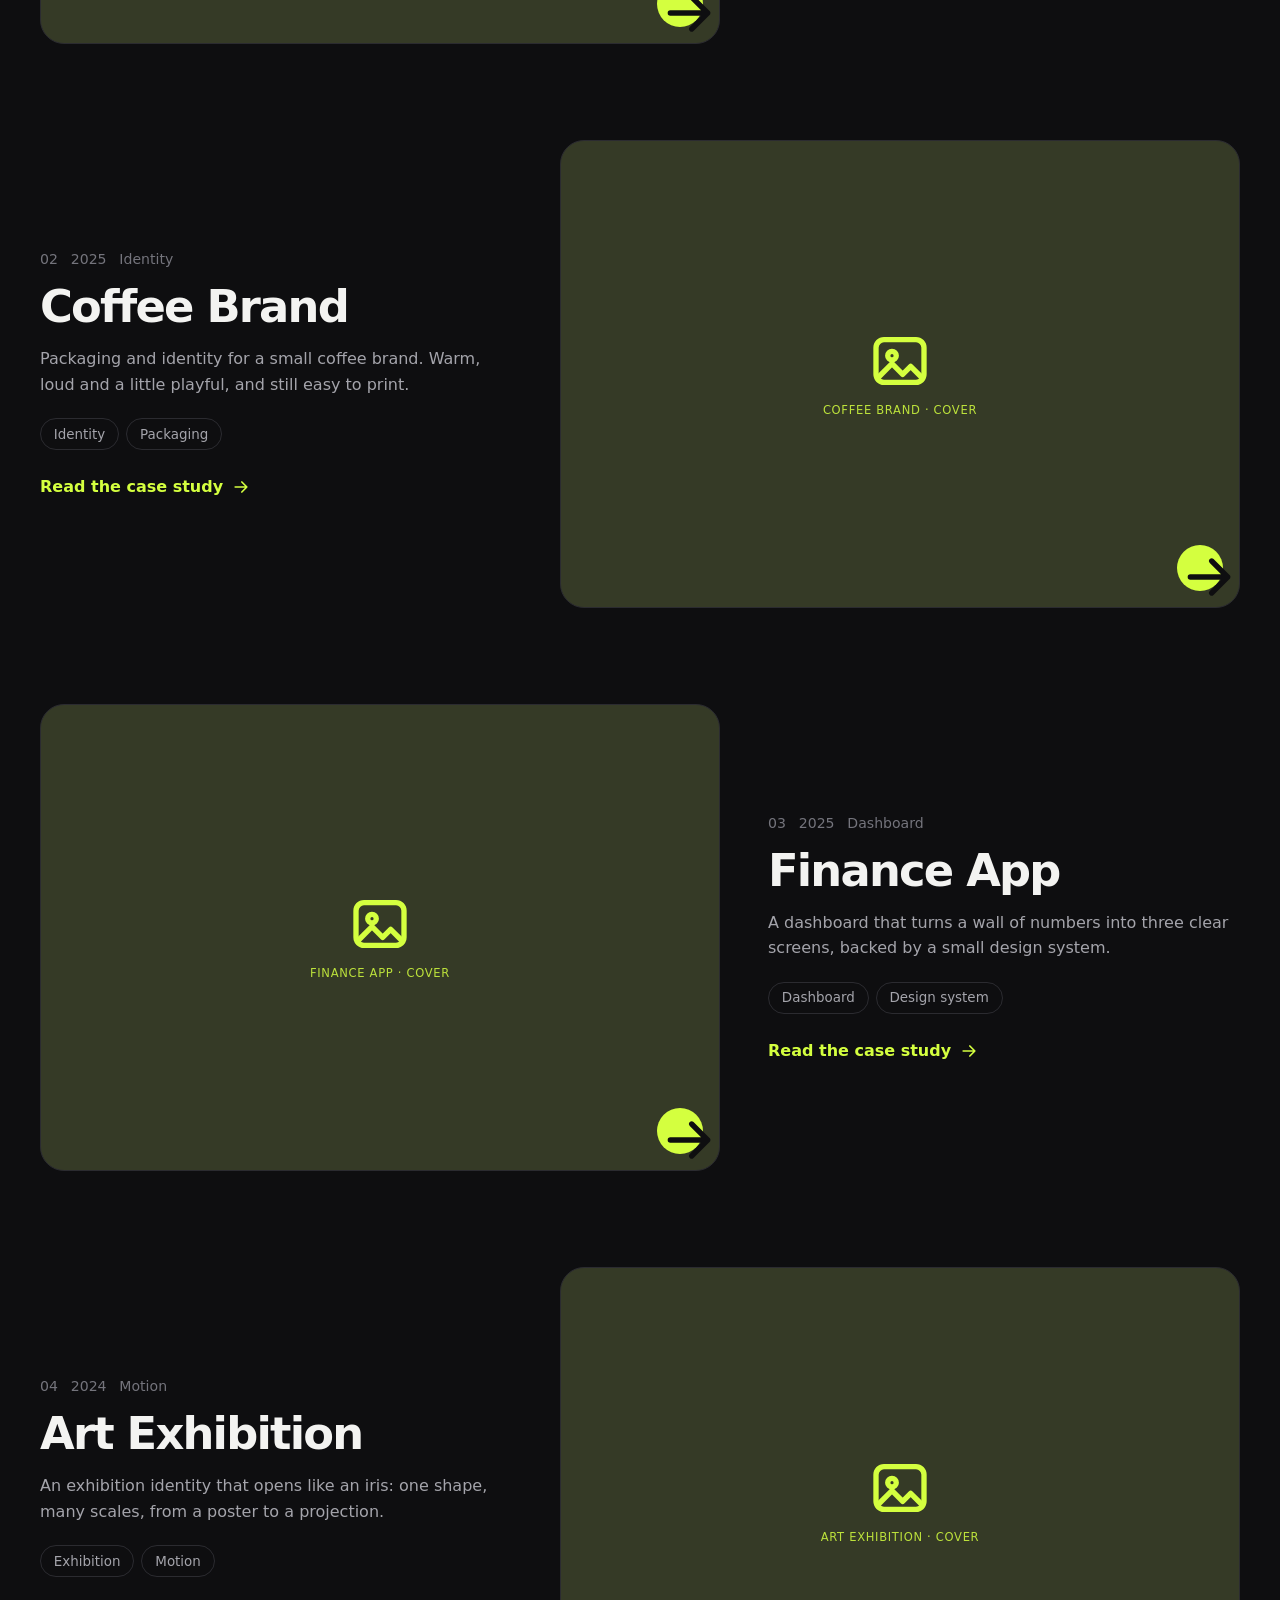
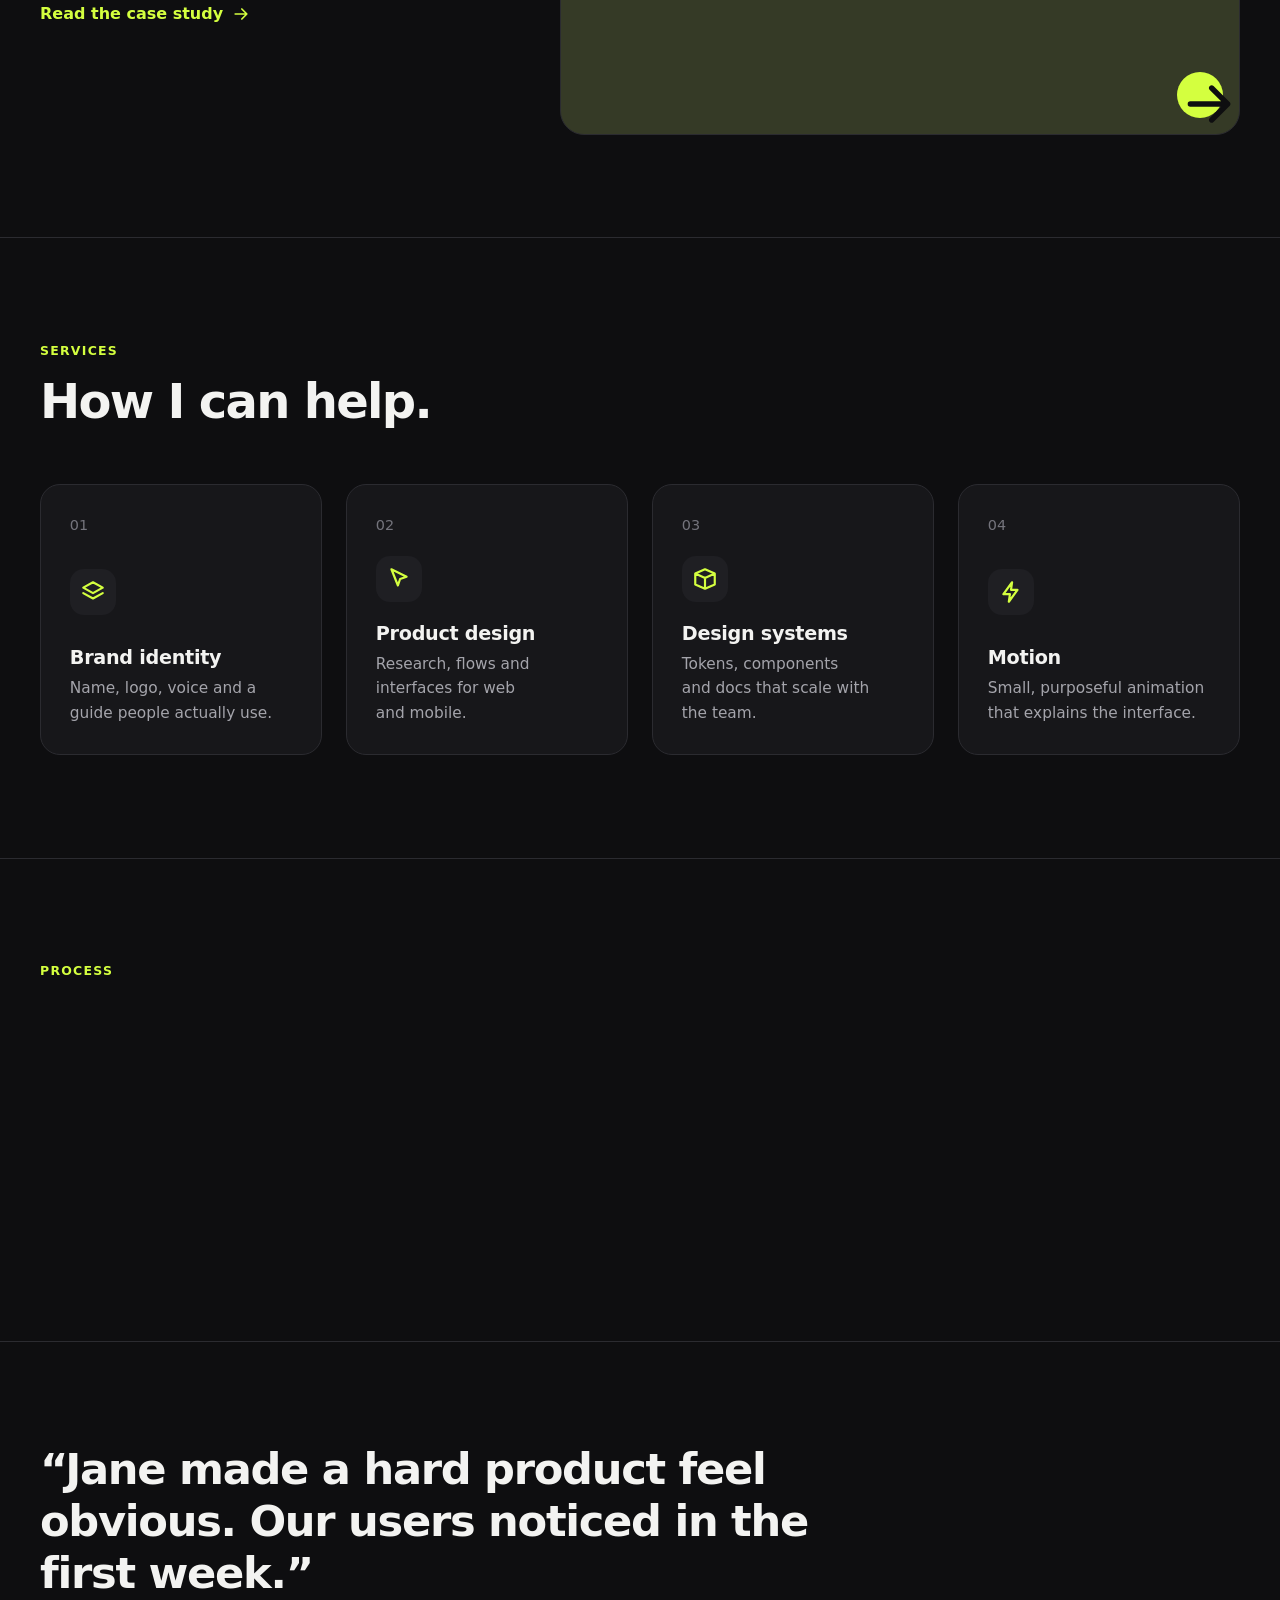
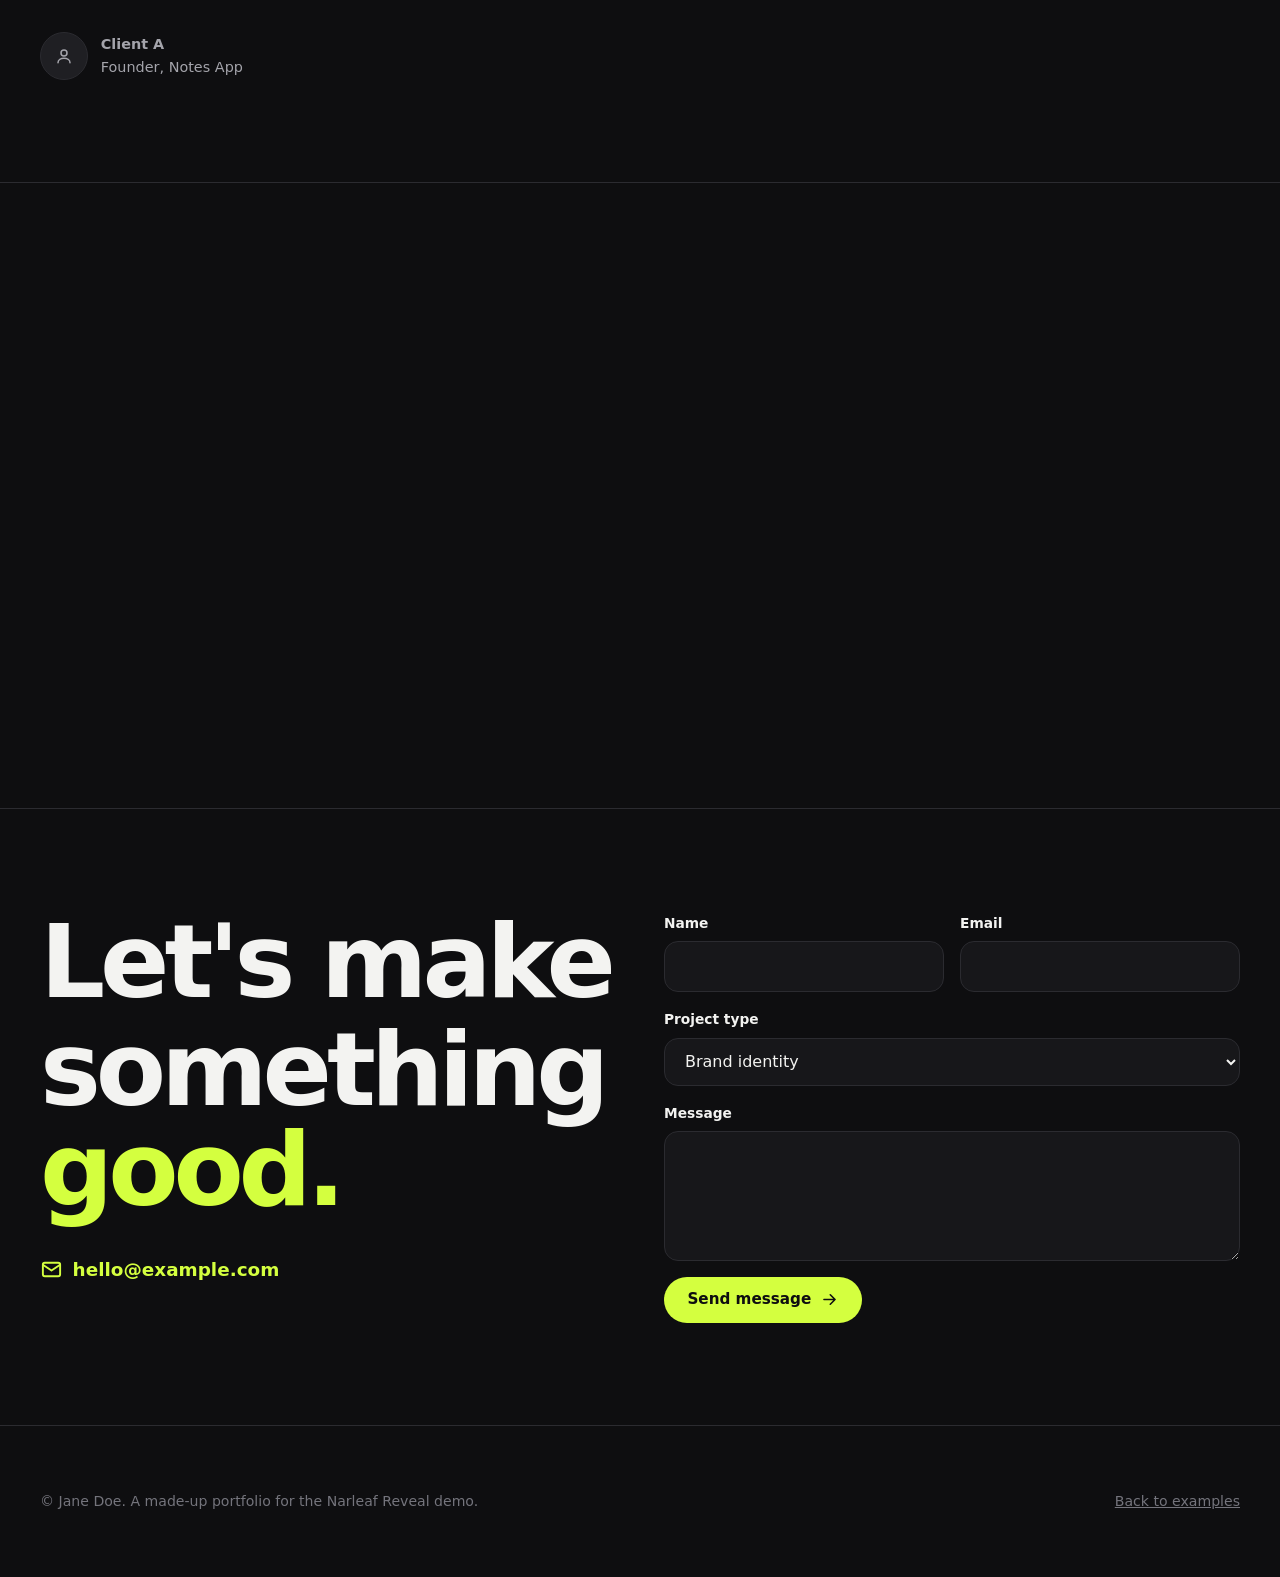
<file: examples/portfolio.html>
<!DOCTYPE html>
<html lang="en">
<head>
  <meta charset="UTF-8" />
  <meta name="viewport" content="width=device-width, initial-scale=1.0" />
  <title>Portfolio example · Narleaf Reveal</title>
  <meta name="description" content="A designer portfolio in a dark theme, built with Narleaf Layout and Narleaf Reveal: big clip headline, alternating case studies, centre-triggered sections and a contact form." />
  <meta name="theme-color" content="#0e0e10" />
  <link rel="stylesheet" href="../narleaf-layout.css" />
  <link rel="stylesheet" href="../narleaf-reveal.css" />
  <link rel="stylesheet" href="shared.css" />
  <script src="shared.js"></script>
  <script src="../narleaf-reveal.js" defer></script>
  <style>
    :root { --accent: #d4ff3f; --accent-ink: #0e0e10; }

    .hero { padding-block: clamp(3rem, 8vw, 6.5rem) clamp(3rem, 7vw, 5rem); align-items: end; }
    .status { display: inline-flex; align-items: center; gap: .6rem; margin-bottom: 1.6rem; }
    .hero h1 { font-size: clamp(3.2rem, 10.5vw, 8.5rem); line-height: .95; letter-spacing: -.055em; }
    .hero .lead { margin-top: 2rem; }
    .hero .cta { display: flex; flex-wrap: wrap; gap: .8rem; margin-top: 2rem; }
    .portrait { --ar: 3 / 4; --ph-radius: 28px; --ph-icon: 3rem; }

    .facts { display: grid; gap: .2rem; }
    .facts dt { color: var(--faint); font-size: .8rem; text-transform: uppercase; letter-spacing: .08em; margin-top: 1rem; }
    .facts dd { font-weight: 600; }

    /* case studies */
    .project + .project { margin-top: clamp(3.5rem, 8vw, 6rem); }
    .project { align-items: center; }
    @media (min-width: 1024px) { .project:nth-of-type(even) .project__media { order: 2; } }
    .project__media { display: block; text-decoration: none; }
    .project__media .ph { --ar: 16 / 11; --ph-radius: 24px; --ph-icon: 3.2rem; transition: border-color .2s, transform .3s; }
    .project__media:hover .ph { border-color: var(--accent); transform: scale(.992); }
    .project__arrow { position: absolute; right: 1rem; bottom: 1rem; display: grid; place-items: center; width: 46px; height: 46px; border-radius: 50%; background: var(--accent); color: var(--accent-ink); transition: transform .2s; }
    .project__media:hover .project__arrow { transform: rotate(45deg); }
    .project__meta { display: flex; gap: .8rem; color: var(--faint); font-size: .88rem; margin-bottom: .8rem; font-variant-numeric: tabular-nums; }
    .project h3 { font-size: clamp(1.8rem, 3.6vw, 2.8rem); line-height: 1.05; letter-spacing: -.04em; font-weight: 740; }
    .project p { color: var(--muted); margin-top: 1rem; max-width: 30rem; }
    .project .chips { display: flex; flex-wrap: wrap; gap: .45rem; list-style: none; padding: 0; margin: 1.3rem 0 0; }
    .project .more { display: inline-flex; align-items: center; gap: .5rem; margin-top: 1.5rem; font-weight: 620; color: var(--accent); text-decoration: none; }
    .project .more:hover { text-decoration: underline; text-underline-offset: 5px; }

    .service { display: grid; gap: 1.2rem; align-content: space-between; min-height: 230px; height: 100%; }
    .service__n { color: var(--faint); font-variant-numeric: tabular-nums; font-size: .9rem; }
    .service p { color: var(--muted); margin-top: .4rem; font-size: .96rem; }

    .process { counter-reset: p; list-style: none; padding: 0; margin: 0; }
    .process li { counter-increment: p; border-top: 1px solid var(--line); padding-top: 1.2rem; }
    .process li::before { content: "0" counter(p); display: block; color: var(--accent); font-weight: 700; margin-bottom: .6rem; font-variant-numeric: tabular-nums; }
    .process p { color: var(--muted); margin-top: .35rem; font-size: .95rem; }

    .big-quote { font-size: clamp(1.6rem, 3.4vw, 2.7rem); line-height: 1.2; letter-spacing: -.03em; font-weight: 640; max-width: 28ch; }
    .big-quote + .who { margin-top: 2rem; }
    .who { display: flex; align-items: center; gap: .8rem; }
    .who b { display: block; }
    .who span { color: var(--muted); font-size: .9rem; }

    .about-photo { --ar: 1 / 1; --ph-radius: 28px; --ph-icon: 3rem; }
    .about p + p { margin-top: 1rem; }
    .about p { color: var(--muted); }
    .skills { display: flex; flex-wrap: wrap; gap: .5rem; list-style: none; padding: 0; margin: 1.5rem 0 0; }

    .contact h2 { font-size: clamp(2.6rem, 8vw, 6.4rem); line-height: .98; letter-spacing: -.05em; font-weight: 750; }
    .contact .mail { display: inline-flex; align-items: center; gap: .6rem; margin-top: 1.6rem; color: var(--accent); font-weight: 650; font-size: 1.15rem; text-decoration: none; }
    .contact .mail:hover { text-decoration: underline; text-underline-offset: 6px; }
    .form-note { min-height: 1.5em; font-size: .92rem; color: var(--accent); }
    .form-note[data-error] { color: var(--bad); }
  </style>
</head>
<body>
<a class="skip" href="#main">Skip to content</a>

<div class="demo-bar"><div class="nar-container nar-pi-auto">
  <a href="../index.html#examples">&larr; Back to Narleaf Reveal</a>
  <span>Example: portfolio</span>
</div></div>

<header class="site-header">
  <div class="nar-container nar-pi-auto">
    <nav class="nav" aria-label="Main">
      <a class="brand" href="#top"><span class="brand__mark" style="border-radius:50%"></span>Jane Doe</a>
      <ul class="nav__links" id="menu">
        <li><a href="#work">Work</a></li>
        <li><a href="#services">Services</a></li>
        <li><a href="#about">About</a></li>
        <li><a href="#contact">Contact</a></li>
      </ul>
      <div class="nav__cta"><a class="btn btn--primary btn--sm" href="#contact">Hire me</a></div>
      <button class="menu-toggle" type="button" data-menu-toggle aria-controls="menu" aria-expanded="false" aria-label="Menu"><i class="ico i-menu"></i></button>
    </nav>
  </div>
</header>

<main id="main">

  <!-- Hero -->
  <section id="top" aria-labelledby="hero-title">
    <div class="hero nar-container nar-pi-auto nar-grid nar-gap-auto">
      <div class="nar-span-12 nar-span-lg-8">
        <p class="status muted" data-nar-reveal="slide-left" data-nar-reveal-distance="30"><span class="dot"></span>Available for new projects from March</p>
        <h1 id="hero-title" class="lines" data-nar-reveal-stagger="140" data-nar-reveal-easing="cubic-bezier(.2,.8,.2,1)">
          <span data-nar-reveal="clip-up" data-nar-reveal-duration="1000">Designer</span>
          <span data-nar-reveal="clip-up" data-nar-reveal-duration="1000">for <span class="accent" style="display:inline">calm</span></span>
          <span data-nar-reveal="clip-up" data-nar-reveal-duration="1000">products.</span>
        </h1>
        <p class="lead" data-nar-reveal="slide-bottom" data-nar-reveal-distance="30" data-nar-reveal-delay="600">I shape brands, interfaces and small design systems for teams that care about the details.</p>
        <div class="cta" data-nar-reveal="slide-bottom" data-nar-reveal-distance="30" data-nar-reveal-delay="750">
          <a class="btn btn--primary" href="#work">See selected work <i class="ico i-arrow"></i></a>
          <a class="btn btn--ghost" href="#contact">Say hello</a>
        </div>
      </div>
      <div class="nar-span-12 nar-span-md-6 nar-span-lg-4">
        <div class="ph ph--tint portrait" role="img" aria-label="Portrait placeholder" data-nar-reveal="clip-circle" data-nar-reveal-duration="1200" data-nar-reveal-delay="300"><i class="ico i-user"></i><span class="ph__label">Portrait &middot; 3&times;4</span></div>
      </div>
    </div>
  </section>

  <!-- Work: image and text arrive from opposite edges -->
  <section class="section" id="work" aria-labelledby="work-title">
    <div class="nar-container nar-pi-auto">
      <div class="section__head section__head--row" data-nar-reveal-trigger="early">
        <div style="display:grid;gap:1rem">
          <span class="eyebrow" data-nar-reveal="fade">Selected work</span>
          <h2 class="h-section" id="work-title" data-nar-reveal="clip-up" data-nar-reveal-duration="800">Four projects I am proud of.</h2>
        </div>
        <p class="fine" data-nar-reveal="fade" data-nar-reveal-delay="200">2023 &ndash; 2026</p>
      </div>

      <article class="project nar-grid nar-gap-auto nar-gi-lg-48">
        <a class="project__media nar-span-12 nar-span-lg-7" href="#work" aria-label="Notes App case study" data-nar-reveal="slide-left" data-nar-reveal-distance="120" data-nar-reveal-trigger="early" data-nar-reveal-duration="1000" data-nar-reveal-easing="cubic-bezier(.2,.8,.2,1)">
          <div class="ph ph--tint" role="img" aria-label="Notes App project image placeholder"><i class="ico i-image"></i><span class="ph__label">Notes App &middot; cover</span><span class="project__arrow"><i class="ico i-arrow"></i></span></div>
        </a>
        <div class="nar-span-12 nar-span-lg-5" data-nar-reveal-stagger="110" data-nar-reveal-trigger="early" data-nar-reveal-distance="60">
          <div class="project__meta" data-nar-reveal="slide-right"><span>01</span><span>2026</span><span>Product design</span></div>
          <h3 data-nar-reveal="slide-right">Notes App</h3>
          <p data-nar-reveal="slide-right">A note-taking app for researchers: brand, interface and a launch site. Sign-ups doubled in the first month.</p>
          <ul class="chips" data-nar-reveal="slide-right"><li class="chip">Branding</li><li class="chip">App UI</li><li class="chip">Web</li></ul>
          <a class="more" href="#work" data-nar-reveal="slide-right">Read the case study <i class="ico i-arrow"></i></a>
        </div>
      </article>

      <article class="project nar-grid nar-gap-auto nar-gi-lg-48">
        <a class="project__media nar-span-12 nar-span-lg-7" href="#work" aria-label="Coffee Brand case study" data-nar-reveal="slide-right" data-nar-reveal-distance="120" data-nar-reveal-trigger="early" data-nar-reveal-duration="1000" data-nar-reveal-easing="cubic-bezier(.2,.8,.2,1)">
          <div class="ph ph--tint" role="img" aria-label="Coffee Brand project image placeholder"><i class="ico i-image"></i><span class="ph__label">Coffee Brand &middot; cover</span><span class="project__arrow"><i class="ico i-arrow"></i></span></div>
        </a>
        <div class="nar-span-12 nar-span-lg-5" data-nar-reveal-stagger="110" data-nar-reveal-trigger="early" data-nar-reveal-distance="60">
          <div class="project__meta" data-nar-reveal="slide-left"><span>02</span><span>2025</span><span>Identity</span></div>
          <h3 data-nar-reveal="slide-left">Coffee Brand</h3>
          <p data-nar-reveal="slide-left">Packaging and identity for a small coffee brand. Warm, loud and a little playful, and still easy to print.</p>
          <ul class="chips" data-nar-reveal="slide-left"><li class="chip">Identity</li><li class="chip">Packaging</li></ul>
          <a class="more" href="#work" data-nar-reveal="slide-left">Read the case study <i class="ico i-arrow"></i></a>
        </div>
      </article>

      <article class="project nar-grid nar-gap-auto nar-gi-lg-48">
        <a class="project__media nar-span-12 nar-span-lg-7" href="#work" aria-label="Finance App case study" data-nar-reveal="slide-left" data-nar-reveal-distance="120" data-nar-reveal-trigger="early" data-nar-reveal-duration="1000" data-nar-reveal-easing="cubic-bezier(.2,.8,.2,1)">
          <div class="ph ph--tint" role="img" aria-label="Finance App project image placeholder"><i class="ico i-image"></i><span class="ph__label">Finance App &middot; cover</span><span class="project__arrow"><i class="ico i-arrow"></i></span></div>
        </a>
        <div class="nar-span-12 nar-span-lg-5" data-nar-reveal-stagger="110" data-nar-reveal-trigger="early" data-nar-reveal-distance="60">
          <div class="project__meta" data-nar-reveal="slide-right"><span>03</span><span>2025</span><span>Dashboard</span></div>
          <h3 data-nar-reveal="slide-right">Finance App</h3>
          <p data-nar-reveal="slide-right">A dashboard that turns a wall of numbers into three clear screens, backed by a small design system.</p>
          <ul class="chips" data-nar-reveal="slide-right"><li class="chip">Dashboard</li><li class="chip">Design system</li></ul>
          <a class="more" href="#work" data-nar-reveal="slide-right">Read the case study <i class="ico i-arrow"></i></a>
        </div>
      </article>

      <article class="project nar-grid nar-gap-auto nar-gi-lg-48">
        <a class="project__media nar-span-12 nar-span-lg-7" href="#work" aria-label="Art Exhibition case study" data-nar-reveal="clip-circle" data-nar-reveal-duration="1200" data-nar-reveal-trigger="early">
          <div class="ph ph--tint" role="img" aria-label="Art Exhibition project image placeholder"><i class="ico i-image"></i><span class="ph__label">Art Exhibition &middot; cover</span><span class="project__arrow"><i class="ico i-arrow"></i></span></div>
        </a>
        <div class="nar-span-12 nar-span-lg-5" data-nar-reveal-stagger="110" data-nar-reveal-trigger="early" data-nar-reveal-distance="60">
          <div class="project__meta" data-nar-reveal="slide-left"><span>04</span><span>2024</span><span>Motion</span></div>
          <h3 data-nar-reveal="slide-left">Art Exhibition</h3>
          <p data-nar-reveal="slide-left">An exhibition identity that opens like an iris: one shape, many scales, from a poster to a projection.</p>
          <ul class="chips" data-nar-reveal="slide-left"><li class="chip">Exhibition</li><li class="chip">Motion</li></ul>
          <a class="more" href="#work" data-nar-reveal="slide-left">Read the case study <i class="ico i-arrow"></i></a>
        </div>
      </article>
    </div>
  </section>

  <!-- Services -->
  <section class="section" id="services" aria-labelledby="services-title">
    <div class="nar-container nar-pi-auto">
      <div class="section__head" data-nar-reveal-trigger="early">
        <span class="eyebrow" data-nar-reveal="fade">Services</span>
        <h2 class="h-section" id="services-title" data-nar-reveal="clip-up" data-nar-reveal-duration="800">How I can help.</h2>
      </div>
      <div class="nar-grid nar-gap-auto" data-nar-reveal-stagger="110" data-nar-reveal-trigger="early" data-nar-reveal-distance="50">
        <article class="nar-span-12 nar-span-sm-6 nar-span-lg-3" data-nar-reveal="slide-bottom"><div class="card service"><span class="service__n">01</span><span class="tile-icon"><i class="ico i-layers"></i></span><div><h3 class="h-card">Brand identity</h3><p>Name, logo, voice and a guide people actually use.</p></div></div></article>
        <article class="nar-span-12 nar-span-sm-6 nar-span-lg-3" data-nar-reveal="slide-bottom"><div class="card service"><span class="service__n">02</span><span class="tile-icon"><i class="ico i-cursor"></i></span><div><h3 class="h-card">Product design</h3><p>Research, flows and interfaces for web and mobile.</p></div></div></article>
        <article class="nar-span-12 nar-span-sm-6 nar-span-lg-3" data-nar-reveal="slide-bottom"><div class="card service"><span class="service__n">03</span><span class="tile-icon"><i class="ico i-box"></i></span><div><h3 class="h-card">Design systems</h3><p>Tokens, components and docs that scale with the team.</p></div></div></article>
        <article class="nar-span-12 nar-span-sm-6 nar-span-lg-3" data-nar-reveal="slide-bottom"><div class="card service"><span class="service__n">04</span><span class="tile-icon"><i class="ico i-bolt"></i></span><div><h3 class="h-card">Motion</h3><p>Small, purposeful animation that explains the interface.</p></div></div></article>
      </div>
    </div>
  </section>

  <!-- Process -->
  <section class="section" aria-labelledby="process-title" data-nar-reveal-trigger="center">
    <div class="nar-container nar-pi-auto">
      <div class="section__head">
        <span class="eyebrow" data-nar-reveal="fade">Process</span>
        <h2 class="h-section" id="process-title" data-nar-reveal="clip-up" data-nar-reveal-duration="800">Simple steps, no surprises.</h2>
      </div>
      <ol class="process nar-grid nar-gap-auto" data-nar-reveal-stagger="150">
        <li class="nar-span-12 nar-span-sm-6 nar-span-lg-3" data-nar-reveal="slide-left" data-nar-reveal-distance="40"><h3 class="h-card">Listen</h3><p>A short call to understand goals, limits and the people you build for.</p></li>
        <li class="nar-span-12 nar-span-sm-6 nar-span-lg-3" data-nar-reveal="slide-left" data-nar-reveal-distance="40"><h3 class="h-card">Explore</h3><p>Rough ideas first. We pick a direction together before any polish.</p></li>
        <li class="nar-span-12 nar-span-sm-6 nar-span-lg-3" data-nar-reveal="slide-left" data-nar-reveal-distance="40"><h3 class="h-card">Refine</h3><p>Weekly reviews, clear feedback rounds and files that stay organised.</p></li>
        <li class="nar-span-12 nar-span-sm-6 nar-span-lg-3" data-nar-reveal="slide-left" data-nar-reveal-distance="40"><h3 class="h-card">Hand over</h3><p>Ready-to-build files, notes for developers and support after launch.</p></li>
      </ol>
    </div>
  </section>

  <!-- Testimonial -->
  <section class="section" aria-label="Testimonial">
    <div class="nar-container nar-pi-auto" data-nar-reveal-trigger="early">
      <figure style="margin:0">
        <blockquote class="big-quote" data-nar-reveal="clip-up" data-nar-reveal-duration="1000">&ldquo;Jane made a hard product feel obvious. Our users noticed in the first week.&rdquo;</blockquote>
        <figcaption class="who" data-nar-reveal="fade" data-nar-reveal-delay="400"><span class="avatar" style="--s:48px"><i class="ico i-user"></i></span><span><b>Client A</b><span>Founder, Notes App</span></span></figcaption>
      </figure>
    </div>
  </section>

  <!-- About -->
  <section class="section" id="about" aria-labelledby="about-title" data-nar-reveal-trigger="center">
    <div class="about nar-container nar-pi-auto nar-grid nar-gap-auto nar-gi-lg-48">
      <div class="nar-span-12 nar-span-md-5 nar-span-lg-4">
        <div class="ph ph--tint about-photo" role="img" aria-label="Studio photo placeholder" data-nar-reveal="zoom-in-center" data-nar-reveal-distance="0" data-nar-reveal-duration="900"><i class="ico i-image"></i><span class="ph__label">Studio photo &middot; 1&times;1</span></div>
      </div>
      <div class="nar-span-12 nar-span-md-7 nar-span-lg-8">
        <span class="eyebrow" data-nar-reveal="fade">About</span>
        <h2 class="h-section" id="about-title" style="margin:1rem 0 1.4rem" data-nar-reveal="clip-up" data-nar-reveal-duration="800">Eight years of making small things feel considered.</h2>
        <div data-nar-reveal="fade" data-nar-reveal-delay="250">
          <p>I work with founders and small teams, from first sketch to shipped product. I like clear briefs, quick feedback and good coffee.</p>
          <p>Before freelancing I led design at two product studios and taught an evening course in interface design.</p>
        </div>
        <ul class="skills" data-nar-reveal-stagger="60"><li class="chip" data-nar-reveal="zoom-in-center" data-nar-reveal-distance="0">Brand</li><li class="chip" data-nar-reveal="zoom-in-center" data-nar-reveal-distance="0">Product</li><li class="chip" data-nar-reveal="zoom-in-center" data-nar-reveal-distance="0">Systems</li><li class="chip" data-nar-reveal="zoom-in-center" data-nar-reveal-distance="0">Motion</li><li class="chip" data-nar-reveal="zoom-in-center" data-nar-reveal-distance="0">Workshops</li></ul>
        <dl class="facts nar-grid nar-gap-auto" style="margin-top:1rem" data-nar-reveal="fade" data-nar-reveal-delay="400">
          <div class="nar-span-6 nar-span-md-4"><dt>Based in</dt><dd>City, Country</dd></div>
          <div class="nar-span-6 nar-span-md-4"><dt>Experience</dt><dd>8 years</dd></div>
          <div class="nar-span-6 nar-span-md-4"><dt>Projects</dt><dd>40+ shipped</dd></div>
        </dl>
      </div>
    </div>
  </section>

  <!-- Contact -->
  <section class="section contact" id="contact" aria-labelledby="contact-title">
    <div class="nar-container nar-pi-auto nar-grid nar-gap-auto nar-gi-lg-48">
      <div class="nar-span-12 nar-span-lg-6" data-nar-reveal-trigger="early">
        <h2 id="contact-title" class="lines" data-nar-reveal-stagger="130">
          <span data-nar-reveal="clip-up" data-nar-reveal-duration="900">Let's make</span>
          <span data-nar-reveal="clip-up" data-nar-reveal-duration="900">something <span class="accent" style="display:inline">good.</span></span>
        </h2>
        <a class="mail" href="#" data-demo data-nar-reveal="bounce-in-bottom" data-nar-reveal-distance="40" data-nar-reveal-delay="400"><i class="ico i-mail"></i>hello@example.com</a>
      </div>
      <form class="nar-span-12 nar-span-lg-6 nar-grid nar-gap-16" id="contact-form" novalidate data-nar-reveal="slide-bottom" data-nar-reveal-distance="40" data-nar-reveal-trigger="early">
        <div class="field nar-span-12 nar-span-sm-6"><label for="f-name">Name</label><input class="input" id="f-name" name="name" autocomplete="name" required /></div>
        <div class="field nar-span-12 nar-span-sm-6"><label for="f-email">Email</label><input class="input" id="f-email" name="email" type="email" autocomplete="email" required /></div>
        <div class="field nar-span-12"><label for="f-type">Project type</label>
          <select class="input" id="f-type" name="type"><option>Brand identity</option><option>Product design</option><option>Design system</option><option>Something else</option></select></div>
        <div class="field nar-span-12"><label for="f-msg">Message</label><textarea class="input" id="f-msg" name="msg" required></textarea></div>
        <div class="nar-span-12" style="display:flex;align-items:center;gap:1rem;flex-wrap:wrap">
          <button class="btn btn--primary" type="submit">Send message <i class="ico i-arrow"></i></button>
          <p class="form-note" id="form-note" role="status" aria-live="polite"></p>
        </div>
      </form>
    </div>
  </section>
</main>

<footer class="site-footer">
  <div class="nar-container nar-pi-auto" style="display:flex;justify-content:space-between;flex-wrap:wrap;gap:1rem">
    <p class="fine">&copy; Jane Doe. A made-up portfolio for the Narleaf Reveal demo.</p>
    <a class="fine" href="../index.html#examples">Back to examples</a>
  </div>
</footer>

</body>
</html>
</file>
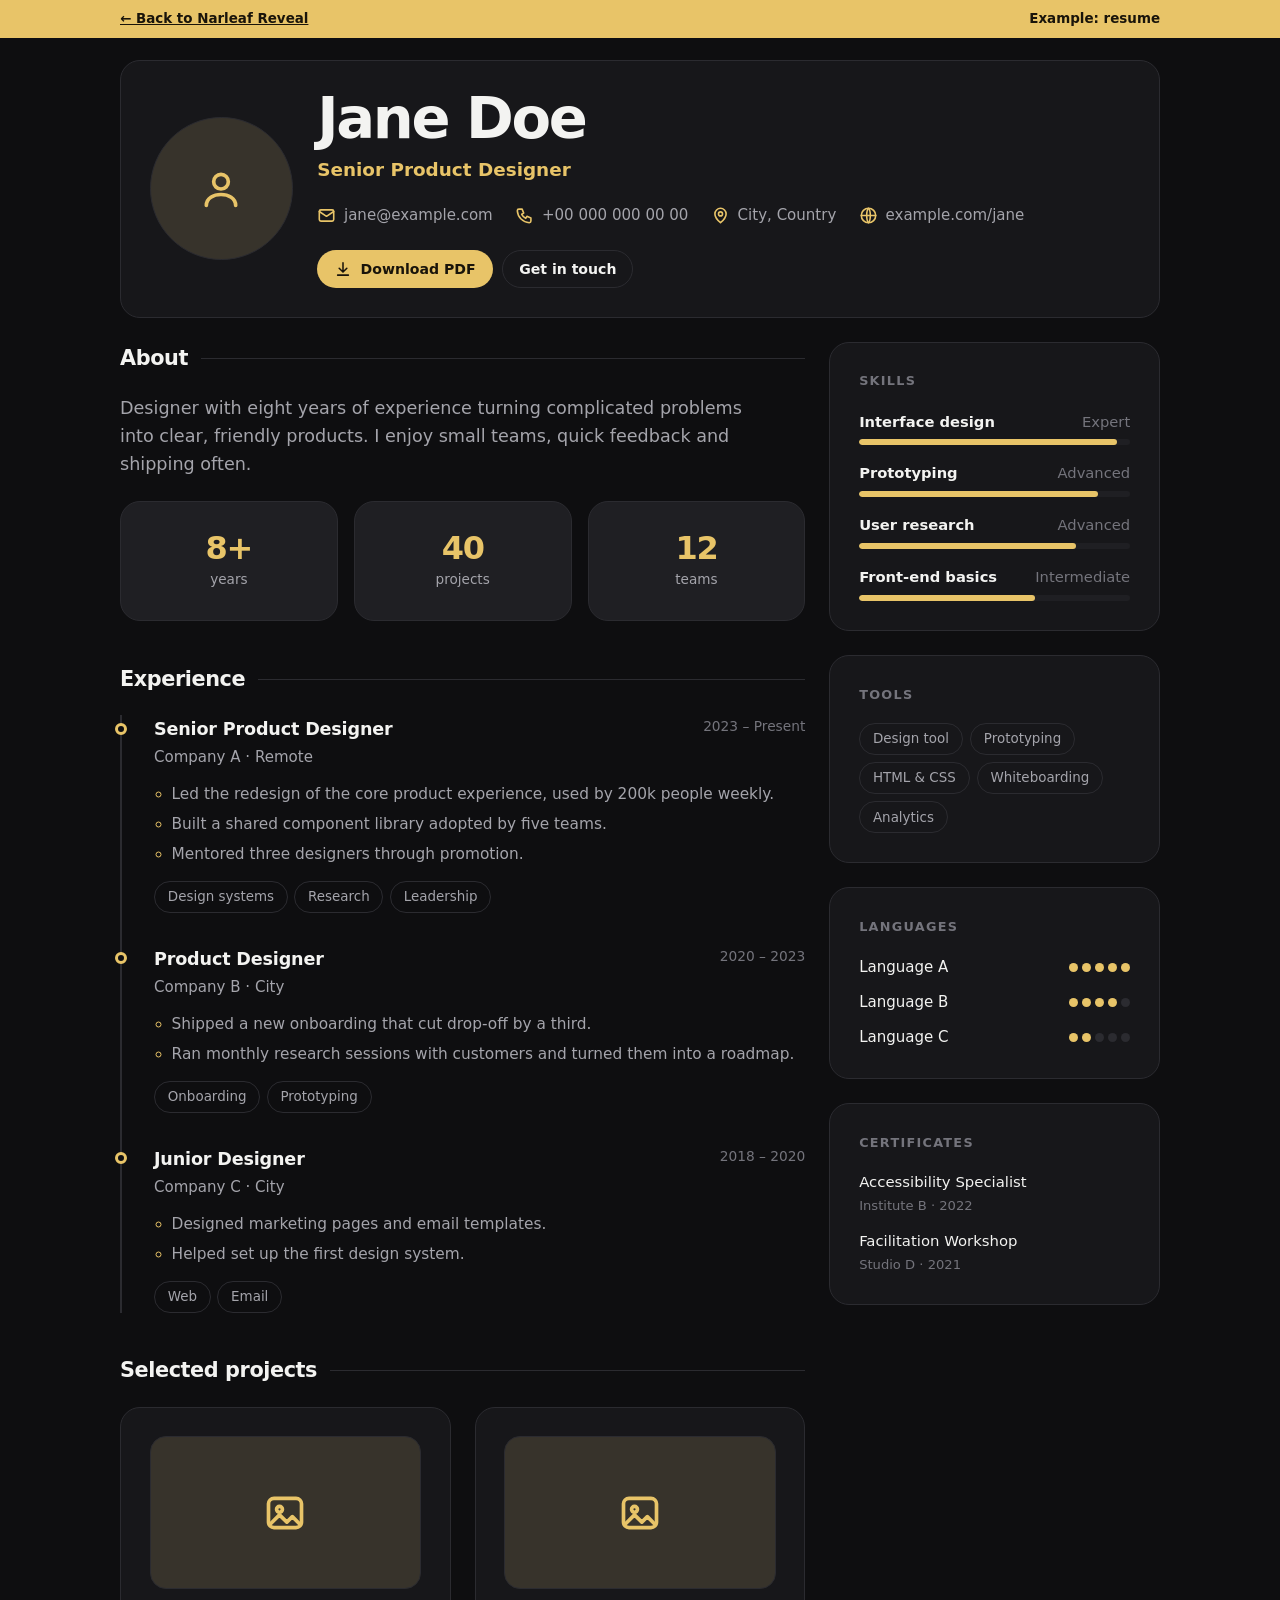
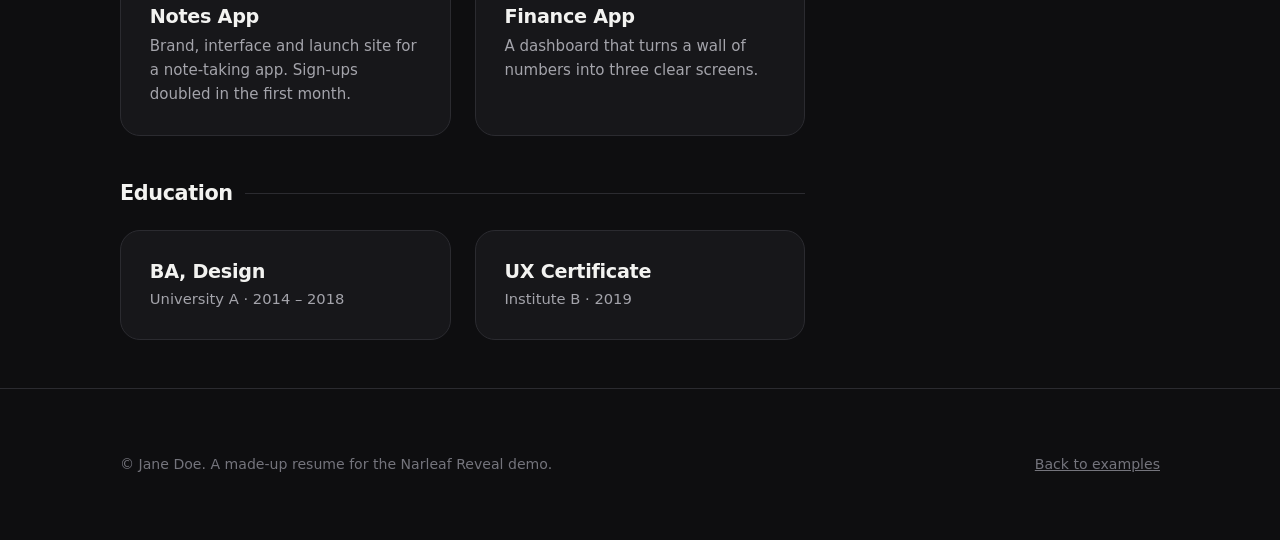
<file: examples/resume.html>
<!DOCTYPE html>
<html lang="en">
<head>
  <meta charset="UTF-8" />
  <meta name="viewport" content="width=device-width, initial-scale=1.0" />
  <title>Resume example · Narleaf Reveal</title>
  <meta name="description" content="An online resume in a dark theme, built with Narleaf Layout and Narleaf Reveal: filling skill bars, sliding timeline, project cards and a print-friendly light version." />
  <meta name="theme-color" content="#0e0e10" />
  <link rel="stylesheet" href="../narleaf-layout.css" />
  <link rel="stylesheet" href="../narleaf-reveal.css" />
  <link rel="stylesheet" href="shared.css" />
  <script src="shared.js"></script>
  <script src="../narleaf-reveal.js" defer></script>
  <style>
    :root { --accent: #e8c468; --accent-ink: #19140a; --nar-container-max: 1120px; }

    .wrap { padding-block: 1.4rem 3rem; }
    .head { align-items: center; margin-bottom: 1.5rem; }
    .head .ph { --ar: 1 / 1; --ph-icon: 2.2rem; max-width: 150px; }
    .head h1 { font-size: clamp(2.2rem, 5vw, 3.6rem); letter-spacing: -.04em; line-height: 1.02; font-weight: 750; }
    .role { color: var(--accent); font-weight: 650; font-size: 1.15rem; margin-top: .4rem; }
    .contact { display: flex; flex-wrap: wrap; gap: .5rem 1.4rem; list-style: none; padding: 0; margin: 1.2rem 0 0; color: var(--muted); font-size: .94rem; }
    .contact li { display: flex; align-items: center; gap: .5rem; }
    .contact .ico { color: var(--accent); }
    .contact a { text-decoration: none; }
    .contact a:hover { color: var(--ink); text-decoration: underline; text-underline-offset: 4px; }
    .actions { display: flex; flex-wrap: wrap; gap: .6rem; margin-top: 1.4rem; }

    .block + .block { margin-top: 2.6rem; }
    .block > h2 { display: flex; align-items: center; gap: .8rem; font-size: 1.3rem; letter-spacing: -.02em; margin-bottom: 1.2rem; }
    .block > h2::after { content: ""; flex: 1; height: 1px; background: var(--line); }
    .summary { font-size: 1.1rem; color: var(--muted); max-width: 46rem; }
    .stat { text-align: center; }
    .stat b { display: block; font-size: 2rem; letter-spacing: -.04em; line-height: 1.1; color: var(--accent); }
    .stat span { color: var(--muted); font-size: .85rem; }

    .timeline { list-style: none; padding: 0 0 0 .4rem; margin: 0; border-left: 2px solid var(--line); display: grid; gap: 2rem; }
    .job { position: relative; padding-left: 1.6rem; }
    .job::before { content: ""; position: absolute; left: -.4rem; top: .45rem; width: 12px; height: 12px; border-radius: 50%; background: var(--bg); border: 3px solid var(--accent); transform: translateX(-7px); }
    .job__top { display: flex; flex-wrap: wrap; justify-content: space-between; gap: .2rem 1rem; }
    .job h3 { font-size: 1.1rem; letter-spacing: -.01em; }
    .job__dates { color: var(--faint); font-size: .86rem; font-variant-numeric: tabular-nums; }
    .job__co { color: var(--muted); font-size: .94rem; margin-top: .1rem; }
    .job ul { margin: .8rem 0 0; padding-left: 1.1rem; color: var(--muted); display: grid; gap: .35rem; font-size: .96rem; }
    .job li::marker { color: var(--accent); }
    .job .tags { display: flex; flex-wrap: wrap; gap: .4rem; list-style: none; padding: 0; margin-top: .9rem; }

    .project { display: grid; gap: 1rem; height: 100%; align-content: start; }
    .project .ph { --ar: 16 / 9; --ph-icon: 2.2rem; }
    .project p { color: var(--muted); font-size: .94rem; margin-top: .3rem; }

    .edu { display: grid; gap: .2rem; height: 100%; }
    .edu p { color: var(--muted); font-size: .92rem; }

    .skill { display: grid; gap: .4rem; margin-bottom: 1rem; font-size: .92rem; font-weight: 560; }
    .skill div { display: flex; justify-content: space-between; }
    .skill span { color: var(--faint); font-weight: 400; }
    .meter { height: 6px; border-radius: 99px; background: var(--surface-2); overflow: hidden; }
    .meter i { display: block; height: 100%; width: var(--lv); background: var(--accent); border-radius: 99px; }
    .tags { display: flex; flex-wrap: wrap; gap: .45rem; list-style: none; padding: 0; margin: 0; }
    .langs { list-style: none; margin: 0; padding: 0; display: grid; gap: .7rem; font-size: .94rem; }
    .langs li { display: flex; justify-content: space-between; align-items: center; gap: 1rem; }
    .dots { display: inline-flex; gap: 4px; }
    .dots i { width: 9px; height: 9px; border-radius: 50%; background: var(--line); }
    .dots i.on { background: var(--accent); }
    .side .card + .card { margin-top: 1.5rem; }
    .side h2 { font-size: .8rem; letter-spacing: .1em; text-transform: uppercase; color: var(--faint); margin-bottom: 1.1rem; font-weight: 650; }
    .certs { list-style: none; margin: 0; padding: 0; display: grid; gap: .9rem; font-size: .93rem; }
    .certs span { display: block; color: var(--faint); font-size: .82rem; }

    @media print {
      :root { --bg: #fff; --surface: #fff; --surface-2: #f1f1f1; --line: #d9d9d9; --ink: #111; --muted: #444; --faint: #666; --accent: #8a6a00; }
      body { font-size: 11pt; }
      .actions, .site-footer, .skip { display: none; }
      .card { break-inside: avoid; }
      .job, .project { break-inside: avoid; }
    }
  </style>
</head>
<body>
<a class="skip" href="#main">Skip to content</a>

<div class="demo-bar"><div class="nar-container nar-pi-auto">
  <a href="../index.html#examples">&larr; Back to Narleaf Reveal</a>
  <span>Example: resume</span>
</div></div>

<main id="main" class="wrap nar-container nar-pi-auto">

  <!-- Header card -->
  <header class="head card nar-grid nar-gap-auto" data-nar-reveal="slide-bottom" data-nar-reveal-distance="30" data-nar-reveal-easing="cubic-bezier(.2,.8,.2,1)">
    <div class="nar-span-4 nar-span-sm-3 nar-span-lg-2">
      <div class="ph ph--tint ph--round" role="img" aria-label="Profile photo placeholder" data-nar-reveal="zoom-in-center" data-nar-reveal-distance="0" data-nar-reveal-delay="250"><i class="ico i-user"></i></div>
    </div>
    <div class="nar-span-12 nar-span-sm-9 nar-span-lg-10">
      <h1 data-nar-reveal="clip-up" data-nar-reveal-delay="300" data-nar-reveal-duration="900">Jane Doe</h1>
      <p class="role" data-nar-reveal="fade" data-nar-reveal-delay="500">Senior Product Designer</p>
      <ul class="contact" data-nar-reveal-stagger="80">
        <li data-nar-reveal="slide-left" data-nar-reveal-distance="20" data-nar-reveal-delay="600"><i class="ico i-mail"></i><a href="#" data-demo>jane@example.com</a></li>
        <li data-nar-reveal="slide-left" data-nar-reveal-distance="20" data-nar-reveal-delay="600"><i class="ico i-phone"></i>+00 000 000 00 00</li>
        <li data-nar-reveal="slide-left" data-nar-reveal-distance="20" data-nar-reveal-delay="600"><i class="ico i-pin"></i>City, Country</li>
        <li data-nar-reveal="slide-left" data-nar-reveal-distance="20" data-nar-reveal-delay="600"><i class="ico i-globe"></i>example.com/jane</li>
      </ul>
      <div class="actions" data-nar-reveal="fade" data-nar-reveal-delay="900">
        <button class="btn btn--primary btn--sm" type="button"><i class="ico i-download"></i>Download PDF</button>
        <a class="btn btn--ghost btn--sm" href="#" data-demo>Get in touch</a>
      </div>
    </div>
  </header>

  <div class="nar-grid nar-gap-auto">

    <!-- Main column -->
    <div class="nar-span-12 nar-span-lg-8">
      <section class="block" aria-labelledby="about-h">
        <h2 id="about-h" data-nar-reveal="clip-right" data-nar-reveal-duration="700">About</h2>
        <p class="summary" data-nar-reveal="fade" data-nar-reveal-delay="150">Designer with eight years of experience turning complicated problems into clear, friendly products. I enjoy small teams, quick feedback and shipping often.</p>
        <div class="nar-grid nar-gap-16" style="margin-top:1.4rem" data-nar-reveal-stagger="110" data-nar-reveal-trigger="early">
          <div class="card card--flat stat nar-span-4" data-nar-reveal="bounce-in-bottom" data-nar-reveal-distance="40"><b>8+</b><span>years</span></div>
          <div class="card card--flat stat nar-span-4" data-nar-reveal="bounce-in-bottom" data-nar-reveal-distance="40"><b>40</b><span>projects</span></div>
          <div class="card card--flat stat nar-span-4" data-nar-reveal="bounce-in-bottom" data-nar-reveal-distance="40"><b>12</b><span>teams</span></div>
        </div>
      </section>

      <section class="block" aria-labelledby="exp-h" data-nar-reveal-trigger="early">
        <h2 id="exp-h" data-nar-reveal="clip-right" data-nar-reveal-duration="700">Experience</h2>
        <ol class="timeline" data-nar-reveal-stagger="150">
          <li class="job" data-nar-reveal="slide-right" data-nar-reveal-distance="40">
            <div class="job__top"><h3>Senior Product Designer</h3><span class="job__dates">2023 &ndash; Present</span></div>
            <p class="job__co">Company A &middot; Remote</p>
            <ul><li>Led the redesign of the core product experience, used by 200k people weekly.</li><li>Built a shared component library adopted by five teams.</li><li>Mentored three designers through promotion.</li></ul>
            <ul class="tags"><li class="chip">Design systems</li><li class="chip">Research</li><li class="chip">Leadership</li></ul>
          </li>
          <li class="job" data-nar-reveal="slide-right" data-nar-reveal-distance="40">
            <div class="job__top"><h3>Product Designer</h3><span class="job__dates">2020 &ndash; 2023</span></div>
            <p class="job__co">Company B &middot; City</p>
            <ul><li>Shipped a new onboarding that cut drop-off by a third.</li><li>Ran monthly research sessions with customers and turned them into a roadmap.</li></ul>
            <ul class="tags"><li class="chip">Onboarding</li><li class="chip">Prototyping</li></ul>
          </li>
          <li class="job" data-nar-reveal="slide-right" data-nar-reveal-distance="40">
            <div class="job__top"><h3>Junior Designer</h3><span class="job__dates">2018 &ndash; 2020</span></div>
            <p class="job__co">Company C &middot; City</p>
            <ul><li>Designed marketing pages and email templates.</li><li>Helped set up the first design system.</li></ul>
            <ul class="tags"><li class="chip">Web</li><li class="chip">Email</li></ul>
          </li>
        </ol>
      </section>

      <section class="block" aria-labelledby="proj-h" data-nar-reveal-trigger="early">
        <h2 id="proj-h" data-nar-reveal="clip-right" data-nar-reveal-duration="700">Selected projects</h2>
        <div class="nar-grid nar-gap-auto" data-nar-reveal-stagger="120">
          <article class="nar-span-12 nar-span-sm-6" data-nar-reveal="zoom-in-bottom" data-nar-reveal-distance="30"><div class="card project"><div class="ph ph--tint" role="img" aria-label="Project one image placeholder"><i class="ico i-image"></i></div><div><h3 class="h-card">Notes App</h3><p>Brand, interface and launch site for a note-taking app. Sign-ups doubled in the first month.</p></div></div></article>
          <article class="nar-span-12 nar-span-sm-6" data-nar-reveal="zoom-in-bottom" data-nar-reveal-distance="30"><div class="card project"><div class="ph ph--tint" role="img" aria-label="Project two image placeholder"><i class="ico i-image"></i></div><div><h3 class="h-card">Finance App</h3><p>A dashboard that turns a wall of numbers into three clear screens.</p></div></div></article>
        </div>
      </section>

      <section class="block" aria-labelledby="edu-h" data-nar-reveal-trigger="early">
        <h2 id="edu-h" data-nar-reveal="clip-right" data-nar-reveal-duration="700">Education</h2>
        <div class="nar-grid nar-gap-auto" data-nar-reveal-stagger="120">
          <div class="nar-span-12 nar-span-sm-6" data-nar-reveal="slide-bottom" data-nar-reveal-distance="30"><div class="card edu"><h3 class="h-card">BA, Design</h3><p>University A &middot; 2014 &ndash; 2018</p></div></div>
          <div class="nar-span-12 nar-span-sm-6" data-nar-reveal="slide-bottom" data-nar-reveal-distance="30"><div class="card edu"><h3 class="h-card">UX Certificate</h3><p>Institute B &middot; 2019</p></div></div>
        </div>
      </section>
    </div>

    <!-- Side column -->
    <aside class="side nar-span-12 nar-span-lg-4" aria-label="Skills and details">
      <div class="card" data-nar-reveal="slide-left" data-nar-reveal-distance="40" data-nar-reveal-trigger="early">
        <h2>Skills</h2>
        <div class="skill"><div>Interface design<span>Expert</span></div><div class="meter"><i style="--lv:95%" data-nar-reveal="clip-right" data-nar-reveal-duration="1100" data-nar-reveal-delay="300"></i></div></div>
        <div class="skill"><div>Prototyping<span>Advanced</span></div><div class="meter"><i style="--lv:88%" data-nar-reveal="clip-right" data-nar-reveal-duration="1100" data-nar-reveal-delay="450"></i></div></div>
        <div class="skill"><div>User research<span>Advanced</span></div><div class="meter"><i style="--lv:80%" data-nar-reveal="clip-right" data-nar-reveal-duration="1100" data-nar-reveal-delay="600"></i></div></div>
        <div class="skill" style="margin-bottom:0"><div>Front-end basics<span>Intermediate</span></div><div class="meter"><i style="--lv:65%" data-nar-reveal="clip-right" data-nar-reveal-duration="1100" data-nar-reveal-delay="750"></i></div></div>
      </div>

      <div class="card" data-nar-reveal="slide-left" data-nar-reveal-distance="40" data-nar-reveal-trigger="early">
        <h2>Tools</h2>
        <ul class="tags" data-nar-reveal-stagger="60"><li class="chip" data-nar-reveal="zoom-in-center" data-nar-reveal-distance="0">Design tool</li><li class="chip" data-nar-reveal="zoom-in-center" data-nar-reveal-distance="0">Prototyping</li><li class="chip" data-nar-reveal="zoom-in-center" data-nar-reveal-distance="0">HTML &amp; CSS</li><li class="chip" data-nar-reveal="zoom-in-center" data-nar-reveal-distance="0">Whiteboarding</li><li class="chip" data-nar-reveal="zoom-in-center" data-nar-reveal-distance="0">Analytics</li></ul>
      </div>

      <div class="card" data-nar-reveal="slide-left" data-nar-reveal-distance="40" data-nar-reveal-trigger="early">
        <h2>Languages</h2>
        <ul class="langs" data-nar-reveal-stagger="80">
          <li data-nar-reveal="fade">Language A<span class="dots" role="img" aria-label="Native"><i class="on"></i><i class="on"></i><i class="on"></i><i class="on"></i><i class="on"></i></span></li>
          <li data-nar-reveal="fade">Language B<span class="dots" role="img" aria-label="Fluent"><i class="on"></i><i class="on"></i><i class="on"></i><i class="on"></i><i></i></span></li>
          <li data-nar-reveal="fade">Language C<span class="dots" role="img" aria-label="Basic"><i class="on"></i><i class="on"></i><i></i><i></i><i></i></span></li>
        </ul>
      </div>

      <div class="card" data-nar-reveal="slide-left" data-nar-reveal-distance="40" data-nar-reveal-trigger="early">
        <h2>Certificates</h2>
        <ul class="certs"><li>Accessibility Specialist<span>Institute B &middot; 2022</span></li><li>Facilitation Workshop<span>Studio D &middot; 2021</span></li></ul>
      </div>
    </aside>
  </div>
</main>

<footer class="site-footer">
  <div class="nar-container nar-pi-auto" style="display:flex;justify-content:space-between;flex-wrap:wrap;gap:1rem">
    <p class="fine">&copy; Jane Doe. A made-up resume for the Narleaf Reveal demo.</p>
    <a class="fine" href="../index.html#examples">Back to examples</a>
  </div>
</footer>
</body>
</html>
</file>
<file: narleaf-layout.css>
/*! Narleaf Layout v0.1.0 */
/*! columns: 12 */
/*! breakpoints: sm, md, lg, xl */
/*! selectors: standard */
/*! core: container, container-full, grid, span, span auto, span responsive, pi-auto, gap-auto */
/*! pi utilities */
/*! pi responsive */
/*! gap utilities */
/*! gap responsive */
/*! gap axis utilities */
/*! gap axis responsive */
/*! col-start utilities */
/*! col-start responsive */
/*! col-end utilities */
/*! col-end responsive */
/*! offset utilities */
/*! offset responsive */
:root {
  --nar-container-max: 1280px;
  --nar-container-pi-base: 16px;
  --nar-container-pi-sm: 24px;
  --nar-container-pi-md: 24px;
  --nar-container-pi-lg: 32px;
  --nar-container-pi-xl: 40px;
  --nar-gap-auto-base: 16px;
  --nar-gap-auto-sm: 16px;
  --nar-gap-auto-md: 24px;
  --nar-gap-auto-lg: 24px;
  --nar-gap-auto-xl: 24px;
}

.nar-container,
.nar-container-full {
  inline-size: 100%;
  margin-inline: auto;
  box-sizing: border-box;
  --nar-container-pi: 0;
  padding-inline: var(--nar-container-pi);
}

.nar-container {
  max-inline-size: var(--nar-container-max);
}

.nar-container-full {
  max-inline-size: none;
}

.nar-container.nar-pi-auto,
.nar-container-full.nar-pi-auto {
  --nar-container-pi: var(--nar-container-pi-base);
}

@media (min-width: 640px) {
  .nar-container.nar-pi-auto,
  .nar-container-full.nar-pi-auto {
    --nar-container-pi: var(--nar-container-pi-sm);
  }
}
@media (min-width: 768px) {
  .nar-container.nar-pi-auto,
  .nar-container-full.nar-pi-auto {
    --nar-container-pi: var(--nar-container-pi-md);
  }
}
@media (min-width: 1024px) {
  .nar-container.nar-pi-auto,
  .nar-container-full.nar-pi-auto {
    --nar-container-pi: var(--nar-container-pi-lg);
  }
}
@media (min-width: 1280px) {
  .nar-container.nar-pi-auto,
  .nar-container-full.nar-pi-auto {
    --nar-container-pi: var(--nar-container-pi-xl);
  }
}
.nar-container.nar-pi-0,
.nar-container-full.nar-pi-0 {
  --nar-container-pi: 0;
}

.nar-container.nar-pi-16,
.nar-container-full.nar-pi-16 {
  --nar-container-pi: 16px;
}

.nar-container.nar-pi-24,
.nar-container-full.nar-pi-24 {
  --nar-container-pi: 24px;
}

.nar-container.nar-pi-32,
.nar-container-full.nar-pi-32 {
  --nar-container-pi: 32px;
}

.nar-container.nar-pi-40,
.nar-container-full.nar-pi-40 {
  --nar-container-pi: 40px;
}

@media (min-width: 640px) {
  .nar-container.nar-pi-sm-0,
  .nar-container-full.nar-pi-sm-0 {
    --nar-container-pi: 0;
  }
  .nar-container.nar-pi-sm-16,
  .nar-container-full.nar-pi-sm-16 {
    --nar-container-pi: 16px;
  }
  .nar-container.nar-pi-sm-24,
  .nar-container-full.nar-pi-sm-24 {
    --nar-container-pi: 24px;
  }
  .nar-container.nar-pi-sm-32,
  .nar-container-full.nar-pi-sm-32 {
    --nar-container-pi: 32px;
  }
  .nar-container.nar-pi-sm-40,
  .nar-container-full.nar-pi-sm-40 {
    --nar-container-pi: 40px;
  }
}
@media (min-width: 768px) {
  .nar-container.nar-pi-md-0,
  .nar-container-full.nar-pi-md-0 {
    --nar-container-pi: 0;
  }
  .nar-container.nar-pi-md-16,
  .nar-container-full.nar-pi-md-16 {
    --nar-container-pi: 16px;
  }
  .nar-container.nar-pi-md-24,
  .nar-container-full.nar-pi-md-24 {
    --nar-container-pi: 24px;
  }
  .nar-container.nar-pi-md-32,
  .nar-container-full.nar-pi-md-32 {
    --nar-container-pi: 32px;
  }
  .nar-container.nar-pi-md-40,
  .nar-container-full.nar-pi-md-40 {
    --nar-container-pi: 40px;
  }
}
@media (min-width: 1024px) {
  .nar-container.nar-pi-lg-0,
  .nar-container-full.nar-pi-lg-0 {
    --nar-container-pi: 0;
  }
  .nar-container.nar-pi-lg-16,
  .nar-container-full.nar-pi-lg-16 {
    --nar-container-pi: 16px;
  }
  .nar-container.nar-pi-lg-24,
  .nar-container-full.nar-pi-lg-24 {
    --nar-container-pi: 24px;
  }
  .nar-container.nar-pi-lg-32,
  .nar-container-full.nar-pi-lg-32 {
    --nar-container-pi: 32px;
  }
  .nar-container.nar-pi-lg-40,
  .nar-container-full.nar-pi-lg-40 {
    --nar-container-pi: 40px;
  }
}
@media (min-width: 1280px) {
  .nar-container.nar-pi-xl-0,
  .nar-container-full.nar-pi-xl-0 {
    --nar-container-pi: 0;
  }
  .nar-container.nar-pi-xl-16,
  .nar-container-full.nar-pi-xl-16 {
    --nar-container-pi: 16px;
  }
  .nar-container.nar-pi-xl-24,
  .nar-container-full.nar-pi-xl-24 {
    --nar-container-pi: 24px;
  }
  .nar-container.nar-pi-xl-32,
  .nar-container-full.nar-pi-xl-32 {
    --nar-container-pi: 32px;
  }
  .nar-container.nar-pi-xl-40,
  .nar-container-full.nar-pi-xl-40 {
    --nar-container-pi: 40px;
  }
}
.nar-grid {
  display: grid;
  grid-template-columns: repeat(12, minmax(0, 1fr));
  --nar-gap: 0;
  --nar-gap-inline: var(--nar-gap);
  --nar-gap-block: var(--nar-gap);
  column-gap: var(--nar-gap-inline);
  row-gap: var(--nar-gap-block);
}

.nar-grid > * {
  min-inline-size: 0;
}

.nar-grid.nar-gap-auto {
  --nar-gap: var(--nar-gap-auto-base);
}

@media (min-width: 640px) {
  .nar-grid.nar-gap-auto {
    --nar-gap: var(--nar-gap-auto-sm);
  }
}
@media (min-width: 768px) {
  .nar-grid.nar-gap-auto {
    --nar-gap: var(--nar-gap-auto-md);
  }
}
@media (min-width: 1024px) {
  .nar-grid.nar-gap-auto {
    --nar-gap: var(--nar-gap-auto-lg);
  }
}
@media (min-width: 1280px) {
  .nar-grid.nar-gap-auto {
    --nar-gap: var(--nar-gap-auto-xl);
  }
}
.nar-grid > .nar-span-auto {
  grid-column: auto;
}

.nar-grid > .nar-span-1 {
  grid-column: span 1/span 1;
}

.nar-grid > .nar-span-2 {
  grid-column: span 2/span 2;
}

.nar-grid > .nar-span-3 {
  grid-column: span 3/span 3;
}

.nar-grid > .nar-span-4 {
  grid-column: span 4/span 4;
}

.nar-grid > .nar-span-5 {
  grid-column: span 5/span 5;
}

.nar-grid > .nar-span-6 {
  grid-column: span 6/span 6;
}

.nar-grid > .nar-span-7 {
  grid-column: span 7/span 7;
}

.nar-grid > .nar-span-8 {
  grid-column: span 8/span 8;
}

.nar-grid > .nar-span-9 {
  grid-column: span 9/span 9;
}

.nar-grid > .nar-span-10 {
  grid-column: span 10/span 10;
}

.nar-grid > .nar-span-11 {
  grid-column: span 11/span 11;
}

.nar-grid > .nar-span-12 {
  grid-column: span 12/span 12;
}

@media (min-width: 640px) {
  .nar-grid > .nar-span-sm-auto {
    grid-column: auto;
  }
  .nar-grid > .nar-span-sm-1 {
    grid-column: span 1/span 1;
  }
  .nar-grid > .nar-span-sm-2 {
    grid-column: span 2/span 2;
  }
  .nar-grid > .nar-span-sm-3 {
    grid-column: span 3/span 3;
  }
  .nar-grid > .nar-span-sm-4 {
    grid-column: span 4/span 4;
  }
  .nar-grid > .nar-span-sm-5 {
    grid-column: span 5/span 5;
  }
  .nar-grid > .nar-span-sm-6 {
    grid-column: span 6/span 6;
  }
  .nar-grid > .nar-span-sm-7 {
    grid-column: span 7/span 7;
  }
  .nar-grid > .nar-span-sm-8 {
    grid-column: span 8/span 8;
  }
  .nar-grid > .nar-span-sm-9 {
    grid-column: span 9/span 9;
  }
  .nar-grid > .nar-span-sm-10 {
    grid-column: span 10/span 10;
  }
  .nar-grid > .nar-span-sm-11 {
    grid-column: span 11/span 11;
  }
  .nar-grid > .nar-span-sm-12 {
    grid-column: span 12/span 12;
  }
}
@media (min-width: 768px) {
  .nar-grid > .nar-span-md-auto {
    grid-column: auto;
  }
  .nar-grid > .nar-span-md-1 {
    grid-column: span 1/span 1;
  }
  .nar-grid > .nar-span-md-2 {
    grid-column: span 2/span 2;
  }
  .nar-grid > .nar-span-md-3 {
    grid-column: span 3/span 3;
  }
  .nar-grid > .nar-span-md-4 {
    grid-column: span 4/span 4;
  }
  .nar-grid > .nar-span-md-5 {
    grid-column: span 5/span 5;
  }
  .nar-grid > .nar-span-md-6 {
    grid-column: span 6/span 6;
  }
  .nar-grid > .nar-span-md-7 {
    grid-column: span 7/span 7;
  }
  .nar-grid > .nar-span-md-8 {
    grid-column: span 8/span 8;
  }
  .nar-grid > .nar-span-md-9 {
    grid-column: span 9/span 9;
  }
  .nar-grid > .nar-span-md-10 {
    grid-column: span 10/span 10;
  }
  .nar-grid > .nar-span-md-11 {
    grid-column: span 11/span 11;
  }
  .nar-grid > .nar-span-md-12 {
    grid-column: span 12/span 12;
  }
}
@media (min-width: 1024px) {
  .nar-grid > .nar-span-lg-auto {
    grid-column: auto;
  }
  .nar-grid > .nar-span-lg-1 {
    grid-column: span 1/span 1;
  }
  .nar-grid > .nar-span-lg-2 {
    grid-column: span 2/span 2;
  }
  .nar-grid > .nar-span-lg-3 {
    grid-column: span 3/span 3;
  }
  .nar-grid > .nar-span-lg-4 {
    grid-column: span 4/span 4;
  }
  .nar-grid > .nar-span-lg-5 {
    grid-column: span 5/span 5;
  }
  .nar-grid > .nar-span-lg-6 {
    grid-column: span 6/span 6;
  }
  .nar-grid > .nar-span-lg-7 {
    grid-column: span 7/span 7;
  }
  .nar-grid > .nar-span-lg-8 {
    grid-column: span 8/span 8;
  }
  .nar-grid > .nar-span-lg-9 {
    grid-column: span 9/span 9;
  }
  .nar-grid > .nar-span-lg-10 {
    grid-column: span 10/span 10;
  }
  .nar-grid > .nar-span-lg-11 {
    grid-column: span 11/span 11;
  }
  .nar-grid > .nar-span-lg-12 {
    grid-column: span 12/span 12;
  }
}
@media (min-width: 1280px) {
  .nar-grid > .nar-span-xl-auto {
    grid-column: auto;
  }
  .nar-grid > .nar-span-xl-1 {
    grid-column: span 1/span 1;
  }
  .nar-grid > .nar-span-xl-2 {
    grid-column: span 2/span 2;
  }
  .nar-grid > .nar-span-xl-3 {
    grid-column: span 3/span 3;
  }
  .nar-grid > .nar-span-xl-4 {
    grid-column: span 4/span 4;
  }
  .nar-grid > .nar-span-xl-5 {
    grid-column: span 5/span 5;
  }
  .nar-grid > .nar-span-xl-6 {
    grid-column: span 6/span 6;
  }
  .nar-grid > .nar-span-xl-7 {
    grid-column: span 7/span 7;
  }
  .nar-grid > .nar-span-xl-8 {
    grid-column: span 8/span 8;
  }
  .nar-grid > .nar-span-xl-9 {
    grid-column: span 9/span 9;
  }
  .nar-grid > .nar-span-xl-10 {
    grid-column: span 10/span 10;
  }
  .nar-grid > .nar-span-xl-11 {
    grid-column: span 11/span 11;
  }
  .nar-grid > .nar-span-xl-12 {
    grid-column: span 12/span 12;
  }
}
.nar-grid > .nar-col-start-1 {
  grid-column-start: 1;
}

.nar-grid > .nar-col-start-2 {
  grid-column-start: 2;
}

.nar-grid > .nar-col-start-3 {
  grid-column-start: 3;
}

.nar-grid > .nar-col-start-4 {
  grid-column-start: 4;
}

.nar-grid > .nar-col-start-5 {
  grid-column-start: 5;
}

.nar-grid > .nar-col-start-6 {
  grid-column-start: 6;
}

.nar-grid > .nar-col-start-7 {
  grid-column-start: 7;
}

.nar-grid > .nar-col-start-8 {
  grid-column-start: 8;
}

.nar-grid > .nar-col-start-9 {
  grid-column-start: 9;
}

.nar-grid > .nar-col-start-10 {
  grid-column-start: 10;
}

.nar-grid > .nar-col-start-11 {
  grid-column-start: 11;
}

.nar-grid > .nar-col-start-12 {
  grid-column-start: 12;
}

.nar-grid > .nar-col-start-13 {
  grid-column-start: 13;
}

@media (min-width: 640px) {
  .nar-grid > .nar-col-start-sm-1 {
    grid-column-start: 1;
  }
  .nar-grid > .nar-col-start-sm-2 {
    grid-column-start: 2;
  }
  .nar-grid > .nar-col-start-sm-3 {
    grid-column-start: 3;
  }
  .nar-grid > .nar-col-start-sm-4 {
    grid-column-start: 4;
  }
  .nar-grid > .nar-col-start-sm-5 {
    grid-column-start: 5;
  }
  .nar-grid > .nar-col-start-sm-6 {
    grid-column-start: 6;
  }
  .nar-grid > .nar-col-start-sm-7 {
    grid-column-start: 7;
  }
  .nar-grid > .nar-col-start-sm-8 {
    grid-column-start: 8;
  }
  .nar-grid > .nar-col-start-sm-9 {
    grid-column-start: 9;
  }
  .nar-grid > .nar-col-start-sm-10 {
    grid-column-start: 10;
  }
  .nar-grid > .nar-col-start-sm-11 {
    grid-column-start: 11;
  }
  .nar-grid > .nar-col-start-sm-12 {
    grid-column-start: 12;
  }
  .nar-grid > .nar-col-start-sm-13 {
    grid-column-start: 13;
  }
}
@media (min-width: 768px) {
  .nar-grid > .nar-col-start-md-1 {
    grid-column-start: 1;
  }
  .nar-grid > .nar-col-start-md-2 {
    grid-column-start: 2;
  }
  .nar-grid > .nar-col-start-md-3 {
    grid-column-start: 3;
  }
  .nar-grid > .nar-col-start-md-4 {
    grid-column-start: 4;
  }
  .nar-grid > .nar-col-start-md-5 {
    grid-column-start: 5;
  }
  .nar-grid > .nar-col-start-md-6 {
    grid-column-start: 6;
  }
  .nar-grid > .nar-col-start-md-7 {
    grid-column-start: 7;
  }
  .nar-grid > .nar-col-start-md-8 {
    grid-column-start: 8;
  }
  .nar-grid > .nar-col-start-md-9 {
    grid-column-start: 9;
  }
  .nar-grid > .nar-col-start-md-10 {
    grid-column-start: 10;
  }
  .nar-grid > .nar-col-start-md-11 {
    grid-column-start: 11;
  }
  .nar-grid > .nar-col-start-md-12 {
    grid-column-start: 12;
  }
  .nar-grid > .nar-col-start-md-13 {
    grid-column-start: 13;
  }
}
@media (min-width: 1024px) {
  .nar-grid > .nar-col-start-lg-1 {
    grid-column-start: 1;
  }
  .nar-grid > .nar-col-start-lg-2 {
    grid-column-start: 2;
  }
  .nar-grid > .nar-col-start-lg-3 {
    grid-column-start: 3;
  }
  .nar-grid > .nar-col-start-lg-4 {
    grid-column-start: 4;
  }
  .nar-grid > .nar-col-start-lg-5 {
    grid-column-start: 5;
  }
  .nar-grid > .nar-col-start-lg-6 {
    grid-column-start: 6;
  }
  .nar-grid > .nar-col-start-lg-7 {
    grid-column-start: 7;
  }
  .nar-grid > .nar-col-start-lg-8 {
    grid-column-start: 8;
  }
  .nar-grid > .nar-col-start-lg-9 {
    grid-column-start: 9;
  }
  .nar-grid > .nar-col-start-lg-10 {
    grid-column-start: 10;
  }
  .nar-grid > .nar-col-start-lg-11 {
    grid-column-start: 11;
  }
  .nar-grid > .nar-col-start-lg-12 {
    grid-column-start: 12;
  }
  .nar-grid > .nar-col-start-lg-13 {
    grid-column-start: 13;
  }
}
@media (min-width: 1280px) {
  .nar-grid > .nar-col-start-xl-1 {
    grid-column-start: 1;
  }
  .nar-grid > .nar-col-start-xl-2 {
    grid-column-start: 2;
  }
  .nar-grid > .nar-col-start-xl-3 {
    grid-column-start: 3;
  }
  .nar-grid > .nar-col-start-xl-4 {
    grid-column-start: 4;
  }
  .nar-grid > .nar-col-start-xl-5 {
    grid-column-start: 5;
  }
  .nar-grid > .nar-col-start-xl-6 {
    grid-column-start: 6;
  }
  .nar-grid > .nar-col-start-xl-7 {
    grid-column-start: 7;
  }
  .nar-grid > .nar-col-start-xl-8 {
    grid-column-start: 8;
  }
  .nar-grid > .nar-col-start-xl-9 {
    grid-column-start: 9;
  }
  .nar-grid > .nar-col-start-xl-10 {
    grid-column-start: 10;
  }
  .nar-grid > .nar-col-start-xl-11 {
    grid-column-start: 11;
  }
  .nar-grid > .nar-col-start-xl-12 {
    grid-column-start: 12;
  }
  .nar-grid > .nar-col-start-xl-13 {
    grid-column-start: 13;
  }
}
.nar-grid > .nar-col-end-1 {
  grid-column-end: 1;
}

.nar-grid > .nar-col-end-2 {
  grid-column-end: 2;
}

.nar-grid > .nar-col-end-3 {
  grid-column-end: 3;
}

.nar-grid > .nar-col-end-4 {
  grid-column-end: 4;
}

.nar-grid > .nar-col-end-5 {
  grid-column-end: 5;
}

.nar-grid > .nar-col-end-6 {
  grid-column-end: 6;
}

.nar-grid > .nar-col-end-7 {
  grid-column-end: 7;
}

.nar-grid > .nar-col-end-8 {
  grid-column-end: 8;
}

.nar-grid > .nar-col-end-9 {
  grid-column-end: 9;
}

.nar-grid > .nar-col-end-10 {
  grid-column-end: 10;
}

.nar-grid > .nar-col-end-11 {
  grid-column-end: 11;
}

.nar-grid > .nar-col-end-12 {
  grid-column-end: 12;
}

.nar-grid > .nar-col-end-13 {
  grid-column-end: 13;
}

@media (min-width: 640px) {
  .nar-grid > .nar-col-end-sm-1 {
    grid-column-end: 1;
  }
  .nar-grid > .nar-col-end-sm-2 {
    grid-column-end: 2;
  }
  .nar-grid > .nar-col-end-sm-3 {
    grid-column-end: 3;
  }
  .nar-grid > .nar-col-end-sm-4 {
    grid-column-end: 4;
  }
  .nar-grid > .nar-col-end-sm-5 {
    grid-column-end: 5;
  }
  .nar-grid > .nar-col-end-sm-6 {
    grid-column-end: 6;
  }
  .nar-grid > .nar-col-end-sm-7 {
    grid-column-end: 7;
  }
  .nar-grid > .nar-col-end-sm-8 {
    grid-column-end: 8;
  }
  .nar-grid > .nar-col-end-sm-9 {
    grid-column-end: 9;
  }
  .nar-grid > .nar-col-end-sm-10 {
    grid-column-end: 10;
  }
  .nar-grid > .nar-col-end-sm-11 {
    grid-column-end: 11;
  }
  .nar-grid > .nar-col-end-sm-12 {
    grid-column-end: 12;
  }
  .nar-grid > .nar-col-end-sm-13 {
    grid-column-end: 13;
  }
}
@media (min-width: 768px) {
  .nar-grid > .nar-col-end-md-1 {
    grid-column-end: 1;
  }
  .nar-grid > .nar-col-end-md-2 {
    grid-column-end: 2;
  }
  .nar-grid > .nar-col-end-md-3 {
    grid-column-end: 3;
  }
  .nar-grid > .nar-col-end-md-4 {
    grid-column-end: 4;
  }
  .nar-grid > .nar-col-end-md-5 {
    grid-column-end: 5;
  }
  .nar-grid > .nar-col-end-md-6 {
    grid-column-end: 6;
  }
  .nar-grid > .nar-col-end-md-7 {
    grid-column-end: 7;
  }
  .nar-grid > .nar-col-end-md-8 {
    grid-column-end: 8;
  }
  .nar-grid > .nar-col-end-md-9 {
    grid-column-end: 9;
  }
  .nar-grid > .nar-col-end-md-10 {
    grid-column-end: 10;
  }
  .nar-grid > .nar-col-end-md-11 {
    grid-column-end: 11;
  }
  .nar-grid > .nar-col-end-md-12 {
    grid-column-end: 12;
  }
  .nar-grid > .nar-col-end-md-13 {
    grid-column-end: 13;
  }
}
@media (min-width: 1024px) {
  .nar-grid > .nar-col-end-lg-1 {
    grid-column-end: 1;
  }
  .nar-grid > .nar-col-end-lg-2 {
    grid-column-end: 2;
  }
  .nar-grid > .nar-col-end-lg-3 {
    grid-column-end: 3;
  }
  .nar-grid > .nar-col-end-lg-4 {
    grid-column-end: 4;
  }
  .nar-grid > .nar-col-end-lg-5 {
    grid-column-end: 5;
  }
  .nar-grid > .nar-col-end-lg-6 {
    grid-column-end: 6;
  }
  .nar-grid > .nar-col-end-lg-7 {
    grid-column-end: 7;
  }
  .nar-grid > .nar-col-end-lg-8 {
    grid-column-end: 8;
  }
  .nar-grid > .nar-col-end-lg-9 {
    grid-column-end: 9;
  }
  .nar-grid > .nar-col-end-lg-10 {
    grid-column-end: 10;
  }
  .nar-grid > .nar-col-end-lg-11 {
    grid-column-end: 11;
  }
  .nar-grid > .nar-col-end-lg-12 {
    grid-column-end: 12;
  }
  .nar-grid > .nar-col-end-lg-13 {
    grid-column-end: 13;
  }
}
@media (min-width: 1280px) {
  .nar-grid > .nar-col-end-xl-1 {
    grid-column-end: 1;
  }
  .nar-grid > .nar-col-end-xl-2 {
    grid-column-end: 2;
  }
  .nar-grid > .nar-col-end-xl-3 {
    grid-column-end: 3;
  }
  .nar-grid > .nar-col-end-xl-4 {
    grid-column-end: 4;
  }
  .nar-grid > .nar-col-end-xl-5 {
    grid-column-end: 5;
  }
  .nar-grid > .nar-col-end-xl-6 {
    grid-column-end: 6;
  }
  .nar-grid > .nar-col-end-xl-7 {
    grid-column-end: 7;
  }
  .nar-grid > .nar-col-end-xl-8 {
    grid-column-end: 8;
  }
  .nar-grid > .nar-col-end-xl-9 {
    grid-column-end: 9;
  }
  .nar-grid > .nar-col-end-xl-10 {
    grid-column-end: 10;
  }
  .nar-grid > .nar-col-end-xl-11 {
    grid-column-end: 11;
  }
  .nar-grid > .nar-col-end-xl-12 {
    grid-column-end: 12;
  }
  .nar-grid > .nar-col-end-xl-13 {
    grid-column-end: 13;
  }
}
.nar-grid > .nar-offset-auto {
  grid-column-start: auto;
}

.nar-grid > .nar-offset-1 {
  grid-column-start: 2;
}

.nar-grid > .nar-offset-2 {
  grid-column-start: 3;
}

.nar-grid > .nar-offset-3 {
  grid-column-start: 4;
}

.nar-grid > .nar-offset-4 {
  grid-column-start: 5;
}

.nar-grid > .nar-offset-5 {
  grid-column-start: 6;
}

.nar-grid > .nar-offset-6 {
  grid-column-start: 7;
}

.nar-grid > .nar-offset-7 {
  grid-column-start: 8;
}

.nar-grid > .nar-offset-8 {
  grid-column-start: 9;
}

.nar-grid > .nar-offset-9 {
  grid-column-start: 10;
}

.nar-grid > .nar-offset-10 {
  grid-column-start: 11;
}

.nar-grid > .nar-offset-11 {
  grid-column-start: 12;
}

@media (min-width: 640px) {
  .nar-grid > .nar-offset-sm-auto {
    grid-column-start: auto;
  }
  .nar-grid > .nar-offset-sm-1 {
    grid-column-start: 2;
  }
  .nar-grid > .nar-offset-sm-2 {
    grid-column-start: 3;
  }
  .nar-grid > .nar-offset-sm-3 {
    grid-column-start: 4;
  }
  .nar-grid > .nar-offset-sm-4 {
    grid-column-start: 5;
  }
  .nar-grid > .nar-offset-sm-5 {
    grid-column-start: 6;
  }
  .nar-grid > .nar-offset-sm-6 {
    grid-column-start: 7;
  }
  .nar-grid > .nar-offset-sm-7 {
    grid-column-start: 8;
  }
  .nar-grid > .nar-offset-sm-8 {
    grid-column-start: 9;
  }
  .nar-grid > .nar-offset-sm-9 {
    grid-column-start: 10;
  }
  .nar-grid > .nar-offset-sm-10 {
    grid-column-start: 11;
  }
  .nar-grid > .nar-offset-sm-11 {
    grid-column-start: 12;
  }
}
@media (min-width: 768px) {
  .nar-grid > .nar-offset-md-auto {
    grid-column-start: auto;
  }
  .nar-grid > .nar-offset-md-1 {
    grid-column-start: 2;
  }
  .nar-grid > .nar-offset-md-2 {
    grid-column-start: 3;
  }
  .nar-grid > .nar-offset-md-3 {
    grid-column-start: 4;
  }
  .nar-grid > .nar-offset-md-4 {
    grid-column-start: 5;
  }
  .nar-grid > .nar-offset-md-5 {
    grid-column-start: 6;
  }
  .nar-grid > .nar-offset-md-6 {
    grid-column-start: 7;
  }
  .nar-grid > .nar-offset-md-7 {
    grid-column-start: 8;
  }
  .nar-grid > .nar-offset-md-8 {
    grid-column-start: 9;
  }
  .nar-grid > .nar-offset-md-9 {
    grid-column-start: 10;
  }
  .nar-grid > .nar-offset-md-10 {
    grid-column-start: 11;
  }
  .nar-grid > .nar-offset-md-11 {
    grid-column-start: 12;
  }
}
@media (min-width: 1024px) {
  .nar-grid > .nar-offset-lg-auto {
    grid-column-start: auto;
  }
  .nar-grid > .nar-offset-lg-1 {
    grid-column-start: 2;
  }
  .nar-grid > .nar-offset-lg-2 {
    grid-column-start: 3;
  }
  .nar-grid > .nar-offset-lg-3 {
    grid-column-start: 4;
  }
  .nar-grid > .nar-offset-lg-4 {
    grid-column-start: 5;
  }
  .nar-grid > .nar-offset-lg-5 {
    grid-column-start: 6;
  }
  .nar-grid > .nar-offset-lg-6 {
    grid-column-start: 7;
  }
  .nar-grid > .nar-offset-lg-7 {
    grid-column-start: 8;
  }
  .nar-grid > .nar-offset-lg-8 {
    grid-column-start: 9;
  }
  .nar-grid > .nar-offset-lg-9 {
    grid-column-start: 10;
  }
  .nar-grid > .nar-offset-lg-10 {
    grid-column-start: 11;
  }
  .nar-grid > .nar-offset-lg-11 {
    grid-column-start: 12;
  }
}
@media (min-width: 1280px) {
  .nar-grid > .nar-offset-xl-auto {
    grid-column-start: auto;
  }
  .nar-grid > .nar-offset-xl-1 {
    grid-column-start: 2;
  }
  .nar-grid > .nar-offset-xl-2 {
    grid-column-start: 3;
  }
  .nar-grid > .nar-offset-xl-3 {
    grid-column-start: 4;
  }
  .nar-grid > .nar-offset-xl-4 {
    grid-column-start: 5;
  }
  .nar-grid > .nar-offset-xl-5 {
    grid-column-start: 6;
  }
  .nar-grid > .nar-offset-xl-6 {
    grid-column-start: 7;
  }
  .nar-grid > .nar-offset-xl-7 {
    grid-column-start: 8;
  }
  .nar-grid > .nar-offset-xl-8 {
    grid-column-start: 9;
  }
  .nar-grid > .nar-offset-xl-9 {
    grid-column-start: 10;
  }
  .nar-grid > .nar-offset-xl-10 {
    grid-column-start: 11;
  }
  .nar-grid > .nar-offset-xl-11 {
    grid-column-start: 12;
  }
}
.nar-grid.nar-gap-0 {
  --nar-gap: 0;
}

.nar-grid.nar-gap-8 {
  --nar-gap: 8px;
}

.nar-grid.nar-gap-16 {
  --nar-gap: 16px;
}

.nar-grid.nar-gap-24 {
  --nar-gap: 24px;
}

.nar-grid.nar-gap-32 {
  --nar-gap: 32px;
}

.nar-grid.nar-gap-40 {
  --nar-gap: 40px;
}

.nar-grid.nar-gap-48 {
  --nar-gap: 48px;
}

.nar-grid.nar-gi-0 {
  --nar-gap-inline: 0;
}

.nar-grid.nar-gb-0 {
  --nar-gap-block: 0;
}

.nar-grid.nar-gi-8 {
  --nar-gap-inline: 8px;
}

.nar-grid.nar-gb-8 {
  --nar-gap-block: 8px;
}

.nar-grid.nar-gi-16 {
  --nar-gap-inline: 16px;
}

.nar-grid.nar-gb-16 {
  --nar-gap-block: 16px;
}

.nar-grid.nar-gi-24 {
  --nar-gap-inline: 24px;
}

.nar-grid.nar-gb-24 {
  --nar-gap-block: 24px;
}

.nar-grid.nar-gi-32 {
  --nar-gap-inline: 32px;
}

.nar-grid.nar-gb-32 {
  --nar-gap-block: 32px;
}

.nar-grid.nar-gi-40 {
  --nar-gap-inline: 40px;
}

.nar-grid.nar-gb-40 {
  --nar-gap-block: 40px;
}

.nar-grid.nar-gi-48 {
  --nar-gap-inline: 48px;
}

.nar-grid.nar-gb-48 {
  --nar-gap-block: 48px;
}

@media (min-width: 640px) {
  .nar-grid.nar-gap-sm-0 {
    --nar-gap: 0;
  }
  .nar-grid.nar-gap-sm-8 {
    --nar-gap: 8px;
  }
  .nar-grid.nar-gap-sm-16 {
    --nar-gap: 16px;
  }
  .nar-grid.nar-gap-sm-24 {
    --nar-gap: 24px;
  }
  .nar-grid.nar-gap-sm-32 {
    --nar-gap: 32px;
  }
  .nar-grid.nar-gap-sm-40 {
    --nar-gap: 40px;
  }
  .nar-grid.nar-gap-sm-48 {
    --nar-gap: 48px;
  }
}
@media (min-width: 768px) {
  .nar-grid.nar-gap-md-0 {
    --nar-gap: 0;
  }
  .nar-grid.nar-gap-md-8 {
    --nar-gap: 8px;
  }
  .nar-grid.nar-gap-md-16 {
    --nar-gap: 16px;
  }
  .nar-grid.nar-gap-md-24 {
    --nar-gap: 24px;
  }
  .nar-grid.nar-gap-md-32 {
    --nar-gap: 32px;
  }
  .nar-grid.nar-gap-md-40 {
    --nar-gap: 40px;
  }
  .nar-grid.nar-gap-md-48 {
    --nar-gap: 48px;
  }
}
@media (min-width: 1024px) {
  .nar-grid.nar-gap-lg-0 {
    --nar-gap: 0;
  }
  .nar-grid.nar-gap-lg-8 {
    --nar-gap: 8px;
  }
  .nar-grid.nar-gap-lg-16 {
    --nar-gap: 16px;
  }
  .nar-grid.nar-gap-lg-24 {
    --nar-gap: 24px;
  }
  .nar-grid.nar-gap-lg-32 {
    --nar-gap: 32px;
  }
  .nar-grid.nar-gap-lg-40 {
    --nar-gap: 40px;
  }
  .nar-grid.nar-gap-lg-48 {
    --nar-gap: 48px;
  }
}
@media (min-width: 1280px) {
  .nar-grid.nar-gap-xl-0 {
    --nar-gap: 0;
  }
  .nar-grid.nar-gap-xl-8 {
    --nar-gap: 8px;
  }
  .nar-grid.nar-gap-xl-16 {
    --nar-gap: 16px;
  }
  .nar-grid.nar-gap-xl-24 {
    --nar-gap: 24px;
  }
  .nar-grid.nar-gap-xl-32 {
    --nar-gap: 32px;
  }
  .nar-grid.nar-gap-xl-40 {
    --nar-gap: 40px;
  }
  .nar-grid.nar-gap-xl-48 {
    --nar-gap: 48px;
  }
}
@media (min-width: 640px) {
  .nar-grid.nar-gi-sm-0 {
    --nar-gap-inline: 0;
  }
  .nar-grid.nar-gb-sm-0 {
    --nar-gap-block: 0;
  }
  .nar-grid.nar-gi-sm-8 {
    --nar-gap-inline: 8px;
  }
  .nar-grid.nar-gb-sm-8 {
    --nar-gap-block: 8px;
  }
  .nar-grid.nar-gi-sm-16 {
    --nar-gap-inline: 16px;
  }
  .nar-grid.nar-gb-sm-16 {
    --nar-gap-block: 16px;
  }
  .nar-grid.nar-gi-sm-24 {
    --nar-gap-inline: 24px;
  }
  .nar-grid.nar-gb-sm-24 {
    --nar-gap-block: 24px;
  }
  .nar-grid.nar-gi-sm-32 {
    --nar-gap-inline: 32px;
  }
  .nar-grid.nar-gb-sm-32 {
    --nar-gap-block: 32px;
  }
  .nar-grid.nar-gi-sm-40 {
    --nar-gap-inline: 40px;
  }
  .nar-grid.nar-gb-sm-40 {
    --nar-gap-block: 40px;
  }
  .nar-grid.nar-gi-sm-48 {
    --nar-gap-inline: 48px;
  }
  .nar-grid.nar-gb-sm-48 {
    --nar-gap-block: 48px;
  }
}
@media (min-width: 768px) {
  .nar-grid.nar-gi-md-0 {
    --nar-gap-inline: 0;
  }
  .nar-grid.nar-gb-md-0 {
    --nar-gap-block: 0;
  }
  .nar-grid.nar-gi-md-8 {
    --nar-gap-inline: 8px;
  }
  .nar-grid.nar-gb-md-8 {
    --nar-gap-block: 8px;
  }
  .nar-grid.nar-gi-md-16 {
    --nar-gap-inline: 16px;
  }
  .nar-grid.nar-gb-md-16 {
    --nar-gap-block: 16px;
  }
  .nar-grid.nar-gi-md-24 {
    --nar-gap-inline: 24px;
  }
  .nar-grid.nar-gb-md-24 {
    --nar-gap-block: 24px;
  }
  .nar-grid.nar-gi-md-32 {
    --nar-gap-inline: 32px;
  }
  .nar-grid.nar-gb-md-32 {
    --nar-gap-block: 32px;
  }
  .nar-grid.nar-gi-md-40 {
    --nar-gap-inline: 40px;
  }
  .nar-grid.nar-gb-md-40 {
    --nar-gap-block: 40px;
  }
  .nar-grid.nar-gi-md-48 {
    --nar-gap-inline: 48px;
  }
  .nar-grid.nar-gb-md-48 {
    --nar-gap-block: 48px;
  }
}
@media (min-width: 1024px) {
  .nar-grid.nar-gi-lg-0 {
    --nar-gap-inline: 0;
  }
  .nar-grid.nar-gb-lg-0 {
    --nar-gap-block: 0;
  }
  .nar-grid.nar-gi-lg-8 {
    --nar-gap-inline: 8px;
  }
  .nar-grid.nar-gb-lg-8 {
    --nar-gap-block: 8px;
  }
  .nar-grid.nar-gi-lg-16 {
    --nar-gap-inline: 16px;
  }
  .nar-grid.nar-gb-lg-16 {
    --nar-gap-block: 16px;
  }
  .nar-grid.nar-gi-lg-24 {
    --nar-gap-inline: 24px;
  }
  .nar-grid.nar-gb-lg-24 {
    --nar-gap-block: 24px;
  }
  .nar-grid.nar-gi-lg-32 {
    --nar-gap-inline: 32px;
  }
  .nar-grid.nar-gb-lg-32 {
    --nar-gap-block: 32px;
  }
  .nar-grid.nar-gi-lg-40 {
    --nar-gap-inline: 40px;
  }
  .nar-grid.nar-gb-lg-40 {
    --nar-gap-block: 40px;
  }
  .nar-grid.nar-gi-lg-48 {
    --nar-gap-inline: 48px;
  }
  .nar-grid.nar-gb-lg-48 {
    --nar-gap-block: 48px;
  }
}
@media (min-width: 1280px) {
  .nar-grid.nar-gi-xl-0 {
    --nar-gap-inline: 0;
  }
  .nar-grid.nar-gb-xl-0 {
    --nar-gap-block: 0;
  }
  .nar-grid.nar-gi-xl-8 {
    --nar-gap-inline: 8px;
  }
  .nar-grid.nar-gb-xl-8 {
    --nar-gap-block: 8px;
  }
  .nar-grid.nar-gi-xl-16 {
    --nar-gap-inline: 16px;
  }
  .nar-grid.nar-gb-xl-16 {
    --nar-gap-block: 16px;
  }
  .nar-grid.nar-gi-xl-24 {
    --nar-gap-inline: 24px;
  }
  .nar-grid.nar-gb-xl-24 {
    --nar-gap-block: 24px;
  }
  .nar-grid.nar-gi-xl-32 {
    --nar-gap-inline: 32px;
  }
  .nar-grid.nar-gb-xl-32 {
    --nar-gap-block: 32px;
  }
  .nar-grid.nar-gi-xl-40 {
    --nar-gap-inline: 40px;
  }
  .nar-grid.nar-gb-xl-40 {
    --nar-gap-block: 40px;
  }
  .nar-grid.nar-gi-xl-48 {
    --nar-gap-inline: 48px;
  }
  .nar-grid.nar-gb-xl-48 {
    --nar-gap-block: 48px;
  }
}
</file>
<file: narleaf-reveal.css>
/*!
 * Narleaf Reveal — tiny scroll-triggered reveal animations (CSS part). MIT License.
 *
 * Usage:  <div data-nar-reveal="slide-left">…</div>
 * Effect names describe where the element comes FROM (left / right / top / bottom).
 * One effect per element. To combine effects, nest elements.
 *
 * Defaults you can change (on :root or any wrapper):
 *   --nar-reveal-distance : travel distance of slide / zoom / bounce (default 200px)
 *   --nar-reveal-easing   : animation easing (default ease)
 * Or per element / wrapper:  data-nar-reveal-distance="120"  data-nar-reveal-easing="ease-out"
 */

/* ---------- Base: every effect is described by a few variables ---------- */
[data-nar-reveal] {
  --nar-reveal-x: 0;                 /* -1 | 0 | 1  horizontal direction */
  --nar-reveal-y: 0;                 /* -1 | 0 | 1  vertical direction   */
  --nar-reveal-s: 1;                 /* start scale                       */
  --nar-reveal-r: 0deg;              /* start rotation                    */
  --nar-reveal-clip-to: inset(0);    /* clip effects: end shape           */
  --nar-reveal-from:
    translate(calc(var(--nar-reveal-x) * var(--nar-reveal-distance, 200px)),
              calc(var(--nar-reveal-y) * var(--nar-reveal-distance, 200px)))
    scale(var(--nar-reveal-s))
    rotate(var(--nar-reveal-r));
}

/* Before it plays the element is only transparent. It stays at its natural
   position, so the observer always measures real geometry. The offset lives
   in the animation's `from` keyframe. Unknown effect names simply fade. */
[data-nar-reveal]:not([data-nar-revealed]) { opacity: 0; }

/* Playing. `backwards` (not `both`) means nothing is left behind after the
   animation, so your own :hover / transform / position rules keep working.
   JS sets duration, delay and easing inline from the data-nar-reveal-* attributes. */
[data-nar-reveal][data-nar-revealed] {
  animation: nar-reveal-in 800ms var(--nar-reveal-easing, ease) backwards;
}

@keyframes nar-reveal-in {
  from { opacity: 0; transform: var(--nar-reveal-from); }
}

/* ---------- Effects ---------- */

/* fade: data-nar-reveal="fade" (or empty) — no extra rules needed */

/* direction: where the element comes from */
[data-nar-reveal="slide-left"],   [data-nar-reveal="zoom-in-left"],   [data-nar-reveal="bounce-in-left"]   { --nar-reveal-x: -1; }
[data-nar-reveal="slide-right"],  [data-nar-reveal="zoom-in-right"],  [data-nar-reveal="bounce-in-right"]  { --nar-reveal-x: 1; }
[data-nar-reveal="slide-top"],    [data-nar-reveal="zoom-in-top"],    [data-nar-reveal="bounce-in-top"]    { --nar-reveal-y: -1; }
[data-nar-reveal="slide-bottom"], [data-nar-reveal="zoom-in-bottom"], [data-nar-reveal="bounce-in-bottom"] { --nar-reveal-y: 1; }

/* zoom / bounce start smaller */
[data-nar-reveal^="zoom-in-"]   { --nar-reveal-s: 0.6; }
[data-nar-reveal^="bounce-in-"] { --nar-reveal-s: 0.8; }

/* rotate */
[data-nar-reveal="rotate-left"]  { --nar-reveal-r: -90deg; }
[data-nar-reveal="rotate-right"] { --nar-reveal-r: 90deg; }

/* flip (3D) */
[data-nar-reveal="flip-left"]  { --nar-reveal-from: perspective(1000px) rotateY(-90deg); }
[data-nar-reveal="flip-right"] { --nar-reveal-from: perspective(1000px) rotateY(90deg); }
[data-nar-reveal="flip-up"]    { --nar-reveal-from: perspective(1000px) rotateX(90deg); }
[data-nar-reveal="flip-down"]  { --nar-reveal-from: perspective(1000px) rotateX(-90deg); }

/* bounce: overshoots, then settles */
[data-nar-reveal^="bounce-in-"][data-nar-revealed] { animation-name: nar-reveal-bounce; }

@keyframes nar-reveal-bounce {
  0%   { opacity: 0; transform: var(--nar-reveal-from); }
  50%  { opacity: 1; transform: translate(calc(var(--nar-reveal-x) * -20px), calc(var(--nar-reveal-y) * -20px)) scale(1.1); }
  70%  { transform: translate(calc(var(--nar-reveal-x) * 10px), calc(var(--nar-reveal-y) * 10px)) scale(0.9); }
  100% { opacity: 1; transform: none; }
}

/* clip (reveal) */
[data-nar-reveal="clip-down"]   { --nar-reveal-clip: inset(0 0 100% 0); }
[data-nar-reveal="clip-up"]     { --nar-reveal-clip: inset(100% 0 0 0); }
[data-nar-reveal="clip-left"]   { --nar-reveal-clip: inset(0 100% 0 0); }
[data-nar-reveal="clip-right"]  { --nar-reveal-clip: inset(0 0 0 100%); }
[data-nar-reveal="clip-circle"] { --nar-reveal-clip: circle(0% at 50% 50%); --nar-reveal-clip-to: circle(150% at 50% 50%); }

[data-nar-reveal^="clip-"][data-nar-revealed] { animation-name: nar-reveal-clip; }

@keyframes nar-reveal-clip {
  from { opacity: 0; clip-path: var(--nar-reveal-clip); }
  to   { opacity: 1; clip-path: var(--nar-reveal-clip-to); }
}

/* ---------- Accessibility: respect "reduce motion" ---------- */
/* Elements still appear when they are scrolled to, just without movement. */
@media (prefers-reduced-motion: reduce) {
  [data-nar-reveal] { animation: none !important; }
}

/* ---------- Failsafe: never leave content hidden ---------- */
/* No JS, JS failed to load, old browser, or printing → show everything. */
html:not([data-nar-reveal-ready]) [data-nar-reveal],
html[data-nar-reveal-fallback] [data-nar-reveal] {
  opacity: 1 !important;
  animation: none !important;
}

@media print {
  [data-nar-reveal] { opacity: 1 !important; animation: none !important; }
}
</file>
<file: examples/shared.css>
/* Shared base for the Narleaf Reveal example pages: dark tokens, small component set, icon masks.
   Layout comes from ../narleaf-layout.css, motion from ../narleaf-reveal.css. Each page sets --accent. */

:root {
  color-scheme: dark;
  --bg: #0e0e10;
  --surface: #17171a;
  --surface-2: #1f1f23;
  --line: #2b2b30;
  --ink: #f3f3f1;
  --muted: #a4a4ab;
  --faint: #74747c;
  --accent: #d4ff3f;
  --accent-ink: #0e0e10;
  --ok: #4ade80;
  --warn: #fbbf24;
  --bad: #fb7185;
  --radius: 20px;
  /* System fonts only: nothing to download or host. Same sans and mono stacks as ../index.html. */
  --font: "Avenir Next", "Segoe UI Variable Text", "Segoe UI", system-ui, -apple-system, "Helvetica Neue", Arial, sans-serif;
  --serif: Georgia, "Iowan Old Style", "Palatino Linotype", Cambria, serif;
  --mono: ui-monospace, "SF Mono", "Cascadia Code", "Roboto Mono", Consolas, monospace;
}

*, *::before, *::after { box-sizing: border-box; }
html { scroll-padding-top: 88px; -webkit-text-size-adjust: 100%; text-size-adjust: 100%; }
@media (prefers-reduced-motion: no-preference) { html { scroll-behavior: smooth; } }
body { margin: 0; background: var(--bg); color: var(--ink); font: 400 1rem/1.6 var(--font); -webkit-font-smoothing: antialiased; }
h1, h2, h3, h4, p, ul, ol, figure, blockquote, dl, dd { margin: 0; }
h1, h2, h3, h4 { text-wrap: balance; }   /* even line lengths, no one-word last line */
p, li, blockquote, figcaption { text-wrap: pretty; }   /* avoids a lonely last word */
a { color: inherit; }
button, input, select, textarea { font: inherit; color: inherit; }
main { overflow-x: clip; } /* slide, zoom and bounce start off-position */
:focus-visible { outline: 2px solid var(--accent); outline-offset: 3px; border-radius: 6px; }
::selection { background: var(--accent); color: var(--accent-ink); }

.sr-only { position: absolute; width: 1px; height: 1px; overflow: hidden; clip-path: inset(50%); white-space: nowrap; }
.skip { position: absolute; left: .75rem; top: -4rem; z-index: 100; background: var(--ink); color: var(--bg); padding: .6rem 1rem; border-radius: 10px; text-decoration: none; font-weight: 600; }
.skip:focus { top: .75rem; }

/* ---------- demo bar (hidden when the page is shown as a preview card) ---------- */
.demo-bar { background: var(--accent); color: var(--accent-ink); font-size: .84rem; font-weight: 600; }
.demo-bar .nar-container { display: flex; justify-content: space-between; gap: 1rem; padding-block: .5rem; }
.demo-bar a { color: inherit; }
.embedded .demo-bar { display: none; }
.embedded { overflow: hidden; }

/* ---------- type ---------- */
.eyebrow { font-size: .78rem; font-weight: 650; letter-spacing: .1em; text-transform: uppercase; color: var(--accent); }
.h-display { font-size: clamp(2.7rem, 7.2vw, 5.6rem); line-height: 1; letter-spacing: -.045em; font-weight: 750; }
.h-section { font-size: clamp(1.9rem, 4vw, 3rem); line-height: 1.08; letter-spacing: -.035em; font-weight: 720; }
.h-card { font-size: 1.2rem; line-height: 1.25; letter-spacing: -.015em; font-weight: 650; }
.lead { font-size: clamp(1.05rem, 1.6vw, 1.25rem); line-height: 1.6; color: var(--muted); max-width: 38rem; }
.muted { color: var(--muted); }
.fine { color: var(--faint); font-size: .88rem; }
.lines > span { display: block; padding-bottom: .08em; }
.accent { color: var(--accent); }
.num { font-variant-numeric: tabular-nums; }

/* ---------- sections ---------- */
.section { padding-block: clamp(3.5rem, 8vw, 6.5rem); }
.section + .section { border-top: 1px solid var(--line); }
.section__head { display: grid; gap: 1rem; max-width: 44rem; margin-bottom: clamp(2rem, 5vw, 3.5rem); }
.section__head--row { max-width: none; display: flex; justify-content: space-between; align-items: end; flex-wrap: wrap; gap: 1rem 2rem; }

/* ---------- header / nav ---------- */
.site-header { position: sticky; top: 0; z-index: 50; background: var(--bg); background: color-mix(in srgb, var(--bg) 84%, transparent); -webkit-backdrop-filter: blur(14px); backdrop-filter: blur(14px); border-bottom: 1px solid var(--line); }
.nav { display: flex; align-items: center; gap: 1.5rem; min-height: 68px; position: relative; }
.brand { display: inline-flex; align-items: center; gap: .6rem; font-weight: 720; font-size: 1.1rem; letter-spacing: -.02em; text-decoration: none; }
.brand__mark { width: 24px; height: 24px; border-radius: 7px; background: var(--accent); flex: none; }
.nav__links { display: flex; gap: 1.7rem; list-style: none; margin: 0 auto; padding: 0; font-size: .94rem; }
.nav__links a { color: var(--muted); text-decoration: none; padding-block: .4rem; border-bottom: 2px solid transparent; }
.nav__links a:hover { color: var(--ink); }
.nav__links a[aria-current] { color: var(--ink); border-bottom-color: var(--accent); }
.nav__cta { display: flex; align-items: center; gap: .6rem; }
.menu-toggle { display: none; width: 44px; height: 44px; border: 1px solid var(--line); border-radius: 12px; background: var(--surface); cursor: pointer; place-items: center; }
@media (max-width: 767px) {
  .nav__links { display: none; position: absolute; left: 0; right: 0; top: 100%; margin: 0; padding: .6rem 1rem 1rem; flex-direction: column; gap: .2rem; background: var(--bg); border-bottom: 1px solid var(--line); }
  .nav__links.is-open { display: flex; }
  .nav__links a { display: block; padding: .8rem .2rem; border-bottom: 1px solid var(--line); font-size: 1rem; }
  .nav__cta { margin-left: auto; }
  .menu-toggle { display: grid; }
}

/* ---------- buttons, chips, badges ---------- */
.btn { display: inline-flex; align-items: center; justify-content: center; gap: .55rem; min-height: 46px; padding: .75rem 1.4rem; border: 1.5px solid transparent; border-radius: 99px; font-weight: 620; font-size: .95rem; line-height: 1; text-decoration: none; cursor: pointer; transition: background-color .15s, color .15s, border-color .15s, transform .15s; }
.btn:active { transform: translateY(1px); }
.btn--primary { background: var(--accent); color: var(--accent-ink); }
.btn--primary:hover { background: var(--ink); }
.btn--ghost { border-color: var(--line); background: transparent; }
.btn--ghost:hover { border-color: var(--ink); }
.btn--sm { min-height: 38px; padding: .5rem 1rem; font-size: .88rem; }
.btn--icon { width: 44px; height: 44px; padding: 0; border-color: var(--line); background: var(--surface); }
.btn--icon:hover { border-color: var(--muted); }
.btn[aria-pressed="true"] { border-color: var(--accent); color: var(--accent); }
.chip { display: inline-flex; align-items: center; gap: .4rem; min-height: 32px; padding: .25rem .8rem; border: 1px solid var(--line); border-radius: 99px; background: transparent; color: var(--muted); font-size: .84rem; font-weight: 500; text-decoration: none; }
button.chip { cursor: pointer; min-height: 38px; }
button.chip:hover { color: var(--ink); border-color: var(--muted); }
.chip[aria-pressed="true"] { background: var(--ink); border-color: var(--ink); color: var(--bg); font-weight: 650; }
.badge { display: inline-flex; align-items: center; gap: .35rem; padding: .2rem .65rem; border-radius: 99px; background: var(--accent); color: var(--accent-ink); font-size: .76rem; font-weight: 700; }
.pill { display: inline-flex; align-items: center; gap: .4rem; padding: .15rem .65rem; border-radius: 99px; font-size: .78rem; font-weight: 650; background: var(--surface-2); }
.pill::before { content: ""; width: 7px; height: 7px; border-radius: 50%; background: currentColor; }
.pill--ok { color: var(--ok); } .pill--warn { color: var(--warn); } .pill--bad { color: var(--bad); }
.dot { display: inline-block; width: 8px; height: 8px; border-radius: 50%; background: var(--ok); }

/* ---------- surfaces ---------- */
.card { background: var(--surface); border: 1px solid var(--line); border-radius: var(--radius); padding: clamp(1.2rem, 3vw, 1.8rem); }
.card--flat { background: var(--surface-2); }
.card--accent { background: var(--accent); color: var(--accent-ink); border-color: var(--accent); }
.tile-icon { display: grid; place-items: center; width: 46px; height: 46px; border-radius: 14px; background: var(--surface-2); color: var(--accent); font-size: 1.3rem; }

/* ---------- image placeholder: every picture on these pages is an icon on a flat tile ---------- */
.ph { position: relative; display: grid; place-items: center; align-content: center; gap: .5rem; aspect-ratio: var(--ar, 4 / 3); border-radius: var(--ph-radius, 16px); border: 1px solid var(--line); background: var(--ph-bg, var(--surface-2)); color: var(--ph-ink, var(--faint)); overflow: hidden; text-align: center; }
.ph .ico { font-size: var(--ph-icon, 2.4rem); }
.ph__label { font-size: .72rem; letter-spacing: .06em; text-transform: uppercase; opacity: .85; padding-inline: .6rem; }
.ph--tint { --ph-bg: color-mix(in srgb, var(--accent) 12%, var(--surface-2)); --ph-ink: var(--accent); }
.ph--round { border-radius: 50%; --ph-radius: 50%; }
.ph--sm { --ph-icon: 1.1rem; gap: 0; }
.ph--sm .ph__label { display: none; }
.avatar { display: inline-grid; place-items: center; width: var(--s, 40px); height: var(--s, 40px); border-radius: 50%; background: var(--surface-2); color: var(--faint); border: 1px solid var(--line); flex: none; font-size: calc(var(--s, 40px) * .5); }

/* ---------- forms ---------- */
.field { display: grid; gap: .45rem; }
.field label { font-size: .86rem; font-weight: 600; }
.input { width: 100%; min-height: 48px; padding: .75rem 1rem; background: var(--surface); border: 1px solid var(--line); border-radius: 14px; color: var(--ink); transition: border-color .15s; }
.input::placeholder { color: var(--faint); }
.input:hover { border-color: var(--muted); }
.input:focus-visible { outline: 2px solid var(--accent); outline-offset: 2px; border-color: transparent; }
textarea.input { min-height: 130px; resize: vertical; }

/* ---------- footer ---------- */
.site-footer { border-top: 1px solid var(--line); padding-block: clamp(2.5rem, 6vw, 4rem); }
.link-list { list-style: none; margin: 0; padding: 0; display: grid; gap: .6rem; color: var(--muted); font-size: .94rem; }
.link-list a { text-decoration: none; }
.link-list a:hover { color: var(--ink); text-decoration: underline; text-underline-offset: 4px; }
.link-list__title { color: var(--ink); font-weight: 650; font-size: .9rem; margin-bottom: .3rem; }

/* ---------- icons (CSS masks, so they follow currentColor) ---------- */
.ico { display: inline-block; flex: none; width: 1.25em; height: 1.25em; background: currentColor; -webkit-mask: var(--i) center / contain no-repeat; mask: var(--i) center / contain no-repeat; }

@media print { .demo-bar { display: none; } }
/* icons: <i class="ico i-name"></i> */
.i-image { --i: url("data:image/svg+xml,%3Csvg xmlns='http://www.w3.org/2000/svg' viewBox='0 0 24 24' fill='none' stroke='black' stroke-width='2' stroke-linecap='round' stroke-linejoin='round'%3E%3Crect x='3' y='4' width='18' height='16' rx='3'/%3E%3Ccircle cx='9' cy='10' r='1.6'/%3E%3Cpath d='M4 18l5-5 4 4 3-3 4 4'/%3E%3C/svg%3E"); }
.i-user { --i: url("data:image/svg+xml,%3Csvg xmlns='http://www.w3.org/2000/svg' viewBox='0 0 24 24' fill='none' stroke='black' stroke-width='2' stroke-linecap='round' stroke-linejoin='round'%3E%3Ccircle cx='12' cy='8' r='4'/%3E%3Cpath d='M4 21c0-4 4-6 8-6s8 2 8 6'/%3E%3C/svg%3E"); }
.i-users { --i: url("data:image/svg+xml,%3Csvg xmlns='http://www.w3.org/2000/svg' viewBox='0 0 24 24' fill='none' stroke='black' stroke-width='2' stroke-linecap='round' stroke-linejoin='round'%3E%3Ccircle cx='9' cy='8' r='3.5'/%3E%3Cpath d='M2 20c0-3.5 3-5.5 7-5.5s7 2 7 5.5M17 4.5a3.5 3.5 0 0 1 0 7M22 20c0-2.5-1.5-4-4-5'/%3E%3C/svg%3E"); }
.i-arrow { --i: url("data:image/svg+xml,%3Csvg xmlns='http://www.w3.org/2000/svg' viewBox='0 0 24 24' fill='none' stroke='black' stroke-width='2' stroke-linecap='round' stroke-linejoin='round'%3E%3Cpath d='M5 12h14M13 6l6 6-6 6'/%3E%3C/svg%3E"); }
.i-arrow-up { --i: url("data:image/svg+xml,%3Csvg xmlns='http://www.w3.org/2000/svg' viewBox='0 0 24 24' fill='none' stroke='black' stroke-width='2' stroke-linecap='round' stroke-linejoin='round'%3E%3Cpath d='M7 17L17 7M8 7h9v9'/%3E%3C/svg%3E"); }
.i-check { --i: url("data:image/svg+xml,%3Csvg xmlns='http://www.w3.org/2000/svg' viewBox='0 0 24 24' fill='none' stroke='black' stroke-width='2' stroke-linecap='round' stroke-linejoin='round'%3E%3Cpath d='M5 12.5l4.5 4.5L19 7'/%3E%3C/svg%3E"); }
.i-plus { --i: url("data:image/svg+xml,%3Csvg xmlns='http://www.w3.org/2000/svg' viewBox='0 0 24 24' fill='none' stroke='black' stroke-width='2' stroke-linecap='round' stroke-linejoin='round'%3E%3Cpath d='M12 5v14M5 12h14'/%3E%3C/svg%3E"); }
.i-close { --i: url("data:image/svg+xml,%3Csvg xmlns='http://www.w3.org/2000/svg' viewBox='0 0 24 24' fill='none' stroke='black' stroke-width='2' stroke-linecap='round' stroke-linejoin='round'%3E%3Cpath d='M6 6l12 12M18 6L6 18'/%3E%3C/svg%3E"); }
.i-menu { --i: url("data:image/svg+xml,%3Csvg xmlns='http://www.w3.org/2000/svg' viewBox='0 0 24 24' fill='none' stroke='black' stroke-width='2' stroke-linecap='round' stroke-linejoin='round'%3E%3Cpath d='M4 7h16M4 12h16M4 17h16'/%3E%3C/svg%3E"); }
.i-chevron { --i: url("data:image/svg+xml,%3Csvg xmlns='http://www.w3.org/2000/svg' viewBox='0 0 24 24' fill='none' stroke='black' stroke-width='2' stroke-linecap='round' stroke-linejoin='round'%3E%3Cpath d='M6 9l6 6 6-6'/%3E%3C/svg%3E"); }
.i-search { --i: url("data:image/svg+xml,%3Csvg xmlns='http://www.w3.org/2000/svg' viewBox='0 0 24 24' fill='none' stroke='black' stroke-width='2' stroke-linecap='round' stroke-linejoin='round'%3E%3Ccircle cx='11' cy='11' r='6.5'/%3E%3Cpath d='M20 20l-4-4'/%3E%3C/svg%3E"); }
.i-star { --i: url("data:image/svg+xml,%3Csvg xmlns='http://www.w3.org/2000/svg' viewBox='0 0 24 24' fill='none' stroke='black' stroke-width='2' stroke-linecap='round' stroke-linejoin='round'%3E%3Cpath fill='black' d='M12 3l2.7 5.6 6.1.9-4.4 4.3 1 6.1L12 17l-5.4 2.9 1-6.1L3.2 9.5l6.1-.9z'/%3E%3C/svg%3E"); }
.i-heart { --i: url("data:image/svg+xml,%3Csvg xmlns='http://www.w3.org/2000/svg' viewBox='0 0 24 24' fill='none' stroke='black' stroke-width='2' stroke-linecap='round' stroke-linejoin='round'%3E%3Cpath d='M12 20s-7-4.4-7-10a4 4 0 0 1 7-2.5A4 4 0 0 1 19 10c0 5.6-7 10-7 10z'/%3E%3C/svg%3E"); }
.i-bag { --i: url("data:image/svg+xml,%3Csvg xmlns='http://www.w3.org/2000/svg' viewBox='0 0 24 24' fill='none' stroke='black' stroke-width='2' stroke-linecap='round' stroke-linejoin='round'%3E%3Cpath d='M5 8h14l-1 12H6zM9 8a3 3 0 0 1 6 0'/%3E%3C/svg%3E"); }
.i-home { --i: url("data:image/svg+xml,%3Csvg xmlns='http://www.w3.org/2000/svg' viewBox='0 0 24 24' fill='none' stroke='black' stroke-width='2' stroke-linecap='round' stroke-linejoin='round'%3E%3Cpath d='M4 11l8-7 8 7v9H4z'/%3E%3C/svg%3E"); }
.i-chart { --i: url("data:image/svg+xml,%3Csvg xmlns='http://www.w3.org/2000/svg' viewBox='0 0 24 24' fill='none' stroke='black' stroke-width='2' stroke-linecap='round' stroke-linejoin='round'%3E%3Cpath d='M4 20V10M10 20V4M16 20v-7M22 20H2'/%3E%3C/svg%3E"); }
.i-gear { --i: url("data:image/svg+xml,%3Csvg xmlns='http://www.w3.org/2000/svg' viewBox='0 0 24 24' fill='none' stroke='black' stroke-width='2' stroke-linecap='round' stroke-linejoin='round'%3E%3Ccircle cx='12' cy='12' r='3'/%3E%3Cpath d='M12 2v3M12 19v3M2 12h3M19 12h3M5 5l2 2M17 17l2 2M19 5l-2 2M7 17l-2 2'/%3E%3C/svg%3E"); }
.i-bell { --i: url("data:image/svg+xml,%3Csvg xmlns='http://www.w3.org/2000/svg' viewBox='0 0 24 24' fill='none' stroke='black' stroke-width='2' stroke-linecap='round' stroke-linejoin='round'%3E%3Cpath d='M6 17V11a6 6 0 0 1 12 0v6l2 2H4zM10 21h4'/%3E%3C/svg%3E"); }
.i-mail { --i: url("data:image/svg+xml,%3Csvg xmlns='http://www.w3.org/2000/svg' viewBox='0 0 24 24' fill='none' stroke='black' stroke-width='2' stroke-linecap='round' stroke-linejoin='round'%3E%3Crect x='3' y='5' width='18' height='14' rx='2'/%3E%3Cpath d='M3 7l9 6 9-6'/%3E%3C/svg%3E"); }
.i-box { --i: url("data:image/svg+xml,%3Csvg xmlns='http://www.w3.org/2000/svg' viewBox='0 0 24 24' fill='none' stroke='black' stroke-width='2' stroke-linecap='round' stroke-linejoin='round'%3E%3Cpath d='M3 7l9-4 9 4v10l-9 4-9-4zM3 7l9 4 9-4M12 11v10'/%3E%3C/svg%3E"); }
.i-calendar { --i: url("data:image/svg+xml,%3Csvg xmlns='http://www.w3.org/2000/svg' viewBox='0 0 24 24' fill='none' stroke='black' stroke-width='2' stroke-linecap='round' stroke-linejoin='round'%3E%3Crect x='3' y='5' width='18' height='16' rx='3'/%3E%3Cpath d='M3 10h18M8 3v4M16 3v4'/%3E%3C/svg%3E"); }
.i-download { --i: url("data:image/svg+xml,%3Csvg xmlns='http://www.w3.org/2000/svg' viewBox='0 0 24 24' fill='none' stroke='black' stroke-width='2' stroke-linecap='round' stroke-linejoin='round'%3E%3Cpath d='M12 4v11M7 11l5 5 5-5M5 20h14'/%3E%3C/svg%3E"); }
.i-bolt { --i: url("data:image/svg+xml,%3Csvg xmlns='http://www.w3.org/2000/svg' viewBox='0 0 24 24' fill='none' stroke='black' stroke-width='2' stroke-linecap='round' stroke-linejoin='round'%3E%3Cpath d='M13 3L5 14h6l-1 7 8-11h-6z'/%3E%3C/svg%3E"); }
.i-layers { --i: url("data:image/svg+xml,%3Csvg xmlns='http://www.w3.org/2000/svg' viewBox='0 0 24 24' fill='none' stroke='black' stroke-width='2' stroke-linecap='round' stroke-linejoin='round'%3E%3Cpath d='M12 3l9 5-9 5-9-5zM3 13l9 5 9-5'/%3E%3C/svg%3E"); }
.i-shield { --i: url("data:image/svg+xml,%3Csvg xmlns='http://www.w3.org/2000/svg' viewBox='0 0 24 24' fill='none' stroke='black' stroke-width='2' stroke-linecap='round' stroke-linejoin='round'%3E%3Cpath d='M12 3l8 3v6c0 5-3.5 8-8 9-4.5-1-8-4-8-9V6z'/%3E%3C/svg%3E"); }
.i-globe { --i: url("data:image/svg+xml,%3Csvg xmlns='http://www.w3.org/2000/svg' viewBox='0 0 24 24' fill='none' stroke='black' stroke-width='2' stroke-linecap='round' stroke-linejoin='round'%3E%3Ccircle cx='12' cy='12' r='9'/%3E%3Cpath d='M3 12h18M12 3c3 3 3 15 0 18M12 3c-3 3-3 15 0 18'/%3E%3C/svg%3E"); }
.i-pin { --i: url("data:image/svg+xml,%3Csvg xmlns='http://www.w3.org/2000/svg' viewBox='0 0 24 24' fill='none' stroke='black' stroke-width='2' stroke-linecap='round' stroke-linejoin='round'%3E%3Cpath d='M12 21s7-6 7-11a7 7 0 0 0-14 0c0 5 7 11 7 11z'/%3E%3Ccircle cx='12' cy='10' r='2.5'/%3E%3C/svg%3E"); }
.i-phone { --i: url("data:image/svg+xml,%3Csvg xmlns='http://www.w3.org/2000/svg' viewBox='0 0 24 24' fill='none' stroke='black' stroke-width='2' stroke-linecap='round' stroke-linejoin='round'%3E%3Cpath d='M5 4h4l2 5-2.5 1.5a11 11 0 0 0 5 5L15 13l5 2v4a2 2 0 0 1-2 2A16 16 0 0 1 3 6a2 2 0 0 1 2-2z'/%3E%3C/svg%3E"); }
.i-link { --i: url("data:image/svg+xml,%3Csvg xmlns='http://www.w3.org/2000/svg' viewBox='0 0 24 24' fill='none' stroke='black' stroke-width='2' stroke-linecap='round' stroke-linejoin='round'%3E%3Cpath d='M10 14a4 4 0 0 0 5.7 0l3-3a4 4 0 0 0-5.7-5.7l-1 1M14 10a4 4 0 0 0-5.7 0l-3 3a4 4 0 0 0 5.7 5.7l1-1'/%3E%3C/svg%3E"); }
.i-print { --i: url("data:image/svg+xml,%3Csvg xmlns='http://www.w3.org/2000/svg' viewBox='0 0 24 24' fill='none' stroke='black' stroke-width='2' stroke-linecap='round' stroke-linejoin='round'%3E%3Cpath d='M7 9V4h10v5M7 17H5a2 2 0 0 1-2-2v-4a2 2 0 0 1 2-2h14a2 2 0 0 1 2 2v4a2 2 0 0 1-2 2h-2M7 14h10v7H7z'/%3E%3C/svg%3E"); }
.i-truck { --i: url("data:image/svg+xml,%3Csvg xmlns='http://www.w3.org/2000/svg' viewBox='0 0 24 24' fill='none' stroke='black' stroke-width='2' stroke-linecap='round' stroke-linejoin='round'%3E%3Cpath d='M3 6h11v10H3zM14 9h4l3 3v4h-7M7 19.5a1.5 1.5 0 1 0 0-.01M17 19.5a1.5 1.5 0 1 0 0-.01'/%3E%3C/svg%3E"); }
.i-refresh { --i: url("data:image/svg+xml,%3Csvg xmlns='http://www.w3.org/2000/svg' viewBox='0 0 24 24' fill='none' stroke='black' stroke-width='2' stroke-linecap='round' stroke-linejoin='round'%3E%3Cpath d='M20 11a8 8 0 0 0-14-4L4 9M4 4v5h5M4 13a8 8 0 0 0 14 4l2-2M20 20v-5h-5'/%3E%3C/svg%3E"); }
.i-clock { --i: url("data:image/svg+xml,%3Csvg xmlns='http://www.w3.org/2000/svg' viewBox='0 0 24 24' fill='none' stroke='black' stroke-width='2' stroke-linecap='round' stroke-linejoin='round'%3E%3Ccircle cx='12' cy='12' r='9'/%3E%3Cpath d='M12 7v5l3 2'/%3E%3C/svg%3E"); }
.i-filter { --i: url("data:image/svg+xml,%3Csvg xmlns='http://www.w3.org/2000/svg' viewBox='0 0 24 24' fill='none' stroke='black' stroke-width='2' stroke-linecap='round' stroke-linejoin='round'%3E%3Cpath d='M4 5h16l-6 8v6l-4-2v-4z'/%3E%3C/svg%3E"); }
.i-eye { --i: url("data:image/svg+xml,%3Csvg xmlns='http://www.w3.org/2000/svg' viewBox='0 0 24 24' fill='none' stroke='black' stroke-width='2' stroke-linecap='round' stroke-linejoin='round'%3E%3Cpath d='M2 12s4-7 10-7 10 7 10 7-4 7-10 7S2 12 2 12z'/%3E%3Ccircle cx='12' cy='12' r='3'/%3E%3C/svg%3E"); }
.i-cursor { --i: url("data:image/svg+xml,%3Csvg xmlns='http://www.w3.org/2000/svg' viewBox='0 0 24 24' fill='none' stroke='black' stroke-width='2' stroke-linecap='round' stroke-linejoin='round'%3E%3Cpath d='M5 3l14 7-6 2-2 6z'/%3E%3C/svg%3E"); }
.i-quote { --i: url("data:image/svg+xml,%3Csvg xmlns='http://www.w3.org/2000/svg' viewBox='0 0 24 24' fill='none' stroke='black' stroke-width='2' stroke-linecap='round' stroke-linejoin='round'%3E%3Cpath fill='black' d='M4 18v-6c0-4 2-6 6-7v3c-2 .5-3 1.5-3 3h3v7zM14 18v-6c0-4 2-6 6-7v3c-2 .5-3 1.5-3 3h3v7z'/%3E%3C/svg%3E"); }
</file>
